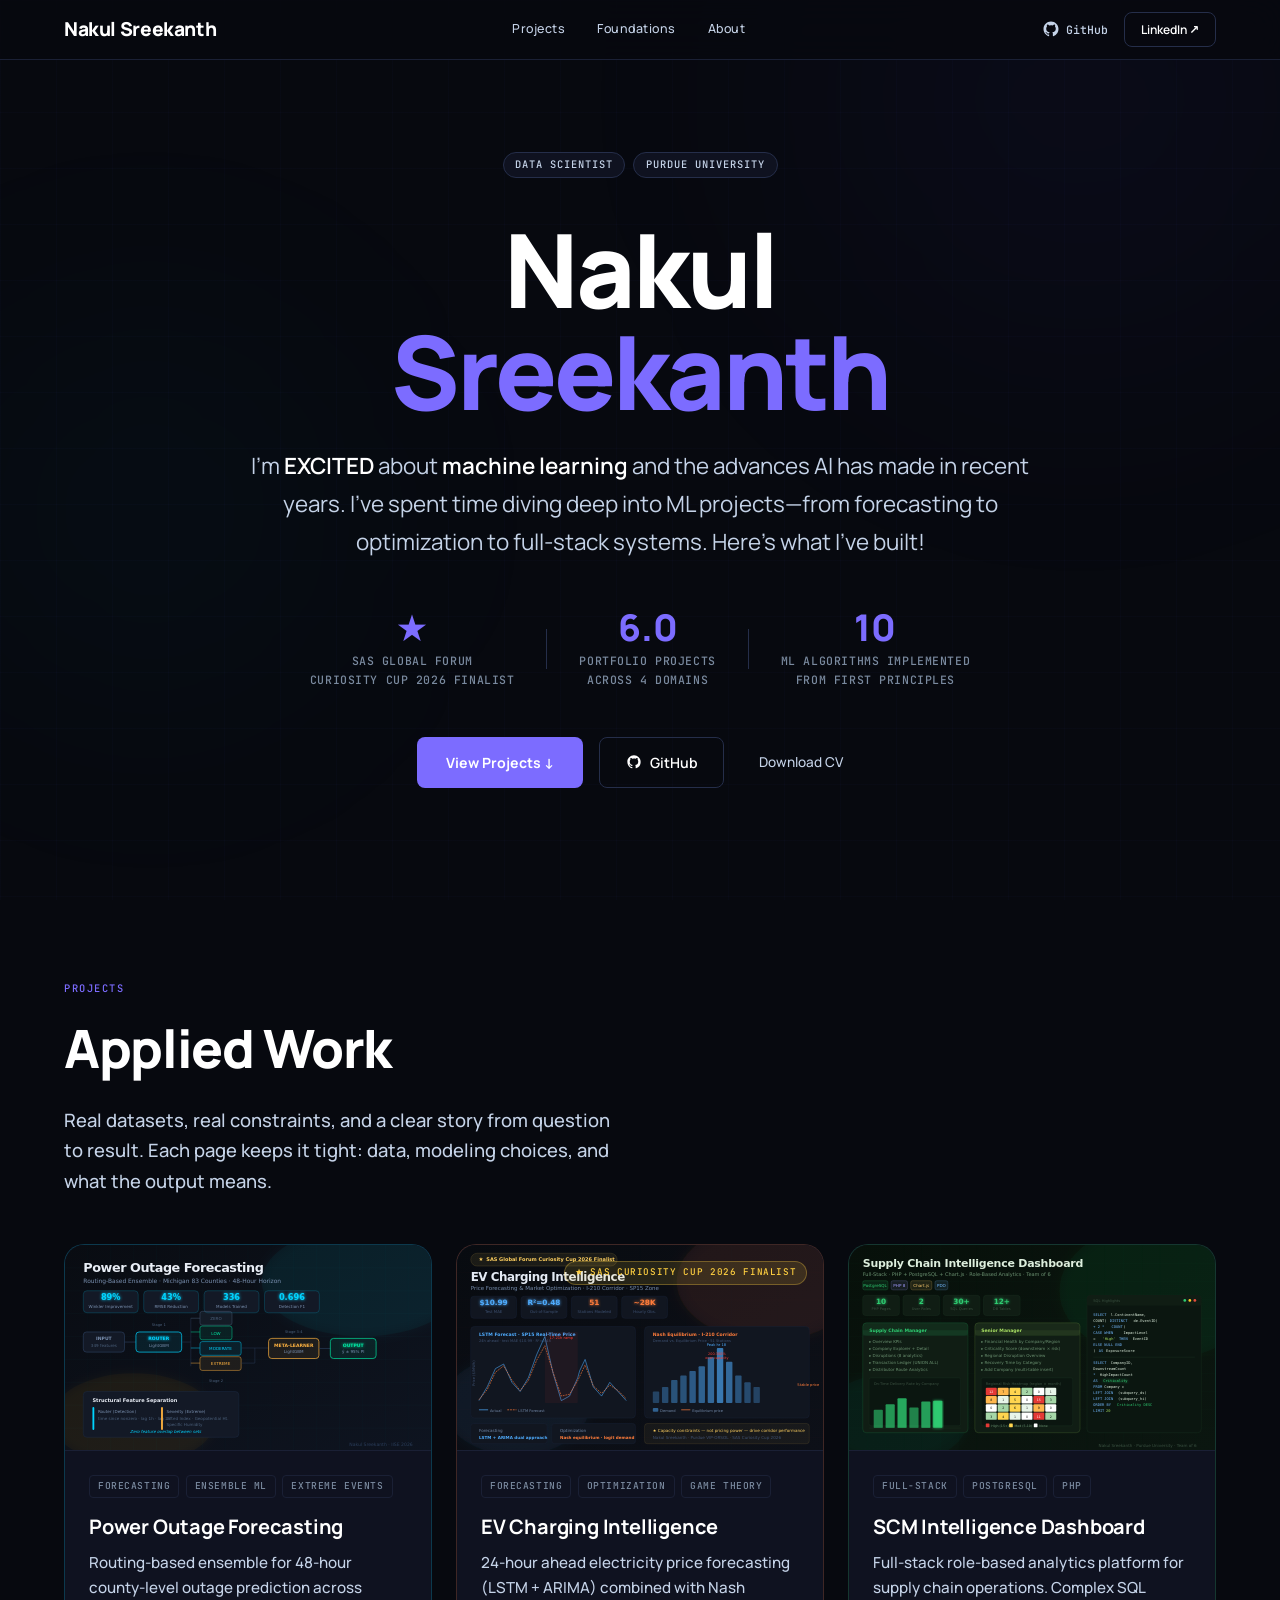
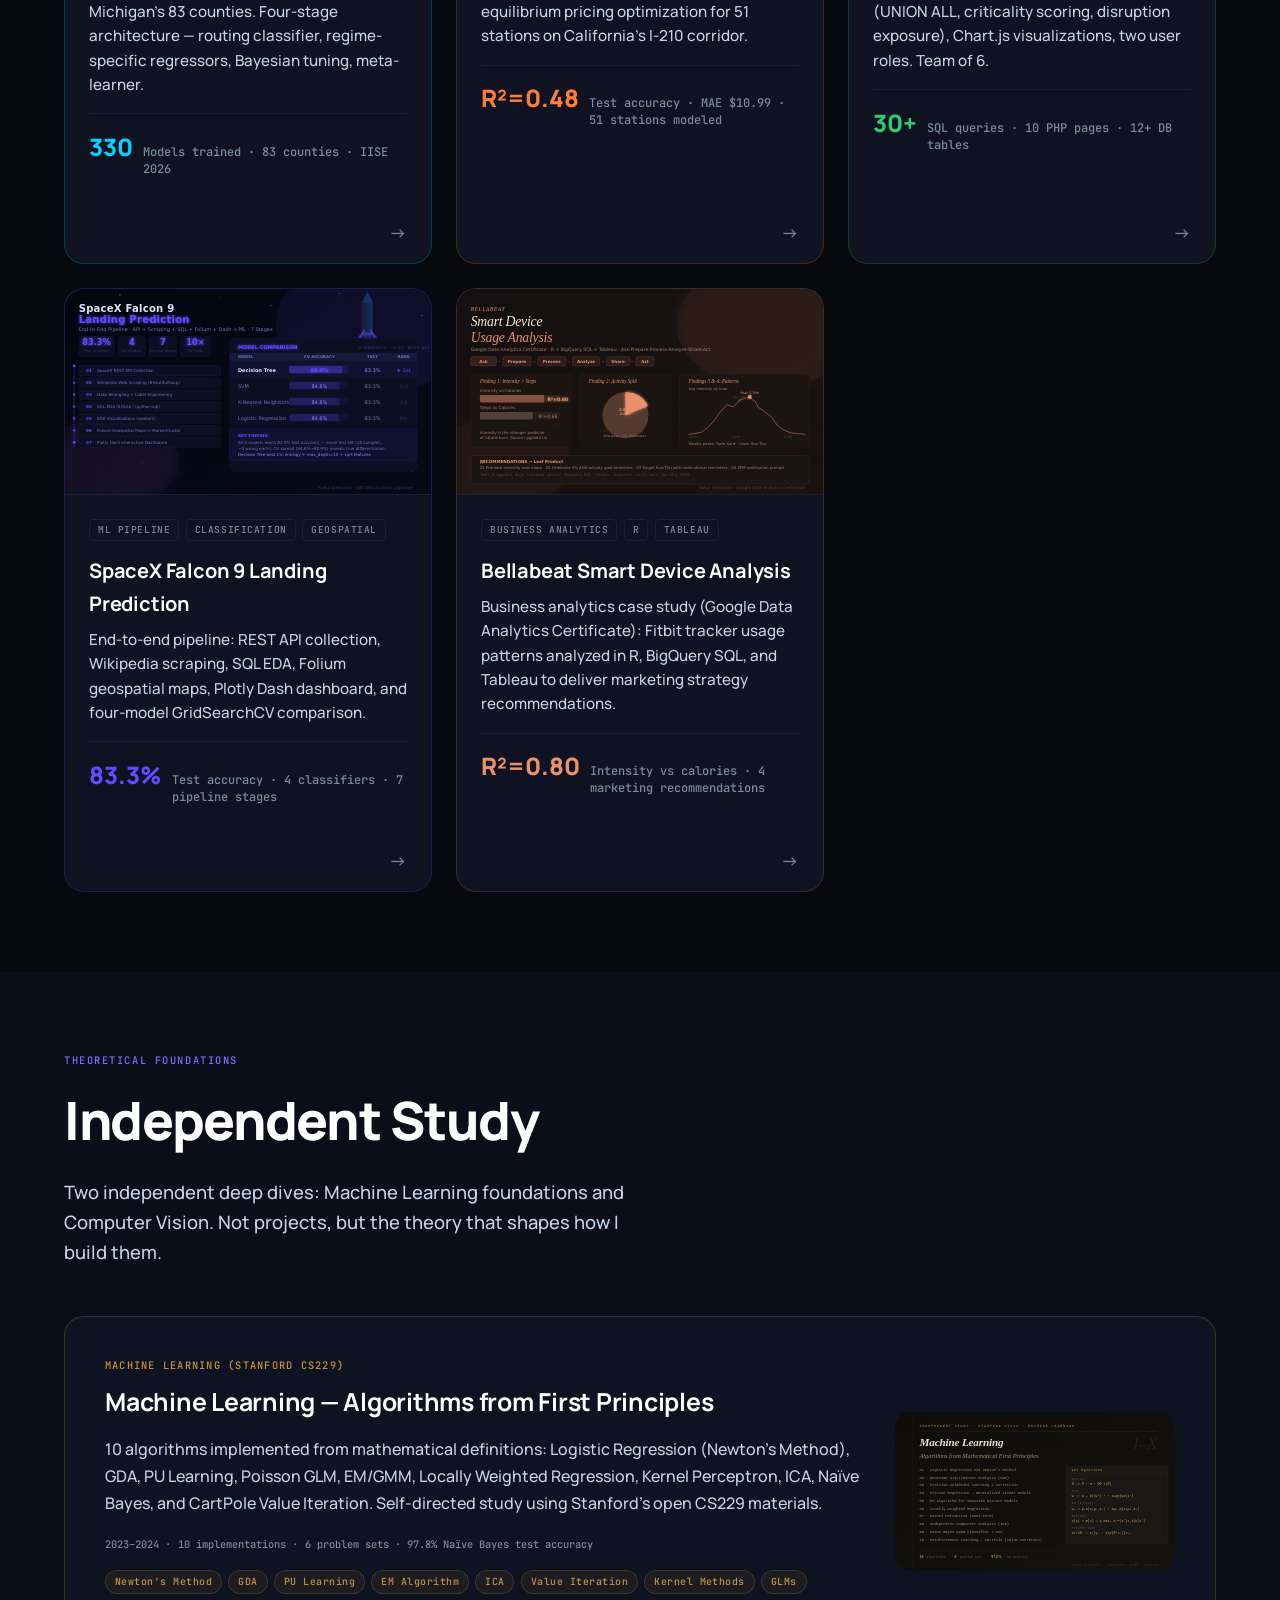
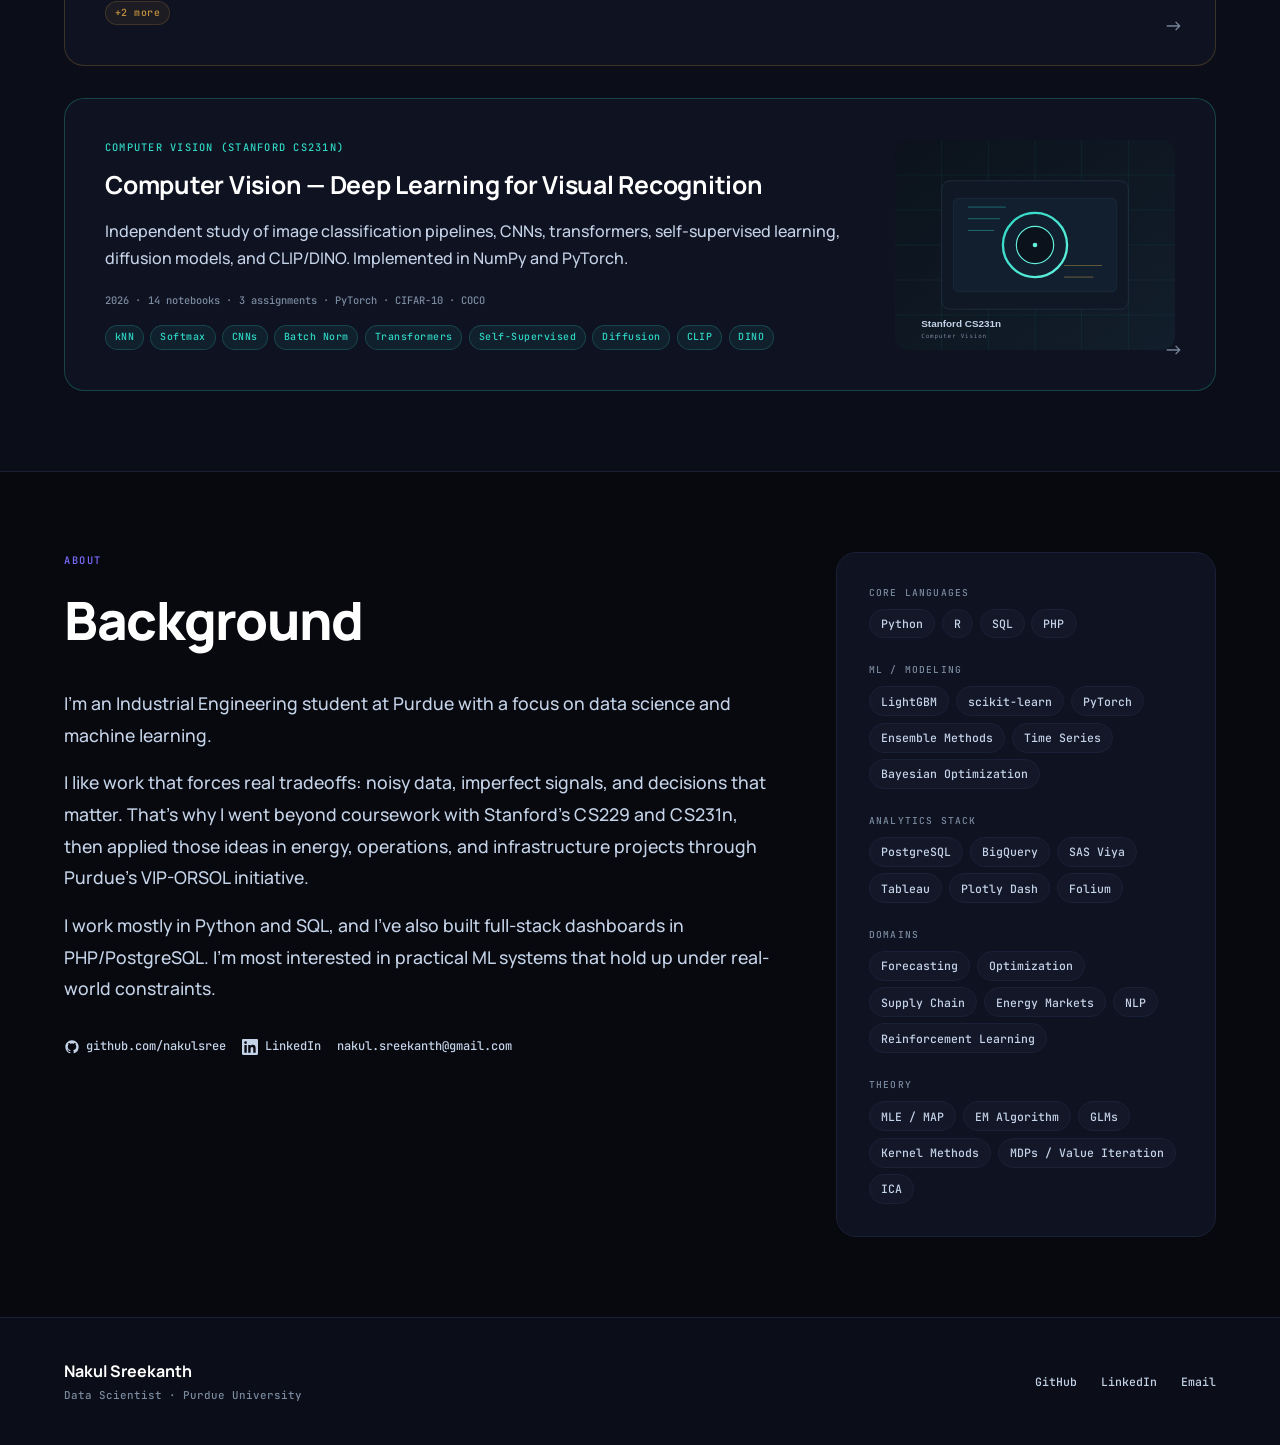
<file: index.html>
<!doctype html>
<html lang="en">
  <head>
    <!-- Google tag (gtag.js) -->
    <script
      async
      src="https://www.googletagmanager.com/gtag/js?id=G-9VL42DFD4Z"
    ></script>
    <script>
      window.dataLayer = window.dataLayer || [];
      function gtag() {
        dataLayer.push(arguments);
      }
      gtag("js", new Date());
      gtag("config", "G-9VL42DFD4Z");
    </script>
    <meta charset="UTF-8" />
    <meta name="viewport" content="width=device-width, initial-scale=1.0" />
    <meta
      name="description"
      content="Nakul Sreekanth — Data Scientist and Industrial Engineering student at Purdue University. Portfolio of ML, forecasting, optimization, and analytics projects across energy markets, supply chain, and smart devices."
    />
    <meta
      name="keywords"
      content="Nakul Sreekanth, data scientist, machine learning, Purdue, portfolio, forecasting, optimization, Python, R, SQL"
    />
    <meta name="author" content="Nakul Sreekanth" />
    <meta
      property="og:title"
      content="Nakul Sreekanth — Data Science Portfolio"
    />
    <meta
      property="og:description"
      content="Data Scientist · Purdue University · Projects in forecasting, optimization, ML, and analytics."
    />
    <meta property="og:type" content="website" />
    <title>Nakul Sreekanth — Data Science Portfolio</title>
    <link rel="stylesheet" href="assets/css/index.css" />
    <link rel="preconnect" href="https://fonts.googleapis.com" />
    <link
      href="https://fonts.googleapis.com/css2?family=Manrope:wght@300;400;500;600;700;800&family=JetBrains+Mono:wght@300;400;500&display=swap"
      rel="stylesheet"
    />
  </head>
  <body>
    <div class="bg-grid" aria-hidden="true"></div>
    <div class="bg-glow g1" aria-hidden="true"></div>
    <div class="bg-glow g2" aria-hidden="true"></div>

    <!-- ── NAV ── -->
    <nav class="nav" role="navigation" aria-label="Main navigation">
      <a href="#" class="nav-logo">Nakul Sreekanth</a>
      <div class="nav-links">
        <a href="#projects">Projects</a>
        <a href="#foundations">Foundations</a>
        <a href="#about">About</a>
      </div>
      <div class="nav-actions">
        <a
          href="https://github.com/nakulsree"
          class="nav-gh"
          target="_blank"
          rel="noopener noreferrer"
          aria-label="GitHub profile"
        >
          <svg width="18" height="18" viewBox="0 0 24 24" fill="currentColor">
            <path
              d="M12 2C6.477 2 2 6.484 2 12.017c0 4.425 2.865 8.18 6.839 9.504.5.092.682-.217.682-.483 0-.237-.008-.868-.013-1.703-2.782.605-3.369-1.343-3.369-1.343-.454-1.158-1.11-1.466-1.11-1.466-.908-.62.069-.608.069-.608 1.003.07 1.531 1.032 1.531 1.032.892 1.53 2.341 1.088 2.91.832.092-.647.35-1.088.636-1.338-2.22-.253-4.555-1.113-4.555-4.951 0-1.093.39-1.988 1.029-2.688-.103-.253-.446-1.272.098-2.65 0 0 .84-.27 2.75 1.026A9.564 9.564 0 0112 6.844c.85.004 1.705.115 2.504.337 1.909-1.296 2.747-1.027 2.747-1.027.546 1.379.202 2.398.1 2.651.64.7 1.028 1.595 1.028 2.688 0 3.848-2.339 4.695-4.566 4.943.359.309.678.92.678 1.855 0 1.338-.012 2.419-.012 2.747 0 .268.18.58.688.482A10.019 10.019 0 0022 12.017C22 6.484 17.522 2 12 2z"
            />
          </svg>
          GitHub
        </a>
        <!-- PLACEHOLDER: Replace with your LinkedIn URL -->
        <a
          href="https://linkedin.com/in/nakulsree"
          class="nav-cta"
          target="_blank"
          rel="noopener noreferrer"
          >LinkedIn ↗</a
        >
      </div>
    </nav>

    <!-- ── HERO ── -->
    <section class="hero" role="banner" aria-label="Introduction">
      <div class="hero-inner">
        <div class="hero-tag-row">
          <span class="hero-tag">Data Scientist</span>
          <span class="hero-tag">Purdue University</span>
          <!-- PLACEHOLDER: Update if graduated: replace "IE Student" with your actual status -->
        </div>

        <h1 class="hero-name">
          <span class="name-first">Nakul</span>
          <span class="name-last">Sreekanth</span>
        </h1>

        <p class="hero-tagline">
          I'm <em>EXCITED</em> about <em>machine learning</em> and the advances
          AI has made in recent years. I've spent time diving deep into ML
          projects—from forecasting to optimization to full-stack systems.
          Here's what I've built!
        </p>

        <div class="hero-highlights">
          <div class="hh-item">
            <div class="hh-val">★</div>
            <div class="hh-label">
              SAS Global Forum<br />Curiosity Cup 2026 Finalist
            </div>
          </div>
          <div class="hh-div" aria-hidden="true"></div>
          <div class="hh-item">
            <div class="hh-val"><span>6</span></div>
            <div class="hh-label">Portfolio projects<br />across 4 domains</div>
          </div>
          <div class="hh-div" aria-hidden="true"></div>
          <div class="hh-item">
            <div class="hh-val">>10</div>
            <div class="hh-label">
              ML algorithms implemented<br />from first principles
            </div>
          </div>
        </div>

        <div class="hero-ctas">
          <a href="#projects" class="btn-primary">View Projects ↓</a>
          <a
            href="https://github.com/nakulsree"
            class="btn-secondary"
            target="_blank"
            rel="noopener noreferrer"
          >
            <svg
              width="16"
              height="16"
              viewBox="0 0 24 24"
              fill="currentColor"
              aria-hidden="true"
            >
              <path
                d="M12 2C6.477 2 2 6.484 2 12.017c0 4.425 2.865 8.18 6.839 9.504.5.092.682-.217.682-.483 0-.237-.008-.868-.013-1.703-2.782.605-3.369-1.343-3.369-1.343-.454-1.158-1.11-1.466-1.11-1.466-.908-.62.069-.608.069-.608 1.003.07 1.531 1.032 1.531 1.032.892 1.53 2.341 1.088 2.91.832.092-.647.35-1.088.636-1.338-2.22-.253-4.555-1.113-4.555-4.951 0-1.093.39-1.988 1.029-2.688-.103-.253-.446-1.272.098-2.65 0 0 .84-.27 2.75 1.026A9.564 9.564 0 0112 6.844c.85.004 1.705.115 2.504.337 1.909-1.296 2.747-1.027 2.747-1.027.546 1.379.202 2.398.1 2.651.64.7 1.028 1.595 1.028 2.688 0 3.848-2.339 4.695-4.566 4.943.359.309.678.92.678 1.855 0 1.338-.012 2.419-.012 2.747 0 .268.18.58.688.482A10.019 10.019 0 0022 12.017C22 6.484 17.522 2 12 2z"
              />
            </svg>
            GitHub
          </a>
          <a
            href="Nakul_Sreekanth_Resume_2026_Portfolio.pdf"
            class="btn-ghost"
            target="_blank"
            >Download CV</a
          >
        </div>
      </div>
    </section>

    <!-- ── PROJECTS ── -->
    <section id="projects" class="section" aria-labelledby="projects-heading">
      <div class="section-inner">
        <div class="section-header">
          <div class="section-label">Projects</div>
          <h2 id="projects-heading">Applied Work</h2>
          <p class="section-desc">
            Real datasets, real constraints, and a clear story from question to
            result. Each page keeps it tight: data, modeling choices, and what
            the output means.
          </p>
        </div>

        <div class="projects-grid">
          <!-- PROJECT 1: Power Outage Forecasting -->
          <a
            href="power-outage-forecasting/power-outage-forecasting.html"
            class="project-card pc-outage"
            aria-label="Power Outage Forecasting project"
          >
            <div class="pc-thumb">
              <img
                src="power-outage-forecasting/assets/images/power-outage-forecasting-thumbnail.svg"
                alt="Power Outage Forecasting — four-stage routing ensemble architecture"
                loading="lazy"
              />
            </div>
            <div class="pc-content">
              <div class="pc-tags">
                <span>Forecasting</span><span>Ensemble ML</span
                ><span>Extreme Events</span>
              </div>
              <h3 class="pc-title">Power Outage Forecasting</h3>
              <p class="pc-desc">
                Routing-based ensemble for 48-hour county-level outage
                prediction across Michigan's 83 counties. Four-stage
                architecture — routing classifier, regime-specific regressors,
                Bayesian tuning, meta-learner.
              </p>
              <div class="pc-metric">
                <span class="pm-val">330</span>
                <span class="pm-label"
                  >Models trained · 83 counties · IISE 2026</span
                >
              </div>
            </div>
            <div class="pc-arrow" aria-hidden="true">→</div>
          </a>

          <!-- PROJECT 2: EV Charging Intelligence -->
          <a
            href="ev-charging-intelligence/ev-charging-intelligence.html"
            class="project-card pc-ev"
            aria-label="EV Charging Intelligence project"
          >
            <div class="pc-award" role="note">
              ★ SAS Curiosity Cup 2026 Finalist
            </div>
            <div class="pc-thumb">
              <img
                src="ev-charging-intelligence/assets/images/ev-charging-intelligence-thumbnail.svg"
                alt="EV Charging Intelligence — LSTM forecasting and Nash equilibrium optimization"
                loading="lazy"
              />
            </div>
            <div class="pc-content">
              <div class="pc-tags">
                <span>Forecasting</span><span>Optimization</span
                ><span>Game Theory</span>
              </div>
              <h3 class="pc-title">EV Charging Intelligence</h3>
              <p class="pc-desc">
                24-hour ahead electricity price forecasting (LSTM + ARIMA)
                combined with Nash equilibrium pricing optimization for 51
                stations on California's I-210 corridor.
              </p>
              <div class="pc-metric">
                <span class="pm-val">R²=0.48</span>
                <span class="pm-label"
                  >Test accuracy · MAE $10.99 · 51 stations modeled</span
                >
              </div>
            </div>
            <div class="pc-arrow" aria-hidden="true">→</div>
          </a>

          <!-- PROJECT 3: SCM Dashboard -->
          <a
            href="scm-dashboard/scm-dashboard.html"
            class="project-card pc-scm"
            aria-label="Supply Chain Management Dashboard project"
          >
            <div class="pc-thumb">
              <img
                src="scm-dashboard/assets/images/scm-dashboard-thumbnail.svg"
                alt="SCM Intelligence Dashboard — role-based supply chain analytics platform"
                loading="lazy"
              />
            </div>
            <div class="pc-content">
              <div class="pc-tags">
                <span>Full-Stack</span><span>PostgreSQL</span><span>PHP</span>
              </div>
              <h3 class="pc-title">SCM Intelligence Dashboard</h3>
              <p class="pc-desc">
                Full-stack role-based analytics platform for supply chain
                operations. Complex SQL (UNION ALL, criticality scoring,
                disruption exposure), Chart.js visualizations, two user roles.
                Team of 6.
              </p>
              <div class="pc-metric">
                <span class="pm-val">30+</span>
                <span class="pm-label"
                  >SQL queries · 10 PHP pages · 12+ DB tables</span
                >
              </div>
            </div>
            <div class="pc-arrow" aria-hidden="true">→</div>
          </a>

          <!-- PROJECT 4: SpaceX Landing -->
          <a
            href="spacex-landing/spacex-landing.html"
            class="project-card pc-spacex"
            aria-label="SpaceX Falcon 9 Landing Prediction project"
          >
            <div class="pc-thumb">
              <img
                src="spacex-landing/assets/images/spacex-landing-thumbnail.svg"
                alt="SpaceX Falcon 9 Landing Prediction — 7-stage ML pipeline"
                loading="lazy"
              />
            </div>
            <div class="pc-content">
              <div class="pc-tags">
                <span>ML Pipeline</span><span>Classification</span
                ><span>Geospatial</span>
              </div>
              <h3 class="pc-title">SpaceX Falcon 9 Landing Prediction</h3>
              <p class="pc-desc">
                End-to-end pipeline: REST API collection, Wikipedia scraping,
                SQL EDA, Folium geospatial maps, Plotly Dash dashboard, and
                four-model GridSearchCV comparison.
              </p>
              <div class="pc-metric">
                <span class="pm-val">83.3%</span>
                <span class="pm-label"
                  >Test accuracy · 4 classifiers · 7 pipeline stages</span
                >
              </div>
            </div>
            <div class="pc-arrow" aria-hidden="true">→</div>
          </a>

          <!-- PROJECT 5: Bellabeat -->
          <a
            href="bellabeat-case-study/bellabeat-case-study.html"
            class="project-card pc-bella"
            aria-label="Bellabeat Smart Device Case Study project"
          >
            <div class="pc-thumb">
              <img
                src="bellabeat-case-study/assets/images/bellabeat-case-study-thumbnail.svg"
                alt="Bellabeat Smart Device Usage Analysis — R, SQL, Tableau case study"
                loading="lazy"
              />
            </div>
            <div class="pc-content">
              <div class="pc-tags">
                <span>Business Analytics</span><span>R</span
                ><span>Tableau</span>
              </div>
              <h3 class="pc-title">Bellabeat Smart Device Analysis</h3>
              <p class="pc-desc">
                Business analytics case study (Google Data Analytics
                Certificate): Fitbit tracker usage patterns analyzed in R,
                BigQuery SQL, and Tableau to deliver marketing strategy
                recommendations.
              </p>
              <div class="pc-metric">
                <span class="pm-val">R²=0.80</span>
                <span class="pm-label"
                  >Intensity vs calories · 4 marketing recommendations</span
                >
              </div>
            </div>
            <div class="pc-arrow" aria-hidden="true">→</div>
          </a>
        </div>
      </div>
    </section>

    <!-- ── FOUNDATIONS ── -->
    <section
      id="foundations"
      class="section section-foundations"
      aria-labelledby="foundations-heading"
    >
      <div class="section-inner">
        <div class="section-header">
          <div class="section-label">Theoretical Foundations</div>
          <h2 id="foundations-heading">Independent Study</h2>
          <p class="section-desc">
            Two independent deep dives: Machine Learning foundations and
            Computer Vision. Not projects, but the theory that shapes how I
            build them.
          </p>
        </div>

        <div class="foundations-grid">
          <a
            href="cs229-independent-study/cs229-independent-study.html"
            class="foundations-card"
            aria-label="Stanford CS229 Independent Study"
          >
            <div class="fc-left">
              <div class="fc-course">Machine Learning (Stanford CS229)</div>
              <h3 class="fc-title">
                Machine Learning — Algorithms from First Principles
              </h3>
              <p class="fc-desc">
                10 algorithms implemented from mathematical definitions:
                Logistic Regression (Newton's Method), GDA, PU Learning, Poisson
                GLM, EM/GMM, Locally Weighted Regression, Kernel Perceptron,
                ICA, Naïve Bayes, and CartPole Value Iteration. Self-directed
                study using Stanford's open CS229 materials.
              </p>
              <div class="fc-meta">
                <span>2023–2024</span>
                <span>·</span>
                <span>10 implementations</span>
                <span>·</span>
                <span>6 problem sets</span>
                <span>·</span>
                <span>97.8% Naïve Bayes test accuracy</span>
              </div>
              <div class="fc-topics">
                <span>Newton's Method</span><span>GDA</span
                ><span>PU Learning</span> <span>EM Algorithm</span
                ><span>ICA</span><span>Value Iteration</span>
                <span>Kernel Methods</span><span>GLMs</span><span>+2 more</span>
              </div>
            </div>
            <div class="fc-right">
              <img
                src="cs229-independent-study/assets/images/cs229-independent-study-thumbnail.svg"
                alt="CS229 study thumbnail showing 10 algorithm list and key equations"
                loading="lazy"
              />
            </div>
            <div class="fc-arrow" aria-hidden="true">→</div>
          </a>

          <a
            href="cs231n-computer-vision/cs231n-computer-vision.html"
            class="foundations-card fc-cv"
            aria-label="Stanford CS231n Computer Vision Independent Study"
          >
            <div class="fc-left">
              <div class="fc-course">Computer Vision (Stanford CS231n)</div>
              <h3 class="fc-title">
                Computer Vision — Deep Learning for Visual Recognition
              </h3>
              <p class="fc-desc">
                Independent study of image classification pipelines, CNNs,
                transformers, self-supervised learning, diffusion models, and
                CLIP/DINO. Implemented in NumPy and PyTorch.
              </p>
              <div class="fc-meta">
                <span>2026</span>
                <span>·</span>
                <span>14 notebooks</span>
                <span>·</span>
                <span>3 assignments</span>
                <span>·</span>
                <span>PyTorch · CIFAR-10 · COCO</span>
              </div>
              <div class="fc-topics">
                <span>kNN</span><span>Softmax</span><span>CNNs</span>
                <span>Batch Norm</span><span>Transformers</span>
                <span>Self-Supervised</span><span>Diffusion</span>
                <span>CLIP</span><span>DINO</span>
              </div>
            </div>
            <div class="fc-right">
              <img
                src="cs231n-computer-vision/assets/images/cs231n-computer-vision-thumbnail.svg"
                alt="CS231n study thumbnail showing a stylized camera lens"
                loading="lazy"
              />
            </div>
            <div class="fc-arrow" aria-hidden="true">→</div>
          </a>
        </div>
      </div>
    </section>

    <!-- ── ABOUT ── -->
    <section
      id="about"
      class="section section-about"
      aria-labelledby="about-heading"
    >
      <div class="section-inner about-layout">
        <div class="about-left">
          <div class="section-label">About</div>
          <h2 id="about-heading">Background</h2>
          <p>
            I'm an Industrial Engineering student at Purdue with a focus on data
            science and machine learning.
          </p>
          <p>
            I like work that forces real tradeoffs: noisy data, imperfect
            signals, and decisions that matter. That's why I went beyond
            coursework with Stanford's CS229 and CS231n, then applied those
            ideas in energy, operations, and infrastructure projects through
            Purdue's VIP-ORSOL initiative.
          </p>
          <p>
            I work mostly in Python and SQL, and I've also built full-stack
            dashboards in PHP/PostgreSQL. I'm most interested in practical ML
            systems that hold up under real-world constraints.
          </p>
          <!-- PLACEHOLDER: Add a personal note or update this bio as appropriate -->

          <div class="about-links">
            <a
              href="https://github.com/nakulsree"
              class="about-link"
              target="_blank"
              rel="noopener noreferrer"
            >
              <svg
                width="16"
                height="16"
                viewBox="0 0 24 24"
                fill="currentColor"
                aria-hidden="true"
              >
                <path
                  d="M12 2C6.477 2 2 6.484 2 12.017c0 4.425 2.865 8.18 6.839 9.504.5.092.682-.217.682-.483 0-.237-.008-.868-.013-1.703-2.782.605-3.369-1.343-3.369-1.343-.454-1.158-1.11-1.466-1.11-1.466-.908-.62.069-.608.069-.608 1.003.07 1.531 1.032 1.531 1.032.892 1.53 2.341 1.088 2.91.832.092-.647.35-1.088.636-1.338-2.22-.253-4.555-1.113-4.555-4.951 0-1.093.39-1.988 1.029-2.688-.103-.253-.446-1.272.098-2.65 0 0 .84-.27 2.75 1.026A9.564 9.564 0 0112 6.844c.85.004 1.705.115 2.504.337 1.909-1.296 2.747-1.027 2.747-1.027.546 1.379.202 2.398.1 2.651.64.7 1.028 1.595 1.028 2.688 0 3.848-2.339 4.695-4.566 4.943.359.309.678.92.678 1.855 0 1.338-.012 2.419-.012 2.747 0 .268.18.58.688.482A10.019 10.019 0 0022 12.017C22 6.484 17.522 2 12 2z"
                />
                f
              </svg>
              github.com/nakulsree
            </a>
            <!-- PLACEHOLDER: Replace with your LinkedIn URL -->
            <a
              href="https://linkedin.com/in/nakulsree"
              class="about-link"
              target="_blank"
              rel="noopener noreferrer"
            >
              <svg
                width="16"
                height="16"
                viewBox="0 0 24 24"
                fill="currentColor"
                aria-hidden="true"
              >
                <path
                  d="M20.447 20.452h-3.554v-5.569c0-1.328-.027-3.037-1.852-3.037-1.853 0-2.136 1.445-2.136 2.939v5.667H9.351V9h3.414v1.561h.046c.477-.9 1.637-1.85 3.37-1.85 3.601 0 4.267 2.37 4.267 5.455v6.286zM5.337 7.433a2.062 2.062 0 01-2.063-2.065 2.064 2.064 0 112.063 2.065zm1.782 13.019H3.555V9h3.564v11.452zM22.225 0H1.771C.792 0 0 .774 0 1.729v20.542C0 23.227.792 24 1.771 24h20.451C23.2 24 24 23.227 24 22.271V1.729C24 .774 23.2 0 22.222 0h.003z"
                />
              </svg>
              LinkedIn
            </a>
            <a href="mailto:nakul.sreekanth@gmail.com" class="about-link"
              >nakul.sreekanth@gmail.com</a
            >
          </div>
        </div>

        <div class="about-right">
          <div class="skills-panel">
            <div class="sp-section">
              <div class="sp-label">Core Languages</div>
              <div class="sp-chips">
                <span>Python</span><span>R</span><span>SQL</span
                ><span>PHP</span>
              </div>
            </div>
            <div class="sp-section">
              <div class="sp-label">ML / Modeling</div>
              <div class="sp-chips">
                <span>LightGBM</span><span>scikit-learn</span
                ><span>PyTorch</span> <span>Ensemble Methods</span
                ><span>Time Series</span>
                <span>Bayesian Optimization</span>
              </div>
            </div>
            <div class="sp-section">
              <div class="sp-label">Analytics Stack</div>
              <div class="sp-chips">
                <span>PostgreSQL</span><span>BigQuery</span
                ><span>SAS Viya</span> <span>Tableau</span
                ><span>Plotly Dash</span><span>Folium</span>
              </div>
            </div>
            <div class="sp-section">
              <div class="sp-label">Domains</div>
              <div class="sp-chips">
                <span>Forecasting</span><span>Optimization</span>
                <span>Supply Chain</span><span>Energy Markets</span>
                <span>NLP</span><span>Reinforcement Learning</span>
              </div>
            </div>
            <div class="sp-section">
              <div class="sp-label">Theory</div>
              <div class="sp-chips">
                <span>MLE / MAP</span><span>EM Algorithm</span> <span>GLMs</span
                ><span>Kernel Methods</span> <span>MDPs / Value Iteration</span
                ><span>ICA</span>
              </div>
            </div>
          </div>
        </div>
      </div>
    </section>

    <!-- ── FOOTER ── -->
    <footer class="footer" role="contentinfo">
      <div class="footer-inner">
        <div class="footer-left">
          <div class="footer-name">Nakul Sreekanth</div>
          <div class="footer-sub">Data Scientist · Purdue University</div>
        </div>
        <div class="footer-links">
          <a
            href="https://github.com/nakulsree"
            target="_blank"
            rel="noopener noreferrer"
            >GitHub</a
          >
          <a
            href="https://linkedin.com/in/nakulsree"
            target="_blank"
            rel="noopener noreferrer"
            >LinkedIn</a
          >
          <a href="mailto:nakul.sreekanth@gmail.com">Email</a>
        </div>
      </div>
    </footer>

    <script src="assets/js/index.js"></script>
  </body>
</html>
</file>
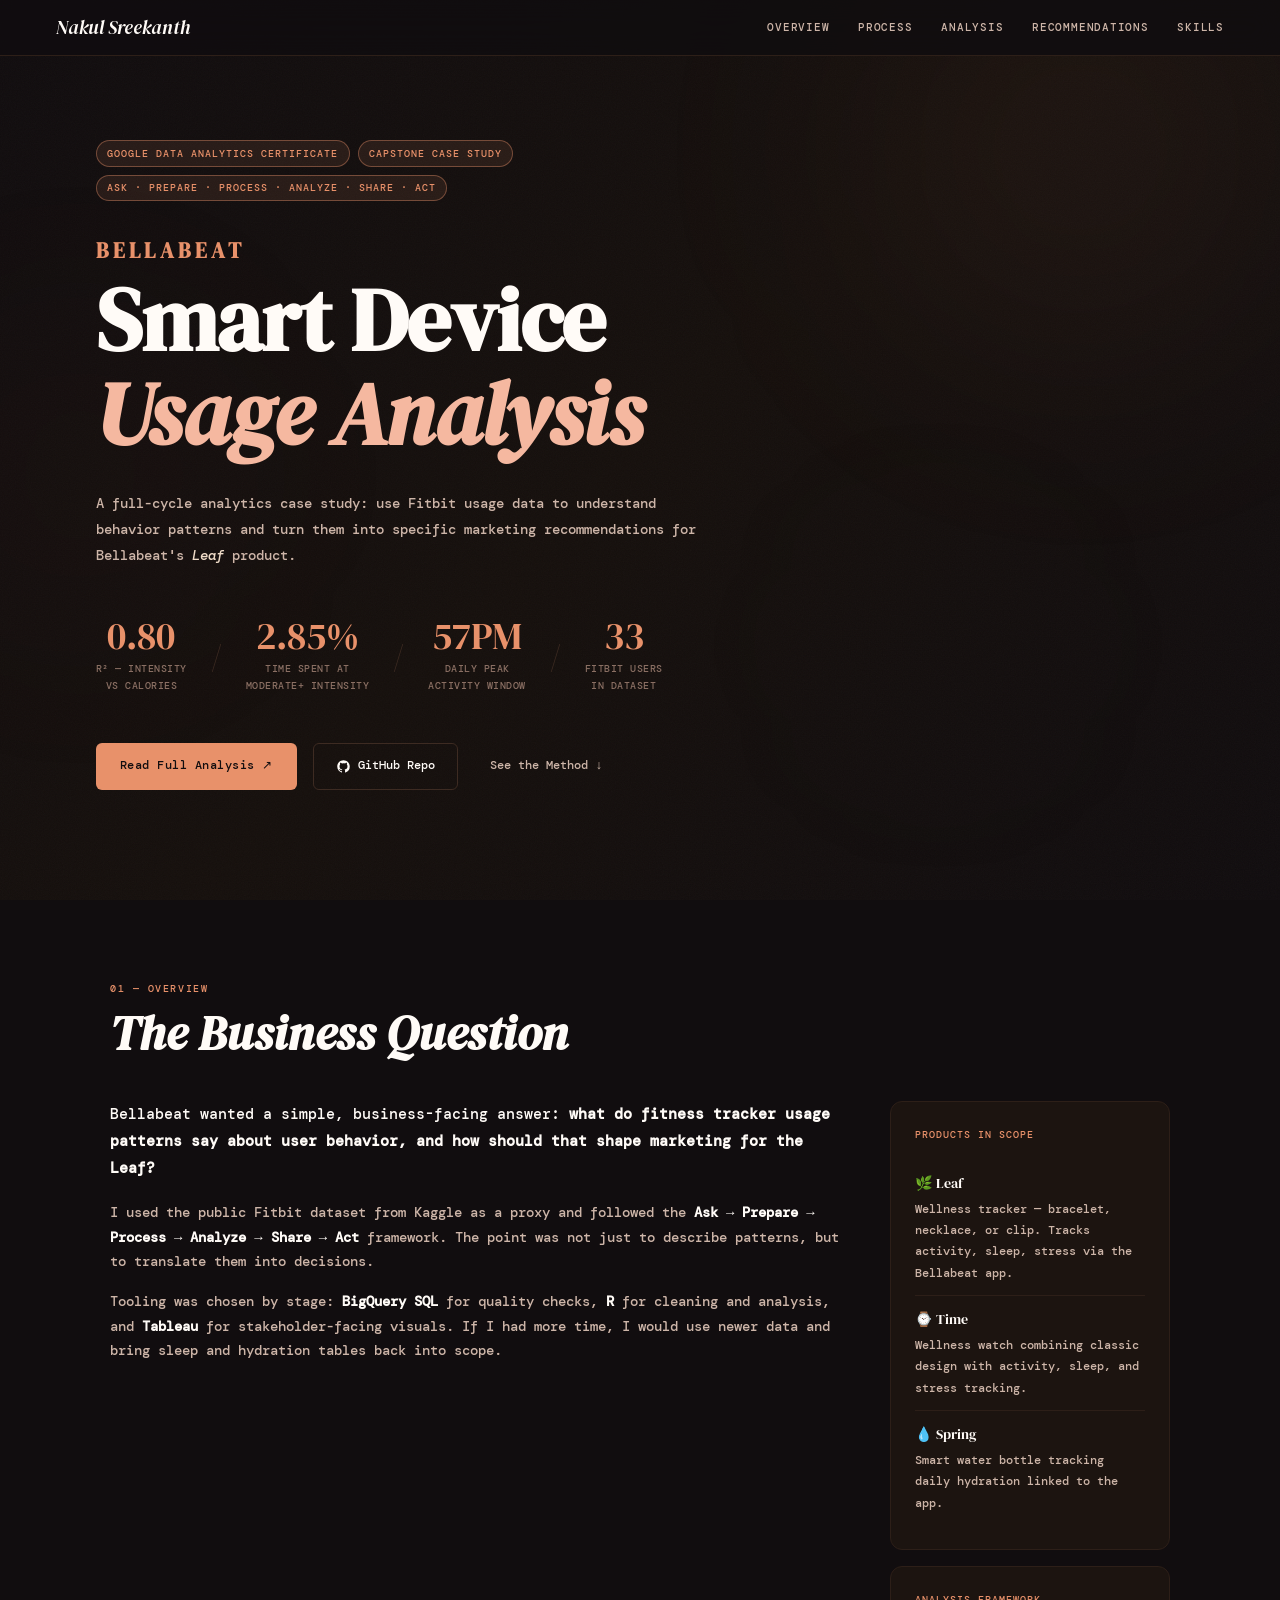
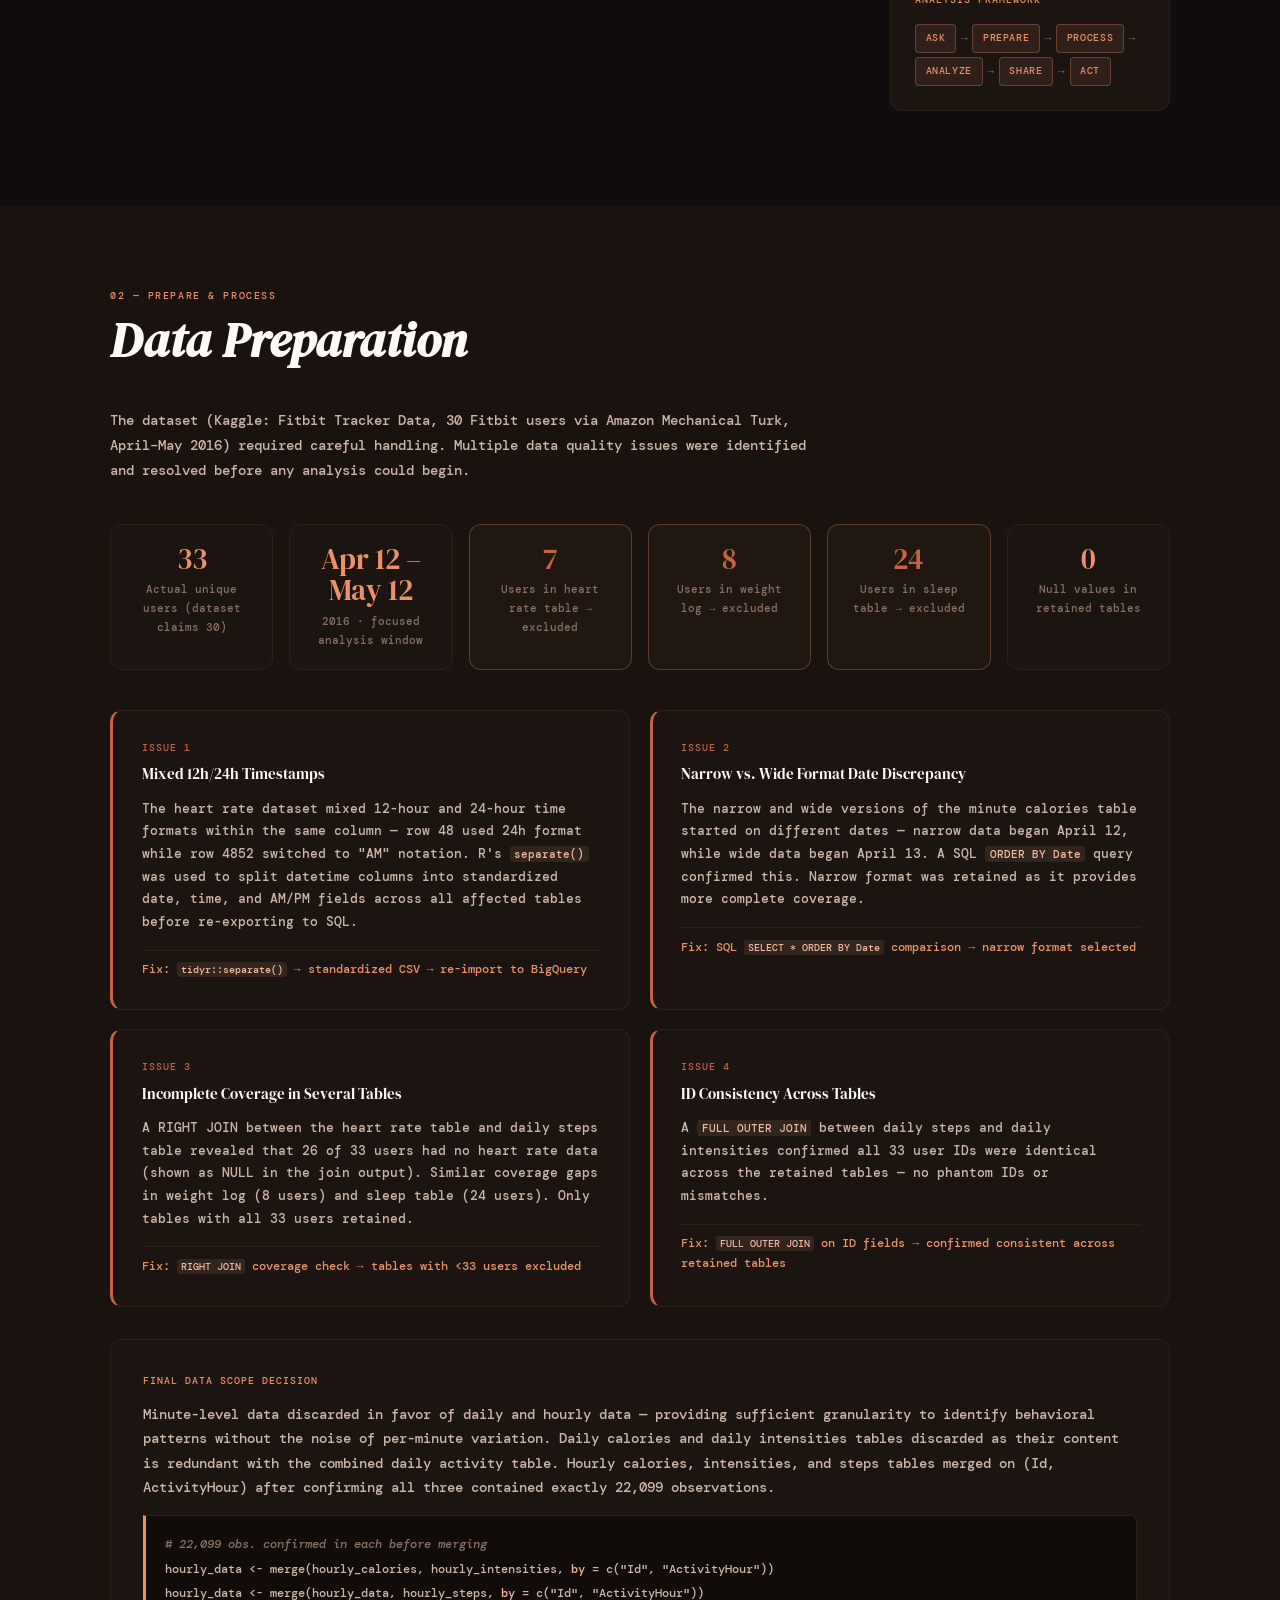
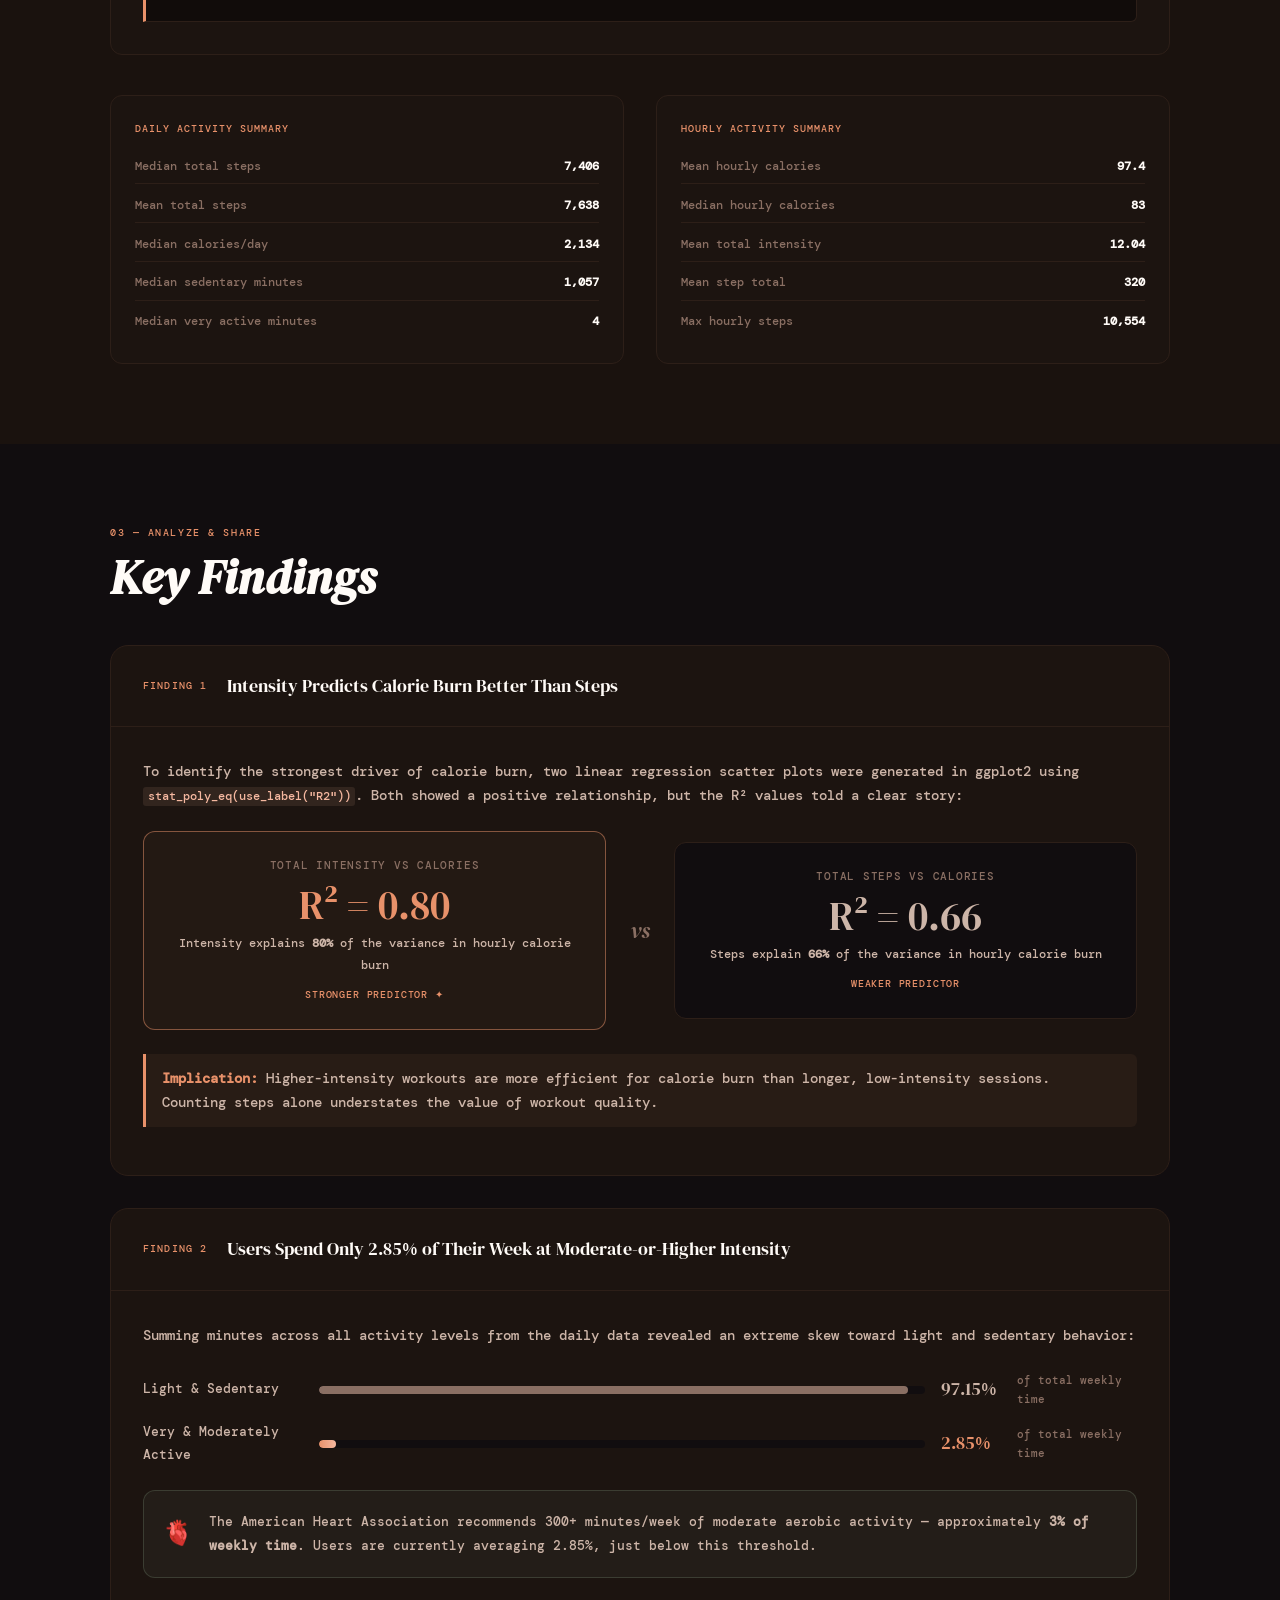
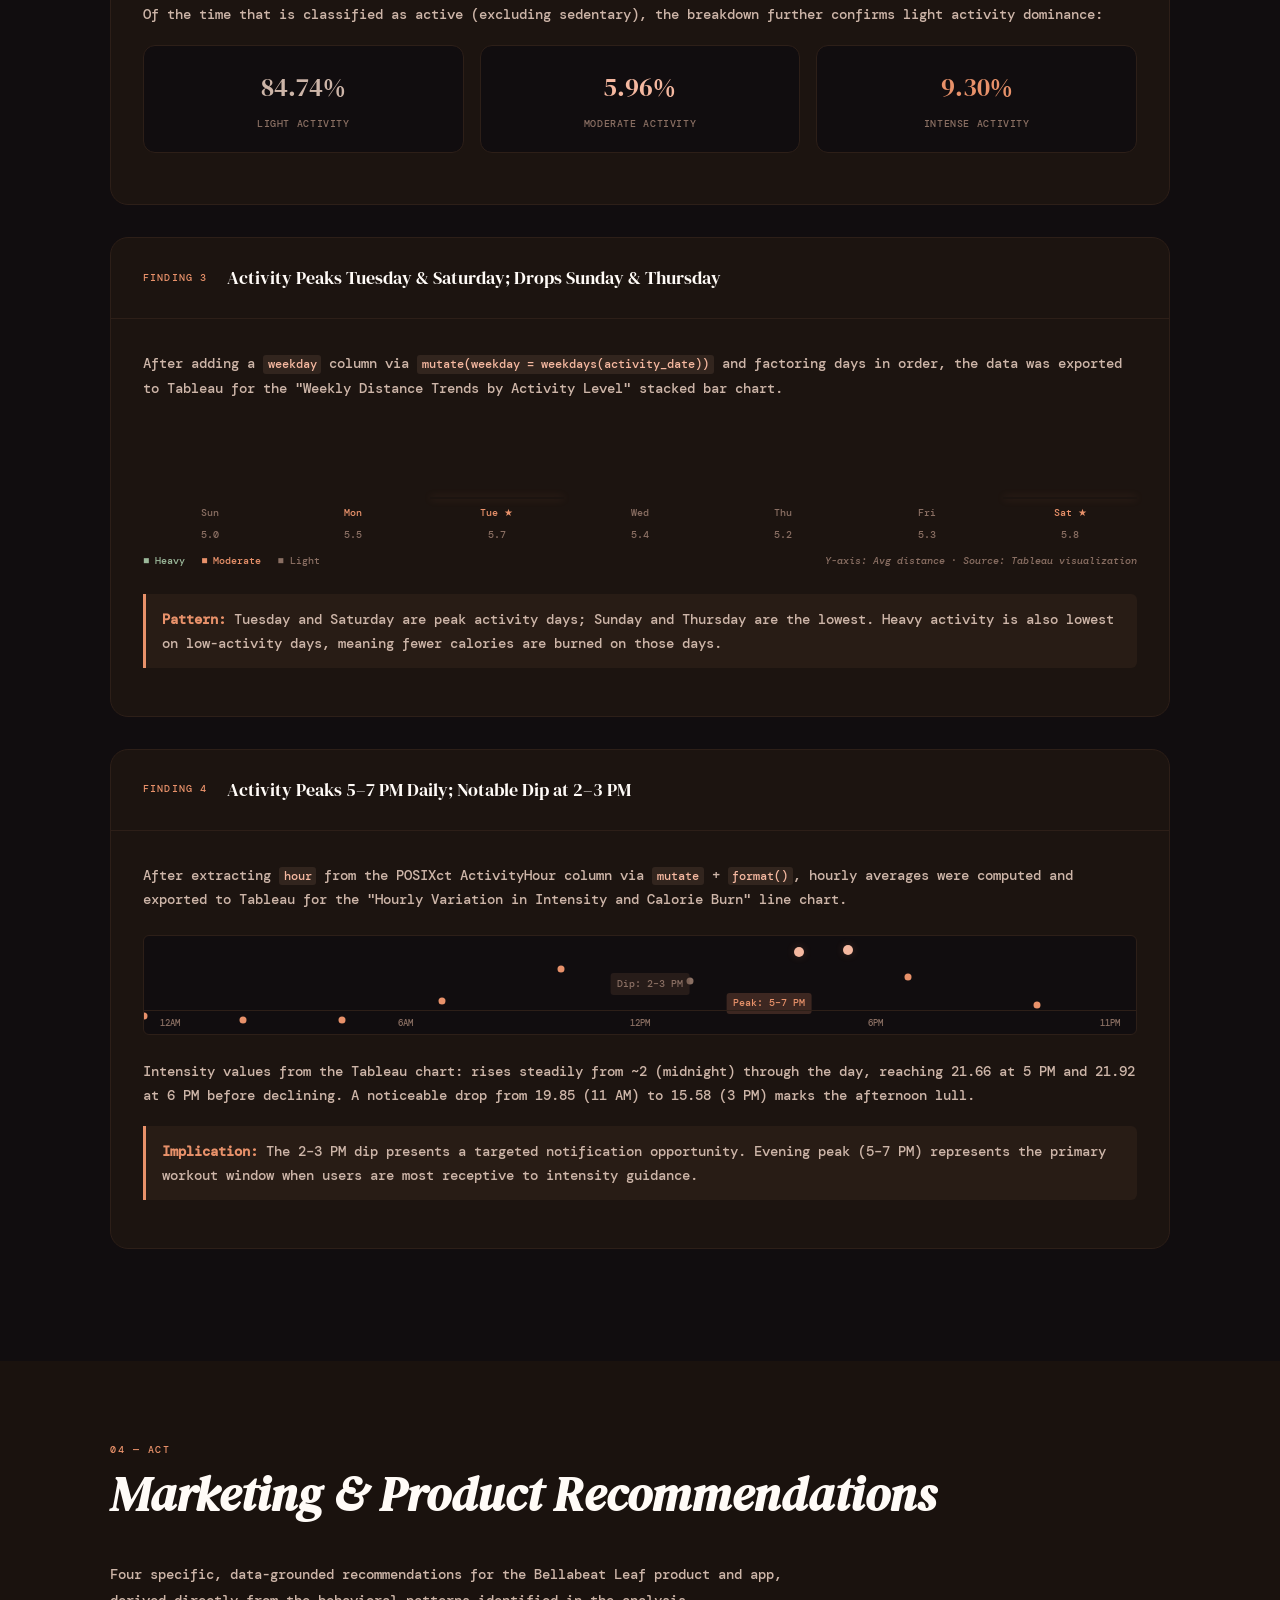
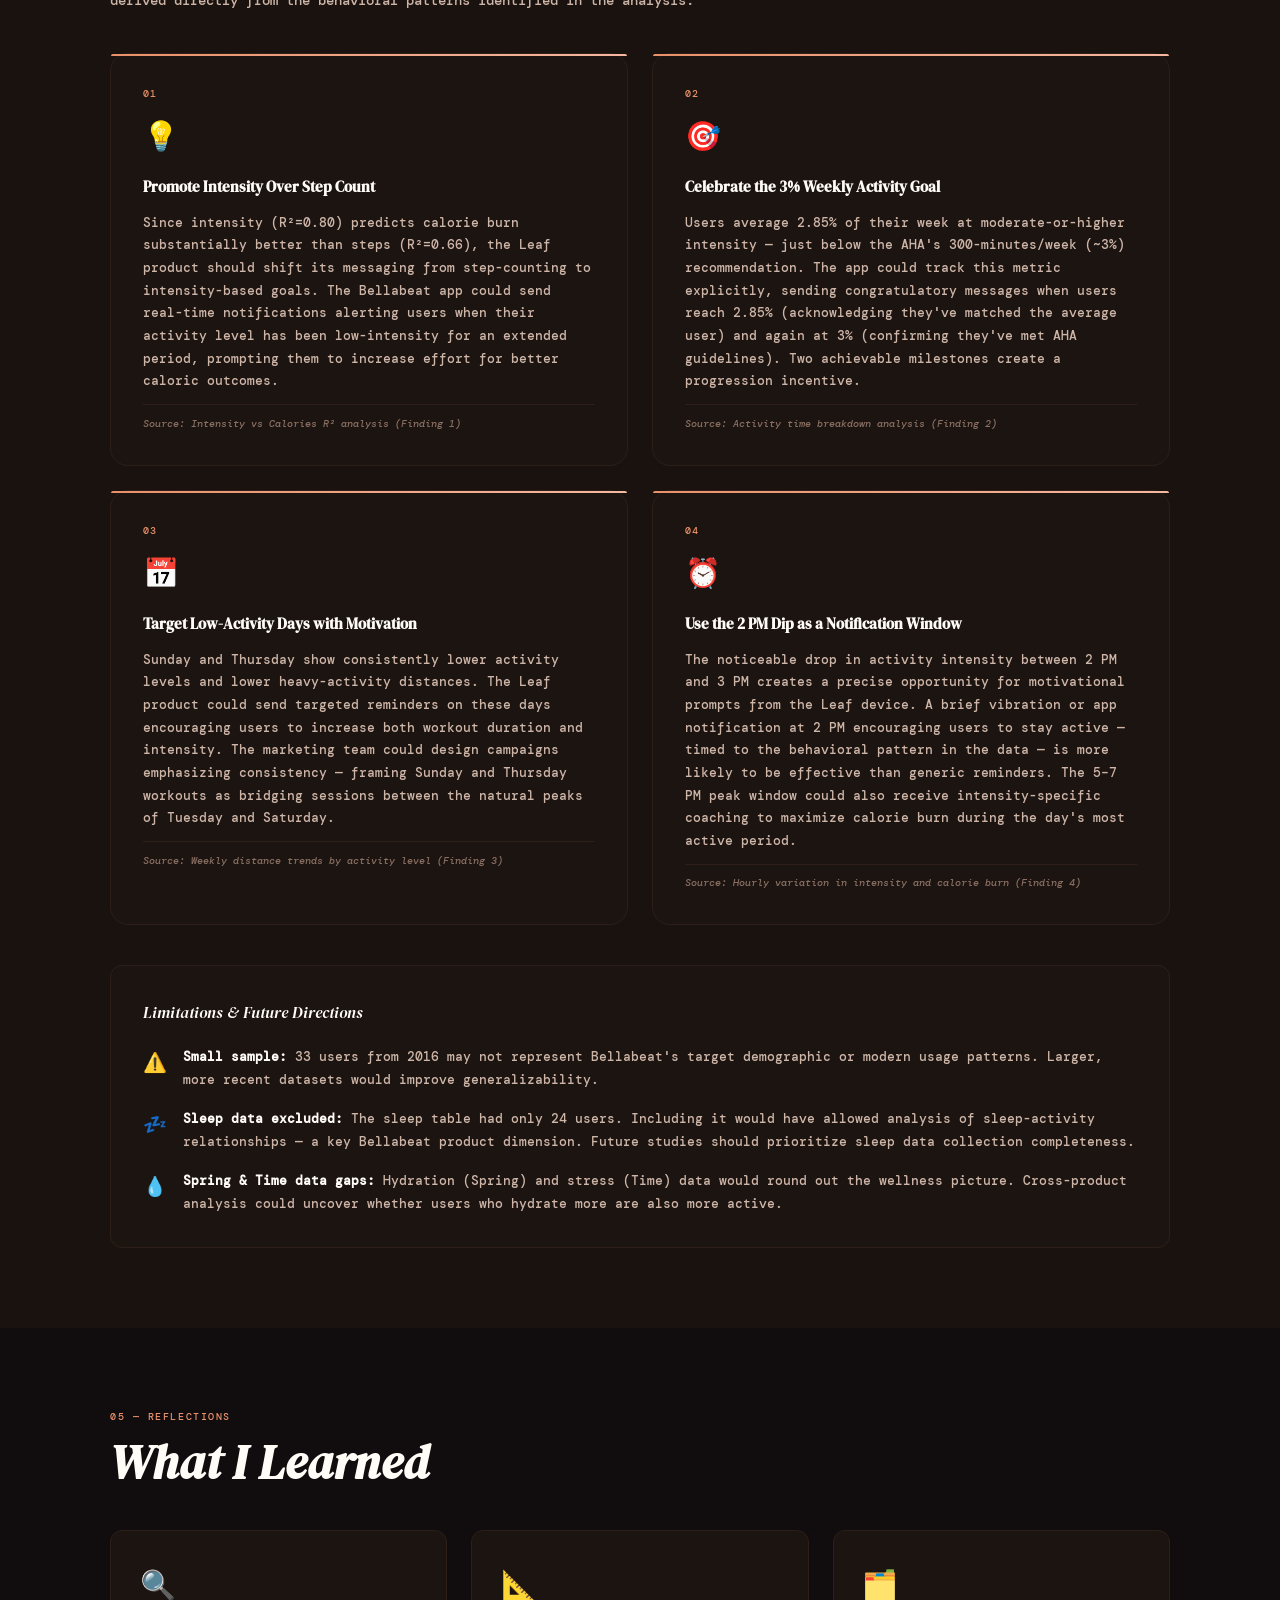
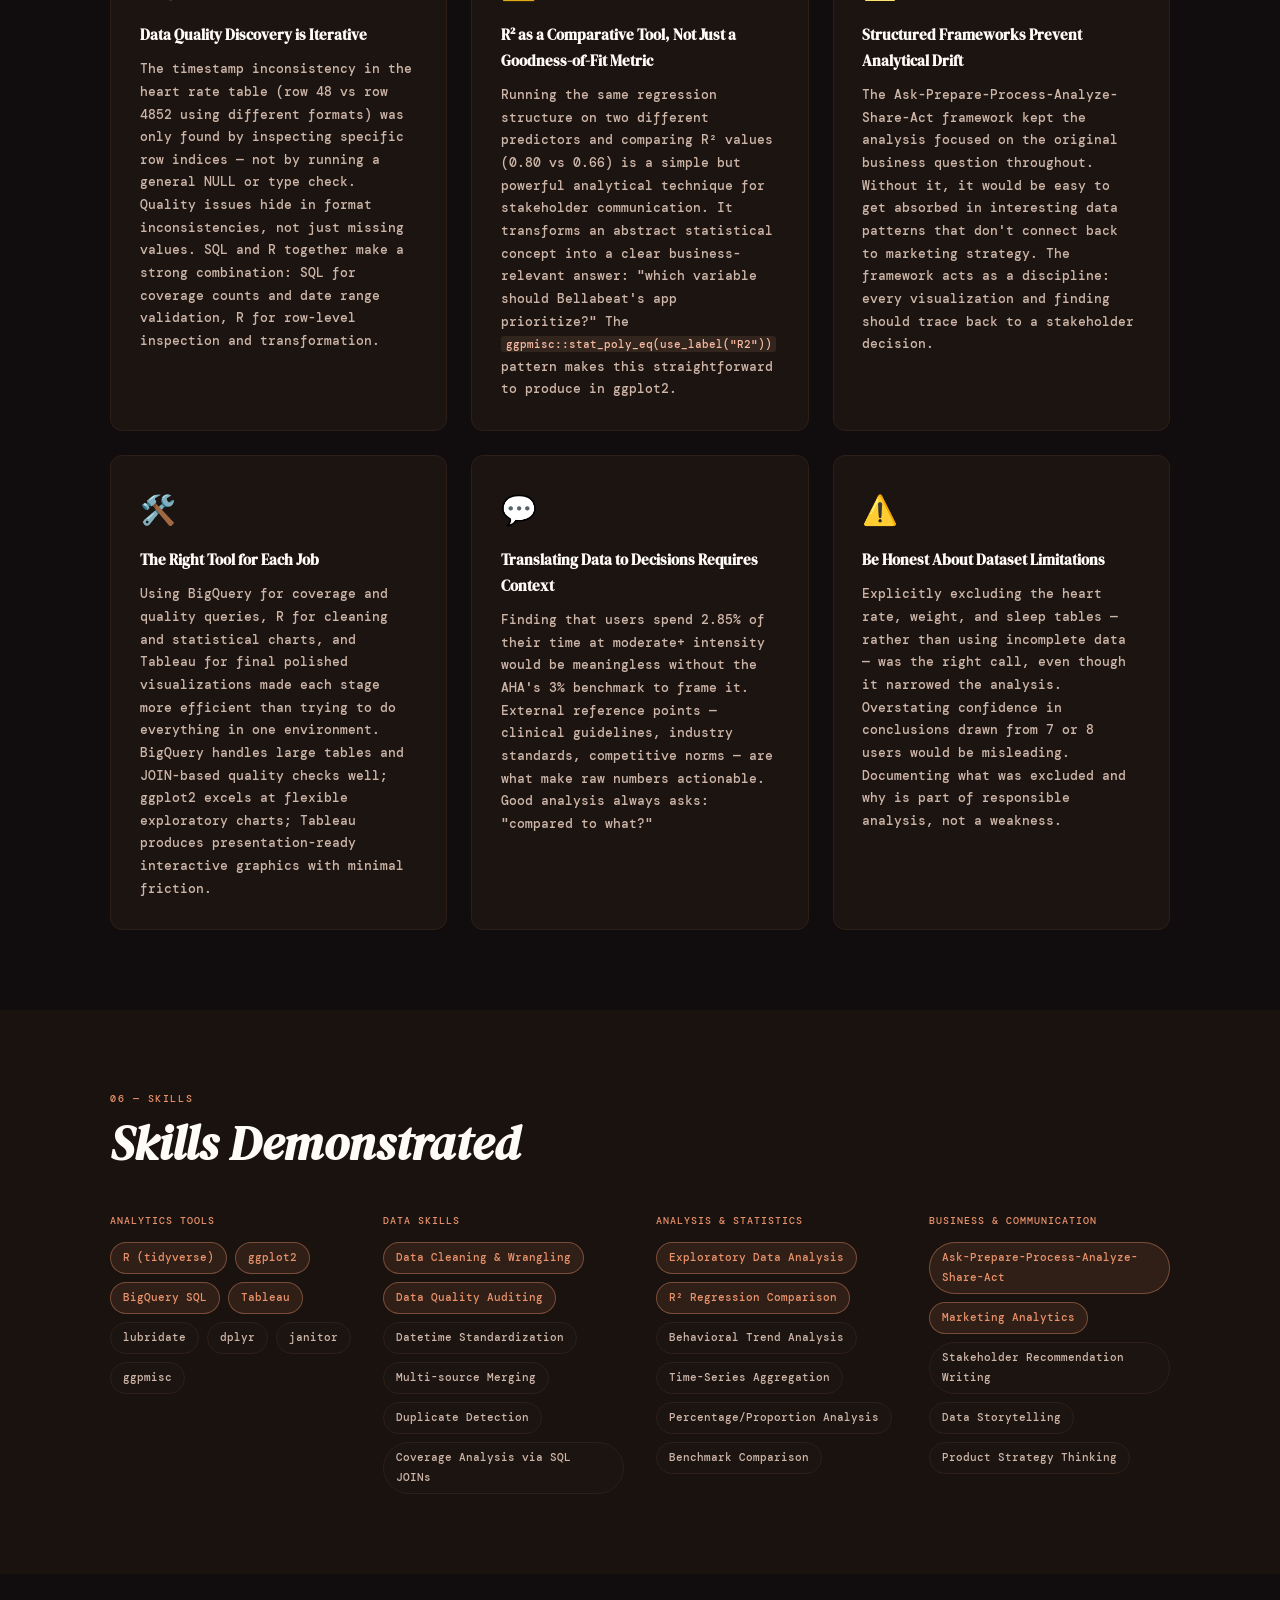
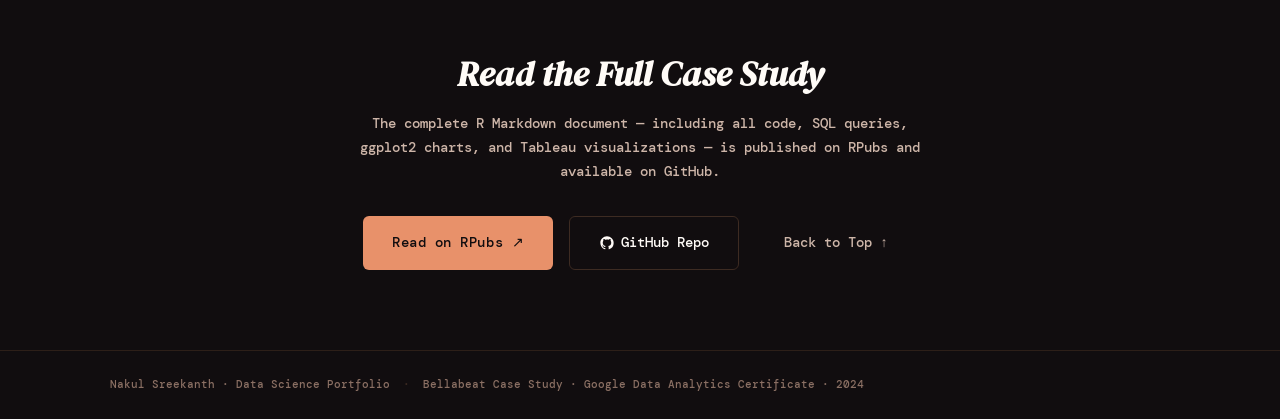
<file: bellabeat-case-study/bellabeat-case-study.html>
<!doctype html>
<html lang="en">
  <head>
    <!-- Google tag (gtag.js) -->
    <script
      async
      src="https://www.googletagmanager.com/gtag/js?id=G-9VL42DFD4Z"
    ></script>
    <script>
      window.dataLayer = window.dataLayer || [];
      function gtag() {
        dataLayer.push(arguments);
      }
      gtag("js", new Date());
      gtag("config", "G-9VL42DFD4Z");
    </script>
    <meta charset="UTF-8" />
    <meta name="viewport" content="width=device-width, initial-scale=1.0" />
    <meta
      name="description"
      content="Bellabeat smart device usage analysis following the Google Data Analytics Ask-Prepare-Process-Analyze-Share-Act framework. R, BigQuery SQL, Tableau, and ggplot2 applied to Fitbit tracker data to deliver marketing recommendations for the Leaf wellness product."
    />
    <meta
      name="keywords"
      content="Bellabeat, data analytics, R, ggplot2, BigQuery, SQL, Tableau, Google Data Analytics, wearable fitness, marketing analytics, case study"
    />
    <meta name="author" content="Nakul Sreekanth" />
    <meta
      property="og:title"
      content="Bellabeat Smart Device Case Study | Nakul Sreekanth"
    />
    <meta
      property="og:description"
      content="Business analytics case study: Fitbit usage data analyzed in R, SQL, and Tableau to deliver data-driven marketing recommendations for Bellabeat's Leaf wellness tracker."
    />
    <meta property="og:type" content="website" />
    <title>Bellabeat Smart Device Case Study — Nakul Sreekanth</title>
    <link rel="stylesheet" href="assets/css/bellabeat-case-study.css" />
    <link rel="preconnect" href="https://fonts.googleapis.com" />
    <link
      href="https://fonts.googleapis.com/css2?family=DM+Serif+Display:ital@0;1&family=DM+Mono:wght@300;400;500&display=swap"
      rel="stylesheet"
    />
  </head>
  <body>
    <div class="canvas-bg" aria-hidden="true"></div>
    <div class="grain" aria-hidden="true"></div>
    <div class="warm-blob b1" aria-hidden="true"></div>
    <div class="warm-blob b2" aria-hidden="true"></div>
    <div class="warm-blob b3" aria-hidden="true"></div>

    <!-- ── NAV ── -->
    <nav class="nav" role="navigation" aria-label="Page navigation">
      <a href="#" class="nav-brand">Nakul Sreekanth</a>
      <div class="nav-links">
        <a href="#overview">Overview</a>
        <a href="#process">Process</a>
        <a href="#analysis">Analysis</a>
        <a href="#recommendations">Recommendations</a>
        <a href="#skills">Skills</a>
      </div>
    </nav>

    <!-- ── HERO ── -->
    <header class="hero" role="banner">
      <div class="hero-eyebrow">
        <span class="eb-tag">Google Data Analytics Certificate</span>
        <span class="eb-tag">Capstone Case Study</span>
        <span class="eb-tag"
          >Ask · Prepare · Process · Analyze · Share · Act</span
        >
      </div>

      <h1 class="hero-title">
        <span class="ht-brand">Bellabeat</span>
        <span class="ht-main">Smart Device</span>
        <span class="ht-main ht-italic">Usage Analysis</span>
      </h1>

      <p class="hero-desc">
        A full-cycle analytics case study: use Fitbit usage data to understand
        behavior patterns and turn them into specific marketing recommendations
        for Bellabeat's <em>Leaf</em> product.
      </p>

      <div class="hero-stats-row">
        <div class="hs-item">
          <div class="hs-val">0.80</div>
          <div class="hs-label">R² — Intensity<br />vs Calories</div>
        </div>
        <div class="hs-sep" aria-hidden="true">/</div>
        <div class="hs-item">
          <div class="hs-val">2.85<span class="hs-unit">%</span></div>
          <div class="hs-label">Time spent at<br />moderate+ intensity</div>
        </div>
        <div class="hs-sep" aria-hidden="true">/</div>
        <div class="hs-item">
          <div class="hs-val">5–7<span class="hs-unit">PM</span></div>
          <div class="hs-label">Daily peak<br />activity window</div>
        </div>
        <div class="hs-sep" aria-hidden="true">/</div>
        <div class="hs-item">
          <div class="hs-val">33</div>
          <div class="hs-label">Fitbit users<br />in dataset</div>
        </div>
      </div>

      <div class="hero-ctas">
        <a
          href="https://rpubs.com/nakulsreekanth/1233761"
          class="cta-primary"
          target="_blank"
          rel="noopener noreferrer"
        >
          Read Full Analysis ↗
        </a>
        <a
          href="https://github.com/nakulsree/Portofolio"
          class="cta-secondary"
          target="_blank"
          rel="noopener noreferrer"
        >
          <svg
            width="15"
            height="15"
            viewBox="0 0 24 24"
            fill="currentColor"
            aria-hidden="true"
          >
            <path
              d="M12 2C6.477 2 2 6.484 2 12.017c0 4.425 2.865 8.18 6.839 9.504.5.092.682-.217.682-.483 0-.237-.008-.868-.013-1.703-2.782.605-3.369-1.343-3.369-1.343-.454-1.158-1.11-1.466-1.11-1.466-.908-.62.069-.608.069-.608 1.003.07 1.531 1.032 1.531 1.032.892 1.53 2.341 1.088 2.91.832.092-.647.35-1.088.636-1.338-2.22-.253-4.555-1.113-4.555-4.951 0-1.093.39-1.988 1.029-2.688-.103-.253-.446-1.272.098-2.65 0 0 .84-.27 2.75 1.026A9.564 9.564 0 0112 6.844c.85.004 1.705.115 2.504.337 1.909-1.296 2.747-1.027 2.747-1.027.546 1.379.202 2.398.1 2.651.64.7 1.028 1.595 1.028 2.688 0 3.848-2.339 4.695-4.566 4.943.359.309.678.92.678 1.855 0 1.338-.012 2.419-.012 2.747 0 .268.18.58.688.482A10.019 10.019 0 0022 12.017C22 6.484 17.522 2 12 2z"
            />
          </svg>
          GitHub Repo
        </a>
        <a href="#process" class="cta-ghost">See the Method ↓</a>
      </div>
    </header>

    <main>
      <!-- ── OVERVIEW ── -->
      <section id="overview" class="section" aria-labelledby="overview-heading">
        <div class="section-inner">
          <div class="section-label">01 — Overview</div>
          <h2 id="overview-heading">The Business Question</h2>

          <div class="overview-layout">
            <div class="ov-main">
              <p class="ov-lead">
                Bellabeat wanted a simple, business-facing answer:
                <strong>
                  what do fitness tracker usage patterns say about user
                  behavior, and how should that shape marketing for the Leaf?
                </strong>
              </p>
              <p>
                I used the public Fitbit dataset from Kaggle as a proxy and
                followed the
                <strong>Ask → Prepare → Process → Analyze → Share → Act</strong>
                framework. The point was not just to describe patterns, but to
                translate them into decisions.
              </p>
              <p>
                Tooling was chosen by stage: <strong>BigQuery SQL</strong> for
                quality checks, <strong>R</strong> for cleaning and analysis,
                and <strong>Tableau</strong> for stakeholder-facing visuals. If
                I had more time, I would use newer data and bring sleep and
                hydration tables back into scope.
              </p>
            </div>

            <div class="ov-aside">
              <div class="product-card">
                <div class="pc-label">Products in Scope</div>
                <div class="pc-item">
                  <div class="pc-name">🌿 Leaf</div>
                  <div class="pc-desc">
                    Wellness tracker — bracelet, necklace, or clip. Tracks
                    activity, sleep, stress via the Bellabeat app.
                  </div>
                </div>
                <div class="pc-item">
                  <div class="pc-name">⌚ Time</div>
                  <div class="pc-desc">
                    Wellness watch combining classic design with activity,
                    sleep, and stress tracking.
                  </div>
                </div>
                <div class="pc-item">
                  <div class="pc-name">💧 Spring</div>
                  <div class="pc-desc">
                    Smart water bottle tracking daily hydration linked to the
                    app.
                  </div>
                </div>
              </div>

              <div class="framework-card">
                <div class="pc-label">Analysis Framework</div>
                <div class="fw-steps">
                  <span class="fw-step active">Ask</span>
                  <span class="fw-arrow" aria-hidden="true">→</span>
                  <span class="fw-step active">Prepare</span>
                  <span class="fw-arrow" aria-hidden="true">→</span>
                  <span class="fw-step active">Process</span>
                  <span class="fw-arrow" aria-hidden="true">→</span>
                  <span class="fw-step active">Analyze</span>
                  <span class="fw-arrow" aria-hidden="true">→</span>
                  <span class="fw-step active">Share</span>
                  <span class="fw-arrow" aria-hidden="true">→</span>
                  <span class="fw-step active">Act</span>
                </div>
              </div>
            </div>
          </div>
        </div>
      </section>

      <!-- ── DATA + PROCESS ── -->
      <section
        id="process"
        class="section section-warm"
        aria-labelledby="process-heading"
      >
        <div class="section-inner">
          <div class="section-label">02 — Prepare & Process</div>
          <h2 id="process-heading">Data Preparation</h2>
          <p class="section-intro">
            The dataset (Kaggle: Fitbit Tracker Data, 30 Fitbit users via Amazon
            Mechanical Turk, April–May 2016) required careful handling. Multiple
            data quality issues were identified and resolved before any analysis
            could begin.
          </p>

          <div class="data-summary">
            <div class="ds-fact">
              <div class="ds-val">33</div>
              <div class="ds-key">Actual unique users (dataset claims 30)</div>
            </div>
            <div class="ds-fact">
              <div class="ds-val">Apr 12 –<br />May 12</div>
              <div class="ds-key">2016 · focused analysis window</div>
            </div>
            <div class="ds-fact ds-fact-warn">
              <div class="ds-val">7</div>
              <div class="ds-key">Users in heart rate table → excluded</div>
            </div>
            <div class="ds-fact ds-fact-warn">
              <div class="ds-val">8</div>
              <div class="ds-key">Users in weight log → excluded</div>
            </div>
            <div class="ds-fact ds-fact-warn">
              <div class="ds-val">24</div>
              <div class="ds-key">Users in sleep table → excluded</div>
            </div>
            <div class="ds-fact">
              <div class="ds-val">0</div>
              <div class="ds-key">Null values in retained tables</div>
            </div>
          </div>

          <!-- Issues discovered -->
          <div class="issues-grid">
            <div class="issue-card">
              <div class="issue-num">Issue 1</div>
              <div class="issue-title">Mixed 12h/24h Timestamps</div>
              <p>
                The heart rate dataset mixed 12-hour and 24-hour time formats
                within the same column — row 48 used 24h format while row 4852
                switched to "AM" notation. R's <code>separate()</code> was used
                to split datetime columns into standardized date, time, and
                AM/PM fields across all affected tables before re-exporting to
                SQL.
              </p>
              <div class="issue-fix">
                Fix: <code>tidyr::separate()</code> → standardized CSV →
                re-import to BigQuery
              </div>
            </div>

            <div class="issue-card">
              <div class="issue-num">Issue 2</div>
              <div class="issue-title">
                Narrow vs. Wide Format Date Discrepancy
              </div>
              <p>
                The narrow and wide versions of the minute calories table
                started on different dates — narrow data began April 12, while
                wide data began April 13. A SQL <code>ORDER BY Date</code> query
                confirmed this. Narrow format was retained as it provides more
                complete coverage.
              </p>
              <div class="issue-fix">
                Fix: SQL <code>SELECT * ORDER BY Date</code> comparison → narrow
                format selected
              </div>
            </div>

            <div class="issue-card">
              <div class="issue-num">Issue 3</div>
              <div class="issue-title">
                Incomplete Coverage in Several Tables
              </div>
              <p>
                A RIGHT JOIN between the heart rate table and daily steps table
                revealed that 26 of 33 users had no heart rate data (shown as
                NULL in the join output). Similar coverage gaps in weight log (8
                users) and sleep table (24 users). Only tables with all 33 users
                retained.
              </p>
              <div class="issue-fix">
                Fix: <code>RIGHT JOIN</code> coverage check → tables with &lt;33
                users excluded
              </div>
            </div>

            <div class="issue-card">
              <div class="issue-num">Issue 4</div>
              <div class="issue-title">ID Consistency Across Tables</div>
              <p>
                A <code>FULL OUTER JOIN</code> between daily steps and daily
                intensities confirmed all 33 user IDs were identical across the
                retained tables — no phantom IDs or mismatches.
              </p>
              <div class="issue-fix">
                Fix: <code>FULL OUTER JOIN</code> on ID fields → confirmed
                consistent across retained tables
              </div>
            </div>
          </div>

          <div class="scope-decision">
            <div class="sd-label">Final Data Scope Decision</div>
            <p>
              Minute-level data discarded in favor of daily and hourly data —
              providing sufficient granularity to identify behavioral patterns
              without the noise of per-minute variation. Daily calories and
              daily intensities tables discarded as their content is redundant
              with the combined daily activity table. Hourly calories,
              intensities, and steps tables merged on (Id, ActivityHour) after
              confirming all three contained exactly 22,099 observations.
            </p>
            <div class="sd-code" role="img" aria-label="Merge operation">
              <span class="c-comment"
                ># 22,099 obs. confirmed in each before merging</span
              ><br />
              hourly_data &lt;- merge(hourly_calories, hourly_intensities,
              <span class="c-kw">by</span> = c("Id", "ActivityHour"))<br />
              hourly_data &lt;- merge(hourly_data, hourly_steps,
              <span class="c-kw">by</span> = c("Id", "ActivityHour"))
            </div>
          </div>

          <!-- Summary stats callout -->
          <div class="stats-strip">
            <div class="ss-group">
              <div class="ss-head">Daily Activity Summary</div>
              <div class="ss-rows">
                <div class="ss-row">
                  <span>Median total steps</span><strong>7,406</strong>
                </div>
                <div class="ss-row">
                  <span>Mean total steps</span><strong>7,638</strong>
                </div>
                <div class="ss-row">
                  <span>Median calories/day</span><strong>2,134</strong>
                </div>
                <div class="ss-row">
                  <span>Median sedentary minutes</span><strong>1,057</strong>
                </div>
                <div class="ss-row">
                  <span>Median very active minutes</span><strong>4</strong>
                </div>
              </div>
            </div>
            <div class="ss-group">
              <div class="ss-head">Hourly Activity Summary</div>
              <div class="ss-rows">
                <div class="ss-row">
                  <span>Mean hourly calories</span><strong>97.4</strong>
                </div>
                <div class="ss-row">
                  <span>Median hourly calories</span><strong>83</strong>
                </div>
                <div class="ss-row">
                  <span>Mean total intensity</span><strong>12.04</strong>
                </div>
                <div class="ss-row">
                  <span>Mean step total</span><strong>320</strong>
                </div>
                <div class="ss-row">
                  <span>Max hourly steps</span><strong>10,554</strong>
                </div>
              </div>
            </div>
          </div>
        </div>
      </section>

      <!-- ── ANALYSIS ── -->
      <section id="analysis" class="section" aria-labelledby="analysis-heading">
        <div class="section-inner">
          <div class="section-label">03 — Analyze &amp; Share</div>
          <h2 id="analysis-heading">Key Findings</h2>

          <!-- Finding 1: Intensity vs Steps -->
          <div class="finding-block">
            <div class="fb-header">
              <div class="fb-num">Finding 1</div>
              <div class="fb-title">
                Intensity Predicts Calorie Burn Better Than Steps
              </div>
            </div>
            <div class="fb-body">
              <p>
                To identify the strongest driver of calorie burn, two linear
                regression scatter plots were generated in ggplot2 using
                <code>stat_poly_eq(use_label("R2"))</code>. Both showed a
                positive relationship, but the R² values told a clear story:
              </p>
              <div class="r2-comparison">
                <div class="r2-card r2-winner">
                  <div class="r2-label">Total Intensity vs Calories</div>
                  <div class="r2-val">R² = 0.80</div>
                  <div class="r2-interp">
                    Intensity explains <strong>80%</strong> of the variance in
                    hourly calorie burn
                  </div>
                  <div class="r2-verdict">Stronger predictor ✦</div>
                </div>
                <div class="r2-mid" aria-hidden="true">vs</div>
                <div class="r2-card">
                  <div class="r2-label">Total Steps vs Calories</div>
                  <div class="r2-val">R² = 0.66</div>
                  <div class="r2-interp">
                    Steps explain <strong>66%</strong> of the variance in hourly
                    calorie burn
                  </div>
                  <div class="r2-verdict">Weaker predictor</div>
                </div>
              </div>
              <p class="fb-implication">
                <strong>Implication:</strong> Higher-intensity workouts are more
                efficient for calorie burn than longer, low-intensity sessions.
                Counting steps alone understates the value of workout quality.
              </p>
            </div>
          </div>

          <!-- Finding 2: Activity breakdown -->
          <div class="finding-block">
            <div class="fb-header">
              <div class="fb-num">Finding 2</div>
              <div class="fb-title">
                Users Spend Only 2.85% of Their Week at Moderate-or-Higher
                Intensity
              </div>
            </div>
            <div class="fb-body">
              <p>
                Summing minutes across all activity levels from the daily data
                revealed an extreme skew toward light and sedentary behavior:
              </p>
              <div class="activity-breakdown">
                <div class="act-row act-sedentary">
                  <div class="act-label">Light &amp; Sedentary</div>
                  <div class="act-bar-wrap">
                    <div class="act-bar" style="--w: 97.15%"></div>
                  </div>
                  <div class="act-pct">97.15%</div>
                  <div class="act-note">of total weekly time</div>
                </div>
                <div class="act-row act-active">
                  <div class="act-label">Very &amp; Moderately Active</div>
                  <div class="act-bar-wrap">
                    <div class="act-bar act-bar-warm" style="--w: 2.85%"></div>
                  </div>
                  <div class="act-pct act-pct-warm">2.85%</div>
                  <div class="act-note">of total weekly time</div>
                </div>
              </div>
              <div class="aha-callout">
                <div class="aha-icon" aria-hidden="true">🫀</div>
                <div class="aha-text">
                  The American Heart Association recommends 300+ minutes/week of
                  moderate aerobic activity — approximately
                  <strong>3% of weekly time</strong>. Users are currently
                  averaging 2.85%, just below this threshold.
                </div>
              </div>
              <p>
                Of the time that is classified as active (excluding sedentary),
                the breakdown further confirms light activity dominance:
              </p>
              <div class="active-minutes-grid">
                <div class="amg-item amg-light">
                  <div class="amg-val">84.74%</div>
                  <div class="amg-label">Light Activity</div>
                </div>
                <div class="amg-item amg-moderate">
                  <div class="amg-val">5.96%</div>
                  <div class="amg-label">Moderate Activity</div>
                </div>
                <div class="amg-item amg-intense">
                  <div class="amg-val">9.30%</div>
                  <div class="amg-label">Intense Activity</div>
                </div>
              </div>
            </div>
          </div>

          <!-- Finding 3: Day of week -->
          <div class="finding-block">
            <div class="fb-header">
              <div class="fb-num">Finding 3</div>
              <div class="fb-title">
                Activity Peaks Tuesday &amp; Saturday; Drops Sunday &amp;
                Thursday
              </div>
            </div>
            <div class="fb-body">
              <p>
                After adding a <code>weekday</code> column via
                <code>mutate(weekday = weekdays(activity_date))</code> and
                factoring days in order, the data was exported to Tableau for
                the "Weekly Distance Trends by Activity Level" stacked bar
                chart.
              </p>
              <div
                class="weekday-chart"
                aria-label="Average distance by day of week - schematic"
              >
                <div class="wc-bars">
                  <div class="wc-col">
                    <div class="wc-bar-container">
                      <div class="wc-seg wc-heavy" style="--h: 43%"></div>
                      <div class="wc-seg wc-mod" style="--h: 29%"></div>
                      <div class="wc-seg wc-light" style="--h: 28%"></div>
                    </div>
                    <div class="wc-day wc-low">Sun</div>
                    <div class="wc-val">5.0</div>
                  </div>
                  <div class="wc-col">
                    <div class="wc-bar-container">
                      <div class="wc-seg wc-heavy" style="--h: 39%"></div>
                      <div class="wc-seg wc-mod" style="--h: 30%"></div>
                      <div class="wc-seg wc-light" style="--h: 31%"></div>
                    </div>
                    <div class="wc-day wc-high">Mon</div>
                    <div class="wc-val">5.5</div>
                  </div>
                  <div class="wc-col wc-peak">
                    <div class="wc-bar-container">
                      <div class="wc-seg wc-heavy" style="--h: 39%"></div>
                      <div class="wc-seg wc-mod" style="--h: 30%"></div>
                      <div class="wc-seg wc-light" style="--h: 31%"></div>
                    </div>
                    <div class="wc-day wc-high">Tue ★</div>
                    <div class="wc-val">5.7</div>
                  </div>
                  <div class="wc-col">
                    <div class="wc-bar-container">
                      <div class="wc-seg wc-heavy" style="--h: 40%"></div>
                      <div class="wc-seg wc-mod" style="--h: 30%"></div>
                      <div class="wc-seg wc-light" style="--h: 30%"></div>
                    </div>
                    <div class="wc-day">Wed</div>
                    <div class="wc-val">5.4</div>
                  </div>
                  <div class="wc-col">
                    <div class="wc-bar-container">
                      <div class="wc-seg wc-heavy" style="--h: 42%"></div>
                      <div class="wc-seg wc-mod" style="--h: 29%"></div>
                      <div class="wc-seg wc-light" style="--h: 29%"></div>
                    </div>
                    <div class="wc-day wc-low">Thu</div>
                    <div class="wc-val">5.2</div>
                  </div>
                  <div class="wc-col">
                    <div class="wc-bar-container">
                      <div class="wc-seg wc-heavy" style="--h: 40%"></div>
                      <div class="wc-seg wc-mod" style="--h: 30%"></div>
                      <div class="wc-seg wc-light" style="--h: 30%"></div>
                    </div>
                    <div class="wc-day">Fri</div>
                    <div class="wc-val">5.3</div>
                  </div>
                  <div class="wc-col wc-peak">
                    <div class="wc-bar-container">
                      <div class="wc-seg wc-heavy" style="--h: 38%"></div>
                      <div class="wc-seg wc-mod" style="--h: 31%"></div>
                      <div class="wc-seg wc-light" style="--h: 31%"></div>
                    </div>
                    <div class="wc-day wc-high">Sat ★</div>
                    <div class="wc-val">5.8</div>
                  </div>
                </div>
                <div class="wc-legend">
                  <span class="wl wl-heavy">■ Heavy</span>
                  <span class="wl wl-mod">■ Moderate</span>
                  <span class="wl wl-light">■ Light</span>
                  <span class="wl-note"
                    >Y-axis: Avg distance · Source: Tableau visualization</span
                  >
                </div>
              </div>
              <p class="fb-implication">
                <strong>Pattern:</strong> Tuesday and Saturday are peak activity
                days; Sunday and Thursday are the lowest. Heavy activity is also
                lowest on low-activity days, meaning fewer calories are burned
                on those days.
              </p>
            </div>
          </div>

          <!-- Finding 4: Hour of day -->
          <div class="finding-block">
            <div class="fb-header">
              <div class="fb-num">Finding 4</div>
              <div class="fb-title">
                Activity Peaks 5–7 PM Daily; Notable Dip at 2–3 PM
              </div>
            </div>
            <div class="fb-body">
              <p>
                After extracting <code>hour</code> from the POSIXct ActivityHour
                column via <code>mutate</code> + <code>format()</code>, hourly
                averages were computed and exported to Tableau for the "Hourly
                Variation in Intensity and Calorie Burn" line chart.
              </p>
              <div
                class="hourly-chart"
                aria-label="Hourly activity intensity pattern - schematic"
              >
                <div class="hc-line">
                  <div
                    class="hc-point"
                    style="--x: 0%; --y: 10%"
                    data-label="12AM"
                  ></div>
                  <div
                    class="hc-point"
                    style="--x: 10%; --y: 5%"
                    data-label="2AM"
                  ></div>
                  <div
                    class="hc-point"
                    style="--x: 20%; --y: 5%"
                    data-label="4AM"
                  ></div>
                  <div
                    class="hc-point"
                    style="--x: 30%; --y: 30%"
                    data-label="7AM"
                  ></div>
                  <div
                    class="hc-point"
                    style="--x: 42%; --y: 70%"
                    data-label="11AM"
                  ></div>
                  <div
                    class="hc-point dip"
                    style="--x: 55%; --y: 55%"
                    data-label="2PM (dip)"
                  ></div>
                  <div
                    class="hc-point peak"
                    style="--x: 66%; --y: 92%"
                    data-label="5PM peak"
                  ></div>
                  <div
                    class="hc-point peak"
                    style="--x: 71%; --y: 95%"
                    data-label="6PM peak"
                  ></div>
                  <div
                    class="hc-point"
                    style="--x: 77%; --y: 60%"
                    data-label="8PM"
                  ></div>
                  <div
                    class="hc-point"
                    style="--x: 90%; --y: 25%"
                    data-label="10PM"
                  ></div>
                </div>
                <div class="hc-labels">
                  <div class="hc-peak-label" style="left: 63%">
                    <span>Peak: 5–7 PM</span>
                  </div>
                  <div class="hc-dip-label" style="left: 51%">
                    <span>Dip: 2–3 PM</span>
                  </div>
                </div>
                <div class="hc-axis">
                  <span>12AM</span><span>6AM</span><span>12PM</span
                  ><span>6PM</span><span>11PM</span>
                </div>
              </div>
              <p>
                Intensity values from the Tableau chart: rises steadily from ~2
                (midnight) through the day, reaching 21.66 at 5 PM and 21.92 at
                6 PM before declining. A noticeable drop from 19.85 (11 AM) to
                15.58 (3 PM) marks the afternoon lull.
              </p>
              <p class="fb-implication">
                <strong>Implication:</strong> The 2–3 PM dip presents a targeted
                notification opportunity. Evening peak (5–7 PM) represents the
                primary workout window when users are most receptive to
                intensity guidance.
              </p>
            </div>
          </div>
        </div>
      </section>

      <!-- ── RECOMMENDATIONS ── -->
      <section
        id="recommendations"
        class="section section-warm"
        aria-labelledby="rec-heading"
      >
        <div class="section-inner">
          <div class="section-label">04 — Act</div>
          <h2 id="rec-heading">Marketing &amp; Product Recommendations</h2>
          <p class="section-intro">
            Four specific, data-grounded recommendations for the Bellabeat Leaf
            product and app, derived directly from the behavioral patterns
            identified in the analysis.
          </p>

          <div class="recs-grid">
            <div class="rec-card rec-1">
              <div class="rec-num">01</div>
              <div class="rec-icon" aria-hidden="true">💡</div>
              <h3>Promote Intensity Over Step Count</h3>
              <p>
                Since intensity (R²=0.80) predicts calorie burn substantially
                better than steps (R²=0.66), the Leaf product should shift its
                messaging from step-counting to intensity-based goals. The
                Bellabeat app could send real-time notifications alerting users
                when their activity level has been low-intensity for an extended
                period, prompting them to increase effort for better caloric
                outcomes.
              </p>
              <div class="rec-source">
                Source: Intensity vs Calories R² analysis (Finding 1)
              </div>
            </div>

            <div class="rec-card rec-2">
              <div class="rec-num">02</div>
              <div class="rec-icon" aria-hidden="true">🎯</div>
              <h3>Celebrate the 3% Weekly Activity Goal</h3>
              <p>
                Users average 2.85% of their week at moderate-or-higher
                intensity — just below the AHA's 300-minutes/week (~3%)
                recommendation. The app could track this metric explicitly,
                sending congratulatory messages when users reach 2.85%
                (acknowledging they've matched the average user) and again at 3%
                (confirming they've met AHA guidelines). Two achievable
                milestones create a progression incentive.
              </p>
              <div class="rec-source">
                Source: Activity time breakdown analysis (Finding 2)
              </div>
            </div>

            <div class="rec-card rec-3">
              <div class="rec-num">03</div>
              <div class="rec-icon" aria-hidden="true">📅</div>
              <h3>Target Low-Activity Days with Motivation</h3>
              <p>
                Sunday and Thursday show consistently lower activity levels and
                lower heavy-activity distances. The Leaf product could send
                targeted reminders on these days encouraging users to increase
                both workout duration and intensity. The marketing team could
                design campaigns emphasizing consistency — framing Sunday and
                Thursday workouts as bridging sessions between the natural peaks
                of Tuesday and Saturday.
              </p>
              <div class="rec-source">
                Source: Weekly distance trends by activity level (Finding 3)
              </div>
            </div>

            <div class="rec-card rec-4">
              <div class="rec-num">04</div>
              <div class="rec-icon" aria-hidden="true">⏰</div>
              <h3>Use the 2 PM Dip as a Notification Window</h3>
              <p>
                The noticeable drop in activity intensity between 2 PM and 3 PM
                creates a precise opportunity for motivational prompts from the
                Leaf device. A brief vibration or app notification at 2 PM
                encouraging users to stay active — timed to the behavioral
                pattern in the data — is more likely to be effective than
                generic reminders. The 5–7 PM peak window could also receive
                intensity-specific coaching to maximize calorie burn during the
                day's most active period.
              </p>
              <div class="rec-source">
                Source: Hourly variation in intensity and calorie burn (Finding
                4)
              </div>
            </div>
          </div>

          <div class="future-work">
            <div class="fw-title">Limitations &amp; Future Directions</div>
            <div class="fw-items">
              <div class="fw-item">
                <span class="fw-icon">⚠️</span>
                <div>
                  <strong>Small sample:</strong> 33 users from 2016 may not
                  represent Bellabeat's target demographic or modern usage
                  patterns. Larger, more recent datasets would improve
                  generalizability.
                </div>
              </div>
              <div class="fw-item">
                <span class="fw-icon">💤</span>
                <div>
                  <strong>Sleep data excluded:</strong> The sleep table had only
                  24 users. Including it would have allowed analysis of
                  sleep-activity relationships — a key Bellabeat product
                  dimension. Future studies should prioritize sleep data
                  collection completeness.
                </div>
              </div>
              <div class="fw-item">
                <span class="fw-icon">💧</span>
                <div>
                  <strong>Spring &amp; Time data gaps:</strong> Hydration
                  (Spring) and stress (Time) data would round out the wellness
                  picture. Cross-product analysis could uncover whether users
                  who hydrate more are also more active.
                </div>
              </div>
            </div>
          </div>
        </div>
      </section>

      <!-- ── WHAT I LEARNED ── -->
      <section id="learned" class="section" aria-labelledby="learned-heading">
        <div class="section-inner">
          <div class="section-label">05 — Reflections</div>
          <h2 id="learned-heading">What I Learned</h2>
          <div class="learned-grid">
            <div class="lc">
              <div class="lc-icon">🔍</div>
              <h3>Data Quality Discovery is Iterative</h3>
              <p>
                The timestamp inconsistency in the heart rate table (row 48 vs
                row 4852 using different formats) was only found by inspecting
                specific row indices — not by running a general NULL or type
                check. Quality issues hide in format inconsistencies, not just
                missing values. SQL and R together make a strong combination:
                SQL for coverage counts and date range validation, R for
                row-level inspection and transformation.
              </p>
            </div>

            <div class="lc">
              <div class="lc-icon">📐</div>
              <h3>
                R² as a Comparative Tool, Not Just a Goodness-of-Fit Metric
              </h3>
              <p>
                Running the same regression structure on two different
                predictors and comparing R² values (0.80 vs 0.66) is a simple
                but powerful analytical technique for stakeholder communication.
                It transforms an abstract statistical concept into a clear
                business-relevant answer: "which variable should Bellabeat's app
                prioritize?" The
                <code>ggpmisc::stat_poly_eq(use_label("R2"))</code> pattern
                makes this straightforward to produce in ggplot2.
              </p>
            </div>

            <div class="lc">
              <div class="lc-icon">🗂️</div>
              <h3>Structured Frameworks Prevent Analytical Drift</h3>
              <p>
                The Ask-Prepare-Process-Analyze-Share-Act framework kept the
                analysis focused on the original business question throughout.
                Without it, it would be easy to get absorbed in interesting data
                patterns that don't connect back to marketing strategy. The
                framework acts as a discipline: every visualization and finding
                should trace back to a stakeholder decision.
              </p>
            </div>

            <div class="lc">
              <div class="lc-icon">🛠️</div>
              <h3>The Right Tool for Each Job</h3>
              <p>
                Using BigQuery for coverage and quality queries, R for cleaning
                and statistical charts, and Tableau for final polished
                visualizations made each stage more efficient than trying to do
                everything in one environment. BigQuery handles large tables and
                JOIN-based quality checks well; ggplot2 excels at flexible
                exploratory charts; Tableau produces presentation-ready
                interactive graphics with minimal friction.
              </p>
            </div>

            <div class="lc">
              <div class="lc-icon">💬</div>
              <h3>Translating Data to Decisions Requires Context</h3>
              <p>
                Finding that users spend 2.85% of their time at moderate+
                intensity would be meaningless without the AHA's 3% benchmark to
                frame it. External reference points — clinical guidelines,
                industry standards, competitive norms — are what make raw
                numbers actionable. Good analysis always asks: "compared to
                what?"
              </p>
            </div>

            <div class="lc">
              <div class="lc-icon">⚠️</div>
              <h3>Be Honest About Dataset Limitations</h3>
              <p>
                Explicitly excluding the heart rate, weight, and sleep tables —
                rather than using incomplete data — was the right call, even
                though it narrowed the analysis. Overstating confidence in
                conclusions drawn from 7 or 8 users would be misleading.
                Documenting what was excluded and why is part of responsible
                analysis, not a weakness.
              </p>
            </div>
          </div>
        </div>
      </section>

      <!-- ── SKILLS ── -->
      <section
        id="skills"
        class="section section-warm"
        aria-labelledby="skills-heading"
      >
        <div class="section-inner">
          <div class="section-label">06 — Skills</div>
          <h2 id="skills-heading">Skills Demonstrated</h2>
          <div class="skills-layout">
            <div class="sg">
              <div class="sg-head">Analytics Tools</div>
              <div class="sg-tags">
                <span class="stag stag-p">R (tidyverse)</span>
                <span class="stag stag-p">ggplot2</span>
                <span class="stag stag-p">BigQuery SQL</span>
                <span class="stag stag-p">Tableau</span>
                <span class="stag stag-s">lubridate</span>
                <span class="stag stag-s">dplyr</span>
                <span class="stag stag-s">janitor</span>
                <span class="stag stag-s">ggpmisc</span>
              </div>
            </div>
            <div class="sg">
              <div class="sg-head">Data Skills</div>
              <div class="sg-tags">
                <span class="stag stag-p">Data Cleaning & Wrangling</span>
                <span class="stag stag-p">Data Quality Auditing</span>
                <span class="stag stag-s">Datetime Standardization</span>
                <span class="stag stag-s">Multi-source Merging</span>
                <span class="stag stag-s">Duplicate Detection</span>
                <span class="stag stag-s">Coverage Analysis via SQL JOINs</span>
              </div>
            </div>
            <div class="sg">
              <div class="sg-head">Analysis & Statistics</div>
              <div class="sg-tags">
                <span class="stag stag-p">Exploratory Data Analysis</span>
                <span class="stag stag-p">R² Regression Comparison</span>
                <span class="stag stag-s">Behavioral Trend Analysis</span>
                <span class="stag stag-s">Time-Series Aggregation</span>
                <span class="stag stag-s">Percentage/Proportion Analysis</span>
                <span class="stag stag-s">Benchmark Comparison</span>
              </div>
            </div>
            <div class="sg">
              <div class="sg-head">Business &amp; Communication</div>
              <div class="sg-tags">
                <span class="stag stag-p"
                  >Ask-Prepare-Process-Analyze-Share-Act</span
                >
                <span class="stag stag-p">Marketing Analytics</span>
                <span class="stag stag-s"
                  >Stakeholder Recommendation Writing</span
                >
                <span class="stag stag-s">Data Storytelling</span>
                <span class="stag stag-s">Product Strategy Thinking</span>
              </div>
            </div>
          </div>
        </div>
      </section>

      <!-- ── CTA ── -->
      <section class="section cta-section" aria-labelledby="cta-heading">
        <div class="section-inner cta-inner">
          <h2 id="cta-heading">Read the Full Case Study</h2>
          <p>
            The complete R Markdown document — including all code, SQL queries,
            ggplot2 charts, and Tableau visualizations — is published on RPubs
            and available on GitHub.
          </p>
          <div class="cta-buttons">
            <a
              href="https://rstudio-pubs-static.s3.amazonaws.com/1233761_e98bc2082db34143862f2f001a9efc58.html"
              class="cta-primary cta-lg"
              target="_blank"
              rel="noopener noreferrer"
              >Read on RPubs ↗</a
            >
            <a
              href="https://github.com/nakulsree/Portofolio"
              class="cta-secondary cta-lg"
              target="_blank"
              rel="noopener noreferrer"
            >
              <svg
                width="16"
                height="16"
                viewBox="0 0 24 24"
                fill="currentColor"
                aria-hidden="true"
              >
                <path
                  d="M12 2C6.477 2 2 6.484 2 12.017c0 4.425 2.865 8.18 6.839 9.504.5.092.682-.217.682-.483 0-.237-.008-.868-.013-1.703-2.782.605-3.369-1.343-3.369-1.343-.454-1.158-1.11-1.466-1.11-1.466-.908-.62.069-.608.069-.608 1.003.07 1.531 1.032 1.531 1.032.892 1.53 2.341 1.088 2.91.832.092-.647.35-1.088.636-1.338-2.22-.253-4.555-1.113-4.555-4.951 0-1.093.39-1.988 1.029-2.688-.103-.253-.446-1.272.098-2.65 0 0 .84-.27 2.75 1.026A9.564 9.564 0 0112 6.844c.85.004 1.705.115 2.504.337 1.909-1.296 2.747-1.027 2.747-1.027.546 1.379.202 2.398.1 2.651.64.7 1.028 1.595 1.028 2.688 0 3.848-2.339 4.695-4.566 4.943.359.309.678.92.678 1.855 0 1.338-.012 2.419-.012 2.747 0 .268.18.58.688.482A10.019 10.019 0 0022 12.017C22 6.484 17.522 2 12 2z"
                />
              </svg>
              GitHub Repo
            </a>
            <a href="#overview" class="cta-ghost cta-lg">Back to Top ↑</a>
          </div>
        </div>
      </section>
    </main>

    <footer class="footer" role="contentinfo">
      <div class="footer-inner">
        <span>Nakul Sreekanth · Data Science Portfolio</span>
        <span class="fsep">·</span>
        <span
          >Bellabeat Case Study · Google Data Analytics Certificate · 2024</span
        >
      </div>
    </footer>

    <script src="assets/js/bellabeat-case-study.js"></script>
  </body>
</html>
</file>
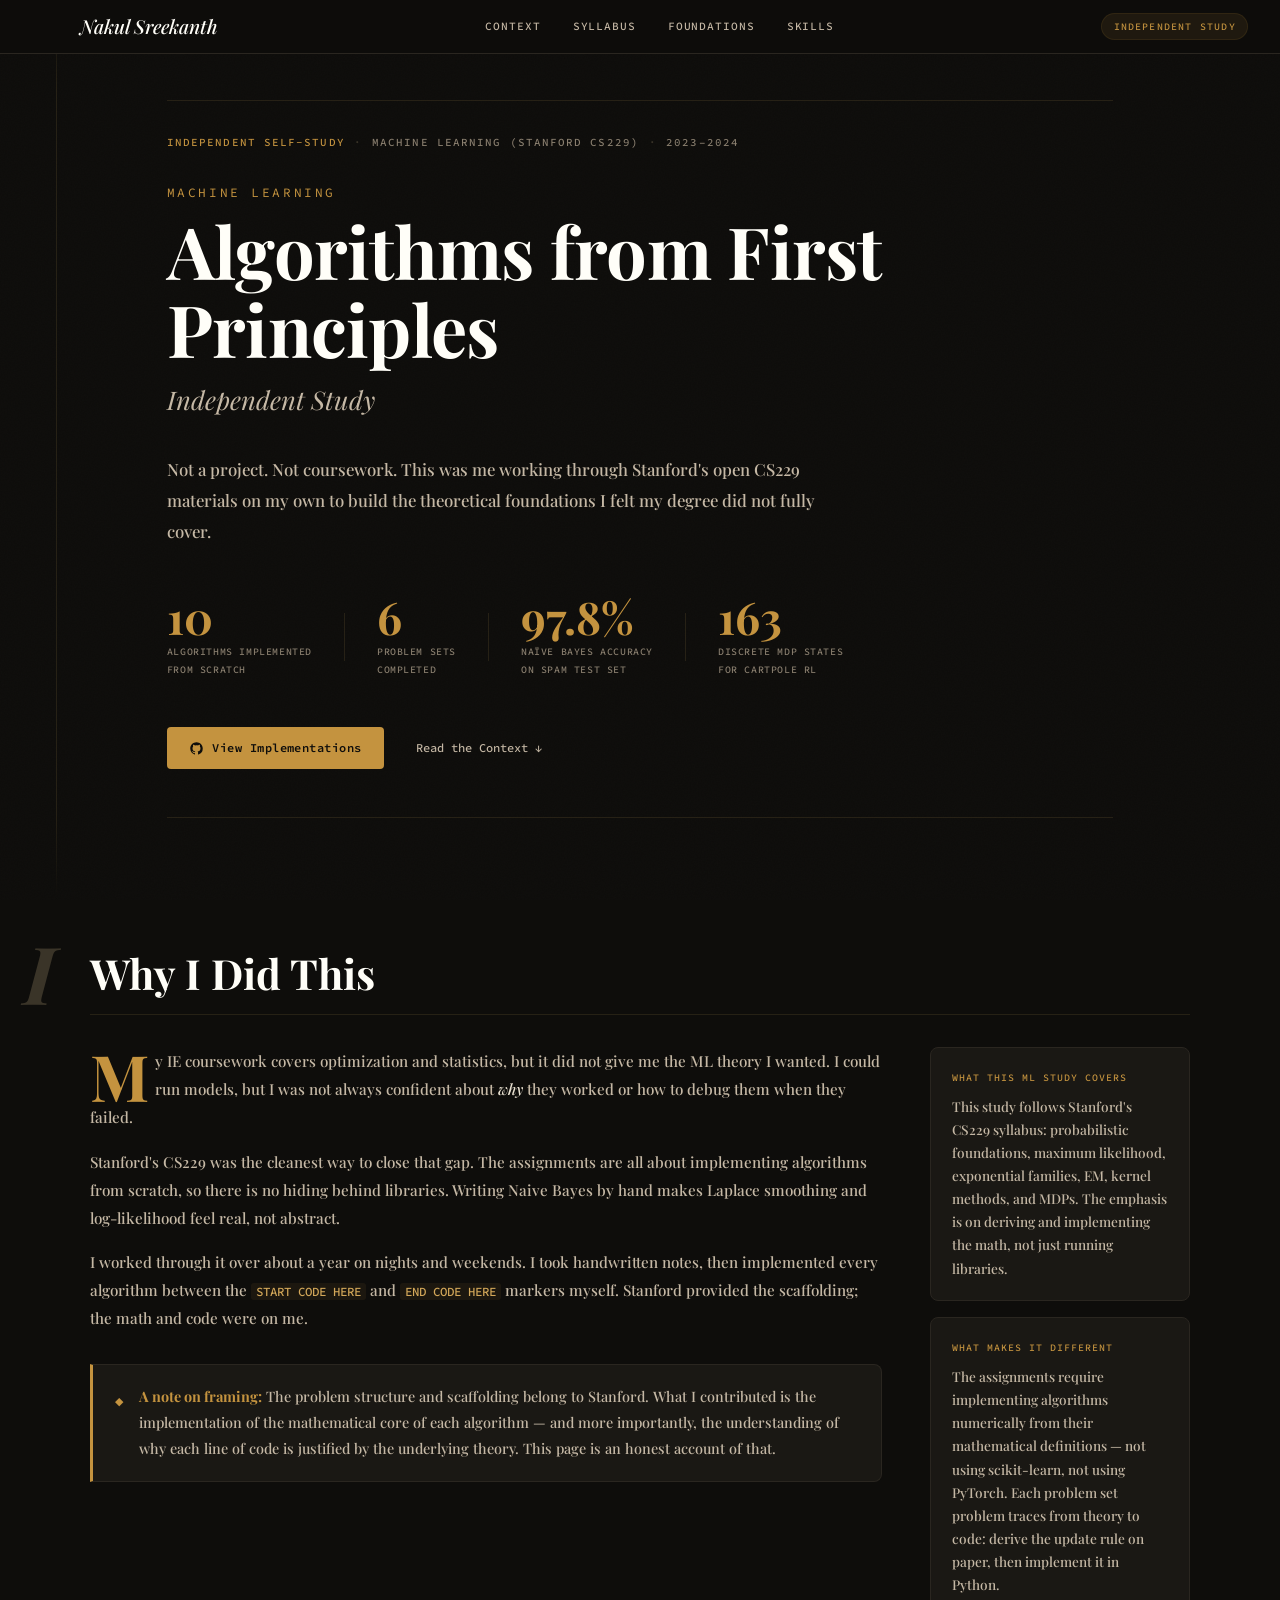
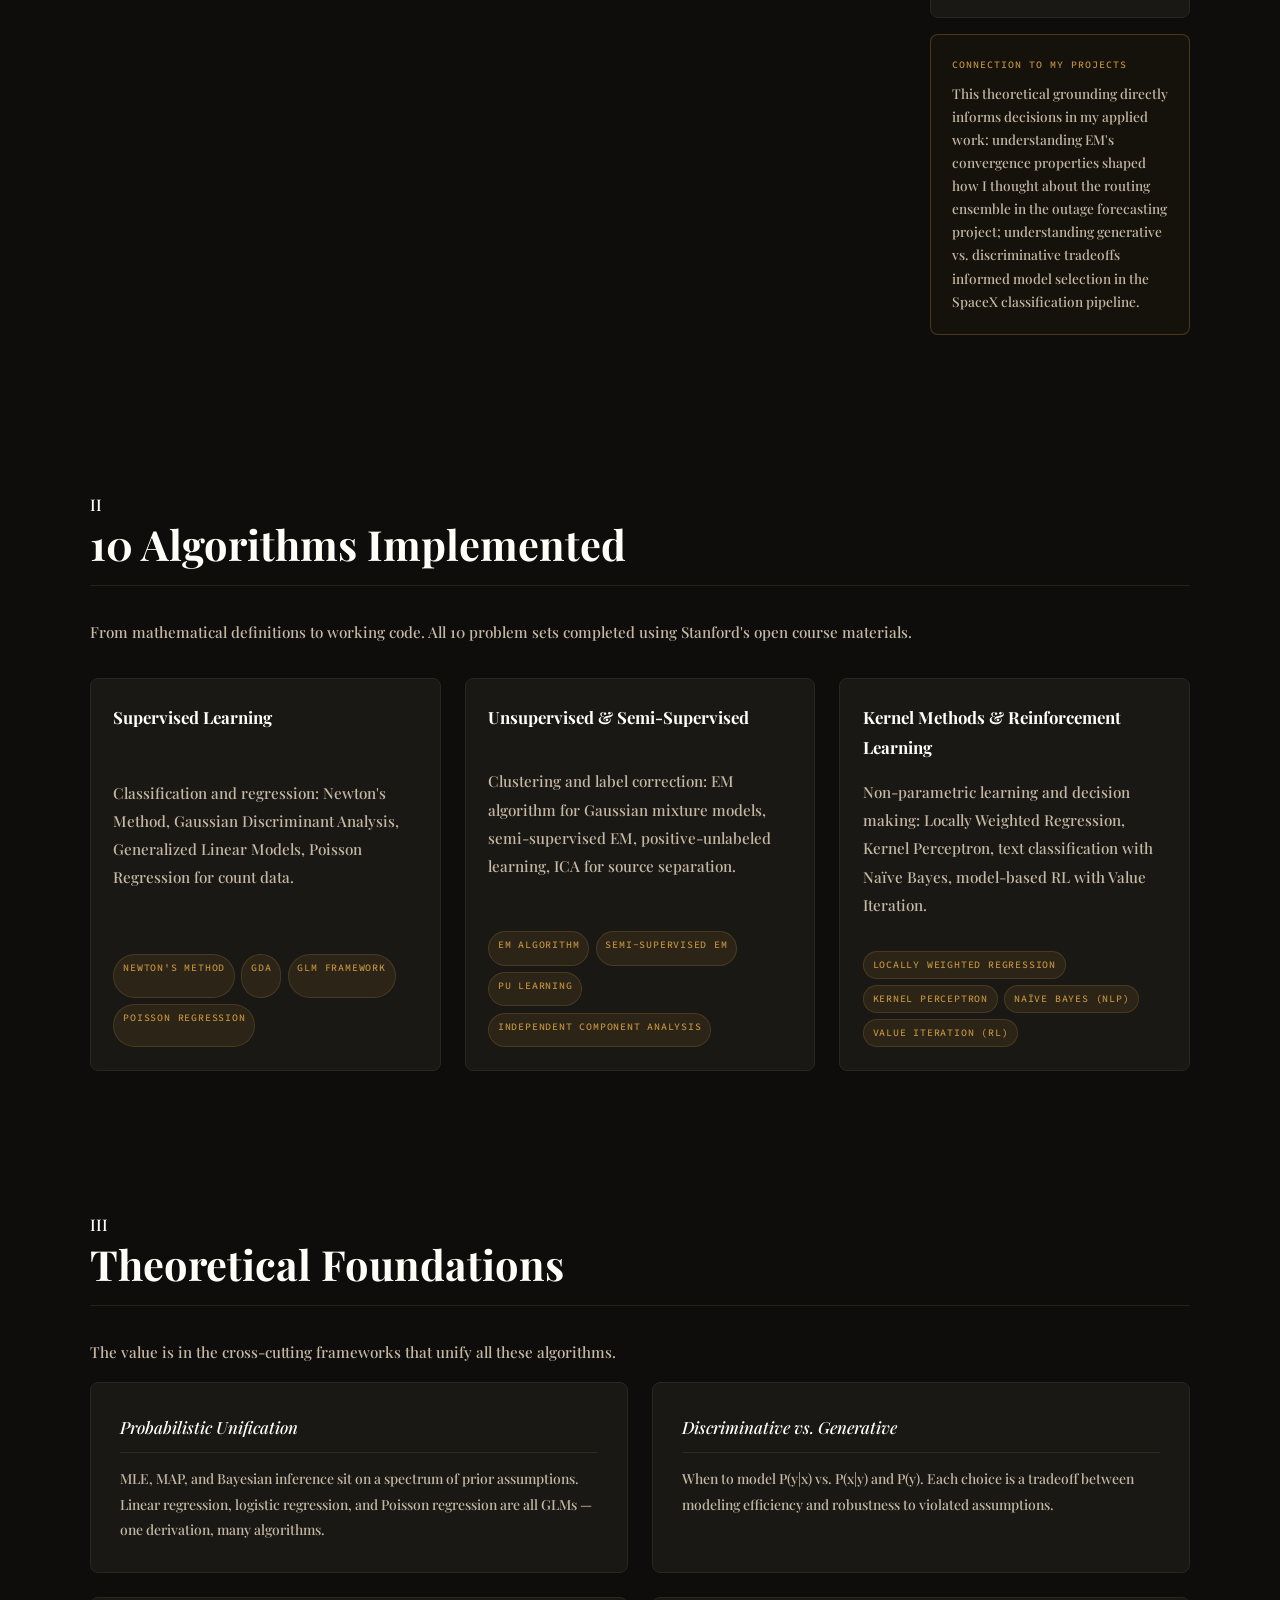
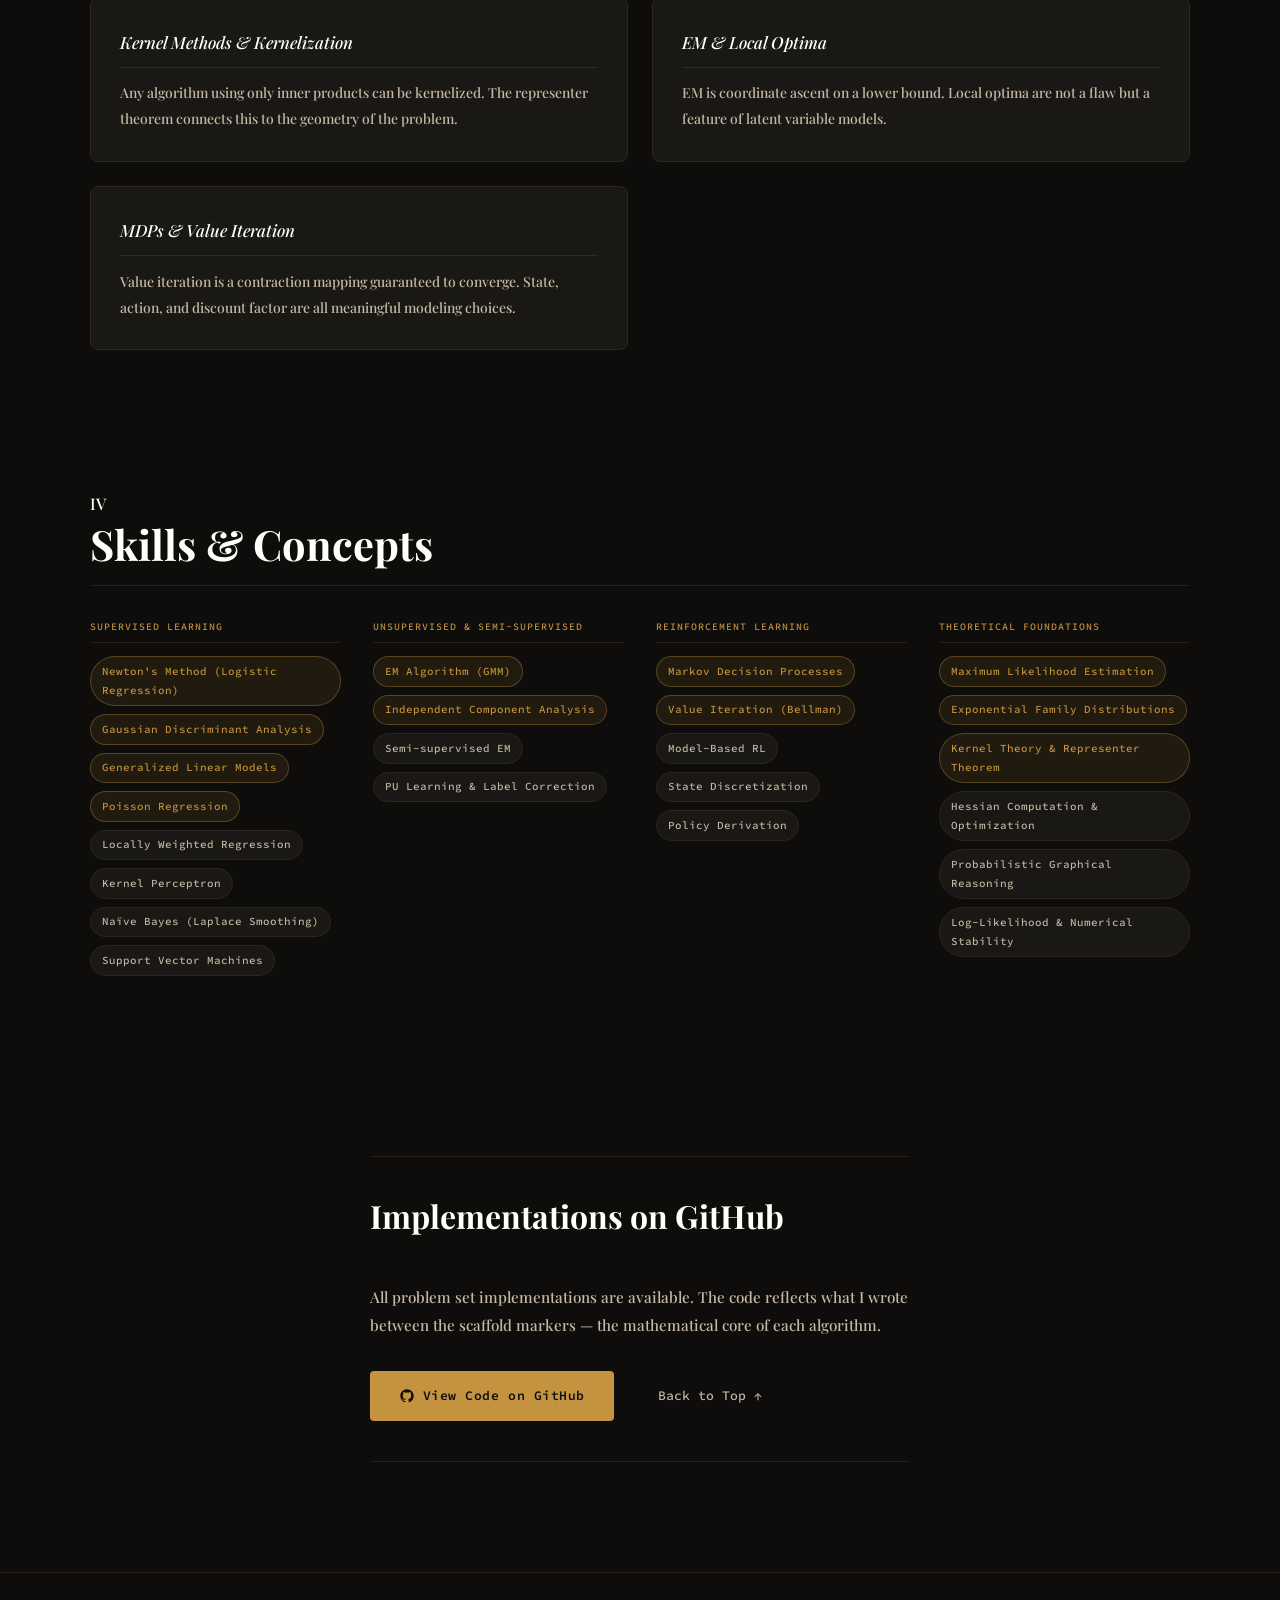
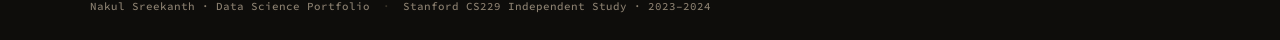
<file: cs229-independent-study/cs229-independent-study.html>
<!doctype html>
<html lang="en">
  <head>
    <!-- Google tag (gtag.js) -->
    <script
      async
      src="https://www.googletagmanager.com/gtag/js?id=G-9VL42DFD4Z"
    ></script>
    <script>
      window.dataLayer = window.dataLayer || [];
      function gtag() {
        dataLayer.push(arguments);
      }
      gtag("js", new Date());
      gtag("config", "G-9VL42DFD4Z");
    </script>
    <meta charset="UTF-8" />
    <meta name="viewport" content="width=device-width, initial-scale=1.0" />
    <meta
      name="description"
      content="Self-directed study of Stanford CS229 Machine Learning — 10 algorithm implementations from scratch including ICA, EM/GMM, Value Iteration, PU Learning, and Naive Bayes. Undertaken independently as an Industrial Engineering undergraduate to build rigorous ML foundations."
    />
    <meta
      name="keywords"
      content="Stanford CS229, machine learning theory, ICA, EM algorithm, Gaussian mixture models, value iteration, reinforcement learning, PU learning, Naive Bayes, SVM, independent study, self-taught"
    />
    <meta name="author" content="Nakul Sreekanth" />
    <meta
      property="og:title"
      content="Stanford CS229 Independent Study | Nakul Sreekanth"
    />
    <meta
      property="og:description"
      content="Self-directed study of Stanford's graduate ML course: 10 algorithm implementations from mathematical first principles, undertaken independently as an IE undergraduate."
    />
    <meta property="og:type" content="website" />
    <title>Stanford CS229 Independent Study — Nakul Sreekanth</title>
    <link rel="stylesheet" href="assets/css/cs229-independent-study.css" />
    <link rel="preconnect" href="https://fonts.googleapis.com" />
    <link
      href="https://fonts.googleapis.com/css2?family=Playfair+Display:ital,wght@0,400;0,500;0,700;1,400;1,700&family=Source+Code+Pro:wght@300;400;500;600&display=swap"
      rel="stylesheet"
    />
  </head>
  <body>
    <div class="page-texture" aria-hidden="true"></div>
    <div class="margin-rule left-rule" aria-hidden="true"></div>

    <!-- ── NAV ── -->
    <nav class="nav" role="navigation" aria-label="Page navigation">
      <a href="#" class="nav-brand">Nakul Sreekanth</a>
      <div class="nav-links">
        <a href="#context">Context</a>
        <a href="#syllabus">Syllabus</a>
        <a href="#foundations">Foundations</a>
        <a href="#skills">Skills</a>
      </div>
      <div class="nav-badge" role="note">Independent Study</div>
    </nav>

    <!-- ── HEADER ── -->
    <header class="page-header" role="banner">
      <div class="header-ruling" aria-hidden="true"></div>

      <div class="header-meta">
        <span class="hm-label">Independent Self-Study</span>
        <span class="hm-sep" aria-hidden="true">·</span>
        <span class="hm-inst">Machine Learning (Stanford CS229)</span>
        <span class="hm-sep" aria-hidden="true">·</span>
        <span class="hm-date">2023–2024</span>
      </div>

      <h1 class="page-title">
        <span class="pt-course">Machine Learning</span>
        <span class="pt-main">Algorithms from First Principles</span>
        <span class="pt-sub">Independent Study</span>
      </h1>

      <p class="page-lede">
        Not a project. Not coursework. This was me working through Stanford's
        open CS229 materials on my own to build the theoretical foundations I
        felt my degree did not fully cover.
      </p>

      <div class="header-scope">
        <div class="hs-item">
          <div class="hs-num">10</div>
          <div class="hs-desc">Algorithms implemented<br />from scratch</div>
        </div>
        <div class="hs-div" aria-hidden="true"></div>
        <div class="hs-item">
          <div class="hs-num">6</div>
          <div class="hs-desc">Problem sets<br />completed</div>
        </div>
        <div class="hs-div" aria-hidden="true"></div>
        <div class="hs-item">
          <div class="hs-num">97.8<span class="hn-unit">%</span></div>
          <div class="hs-desc">Naïve Bayes accuracy<br />on spam test set</div>
        </div>
        <div class="hs-div" aria-hidden="true"></div>
        <div class="hs-item">
          <div class="hs-num">163</div>
          <div class="hs-desc">Discrete MDP states<br />for CartPole RL</div>
        </div>
      </div>

      <div class="header-ctas">
        <a
          href="https://github.com/nakulsree/CS229_MyWork"
          class="btn-primary"
          target="_blank"
          rel="noopener noreferrer"
        >
          <svg
            width="15"
            height="15"
            viewBox="0 0 24 24"
            fill="currentColor"
            aria-hidden="true"
          >
            <path
              d="M12 2C6.477 2 2 6.484 2 12.017c0 4.425 2.865 8.18 6.839 9.504.5.092.682-.217.682-.483 0-.237-.008-.868-.013-1.703-2.782.605-3.369-1.343-3.369-1.343-.454-1.158-1.11-1.466-1.11-1.466-.908-.62.069-.608.069-.608 1.003.07 1.531 1.032 1.531 1.032.892 1.53 2.341 1.088 2.91.832.092-.647.35-1.088.636-1.338-2.22-.253-4.555-1.113-4.555-4.951 0-1.093.39-1.988 1.029-2.688-.103-.253-.446-1.272.098-2.65 0 0 .84-.27 2.75 1.026A9.564 9.564 0 0112 6.844c.85.004 1.705.115 2.504.337 1.909-1.296 2.747-1.027 2.747-1.027.546 1.379.202 2.398.1 2.651.64.7 1.028 1.595 1.028 2.688 0 3.848-2.339 4.695-4.566 4.943.359.309.678.92.678 1.855 0 1.338-.012 2.419-.012 2.747 0 .268.18.58.688.482A10.019 10.019 0 0022 12.017C22 6.484 17.522 2 12 2z"
            />
          </svg>
          View Implementations
        </a>
        <a href="#context" class="btn-ghost">Read the Context ↓</a>
      </div>

      <div class="header-ruling bottom-ruling" aria-hidden="true"></div>
    </header>

    <main>
      <!-- ── CONTEXT ── -->
      <section id="context" class="section" aria-labelledby="context-heading">
        <div class="section-inner">
          <div class="section-number" aria-hidden="true">I</div>
          <h2 id="context-heading">Why I Did This</h2>

          <div class="context-layout">
            <div class="context-text">
              <p class="drop-cap">
                My IE coursework covers optimization and statistics, but it did
                not give me the ML theory I wanted. I could run models, but I
                was not always confident about <em>why</em> they worked or how
                to debug them when they failed.
              </p>

              <p>
                Stanford's CS229 was the cleanest way to close that gap. The
                assignments are all about implementing algorithms from scratch,
                so there is no hiding behind libraries. Writing Naive Bayes by
                hand makes Laplace smoothing and log-likelihood feel real, not
                abstract.
              </p>

              <p>
                I worked through it over about a year on nights and weekends. I
                took handwritten notes, then implemented every algorithm between
                the <code>START CODE HERE</code> and
                <code>END CODE HERE</code> markers myself. Stanford provided the
                scaffolding; the math and code were on me.
              </p>

              <div class="honesty-note" role="note">
                <div class="hn-icon" aria-hidden="true">◆</div>
                <div class="hn-text">
                  <strong>A note on framing:</strong> The problem structure and
                  scaffolding belong to Stanford. What I contributed is the
                  implementation of the mathematical core of each algorithm —
                  and more importantly, the understanding of why each line of
                  code is justified by the underlying theory. This page is an
                  honest account of that.
                </div>
              </div>
            </div>

            <div class="context-aside">
              <div class="aside-block">
                <div class="ab-title">What this ML study covers</div>
                <div class="ab-body">
                  This study follows Stanford's CS229 syllabus: probabilistic
                  foundations, maximum likelihood, exponential families, EM,
                  kernel methods, and MDPs. The emphasis is on deriving and
                  implementing the math, not just running libraries.
                </div>
              </div>
              <div class="aside-block">
                <div class="ab-title">What makes it different</div>
                <div class="ab-body">
                  The assignments require implementing algorithms numerically
                  from their mathematical definitions — not using scikit-learn,
                  not using PyTorch. Each problem set problem traces from theory
                  to code: derive the update rule on paper, then implement it in
                  Python.
                </div>
              </div>
              <div class="aside-block aside-block-connection">
                <div class="ab-title">Connection to my projects</div>
                <div class="ab-body">
                  This theoretical grounding directly informs decisions in my
                  applied work: understanding EM's convergence properties shaped
                  how I thought about the routing ensemble in the outage
                  forecasting project; understanding generative vs.
                  discriminative tradeoffs informed model selection in the
                  SpaceX classification pipeline.
                </div>
              </div>
            </div>
          </div>
        </div>
      </section>

      <!-- ── CURRICULUM ── -->
      <section
        id="curriculum"
        class="section section-alt"
        aria-labelledby="curriculum-heading"
      >
        <div class="section-inner">
          <div class="section-label">II</div>
          <h2 id="curriculum-heading">10 Algorithms Implemented</h2>
          <p class="section-desc">
            From mathematical definitions to working code. All 10 problem sets
            completed using Stanford's open course materials.
          </p>

          <div class="curriculum-grid">
            <article class="cv-card">
              <div class="cv-card-title">Supervised Learning</div>
              <p class="cv-card-desc">
                Classification and regression: Newton's Method, Gaussian
                Discriminant Analysis, Generalized Linear Models, Poisson
                Regression for count data.
              </p>
              <div class="cv-list">
                <span>Newton's Method</span>
                <span>GDA</span>
                <span>GLM Framework</span>
                <span>Poisson Regression</span>
              </div>
            </article>

            <article class="cv-card">
              <div class="cv-card-title">Unsupervised & Semi-Supervised</div>
              <p class="cv-card-desc">
                Clustering and label correction: EM algorithm for Gaussian
                mixture models, semi-supervised EM, positive-unlabeled learning,
                ICA for source separation.
              </p>
              <div class="cv-list">
                <span>EM Algorithm</span>
                <span>Semi-supervised EM</span>
                <span>PU Learning</span>
                <span>Independent Component Analysis</span>
              </div>
            </article>

            <article class="cv-card">
              <div class="cv-card-title">
                Kernel Methods & Reinforcement Learning
              </div>
              <p class="cv-card-desc">
                Non-parametric learning and decision making: Locally Weighted
                Regression, Kernel Perceptron, text classification with Naïve
                Bayes, model-based RL with Value Iteration.
              </p>
              <div class="cv-list">
                <span>Locally Weighted Regression</span>
                <span>Kernel Perceptron</span>
                <span>Naïve Bayes (NLP)</span>
                <span>Value Iteration (RL)</span>
              </div>
            </article>
          </div>
        </div>
      </section>

      <!-- ── FOUNDATIONS ── -->
      <section
        id="foundations"
        class="section"
        aria-labelledby="foundations-heading"
      >
        <div class="section-inner">
          <div class="section-label">III</div>
          <h2 id="foundations-heading">Theoretical Foundations</h2>
          <p class="section-desc">
            The value is in the cross-cutting frameworks that unify all these
            algorithms.
          </p>

          <div class="foundations-grid">
            <div class="fg-card">
              <div class="fg-title">Probabilistic Unification</div>
              <p>
                MLE, MAP, and Bayesian inference sit on a spectrum of prior
                assumptions. Linear regression, logistic regression, and Poisson
                regression are all GLMs — one derivation, many algorithms.
              </p>
            </div>

            <div class="fg-card">
              <div class="fg-title">Discriminative vs. Generative</div>
              <p>
                When to model P(y|x) vs. P(x|y) and P(y). Each choice is a
                tradeoff between modeling efficiency and robustness to violated
                assumptions.
              </p>
            </div>

            <div class="fg-card">
              <div class="fg-title">Kernel Methods & Kernelization</div>
              <p>
                Any algorithm using only inner products can be kernelized. The
                representer theorem connects this to the geometry of the
                problem.
              </p>
            </div>

            <div class="fg-card">
              <div class="fg-title">EM & Local Optima</div>
              <p>
                EM is coordinate ascent on a lower bound. Local optima are not a
                flaw but a feature of latent variable models.
              </p>
            </div>

            <div class="fg-card">
              <div class="fg-title">MDPs & Value Iteration</div>
              <p>
                Value iteration is a contraction mapping guaranteed to converge.
                State, action, and discount factor are all meaningful modeling
                choices.
              </p>
            </div>
          </div>
        </div>
      </section>

      <!-- ── SKILLS ── -->
      <section
        id="skills"
        class="section section-alt"
        aria-labelledby="skills-heading"
      >
        <div class="section-inner">
          <div class="section-label">IV</div>
          <h2 id="skills-heading">Skills & Concepts</h2>
          <div class="skills-layout">
            <div class="sg">
              <div class="sg-head">Supervised Learning</div>
              <div class="sg-tags">
                <span class="stag stag-p"
                  >Newton's Method (Logistic Regression)</span
                >
                <span class="stag stag-p">Gaussian Discriminant Analysis</span>
                <span class="stag stag-p">Generalized Linear Models</span>
                <span class="stag stag-p">Poisson Regression</span>
                <span class="stag stag-s">Locally Weighted Regression</span>
                <span class="stag stag-s">Kernel Perceptron</span>
                <span class="stag stag-s">Naïve Bayes (Laplace Smoothing)</span>
                <span class="stag stag-s">Support Vector Machines</span>
              </div>
            </div>
            <div class="sg">
              <div class="sg-head">Unsupervised & Semi-Supervised</div>
              <div class="sg-tags">
                <span class="stag stag-p">EM Algorithm (GMM)</span>
                <span class="stag stag-p">Independent Component Analysis</span>
                <span class="stag stag-s">Semi-supervised EM</span>
                <span class="stag stag-s">PU Learning & Label Correction</span>
              </div>
            </div>
            <div class="sg">
              <div class="sg-head">Reinforcement Learning</div>
              <div class="sg-tags">
                <span class="stag stag-p">Markov Decision Processes</span>
                <span class="stag stag-p">Value Iteration (Bellman)</span>
                <span class="stag stag-s">Model-Based RL</span>
                <span class="stag stag-s">State Discretization</span>
                <span class="stag stag-s">Policy Derivation</span>
              </div>
            </div>
            <div class="sg">
              <div class="sg-head">Theoretical Foundations</div>
              <div class="sg-tags">
                <span class="stag stag-p">Maximum Likelihood Estimation</span>
                <span class="stag stag-p"
                  >Exponential Family Distributions</span
                >
                <span class="stag stag-p"
                  >Kernel Theory & Representer Theorem</span
                >
                <span class="stag stag-s"
                  >Hessian Computation & Optimization</span
                >
                <span class="stag stag-s"
                  >Probabilistic Graphical Reasoning</span
                >
                <span class="stag stag-s"
                  >Log-Likelihood & Numerical Stability</span
                >
              </div>
            </div>
          </div>
        </div>
      </section>

      <!-- ── CTA ── -->
      <section class="section cta-section" aria-labelledby="cta-heading">
        <div class="section-inner cta-inner">
          <div class="cta-ruling" aria-hidden="true"></div>
          <h2 id="cta-heading">Implementations on GitHub</h2>
          <p>
            All problem set implementations are available. The code reflects
            what I wrote between the scaffold markers — the mathematical core of
            each algorithm.
          </p>
          <div class="cta-buttons">
            <a
              href="https://github.com/nakulsree/Portofolio"
              class="btn-primary btn-lg"
              target="_blank"
              rel="noopener noreferrer"
            >
              <svg
                width="16"
                height="16"
                viewBox="0 0 24 24"
                fill="currentColor"
                aria-hidden="true"
              >
                <path
                  d="M12 2C6.477 2 2 6.484 2 12.017c0 4.425 2.865 8.18 6.839 9.504.5.092.682-.217.682-.483 0-.237-.008-.868-.013-1.703-2.782.605-3.369-1.343-3.369-1.343-.454-1.158-1.11-1.466-1.11-1.466-.908-.62.069-.608.069-.608 1.003.07 1.531 1.032 1.531 1.032.892 1.53 2.341 1.088 2.91.832.092-.647.35-1.088.636-1.338-2.22-.253-4.555-1.113-4.555-4.951 0-1.093.39-1.988 1.029-2.688-.103-.253-.446-1.272.098-2.65 0 0 .84-.27 2.75 1.026A9.564 9.564 0 0112 6.844c.85.004 1.705.115 2.504.337 1.909-1.296 2.747-1.027 2.747-1.027.546 1.379.202 2.398.1 2.651.64.7 1.028 1.595 1.028 2.688 0 3.848-2.339 4.695-4.566 4.943.359.309.678.92.678 1.855 0 1.338-.012 2.419-.012 2.747 0 .268.18.58.688.482A10.019 10.019 0 0022 12.017C22 6.484 17.522 2 12 2z"
                />
              </svg>
              View Code on GitHub
            </a>
            <a href="#context" class="btn-ghost btn-lg">Back to Top ↑</a>
          </div>
          <div class="cta-ruling" aria-hidden="true"></div>
        </div>
      </section>
    </main>

    <footer class="footer" role="contentinfo">
      <div class="footer-inner">
        <span>Nakul Sreekanth · Data Science Portfolio</span>
        <span class="fsep">·</span>
        <span>Stanford CS229 Independent Study · 2023–2024</span>
      </div>
    </footer>

    <script src="assets/js/cs229-independent-study.js"></script>
  </body>
</html>
</file>
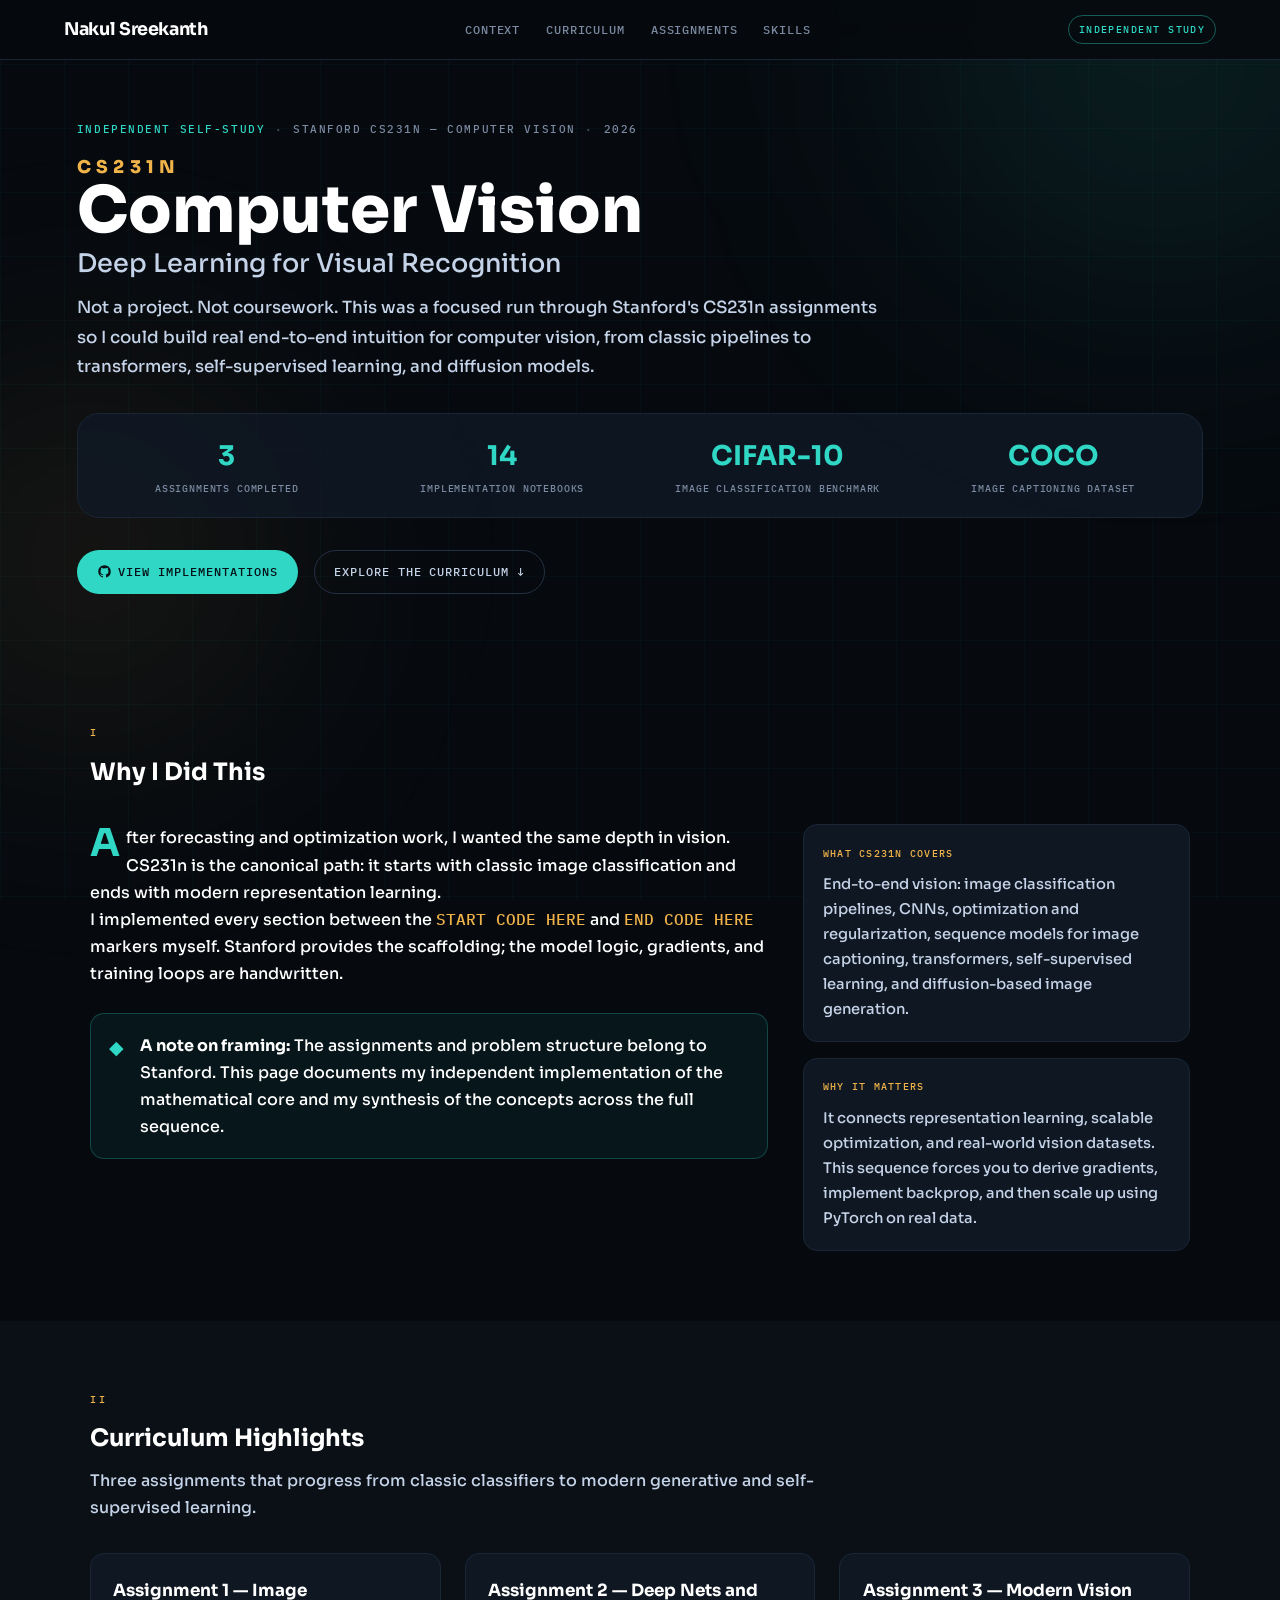
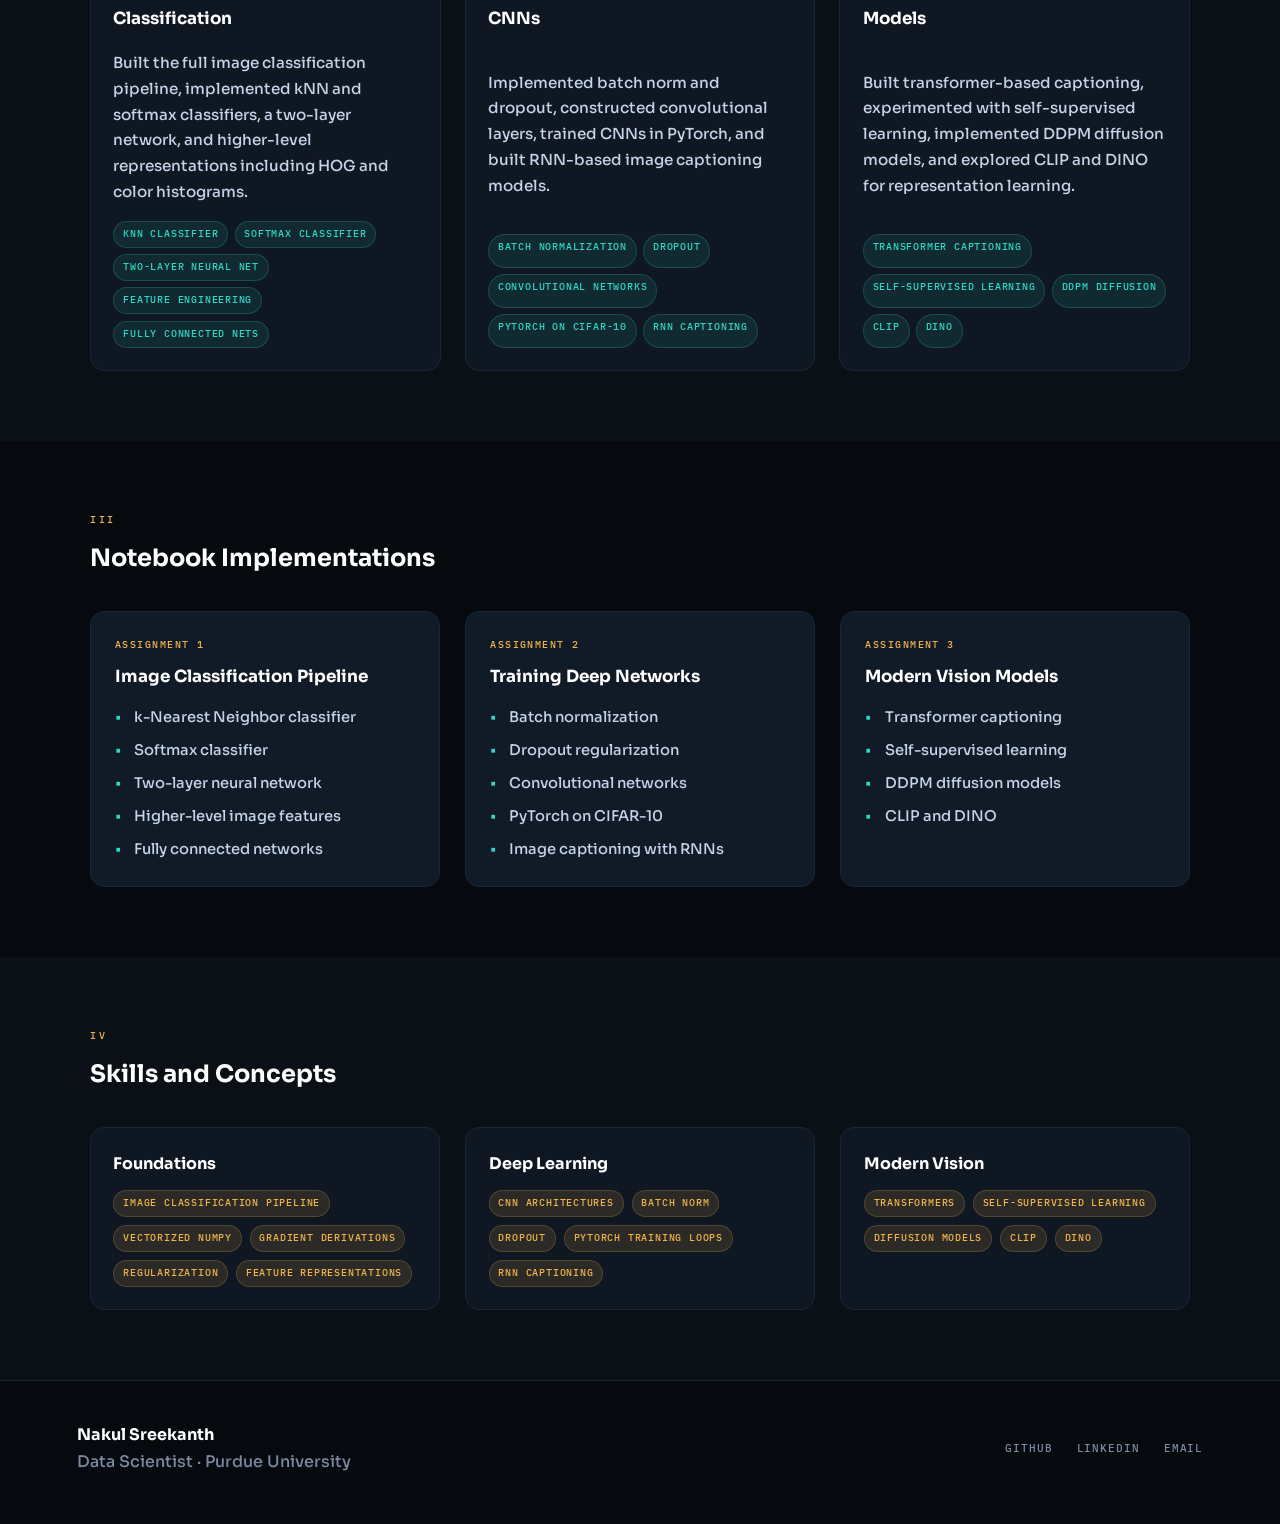
<file: cs231n-computer-vision/cs231n-computer-vision.html>
<!doctype html>
<html lang="en">
  <head>
    <!-- Google tag (gtag.js) -->
    <script
      async
      src="https://www.googletagmanager.com/gtag/js?id=G-9VL42DFD4Z"
    ></script>
    <script>
      window.dataLayer = window.dataLayer || [];
      function gtag() {
        dataLayer.push(arguments);
      }
      gtag("js", new Date());
      gtag("config", "G-9VL42DFD4Z");
    </script>
    <meta charset="UTF-8" />
    <meta name="viewport" content="width=device-width, initial-scale=1.0" />
    <meta
      name="description"
      content="Independent study of Stanford CS231n Computer Vision. Three assignments covering kNN, softmax, CNNs, RNNs, transformers, self-supervised learning, diffusion models, and CLIP/DINO with PyTorch implementations."
    />
    <meta
      name="keywords"
      content="Stanford CS231n, computer vision, CNNs, transformers, diffusion, self-supervised learning, CLIP, DINO, PyTorch, image classification, independent study"
    />
    <meta name="author" content="Nakul Sreekanth" />
    <meta
      property="og:title"
      content="Stanford CS231n Computer Vision | Nakul Sreekanth"
    />
    <meta
      property="og:description"
      content="Independent study of Stanford CS231n: end-to-end vision foundations from kNN and softmax to CNNs, transformers, self-supervised learning, diffusion models, and CLIP/DINO."
    />
    <meta property="og:type" content="website" />
    <title>Stanford CS231n Computer Vision — Nakul Sreekanth</title>
    <link rel="stylesheet" href="assets/css/cs231n-computer-vision.css" />
    <link rel="preconnect" href="https://fonts.googleapis.com" />
    <link
      href="https://fonts.googleapis.com/css2?family=Sora:wght@300;400;500;600;700;800&family=IBM+Plex+Mono:wght@300;400;500;600&display=swap"
      rel="stylesheet"
    />
  </head>
  <body>
    <div class="cv-grid" aria-hidden="true"></div>
    <div class="cv-orb orb-1" aria-hidden="true"></div>
    <div class="cv-orb orb-2" aria-hidden="true"></div>

    <!-- ── NAV ── -->
    <nav class="nav" role="navigation" aria-label="Page navigation">
      <a href="#" class="nav-brand">Nakul Sreekanth</a>
      <div class="nav-links">
        <a href="#context">Context</a>
        <a href="#curriculum">Curriculum</a>
        <a href="#assignments">Assignments</a>
        <a href="#skills">Skills</a>
      </div>
      <div class="nav-badge" role="note">Independent Study</div>
    </nav>

    <!-- ── HEADER ── -->
    <header class="page-header" role="banner">
      <div class="header-meta">
        <span class="hm-label">Independent Self-Study</span>
        <span class="hm-sep" aria-hidden="true">·</span>
        <span class="hm-inst">Stanford CS231n — Computer Vision</span>
        <span class="hm-sep" aria-hidden="true">·</span>
        <span class="hm-date">2026</span>
      </div>

      <h1 class="page-title">
        <span class="pt-course">CS231n</span>
        <span class="pt-main">Computer Vision</span>
        <span class="pt-sub">Deep Learning for Visual Recognition</span>
      </h1>

      <p class="page-lede">
        Not a project. Not coursework. This was a focused run through Stanford's
        CS231n assignments so I could build real end-to-end intuition for
        computer vision, from classic pipelines to transformers, self-supervised
        learning, and diffusion models.
      </p>

      <div class="header-scope">
        <div class="scope-item">
          <div class="scope-num">3</div>
          <div class="scope-desc">Assignments completed</div>
        </div>
        <div class="scope-div" aria-hidden="true"></div>
        <div class="scope-item">
          <div class="scope-num">14</div>
          <div class="scope-desc">Implementation notebooks</div>
        </div>
        <div class="scope-div" aria-hidden="true"></div>
        <div class="scope-item">
          <div class="scope-num">CIFAR-10</div>
          <div class="scope-desc">Image classification benchmark</div>
        </div>
        <div class="scope-div" aria-hidden="true"></div>
        <div class="scope-item">
          <div class="scope-num">COCO</div>
          <div class="scope-desc">Image captioning dataset</div>
        </div>
      </div>

      <div class="header-ctas">
        <a
          href="https://github.com/nakulsree/CS231n_MyWork"
          class="btn-primary"
          target="_blank"
          rel="noopener noreferrer"
        >
          <svg
            width="15"
            height="15"
            viewBox="0 0 24 24"
            fill="currentColor"
            aria-hidden="true"
          >
            <path
              d="M12 2C6.477 2 2 6.484 2 12.017c0 4.425 2.865 8.18 6.839 9.504.5.092.682-.217.682-.483 0-.237-.008-.868-.013-1.703-2.782.605-3.369-1.343-3.369-1.343-.454-1.158-1.11-1.466-1.11-1.466-.908-.62.069-.608.069-.608 1.003.07 1.531 1.032 1.531 1.032.892 1.53 2.341 1.088 2.91.832.092-.647.35-1.088.636-1.338-2.22-.253-4.555-1.113-4.555-4.951 0-1.093.39-1.988 1.029-2.688-.103-.253-.446-1.272.098-2.65 0 0 .84-.27 2.75 1.026A9.564 9.564 0 0112 6.844c.85.004 1.705.115 2.504.337 1.909-1.296 2.747-1.027 2.747-1.027.546 1.379.202 2.398.1 2.651.64.7 1.028 1.595 1.028 2.688 0 3.848-2.339 4.695-4.566 4.943.359.309.678.92.678 1.855 0 1.338-.012 2.419-.012 2.747 0 .268.18.58.688.482A10.019 10.019 0 0022 12.017C22 6.484 17.522 2 12 2z"
            />
          </svg>
          View Implementations
        </a>
        <a href="#curriculum" class="btn-ghost">Explore the Curriculum ↓</a>
      </div>
    </header>

    <main>
      <!-- ── CONTEXT ── -->
      <section id="context" class="section" aria-labelledby="context-heading">
        <div class="section-inner">
          <div class="section-label">I</div>
          <h2 id="context-heading">Why I Did This</h2>

          <div class="context-grid">
            <div class="context-text">
              <p class="drop-cap">
                After forecasting and optimization work, I wanted the same depth
                in vision. CS231n is the canonical path: it starts with classic
                image classification and ends with modern representation
                learning.
              </p>
              <p>
                I implemented every section between the
                <code>START CODE HERE</code> and <code>END CODE HERE</code>
                markers myself. Stanford provides the scaffolding; the model
                logic, gradients, and training loops are handwritten.
              </p>
              <div class="honesty-note" role="note">
                <div class="hn-icon" aria-hidden="true">◆</div>
                <div class="hn-text">
                  <strong>A note on framing:</strong> The assignments and
                  problem structure belong to Stanford. This page documents my
                  independent implementation of the mathematical core and my
                  synthesis of the concepts across the full sequence.
                </div>
              </div>
            </div>

            <div class="context-aside">
              <div class="aside-block">
                <div class="ab-title">What CS231n covers</div>
                <div class="ab-body">
                  End-to-end vision: image classification pipelines, CNNs,
                  optimization and regularization, sequence models for image
                  captioning, transformers, self-supervised learning, and
                  diffusion-based image generation.
                </div>
              </div>
              <div class="aside-block">
                <div class="ab-title">Why it matters</div>
                <div class="ab-body">
                  It connects representation learning, scalable optimization,
                  and real-world vision datasets. This sequence forces you to
                  derive gradients, implement backprop, and then scale up using
                  PyTorch on real data.
                </div>
              </div>
            </div>
          </div>
        </div>
      </section>

      <!-- ── CURRICULUM ── -->
      <section
        id="curriculum"
        class="section section-alt"
        aria-labelledby="curriculum-heading"
      >
        <div class="section-inner">
          <div class="section-label">II</div>
          <h2 id="curriculum-heading">Curriculum Highlights</h2>
          <p class="section-desc">
            Three assignments that progress from classic classifiers to modern
            generative and self-supervised learning.
          </p>

          <div class="curriculum-grid">
            <article class="cv-card">
              <div class="cv-card-title">
                Assignment 1 — Image Classification
              </div>
              <p class="cv-card-desc">
                Built the full image classification pipeline, implemented kNN
                and softmax classifiers, a two-layer network, and higher-level
                representations including HOG and color histograms.
              </p>
              <div class="cv-list">
                <span>kNN classifier</span>
                <span>Softmax classifier</span>
                <span>Two-layer neural net</span>
                <span>Feature engineering</span>
                <span>Fully connected nets</span>
              </div>
            </article>

            <article class="cv-card">
              <div class="cv-card-title">Assignment 2 — Deep Nets and CNNs</div>
              <p class="cv-card-desc">
                Implemented batch norm and dropout, constructed convolutional
                layers, trained CNNs in PyTorch, and built RNN-based image
                captioning models.
              </p>
              <div class="cv-list">
                <span>Batch normalization</span>
                <span>Dropout</span>
                <span>Convolutional networks</span>
                <span>PyTorch on CIFAR-10</span>
                <span>RNN captioning</span>
              </div>
            </article>

            <article class="cv-card">
              <div class="cv-card-title">
                Assignment 3 — Modern Vision Models
              </div>
              <p class="cv-card-desc">
                Built transformer-based captioning, experimented with
                self-supervised learning, implemented DDPM diffusion models, and
                explored CLIP and DINO for representation learning.
              </p>
              <div class="cv-list">
                <span>Transformer captioning</span>
                <span>Self-supervised learning</span>
                <span>DDPM diffusion</span>
                <span>CLIP</span>
                <span>DINO</span>
              </div>
            </article>
          </div>
        </div>
      </section>

      <!-- ── ASSIGNMENTS ── -->
      <section
        id="assignments"
        class="section"
        aria-labelledby="assign-heading"
      >
        <div class="section-inner">
          <div class="section-label">III</div>
          <h2 id="assign-heading">Notebook Implementations</h2>

          <div class="assignment-grid">
            <div class="assignment-block">
              <div class="ab-kicker">Assignment 1</div>
              <h3>Image Classification Pipeline</h3>
              <ul>
                <li>k-Nearest Neighbor classifier</li>
                <li>Softmax classifier</li>
                <li>Two-layer neural network</li>
                <li>Higher-level image features</li>
                <li>Fully connected networks</li>
              </ul>
            </div>

            <div class="assignment-block">
              <div class="ab-kicker">Assignment 2</div>
              <h3>Training Deep Networks</h3>
              <ul>
                <li>Batch normalization</li>
                <li>Dropout regularization</li>
                <li>Convolutional networks</li>
                <li>PyTorch on CIFAR-10</li>
                <li>Image captioning with RNNs</li>
              </ul>
            </div>

            <div class="assignment-block">
              <div class="ab-kicker">Assignment 3</div>
              <h3>Modern Vision Models</h3>
              <ul>
                <li>Transformer captioning</li>
                <li>Self-supervised learning</li>
                <li>DDPM diffusion models</li>
                <li>CLIP and DINO</li>
              </ul>
            </div>
          </div>
        </div>
      </section>

      <!-- ── SKILLS ── -->
      <section
        id="skills"
        class="section section-alt"
        aria-labelledby="skills-heading"
      >
        <div class="section-inner">
          <div class="section-label">IV</div>
          <h2 id="skills-heading">Skills and Concepts</h2>
          <div class="skill-grid">
            <div class="skill-column">
              <div class="skill-title">Foundations</div>
              <div class="skill-chips">
                <span>Image classification pipeline</span>
                <span>Vectorized numpy</span>
                <span>Gradient derivations</span>
                <span>Regularization</span>
                <span>Feature representations</span>
              </div>
            </div>
            <div class="skill-column">
              <div class="skill-title">Deep Learning</div>
              <div class="skill-chips">
                <span>CNN architectures</span>
                <span>Batch norm</span>
                <span>Dropout</span>
                <span>PyTorch training loops</span>
                <span>RNN captioning</span>
              </div>
            </div>
            <div class="skill-column">
              <div class="skill-title">Modern Vision</div>
              <div class="skill-chips">
                <span>Transformers</span>
                <span>Self-supervised learning</span>
                <span>Diffusion models</span>
                <span>CLIP</span>
                <span>DINO</span>
              </div>
            </div>
          </div>
        </div>
      </section>
    </main>

    <footer class="footer" role="contentinfo">
      <div class="footer-inner">
        <div class="footer-left">
          <div class="footer-name">Nakul Sreekanth</div>
          <div class="footer-sub">Data Scientist · Purdue University</div>
        </div>
        <div class="footer-links">
          <a
            href="https://github.com/nakulsree"
            target="_blank"
            rel="noopener noreferrer"
            >GitHub</a
          >
          <a
            href="https://linkedin.com/in/nakulsree"
            target="_blank"
            rel="noopener noreferrer"
            >LinkedIn</a
          >
          <a href="mailto:nakul.sreekanth@gmail.com">Email</a>
        </div>
      </div>
    </footer>

    <script src="assets/js/cs231n-computer-vision.js"></script>
  </body>
</html>
</file>
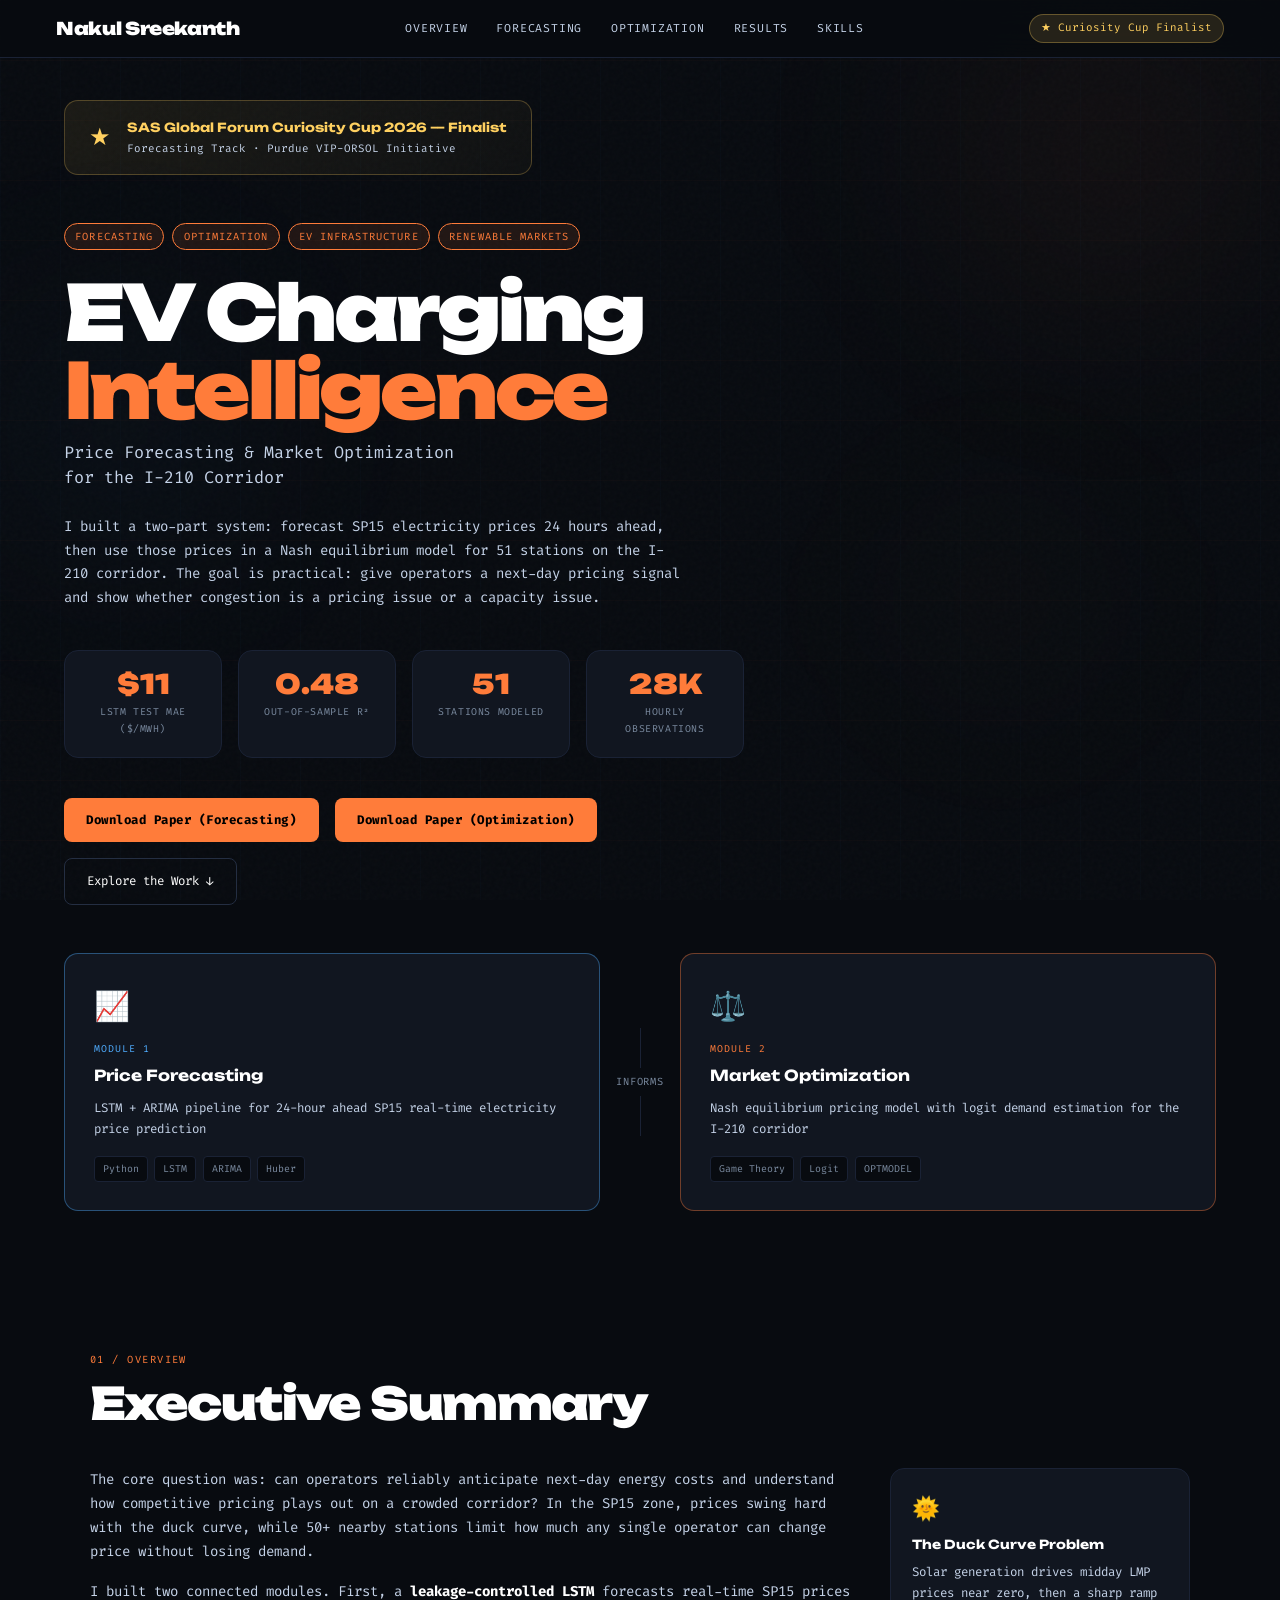
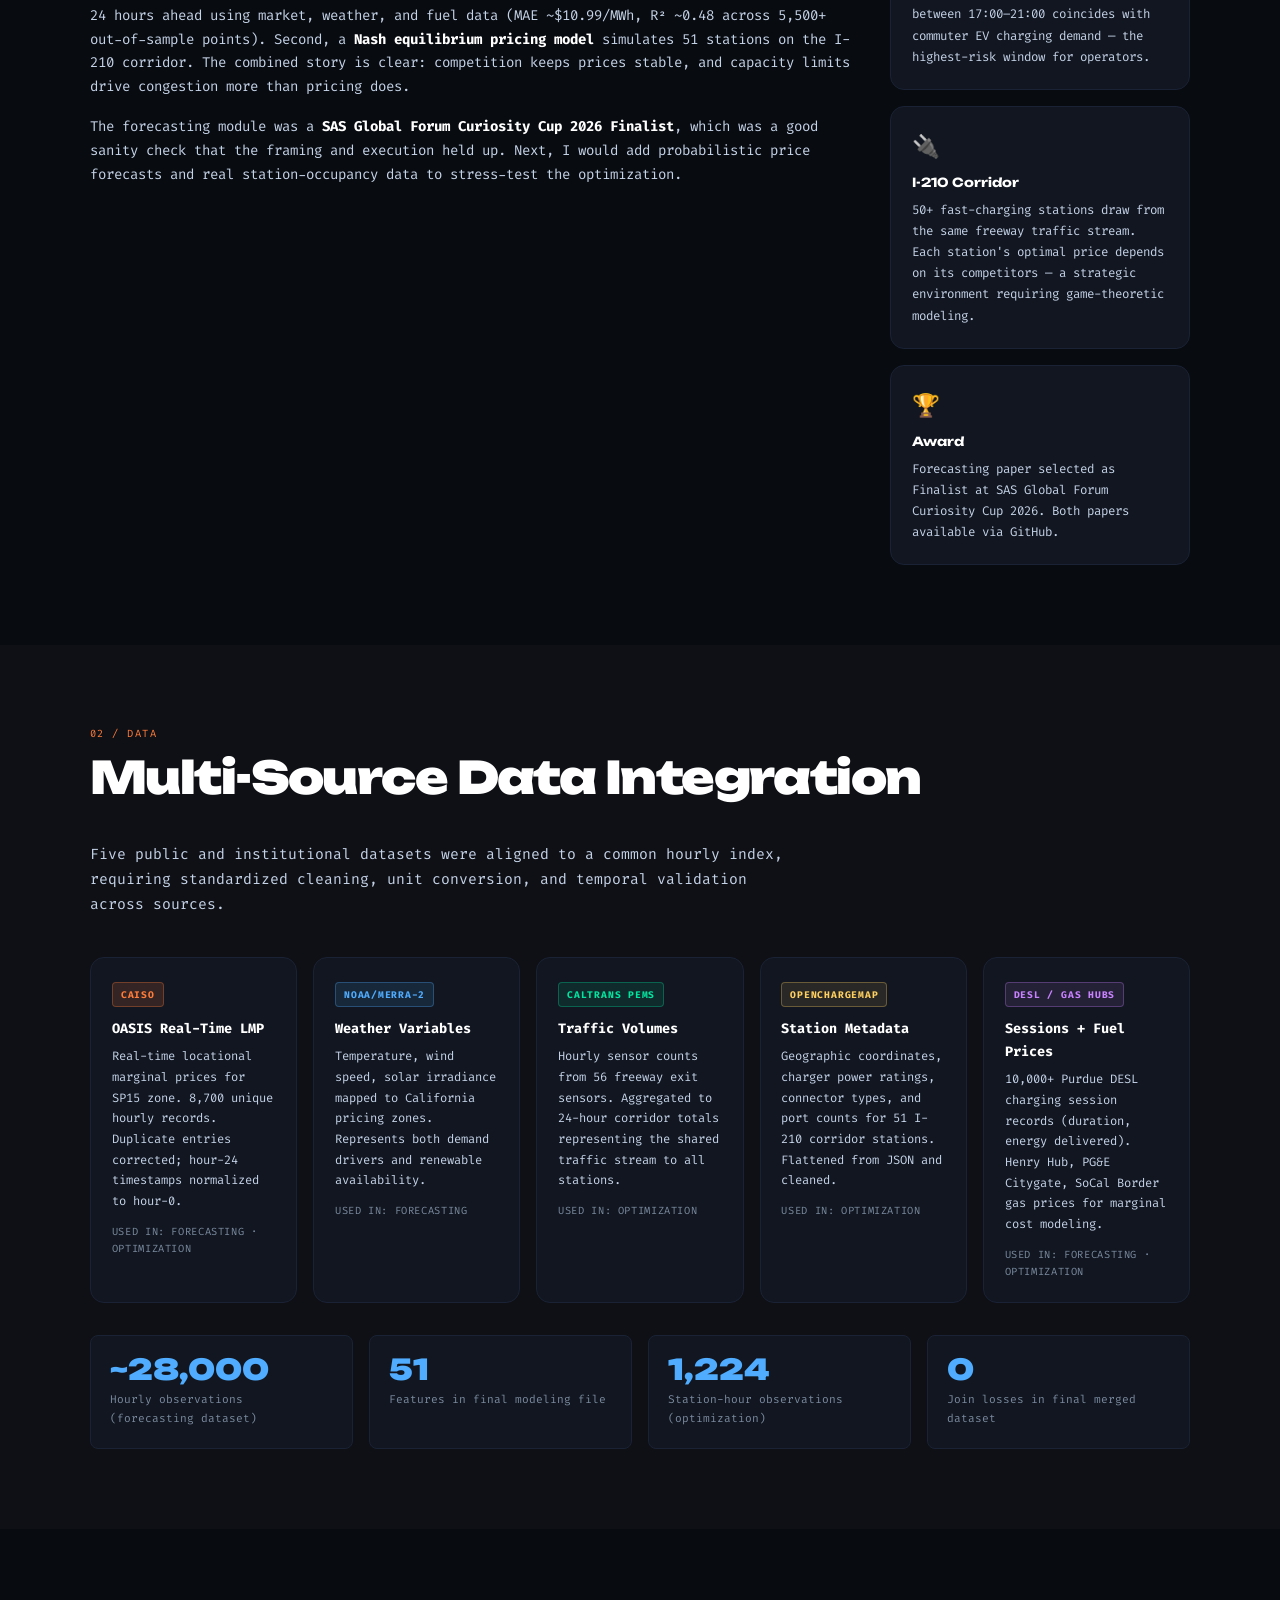
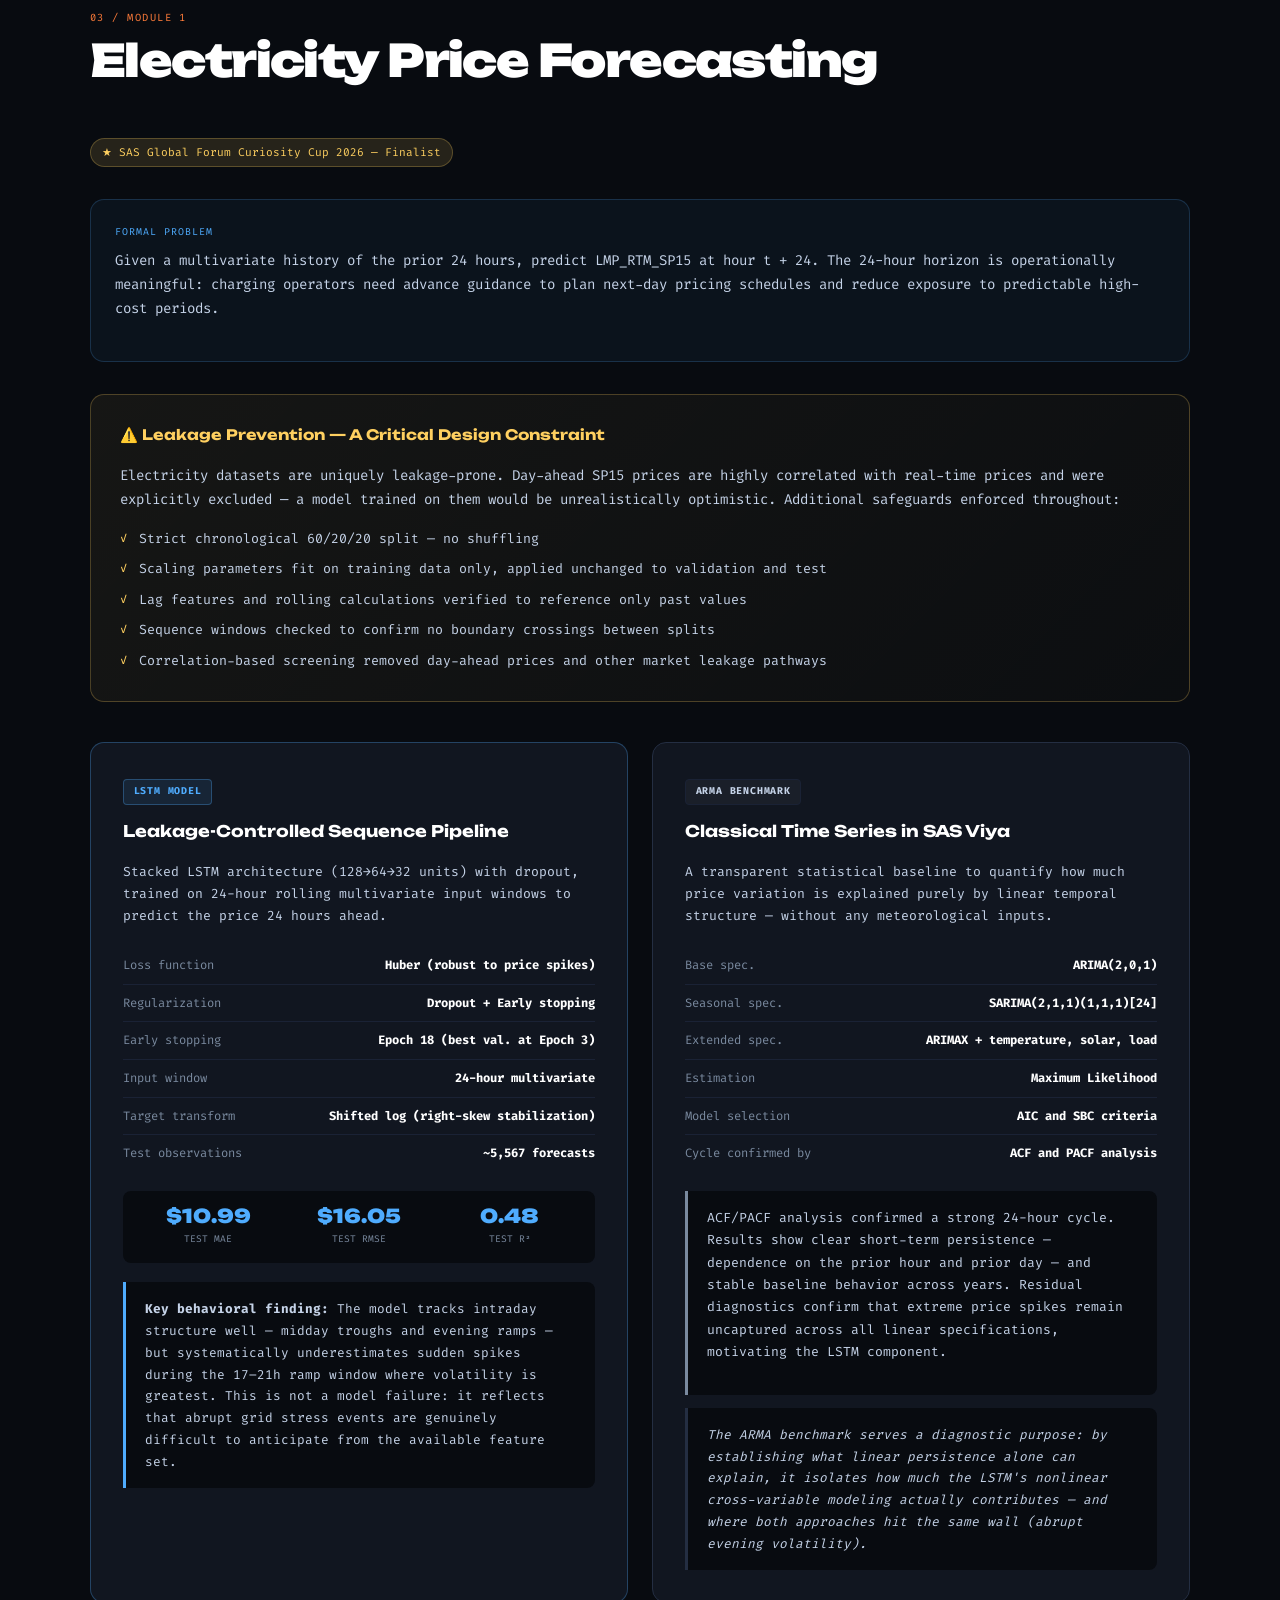
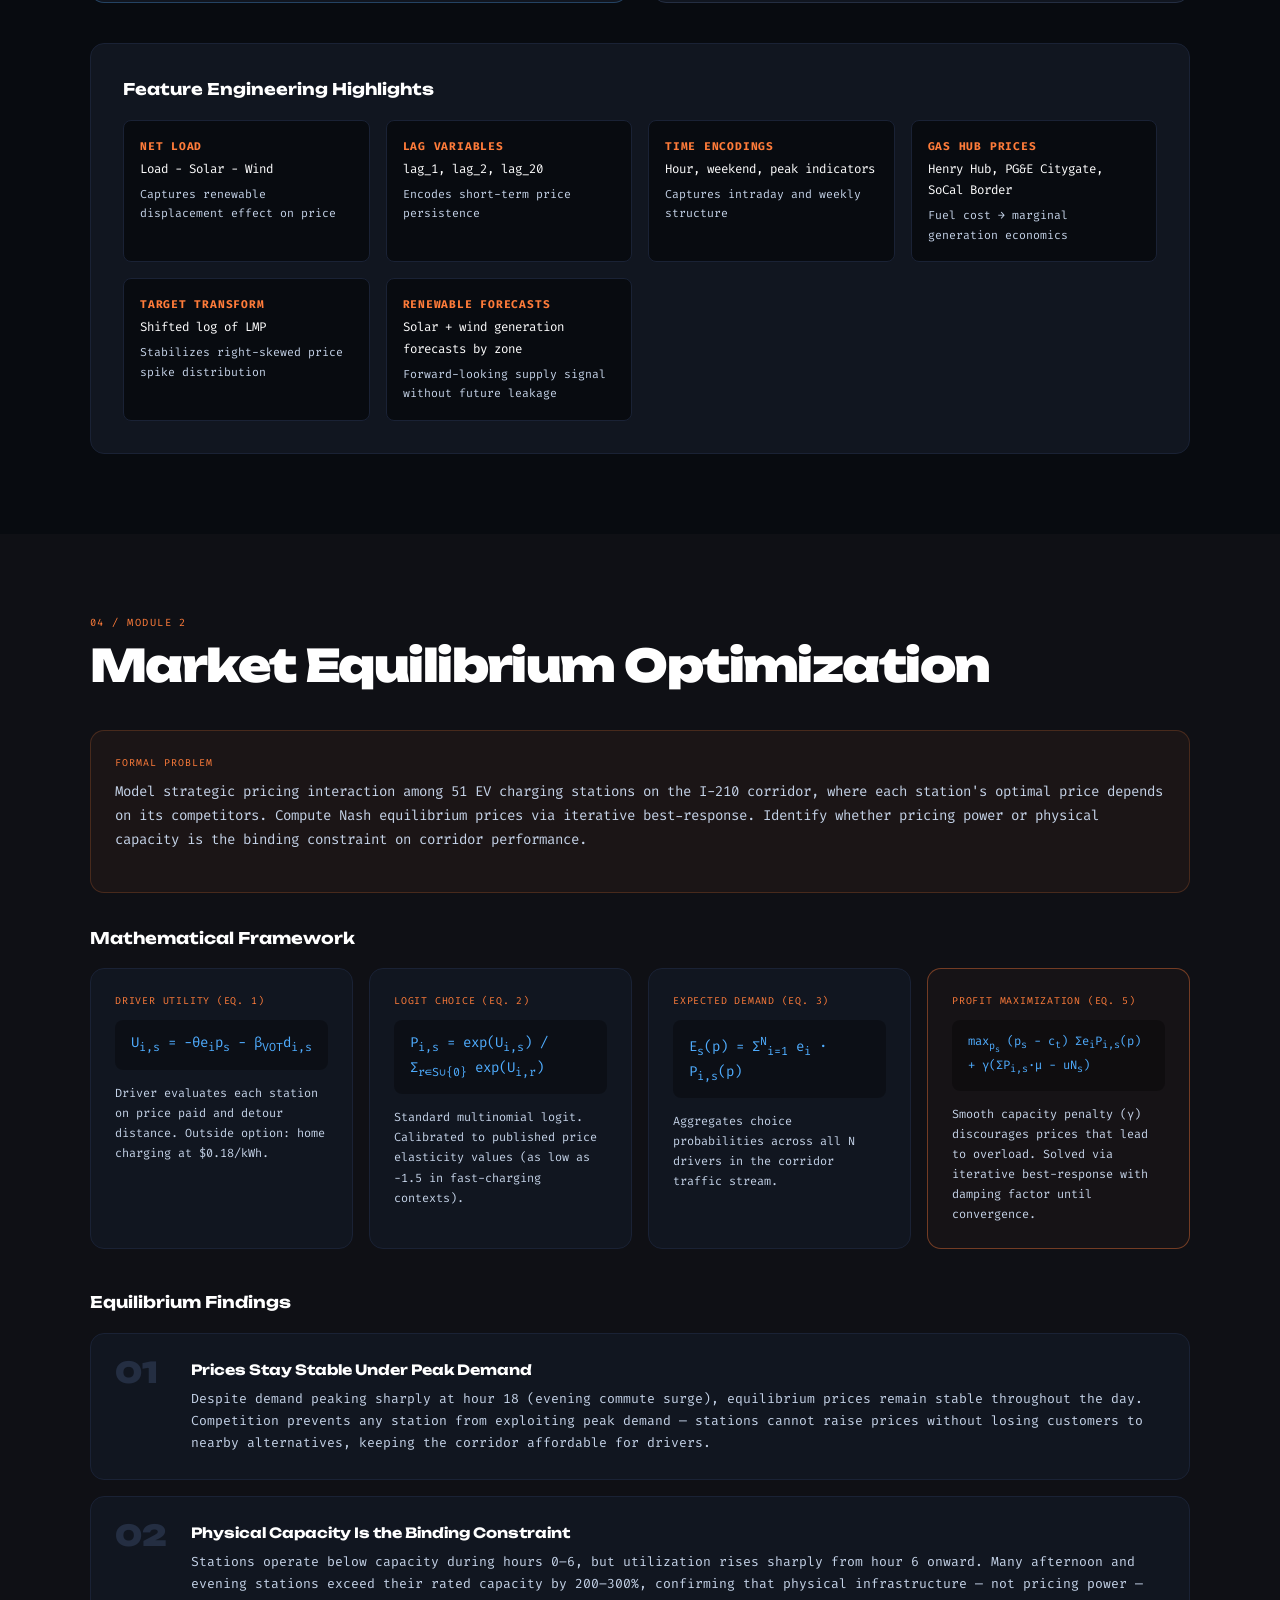
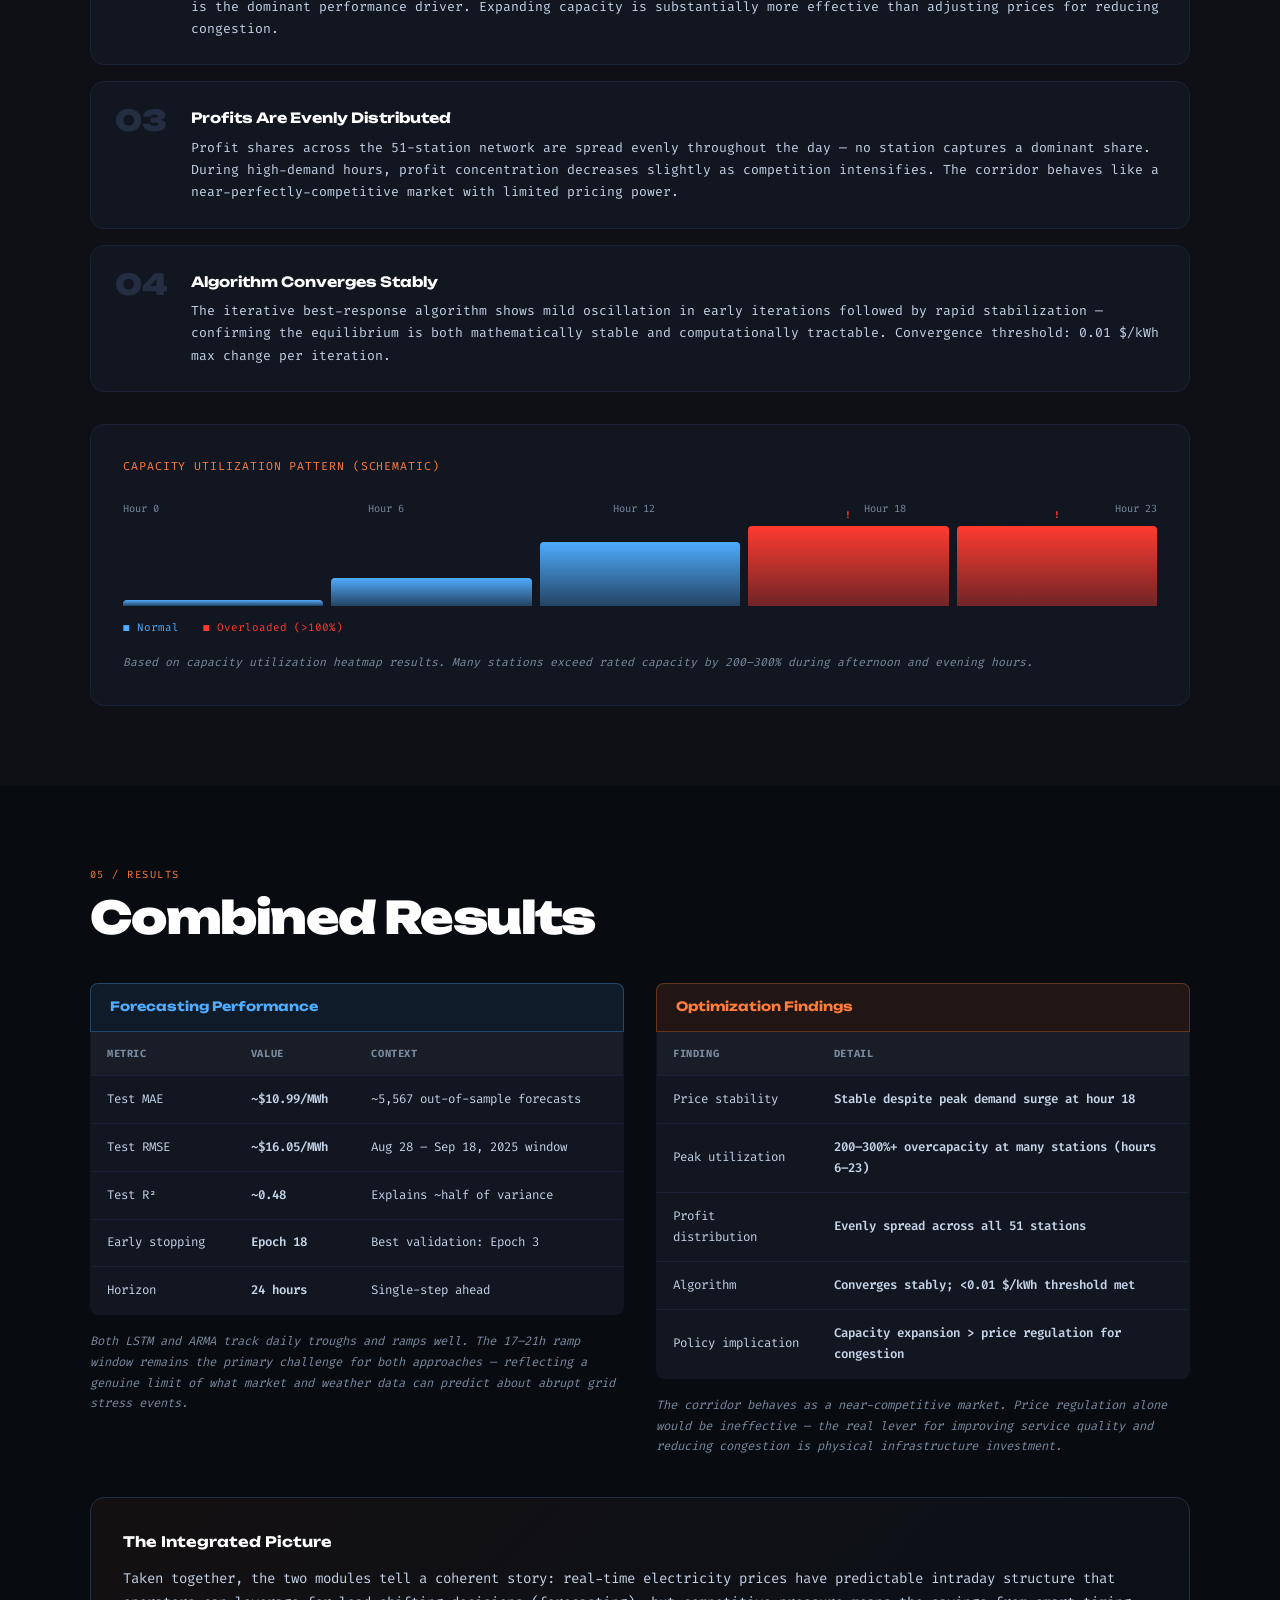
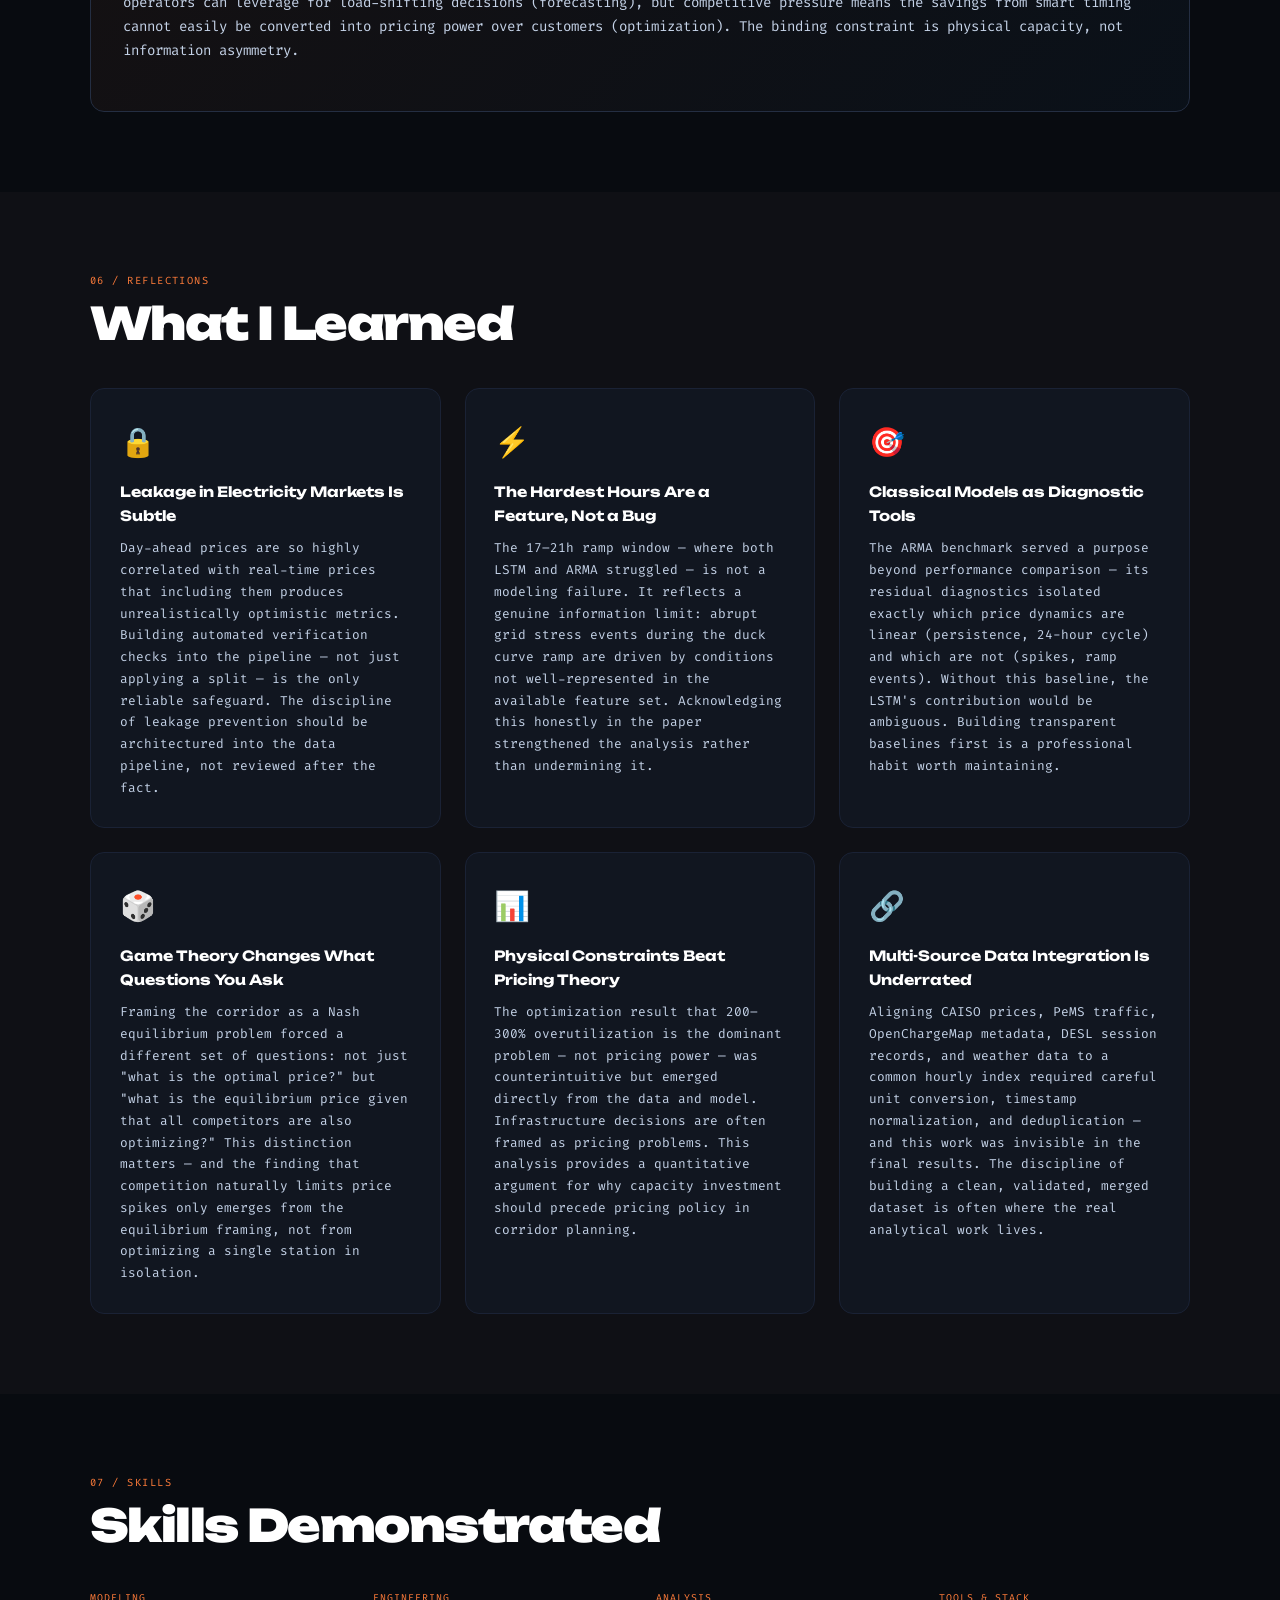
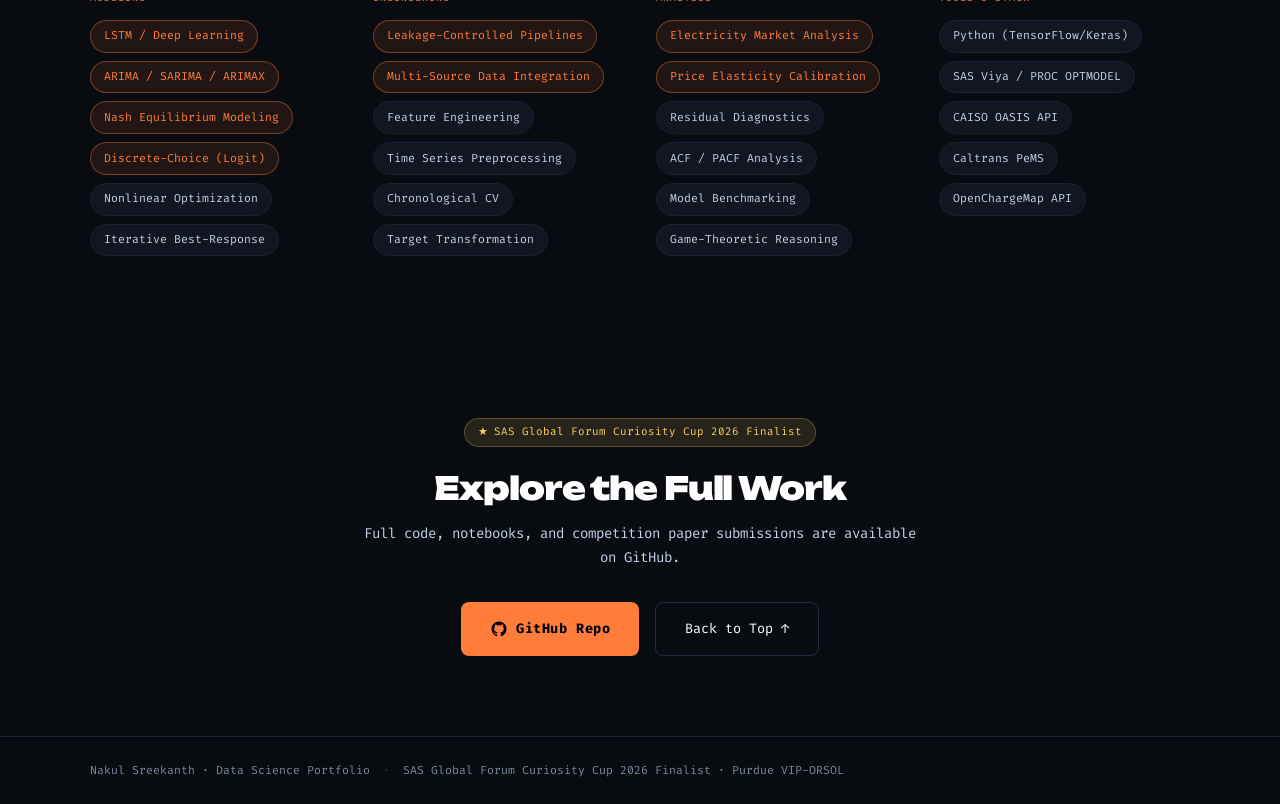
<file: ev-charging-intelligence/ev-charging-intelligence.html>
<!doctype html>
<html lang="en">
  <head>
    <!-- Google tag (gtag.js) -->
    <script
      async
      src="https://www.googletagmanager.com/gtag/js?id=G-9VL42DFD4Z"
    ></script>
    <script>
      window.dataLayer = window.dataLayer || [];
      function gtag() {
        dataLayer.push(arguments);
      }
      gtag("js", new Date());
      gtag("config", "G-9VL42DFD4Z");
    </script>
    <meta charset="UTF-8" />
    <meta name="viewport" content="width=device-width, initial-scale=1.0" />
    <meta
      name="description"
      content="End-to-end EV charging intelligence: 24-hour ahead electricity price forecasting for California's SP15 zone combined with Nash equilibrium market optimization for the I-210 corridor. SAS Global Forum Curiosity Cup 2026 Finalist."
    />
    <meta
      name="keywords"
      content="electricity price forecasting, LSTM, ARIMA, Nash equilibrium, EV charging, discrete choice model, optimization, SP15, California, renewable energy, data science"
    />
    <meta name="author" content="Nakul Sreekanth" />
    <meta
      property="og:title"
      content="EV Charging Intelligence | Nakul Sreekanth"
    />
    <meta
      property="og:description"
      content="Electricity price forecasting + market equilibrium optimization for EV charging corridors. SAS Global Forum Curiosity Cup 2026 Finalist."
    />
    <meta property="og:type" content="website" />
    <title>EV Charging Intelligence — Nakul Sreekanth</title>
    <link rel="stylesheet" href="assets/css/ev-charging-intelligence.css" />
    <link rel="preconnect" href="https://fonts.googleapis.com" />
    <link
      href="https://fonts.googleapis.com/css2?family=Unbounded:wght@400;600;700;900&family=Fira+Code:wght@300;400;500;700&display=swap"
      rel="stylesheet"
    />
  </head>
  <body>
    <div class="noise-overlay" aria-hidden="true"></div>
    <div class="grid-bg" aria-hidden="true"></div>
    <div class="blob blob-1" aria-hidden="true"></div>
    <div class="blob blob-2" aria-hidden="true"></div>
    <div class="blob blob-3" aria-hidden="true"></div>

    <!-- ── NAV ── -->
    <nav class="nav" role="navigation" aria-label="Page navigation">
      <a href="#" class="nav-brand">Nakul Sreekanth</a>
      <div class="nav-links">
        <a href="#overview">Overview</a>
        <a href="#forecasting">Forecasting</a>
        <a href="#optimization">Optimization</a>
        <a href="#results">Results</a>
        <a href="#skills">Skills</a>
      </div>
      <div class="nav-award" aria-label="Award badge">
        <span class="award-star" aria-hidden="true">★</span>
        <span>Curiosity Cup Finalist</span>
      </div>
    </nav>

    <!-- ── HERO ── -->
    <header class="hero" role="banner">
      <div class="hero-award-banner" role="note" aria-label="Competition award">
        <span class="award-star-lg" aria-hidden="true">★</span>
        <div>
          <div class="award-title">
            SAS Global Forum Curiosity Cup 2026 — Finalist
          </div>
          <div class="award-sub">
            Forecasting Track · Purdue VIP-ORSOL Initiative
          </div>
        </div>
      </div>

      <div class="hero-content">
        <div class="hero-tags">
          <span class="htag">Forecasting</span>
          <span class="htag">Optimization</span>
          <span class="htag">EV Infrastructure</span>
          <span class="htag">Renewable Markets</span>
        </div>

        <h1 class="hero-title">
          <span class="ht-line ht-1">EV Charging</span>
          <span class="ht-line ht-2">Intelligence</span>
          <span class="ht-sub"
            >Price Forecasting & Market Optimization<br />for the I-210
            Corridor</span
          >
        </h1>

        <p class="hero-desc">
          I built a two-part system: forecast SP15 electricity prices 24 hours
          ahead, then use those prices in a Nash equilibrium model for 51
          stations on the I-210 corridor. The goal is practical: give operators
          a next-day pricing signal and show whether congestion is a pricing
          issue or a capacity issue.
        </p>

        <div class="hero-kpis">
          <div class="kpi">
            <div class="kpi-val">$10.99</div>
            <div class="kpi-label">LSTM Test MAE ($/MWh)</div>
          </div>
          <div class="kpi">
            <div class="kpi-val">0.48</div>
            <div class="kpi-label">Out-of-Sample R²</div>
          </div>
          <div class="kpi">
            <div class="kpi-val">51</div>
            <div class="kpi-label">Stations Modeled</div>
          </div>
          <div class="kpi">
            <div class="kpi-val">~28K</div>
            <div class="kpi-label">Hourly Observations</div>
          </div>
        </div>

        <div class="hero-ctas">
          <a
            href="SAS Curiosity Cup 2026 - ORSOL_Forecasting.pdf"
            class="cta-primary"
            target="_blank"
            >Download Paper (Forecasting)</a
          >
          <a
            href="SAS Curiosity Cup 2026- ORSOL_Optimization.pdf"
            class="cta-primary"
            target="_blank"
            >Download Paper (Optimization)</a
          >
          <a href="#forecasting" class="cta-secondary">Explore the Work ↓</a>
        </div>
      </div>

      <!-- Dual module visual -->
      <div class="hero-modules" aria-label="Two-module project overview">
        <div class="module-card module-forecast">
          <div class="module-icon" aria-hidden="true">📈</div>
          <div class="module-label">Module 1</div>
          <div class="module-title">Price Forecasting</div>
          <div class="module-desc">
            LSTM + ARIMA pipeline for 24-hour ahead SP15 real-time electricity
            price prediction
          </div>
          <div class="module-stack">
            <span>Python</span><span>LSTM</span><span>ARIMA</span
            ><span>Huber</span>
          </div>
        </div>
        <div class="module-connector" aria-hidden="true">
          <div class="connector-line"></div>
          <div class="connector-label">informs</div>
          <div class="connector-line"></div>
        </div>
        <div class="module-card module-optim">
          <div class="module-icon" aria-hidden="true">⚖️</div>
          <div class="module-label">Module 2</div>
          <div class="module-title">Market Optimization</div>
          <div class="module-desc">
            Nash equilibrium pricing model with logit demand estimation for the
            I-210 corridor
          </div>
          <div class="module-stack">
            <span>Game Theory</span><span>Logit</span><span>OPTMODEL</span>
          </div>
        </div>
      </div>
    </header>

    <main>
      <!-- ── OVERVIEW ── -->
      <section id="overview" class="section" aria-labelledby="overview-heading">
        <div class="section-inner">
          <div class="section-label">01 / Overview</div>
          <h2 id="overview-heading">Executive Summary</h2>
          <div class="overview-grid">
            <div class="overview-text">
              <p>
                The core question was: can operators reliably anticipate
                next-day energy costs and understand how competitive pricing
                plays out on a crowded corridor? In the SP15 zone, prices swing
                hard with the duck curve, while 50+ nearby stations limit how
                much any single operator can change price without losing demand.
              </p>
              <p>
                I built two connected modules. First, a
                <strong>leakage-controlled LSTM</strong> forecasts real-time
                SP15 prices 24 hours ahead using market, weather, and fuel data
                (MAE ~$10.99/MWh, R² ~0.48 across 5,500+ out-of-sample points).
                Second, a <strong>Nash equilibrium pricing model</strong>
                simulates 51 stations on the I-210 corridor. The combined story
                is clear: competition keeps prices stable, and capacity limits
                drive congestion more than pricing does.
              </p>
              <p>
                The forecasting module was a
                <strong>SAS Global Forum Curiosity Cup 2026 Finalist</strong>,
                which was a good sanity check that the framing and execution
                held up. Next, I would add probabilistic price forecasts and
                real station-occupancy data to stress-test the optimization.
              </p>
            </div>
            <div class="overview-context">
              <div class="ctx-card">
                <div class="ctx-icon" aria-hidden="true">🌞</div>
                <div class="ctx-title">The Duck Curve Problem</div>
                <div class="ctx-body">
                  Solar generation drives midday LMP prices near zero, then a
                  sharp ramp between 17:00–21:00 coincides with commuter EV
                  charging demand — the highest-risk window for operators.
                </div>
              </div>
              <div class="ctx-card">
                <div class="ctx-icon" aria-hidden="true">🔌</div>
                <div class="ctx-title">I-210 Corridor</div>
                <div class="ctx-body">
                  50+ fast-charging stations draw from the same freeway traffic
                  stream. Each station's optimal price depends on its
                  competitors — a strategic environment requiring game-theoretic
                  modeling.
                </div>
              </div>
              <div class="ctx-card">
                <div class="ctx-icon" aria-hidden="true">🏆</div>
                <div class="ctx-title">Award</div>
                <div class="ctx-body">
                  Forecasting paper selected as Finalist at SAS Global Forum
                  Curiosity Cup 2026. Both papers available via GitHub.
                </div>
              </div>
            </div>
          </div>
        </div>
      </section>

      <!-- ── DATA ── -->
      <section
        id="data"
        class="section section-warm"
        aria-labelledby="data-heading"
      >
        <div class="section-inner">
          <div class="section-label">02 / Data</div>
          <h2 id="data-heading">Multi-Source Data Integration</h2>
          <p class="section-intro">
            Five public and institutional datasets were aligned to a common
            hourly index, requiring standardized cleaning, unit conversion, and
            temporal validation across sources.
          </p>

          <div class="data-sources">
            <div class="ds-card">
              <div class="ds-badge ds-caiso">CAISO</div>
              <div class="ds-name">OASIS Real-Time LMP</div>
              <div class="ds-desc">
                Real-time locational marginal prices for SP15 zone. 8,700 unique
                hourly records. Duplicate entries corrected; hour-24 timestamps
                normalized to hour-0.
              </div>
              <div class="ds-used">Used in: Forecasting · Optimization</div>
            </div>
            <div class="ds-card">
              <div class="ds-badge ds-noaa">NOAA/MERRA-2</div>
              <div class="ds-name">Weather Variables</div>
              <div class="ds-desc">
                Temperature, wind speed, solar irradiance mapped to California
                pricing zones. Represents both demand drivers and renewable
                availability.
              </div>
              <div class="ds-used">Used in: Forecasting</div>
            </div>
            <div class="ds-card">
              <div class="ds-badge ds-pems">Caltrans PeMS</div>
              <div class="ds-name">Traffic Volumes</div>
              <div class="ds-desc">
                Hourly sensor counts from 56 freeway exit sensors. Aggregated to
                24-hour corridor totals representing the shared traffic stream
                to all stations.
              </div>
              <div class="ds-used">Used in: Optimization</div>
            </div>
            <div class="ds-card">
              <div class="ds-badge ds-ocm">OpenChargeMap</div>
              <div class="ds-name">Station Metadata</div>
              <div class="ds-desc">
                Geographic coordinates, charger power ratings, connector types,
                and port counts for 51 I-210 corridor stations. Flattened from
                JSON and cleaned.
              </div>
              <div class="ds-used">Used in: Optimization</div>
            </div>
            <div class="ds-card">
              <div class="ds-badge ds-desl">DESL / Gas Hubs</div>
              <div class="ds-name">Sessions + Fuel Prices</div>
              <div class="ds-desc">
                10,000+ Purdue DESL charging session records (duration, energy
                delivered). Henry Hub, PG&amp;E Citygate, SoCal Border gas
                prices for marginal cost modeling.
              </div>
              <div class="ds-used">Used in: Forecasting · Optimization</div>
            </div>
          </div>

          <div class="data-summary-row">
            <div class="ds-stat">
              <span class="ds-stat-val">~28,000</span>
              <span class="ds-stat-label"
                >Hourly observations (forecasting dataset)</span
              >
            </div>
            <div class="ds-stat">
              <span class="ds-stat-val">51</span>
              <span class="ds-stat-label">Features in final modeling file</span>
            </div>
            <div class="ds-stat">
              <span class="ds-stat-val">1,224</span>
              <span class="ds-stat-label"
                >Station-hour observations (optimization)</span
              >
            </div>
            <div class="ds-stat">
              <span class="ds-stat-val">0</span>
              <span class="ds-stat-label"
                >Join losses in final merged dataset</span
              >
            </div>
          </div>
        </div>
      </section>

      <!-- ── FORECASTING MODULE ── -->
      <section
        id="forecasting"
        class="section"
        aria-labelledby="forecast-heading"
      >
        <div class="section-inner">
          <div class="module-header module-header-f">
            <div class="section-label">03 / Module 1</div>
            <h2 id="forecast-heading">Electricity Price Forecasting</h2>
            <div class="module-award-note" role="note">
              <span aria-hidden="true">★</span> SAS Global Forum Curiosity Cup
              2026 — Finalist
            </div>
          </div>

          <div class="problem-callout">
            <div class="pc-label">Formal Problem</div>
            <p>
              Given a multivariate history of the prior 24 hours, predict
              LMP_RTM_SP15 at hour t + 24. The 24-hour horizon is operationally
              meaningful: charging operators need advance guidance to plan
              next-day pricing schedules and reduce exposure to predictable
              high-cost periods.
            </p>
          </div>

          <!-- Leakage prevention highlight -->
          <div class="leakage-block">
            <div class="lb-title">
              ⚠️ Leakage Prevention — A Critical Design Constraint
            </div>
            <div class="lb-body">
              <p>
                Electricity datasets are uniquely leakage-prone. Day-ahead SP15
                prices are highly correlated with real-time prices and were
                explicitly excluded — a model trained on them would be
                unrealistically optimistic. Additional safeguards enforced
                throughout:
              </p>
              <ul class="lb-list">
                <li>Strict chronological 60/20/20 split — no shuffling</li>
                <li>
                  Scaling parameters fit on training data only, applied
                  unchanged to validation and test
                </li>
                <li>
                  Lag features and rolling calculations verified to reference
                  only past values
                </li>
                <li>
                  Sequence windows checked to confirm no boundary crossings
                  between splits
                </li>
                <li>
                  Correlation-based screening removed day-ahead prices and other
                  market leakage pathways
                </li>
              </ul>
            </div>
          </div>

          <!-- Two-model approach -->
          <div class="twomodel-grid">
            <div class="model-block model-lstm">
              <div class="model-tag">LSTM Model</div>
              <h3>Leakage-Controlled Sequence Pipeline</h3>
              <p>
                Stacked LSTM architecture (128→64→32 units) with dropout,
                trained on 24-hour rolling multivariate input windows to predict
                the price 24 hours ahead.
              </p>

              <div class="model-details">
                <div class="md-row">
                  <span>Loss function</span
                  ><strong>Huber (robust to price spikes)</strong>
                </div>
                <div class="md-row">
                  <span>Regularization</span
                  ><strong>Dropout + Early stopping</strong>
                </div>
                <div class="md-row">
                  <span>Early stopping</span
                  ><strong>Epoch 18 (best val. at Epoch 3)</strong>
                </div>
                <div class="md-row">
                  <span>Input window</span><strong>24-hour multivariate</strong>
                </div>
                <div class="md-row">
                  <span>Target transform</span
                  ><strong>Shifted log (right-skew stabilization)</strong>
                </div>
                <div class="md-row">
                  <span>Test observations</span
                  ><strong>~5,567 forecasts</strong>
                </div>
              </div>

              <div class="model-metrics">
                <div class="mm-item">
                  <span class="mm-val">$10.99</span>
                  <span class="mm-label">Test MAE</span>
                </div>
                <div class="mm-item">
                  <span class="mm-val">$16.05</span>
                  <span class="mm-label">Test RMSE</span>
                </div>
                <div class="mm-item">
                  <span class="mm-val">0.48</span>
                  <span class="mm-label">Test R²</span>
                </div>
              </div>

              <div class="model-insight">
                <strong>Key behavioral finding:</strong> The model tracks
                intraday structure well — midday troughs and evening ramps — but
                systematically underestimates sudden spikes during the 17–21h
                ramp window where volatility is greatest. This is not a model
                failure: it reflects that abrupt grid stress events are
                genuinely difficult to anticipate from the available feature
                set.
              </div>
            </div>

            <div class="model-block model-arima">
              <div class="model-tag model-tag-arima">ARMA Benchmark</div>
              <h3>Classical Time Series in SAS Viya</h3>
              <p>
                A transparent statistical baseline to quantify how much price
                variation is explained purely by linear temporal structure —
                without any meteorological inputs.
              </p>

              <div class="model-details">
                <div class="md-row">
                  <span>Base spec.</span><strong>ARIMA(2,0,1)</strong>
                </div>
                <div class="md-row">
                  <span>Seasonal spec.</span
                  ><strong>SARIMA(2,1,1)(1,1,1)[24]</strong>
                </div>
                <div class="md-row">
                  <span>Extended spec.</span
                  ><strong>ARIMAX + temperature, solar, load</strong>
                </div>
                <div class="md-row">
                  <span>Estimation</span><strong>Maximum Likelihood</strong>
                </div>
                <div class="md-row">
                  <span>Model selection</span
                  ><strong>AIC and SBC criteria</strong>
                </div>
                <div class="md-row">
                  <span>Cycle confirmed by</span
                  ><strong>ACF and PACF analysis</strong>
                </div>
              </div>

              <div class="arima-finding">
                <p>
                  ACF/PACF analysis confirmed a strong 24-hour cycle. Results
                  show clear short-term persistence — dependence on the prior
                  hour and prior day — and stable baseline behavior across
                  years. Residual diagnostics confirm that extreme price spikes
                  remain uncaptured across all linear specifications, motivating
                  the LSTM component.
                </p>
              </div>

              <div class="arima-note">
                The ARMA benchmark serves a diagnostic purpose: by establishing
                what linear persistence alone can explain, it isolates how much
                the LSTM's nonlinear cross-variable modeling actually
                contributes — and where both approaches hit the same wall
                (abrupt evening volatility).
              </div>
            </div>
          </div>

          <!-- Feature engineering -->
          <div class="feat-eng-block">
            <h3>Feature Engineering Highlights</h3>
            <div class="fe-row-grid">
              <div class="fe-chip">
                <div class="fe-chip-name">Net Load</div>
                <div class="fe-chip-def">Load − Solar − Wind</div>
                <div class="fe-chip-why">
                  Captures renewable displacement effect on price
                </div>
              </div>
              <div class="fe-chip">
                <div class="fe-chip-name">Lag Variables</div>
                <div class="fe-chip-def">lag_1, lag_2, lag_20</div>
                <div class="fe-chip-why">
                  Encodes short-term price persistence
                </div>
              </div>
              <div class="fe-chip">
                <div class="fe-chip-name">Time Encodings</div>
                <div class="fe-chip-def">Hour, weekend, peak indicators</div>
                <div class="fe-chip-why">
                  Captures intraday and weekly structure
                </div>
              </div>
              <div class="fe-chip">
                <div class="fe-chip-name">Gas Hub Prices</div>
                <div class="fe-chip-def">
                  Henry Hub, PG&E Citygate, SoCal Border
                </div>
                <div class="fe-chip-why">
                  Fuel cost → marginal generation economics
                </div>
              </div>
              <div class="fe-chip">
                <div class="fe-chip-name">Target Transform</div>
                <div class="fe-chip-def">Shifted log of LMP</div>
                <div class="fe-chip-why">
                  Stabilizes right-skewed price spike distribution
                </div>
              </div>
              <div class="fe-chip">
                <div class="fe-chip-name">Renewable Forecasts</div>
                <div class="fe-chip-def">
                  Solar + wind generation forecasts by zone
                </div>
                <div class="fe-chip-why">
                  Forward-looking supply signal without future leakage
                </div>
              </div>
            </div>
          </div>
        </div>
      </section>

      <!-- ── OPTIMIZATION MODULE ── -->
      <section
        id="optimization"
        class="section section-warm"
        aria-labelledby="optim-heading"
      >
        <div class="section-inner">
          <div class="section-label">04 / Module 2</div>
          <h2 id="optim-heading">Market Equilibrium Optimization</h2>

          <div class="problem-callout problem-callout-o">
            <div class="pc-label">Formal Problem</div>
            <p>
              Model strategic pricing interaction among 51 EV charging stations
              on the I-210 corridor, where each station's optimal price depends
              on its competitors. Compute Nash equilibrium prices via iterative
              best-response. Identify whether pricing power or physical capacity
              is the binding constraint on corridor performance.
            </p>
          </div>

          <!-- Mathematical framework -->
          <div class="math-framework">
            <h3>Mathematical Framework</h3>
            <div class="math-grid">
              <div class="math-card">
                <div class="math-label">Driver Utility (Eq. 1)</div>
                <div
                  class="math-eq"
                  role="img"
                  aria-label="Utility of station s for driver i equals negative theta times e_i times p_s minus beta_VOT times d_i_s"
                >
                  U<sub>i,s</sub> = −θe<sub>i</sub>p<sub>s</sub> −
                  β<sub>VOT</sub>d<sub>i,s</sub>
                </div>
                <div class="math-note">
                  Driver evaluates each station on price paid and detour
                  distance. Outside option: home charging at $0.18/kWh.
                </div>
              </div>

              <div class="math-card">
                <div class="math-label">Logit Choice (Eq. 2)</div>
                <div
                  class="math-eq"
                  role="img"
                  aria-label="Probability driver i chooses station s equals exp(U_i_s) divided by sum over all stations of exp(U_i_r)"
                >
                  P<sub>i,s</sub> = exp(U<sub>i,s</sub>) / Σ<sub>r∈S∪{0}</sub>
                  exp(U<sub>i,r</sub>)
                </div>
                <div class="math-note">
                  Standard multinomial logit. Calibrated to published price
                  elasticity values (as low as −1.5 in fast-charging contexts).
                </div>
              </div>

              <div class="math-card">
                <div class="math-label">Expected Demand (Eq. 3)</div>
                <div
                  class="math-eq"
                  role="img"
                  aria-label="Expected energy demand at station s equals sum over all drivers of e_i times P_i_s"
                >
                  E<sub>s</sub>(p) = Σ<sup>N</sup><sub>i=1</sub> e<sub>i</sub> ·
                  P<sub>i,s</sub>(p)
                </div>
                <div class="math-note">
                  Aggregates choice probabilities across all N drivers in the
                  corridor traffic stream.
                </div>
              </div>

              <div class="math-card math-card-highlight">
                <div class="math-label">Profit Maximization (Eq. 5)</div>
                <div
                  class="math-eq math-eq-sm"
                  role="img"
                  aria-label="Maximize over price of (p_s minus c_t) times sum of e_i P_i_s plus gamma times capacity penalty term"
                >
                  max<sub>p<sub>s</sub></sub> (p<sub>s</sub> − c<sub>t</sub>)
                  Σe<sub>i</sub>P<sub>i,s</sub>(p) + γ(ΣP<sub>i,s</sub>·μ −
                  uN<sub>s</sub>)
                </div>
                <div class="math-note">
                  Smooth capacity penalty (γ) discourages prices that lead to
                  overload. Solved via iterative best-response with damping
                  factor until convergence.
                </div>
              </div>
            </div>
          </div>

          <!-- Results -->
          <div class="optim-results">
            <h3>Equilibrium Findings</h3>
            <div class="optim-findings">
              <div class="finding-card">
                <div class="finding-num">01</div>
                <div class="finding-body">
                  <div class="finding-title">
                    Prices Stay Stable Under Peak Demand
                  </div>
                  <p>
                    Despite demand peaking sharply at hour 18 (evening commute
                    surge), equilibrium prices remain stable throughout the day.
                    Competition prevents any station from exploiting peak demand
                    — stations cannot raise prices without losing customers to
                    nearby alternatives, keeping the corridor affordable for
                    drivers.
                  </p>
                </div>
              </div>

              <div class="finding-card">
                <div class="finding-num">02</div>
                <div class="finding-body">
                  <div class="finding-title">
                    Physical Capacity Is the Binding Constraint
                  </div>
                  <p>
                    Stations operate below capacity during hours 0–6, but
                    utilization rises sharply from hour 6 onward. Many afternoon
                    and evening stations exceed their rated capacity by
                    200–300%, confirming that physical infrastructure — not
                    pricing power — is the dominant performance driver.
                    Expanding capacity is substantially more effective than
                    adjusting prices for reducing congestion.
                  </p>
                </div>
              </div>

              <div class="finding-card">
                <div class="finding-num">03</div>
                <div class="finding-body">
                  <div class="finding-title">
                    Profits Are Evenly Distributed
                  </div>
                  <p>
                    Profit shares across the 51-station network are spread
                    evenly throughout the day — no station captures a dominant
                    share. During high-demand hours, profit concentration
                    decreases slightly as competition intensifies. The corridor
                    behaves like a near-perfectly-competitive market with
                    limited pricing power.
                  </p>
                </div>
              </div>

              <div class="finding-card">
                <div class="finding-num">04</div>
                <div class="finding-body">
                  <div class="finding-title">Algorithm Converges Stably</div>
                  <p>
                    The iterative best-response algorithm shows mild oscillation
                    in early iterations followed by rapid stabilization —
                    confirming the equilibrium is both mathematically stable and
                    computationally tractable. Convergence threshold: 0.01 $/kWh
                    max change per iteration.
                  </p>
                </div>
              </div>
            </div>
          </div>

          <!-- Utilization visual summary -->
          <div
            class="util-visual"
            aria-label="Capacity utilization summary visualization"
          >
            <div class="uv-header">
              Capacity Utilization Pattern (Schematic)
            </div>
            <div class="uv-grid">
              <div class="uv-labels">
                <span>Hour 0</span><span>Hour 6</span><span>Hour 12</span
                ><span>Hour 18</span><span>Hour 23</span>
              </div>
              <div class="uv-bars">
                <div class="uv-bar" style="--h: 8%" data-label="Low"></div>
                <div class="uv-bar" style="--h: 35%" data-label="Rising"></div>
                <div class="uv-bar" style="--h: 80%" data-label="High"></div>
                <div
                  class="uv-bar uv-bar-over"
                  style="--h: 100%"
                  data-label="200-300%+ overload"
                ></div>
                <div
                  class="uv-bar uv-bar-over"
                  style="--h: 100%"
                  data-label="Sustained overload"
                ></div>
              </div>
              <div class="uv-legend">
                <span class="uvl-ok">■ Normal</span>
                <span class="uvl-over">■ Overloaded (&gt;100%)</span>
              </div>
            </div>
            <div class="uv-note">
              Based on capacity utilization heatmap results. Many stations
              exceed rated capacity by 200–300% during afternoon and evening
              hours.
            </div>
          </div>
        </div>
      </section>

      <!-- ── RESULTS SUMMARY ── -->
      <section id="results" class="section" aria-labelledby="results-heading">
        <div class="section-inner">
          <div class="section-label">05 / Results</div>
          <h2 id="results-heading">Combined Results</h2>

          <div class="results-two-col">
            <div class="results-col">
              <div class="rc-header rc-header-f">Forecasting Performance</div>
              <table
                class="rt"
                aria-label="LSTM forecasting performance metrics"
              >
                <thead>
                  <tr>
                    <th scope="col">Metric</th>
                    <th scope="col">Value</th>
                    <th scope="col">Context</th>
                  </tr>
                </thead>
                <tbody>
                  <tr>
                    <td>Test MAE</td>
                    <td class="rv">~$10.99/MWh</td>
                    <td>~5,567 out-of-sample forecasts</td>
                  </tr>
                  <tr>
                    <td>Test RMSE</td>
                    <td class="rv">~$16.05/MWh</td>
                    <td>Aug 28 – Sep 18, 2025 window</td>
                  </tr>
                  <tr>
                    <td>Test R²</td>
                    <td class="rv">~0.48</td>
                    <td>Explains ~half of variance</td>
                  </tr>
                  <tr>
                    <td>Early stopping</td>
                    <td class="rv">Epoch 18</td>
                    <td>Best validation: Epoch 3</td>
                  </tr>
                  <tr>
                    <td>Horizon</td>
                    <td class="rv">24 hours</td>
                    <td>Single-step ahead</td>
                  </tr>
                </tbody>
              </table>
              <div class="results-note">
                Both LSTM and ARMA track daily troughs and ramps well. The
                17–21h ramp window remains the primary challenge for both
                approaches — reflecting a genuine limit of what market and
                weather data can predict about abrupt grid stress events.
              </div>
            </div>

            <div class="results-col">
              <div class="rc-header rc-header-o">Optimization Findings</div>
              <table class="rt" aria-label="Optimization model key findings">
                <thead>
                  <tr>
                    <th scope="col">Finding</th>
                    <th scope="col">Detail</th>
                  </tr>
                </thead>
                <tbody>
                  <tr>
                    <td>Price stability</td>
                    <td class="rv">
                      Stable despite peak demand surge at hour 18
                    </td>
                  </tr>
                  <tr>
                    <td>Peak utilization</td>
                    <td class="rv">
                      200–300%+ overcapacity at many stations (hours 6–23)
                    </td>
                  </tr>
                  <tr>
                    <td>Profit distribution</td>
                    <td class="rv">Evenly spread across all 51 stations</td>
                  </tr>
                  <tr>
                    <td>Algorithm</td>
                    <td class="rv">
                      Converges stably; &lt;0.01 $/kWh threshold met
                    </td>
                  </tr>
                  <tr>
                    <td>Policy implication</td>
                    <td class="rv">
                      Capacity expansion &gt; price regulation for congestion
                    </td>
                  </tr>
                </tbody>
              </table>
              <div class="results-note">
                The corridor behaves as a near-competitive market. Price
                regulation alone would be ineffective — the real lever for
                improving service quality and reducing congestion is physical
                infrastructure investment.
              </div>
            </div>
          </div>

          <!-- Joint insight -->
          <div class="joint-insight">
            <div class="ji-title">The Integrated Picture</div>
            <p>
              Taken together, the two modules tell a coherent story: real-time
              electricity prices have predictable intraday structure that
              operators can leverage for load-shifting decisions (forecasting),
              but competitive pressure means the savings from smart timing
              cannot easily be converted into pricing power over customers
              (optimization). The binding constraint is physical capacity, not
              information asymmetry.
            </p>
          </div>
        </div>
      </section>

      <!-- ── WHAT I LEARNED ── -->
      <section
        id="learned"
        class="section section-warm"
        aria-labelledby="learned-heading"
      >
        <div class="section-inner">
          <div class="section-label">06 / Reflections</div>
          <h2 id="learned-heading">What I Learned</h2>
          <div class="learned-grid">
            <div class="lc">
              <div class="lc-icon">🔒</div>
              <h3>Leakage in Electricity Markets Is Subtle</h3>
              <p>
                Day-ahead prices are so highly correlated with real-time prices
                that including them produces unrealistically optimistic metrics.
                Building automated verification checks into the pipeline — not
                just applying a split — is the only reliable safeguard. The
                discipline of leakage prevention should be architectured into
                the data pipeline, not reviewed after the fact.
              </p>
            </div>

            <div class="lc">
              <div class="lc-icon">⚡</div>
              <h3>The Hardest Hours Are a Feature, Not a Bug</h3>
              <p>
                The 17–21h ramp window — where both LSTM and ARMA struggled — is
                not a modeling failure. It reflects a genuine information limit:
                abrupt grid stress events during the duck curve ramp are driven
                by conditions not well-represented in the available feature set.
                Acknowledging this honestly in the paper strengthened the
                analysis rather than undermining it.
              </p>
            </div>

            <div class="lc">
              <div class="lc-icon">🎯</div>
              <h3>Classical Models as Diagnostic Tools</h3>
              <p>
                The ARMA benchmark served a purpose beyond performance
                comparison — its residual diagnostics isolated exactly which
                price dynamics are linear (persistence, 24-hour cycle) and which
                are not (spikes, ramp events). Without this baseline, the LSTM's
                contribution would be ambiguous. Building transparent baselines
                first is a professional habit worth maintaining.
              </p>
            </div>

            <div class="lc">
              <div class="lc-icon">🎲</div>
              <h3>Game Theory Changes What Questions You Ask</h3>
              <p>
                Framing the corridor as a Nash equilibrium problem forced a
                different set of questions: not just "what is the optimal
                price?" but "what is the equilibrium price given that all
                competitors are also optimizing?" This distinction matters — and
                the finding that competition naturally limits price spikes only
                emerges from the equilibrium framing, not from optimizing a
                single station in isolation.
              </p>
            </div>

            <div class="lc">
              <div class="lc-icon">📊</div>
              <h3>Physical Constraints Beat Pricing Theory</h3>
              <p>
                The optimization result that 200–300% overutilization is the
                dominant problem — not pricing power — was counterintuitive but
                emerged directly from the data and model. Infrastructure
                decisions are often framed as pricing problems. This analysis
                provides a quantitative argument for why capacity investment
                should precede pricing policy in corridor planning.
              </p>
            </div>

            <div class="lc">
              <div class="lc-icon">🔗</div>
              <h3>Multi-Source Data Integration Is Underrated</h3>
              <p>
                Aligning CAISO prices, PeMS traffic, OpenChargeMap metadata,
                DESL session records, and weather data to a common hourly index
                required careful unit conversion, timestamp normalization, and
                deduplication — and this work was invisible in the final
                results. The discipline of building a clean, validated, merged
                dataset is often where the real analytical work lives.
              </p>
            </div>
          </div>
        </div>
      </section>

      <!-- ── SKILLS ── -->
      <section id="skills" class="section" aria-labelledby="skills-heading">
        <div class="section-inner">
          <div class="section-label">07 / Skills</div>
          <h2 id="skills-heading">Skills Demonstrated</h2>
          <div class="skills-layout">
            <div class="skill-group">
              <div class="sg-label">Modeling</div>
              <div class="sg-tags">
                <span class="stag stag-primary">LSTM / Deep Learning</span>
                <span class="stag stag-primary">ARIMA / SARIMA / ARIMAX</span>
                <span class="stag stag-primary">Nash Equilibrium Modeling</span>
                <span class="stag stag-primary">Discrete-Choice (Logit)</span>
                <span class="stag stag-secondary">Nonlinear Optimization</span>
                <span class="stag stag-secondary">Iterative Best-Response</span>
              </div>
            </div>
            <div class="skill-group">
              <div class="sg-label">Engineering</div>
              <div class="sg-tags">
                <span class="stag stag-primary"
                  >Leakage-Controlled Pipelines</span
                >
                <span class="stag stag-primary"
                  >Multi-Source Data Integration</span
                >
                <span class="stag stag-secondary">Feature Engineering</span>
                <span class="stag stag-secondary"
                  >Time Series Preprocessing</span
                >
                <span class="stag stag-secondary">Chronological CV</span>
                <span class="stag stag-secondary">Target Transformation</span>
              </div>
            </div>
            <div class="skill-group">
              <div class="sg-label">Analysis</div>
              <div class="sg-tags">
                <span class="stag stag-primary"
                  >Electricity Market Analysis</span
                >
                <span class="stag stag-primary"
                  >Price Elasticity Calibration</span
                >
                <span class="stag stag-secondary">Residual Diagnostics</span>
                <span class="stag stag-secondary">ACF / PACF Analysis</span>
                <span class="stag stag-secondary">Model Benchmarking</span>
                <span class="stag stag-secondary"
                  >Game-Theoretic Reasoning</span
                >
              </div>
            </div>
            <div class="skill-group">
              <div class="sg-label">Tools &amp; Stack</div>
              <div class="sg-tags">
                <span class="stag stag-secondary"
                  >Python (TensorFlow/Keras)</span
                >
                <span class="stag stag-secondary"
                  >SAS Viya / PROC OPTMODEL</span
                >
                <span class="stag stag-secondary">CAISO OASIS API</span>
                <span class="stag stag-secondary">Caltrans PeMS</span>
                <span class="stag stag-secondary">OpenChargeMap API</span>
              </div>
            </div>
          </div>
        </div>
      </section>

      <!-- ── CTA ── -->
      <section class="section cta-section" aria-labelledby="cta-heading">
        <div class="section-inner cta-inner">
          <div class="cta-award-badge" role="note">
            <span aria-hidden="true">★</span> SAS Global Forum Curiosity Cup
            2026 Finalist
          </div>
          <h2 id="cta-heading">Explore the Full Work</h2>
          <p>
            Full code, notebooks, and competition paper submissions are
            available on GitHub.
          </p>
          <div class="cta-buttons">
            <a
              href="https://github.com/nakulsree/Portofolio"
              class="cta-primary cta-lg"
              target="_blank"
              rel="noopener noreferrer"
            >
              <svg
                width="18"
                height="18"
                viewBox="0 0 24 24"
                fill="currentColor"
                aria-hidden="true"
              >
                <path
                  d="M12 2C6.477 2 2 6.484 2 12.017c0 4.425 2.865 8.18 6.839 9.504.5.092.682-.217.682-.483 0-.237-.008-.868-.013-1.703-2.782.605-3.369-1.343-3.369-1.343-.454-1.158-1.11-1.466-1.11-1.466-.908-.62.069-.608.069-.608 1.003.07 1.531 1.032 1.531 1.032.892 1.53 2.341 1.088 2.91.832.092-.647.35-1.088.636-1.338-2.22-.253-4.555-1.113-4.555-4.951 0-1.093.39-1.988 1.029-2.688-.103-.253-.446-1.272.098-2.65 0 0 .84-.27 2.75 1.026A9.564 9.564 0 0112 6.844c.85.004 1.705.115 2.504.337 1.909-1.296 2.747-1.027 2.747-1.027.546 1.379.202 2.398.1 2.651.64.7 1.028 1.595 1.028 2.688 0 3.848-2.339 4.695-4.566 4.943.359.309.678.92.678 1.855 0 1.338-.012 2.419-.012 2.747 0 .268.18.58.688.482A10.019 10.019 0 0022 12.017C22 6.484 17.522 2 12 2z"
                />
              </svg>
              GitHub Repo
            </a>
            <a href="#overview" class="cta-secondary cta-lg">Back to Top ↑</a>
          </div>
        </div>
      </section>
    </main>

    <footer class="footer" role="contentinfo">
      <div class="footer-inner">
        <span>Nakul Sreekanth · Data Science Portfolio</span>
        <span class="fsep">·</span>
        <span
          >SAS Global Forum Curiosity Cup 2026 Finalist · Purdue VIP-ORSOL</span
        >
      </div>
    </footer>

    <script src="assets/js/ev-charging-intelligence.js"></script>
  </body>
</html>
</file>
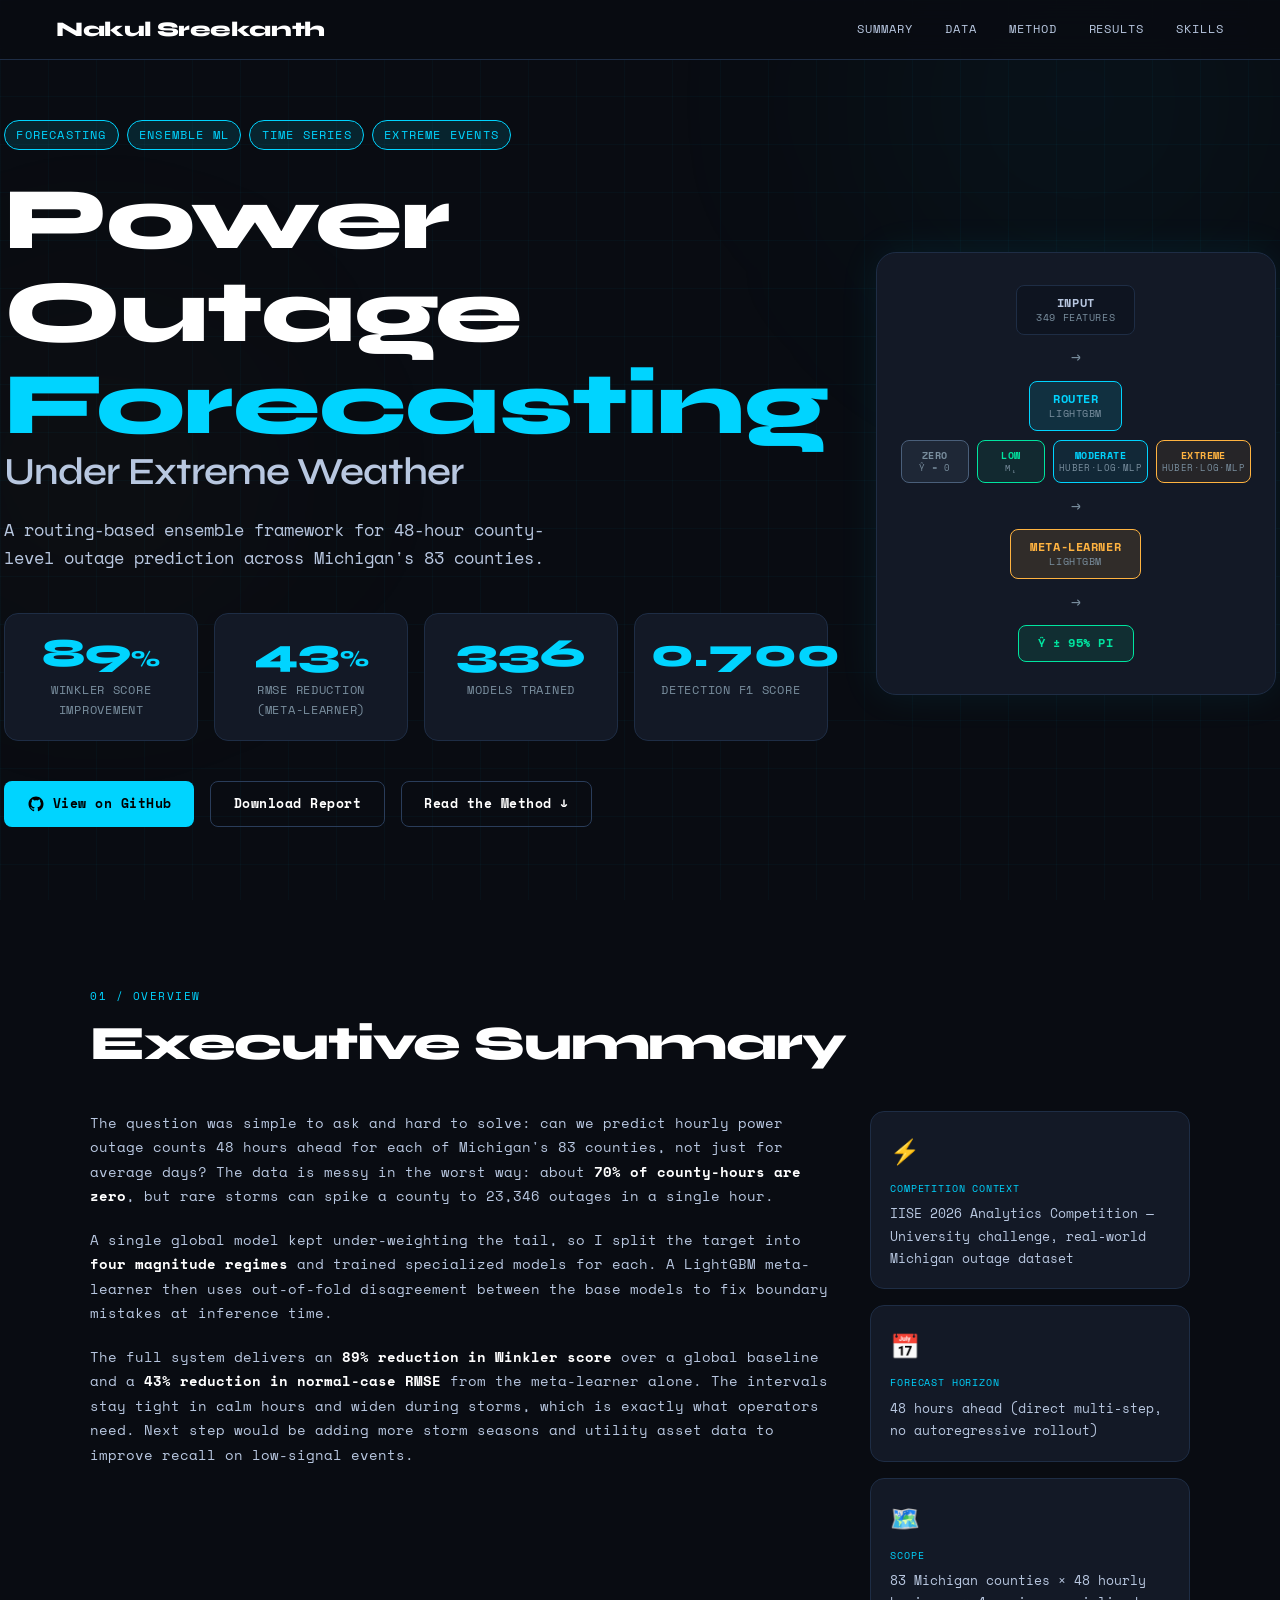
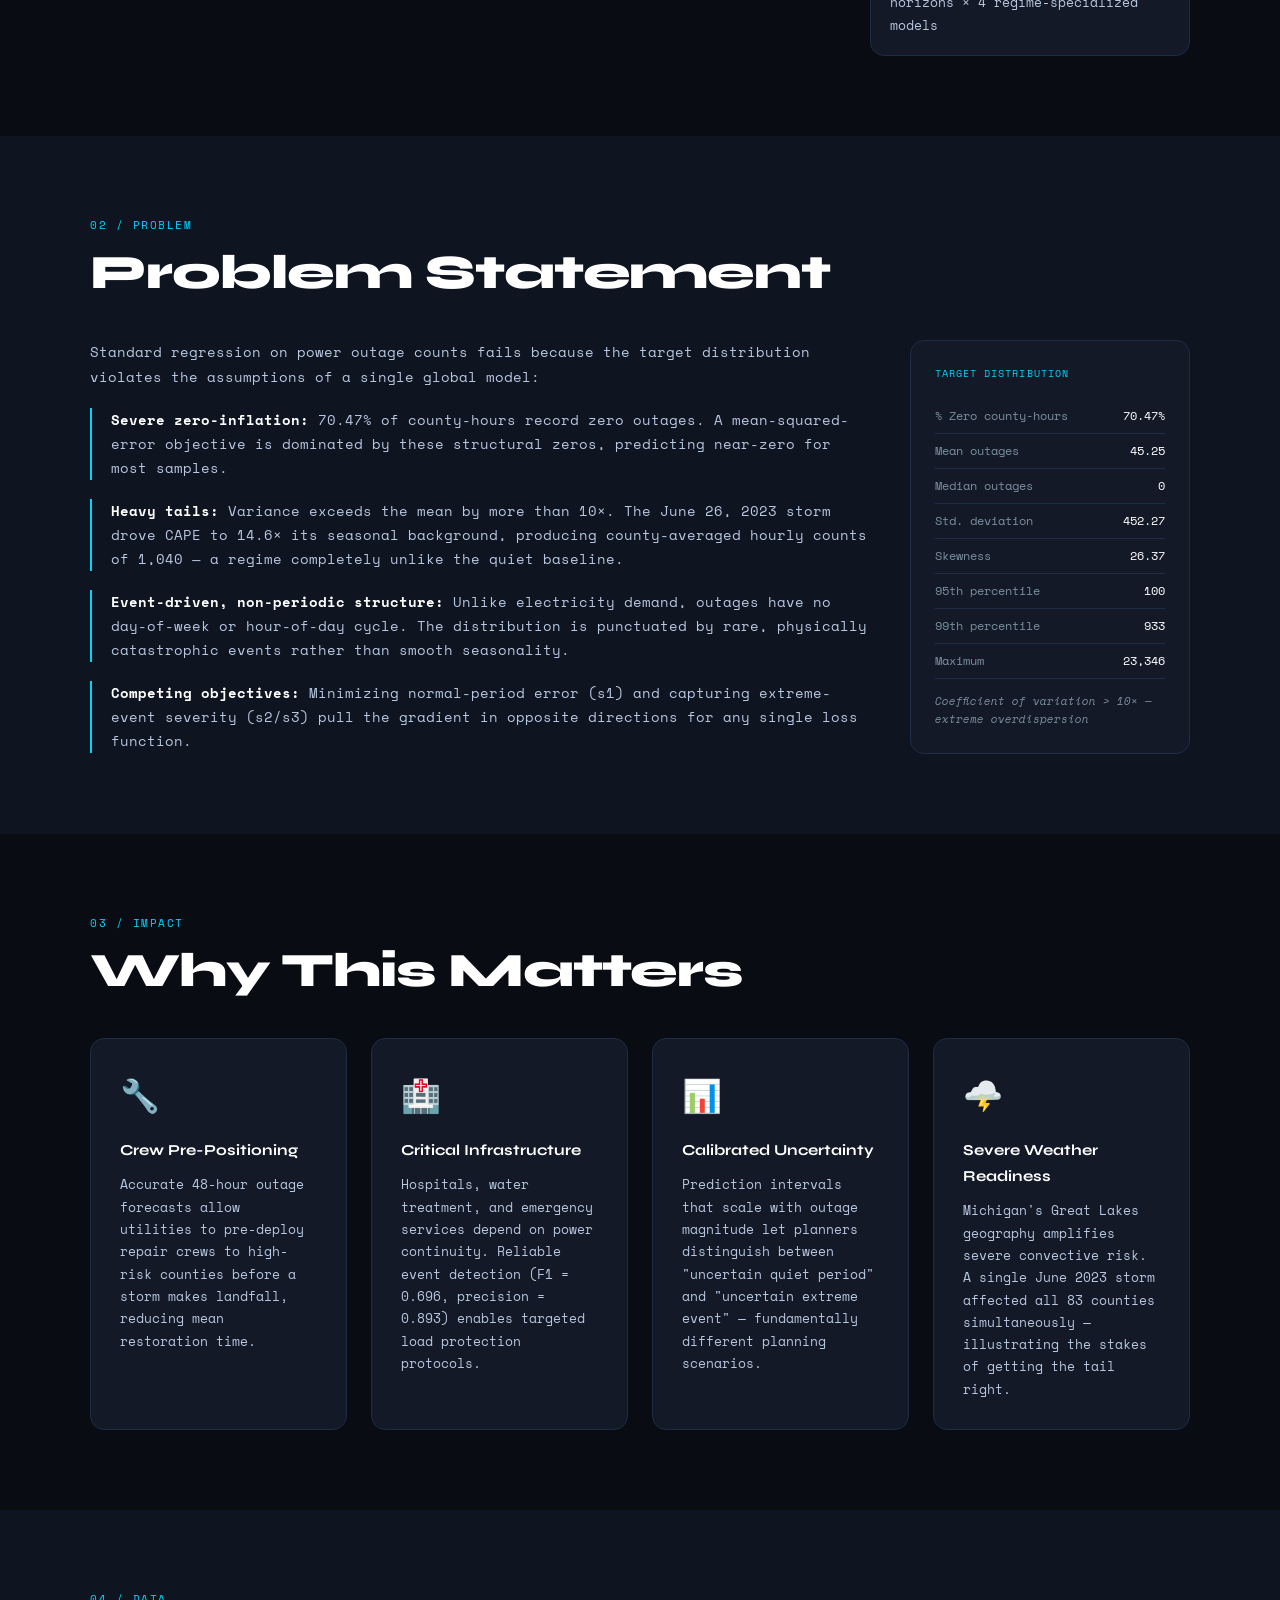
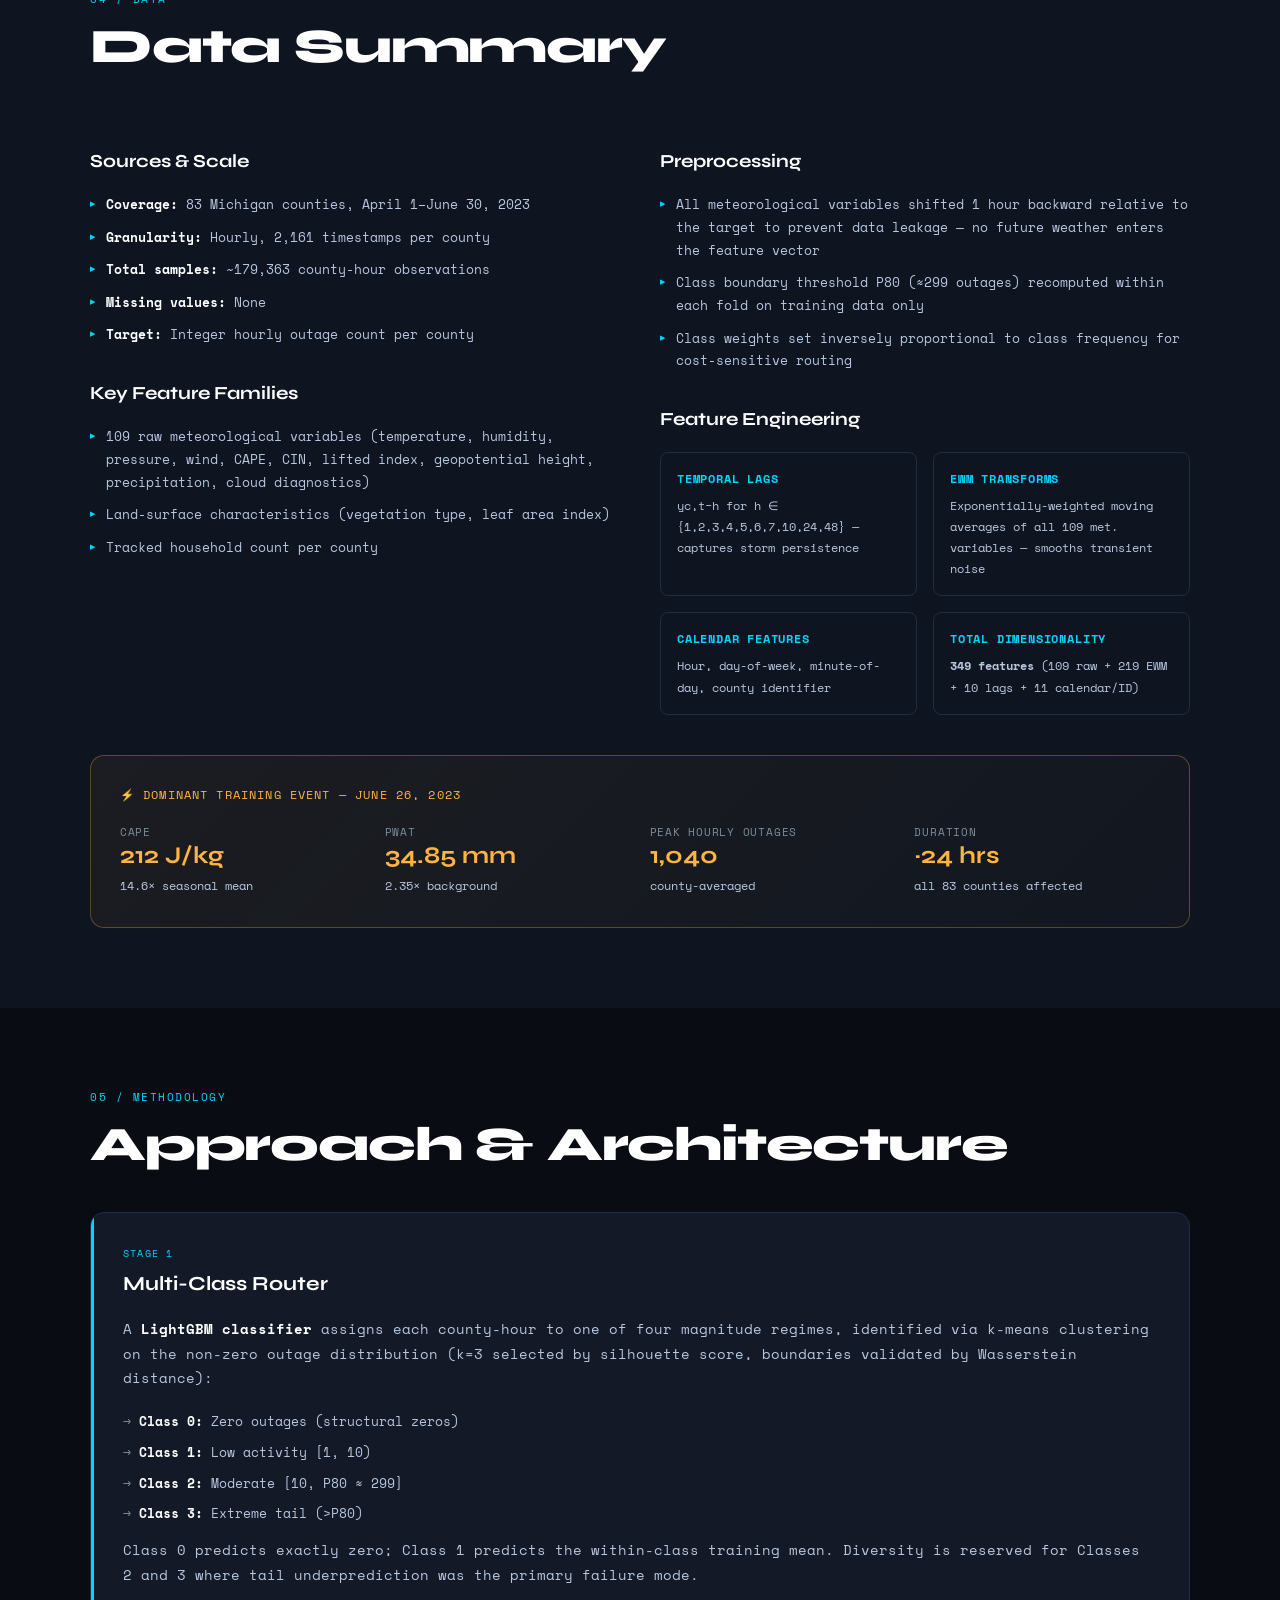
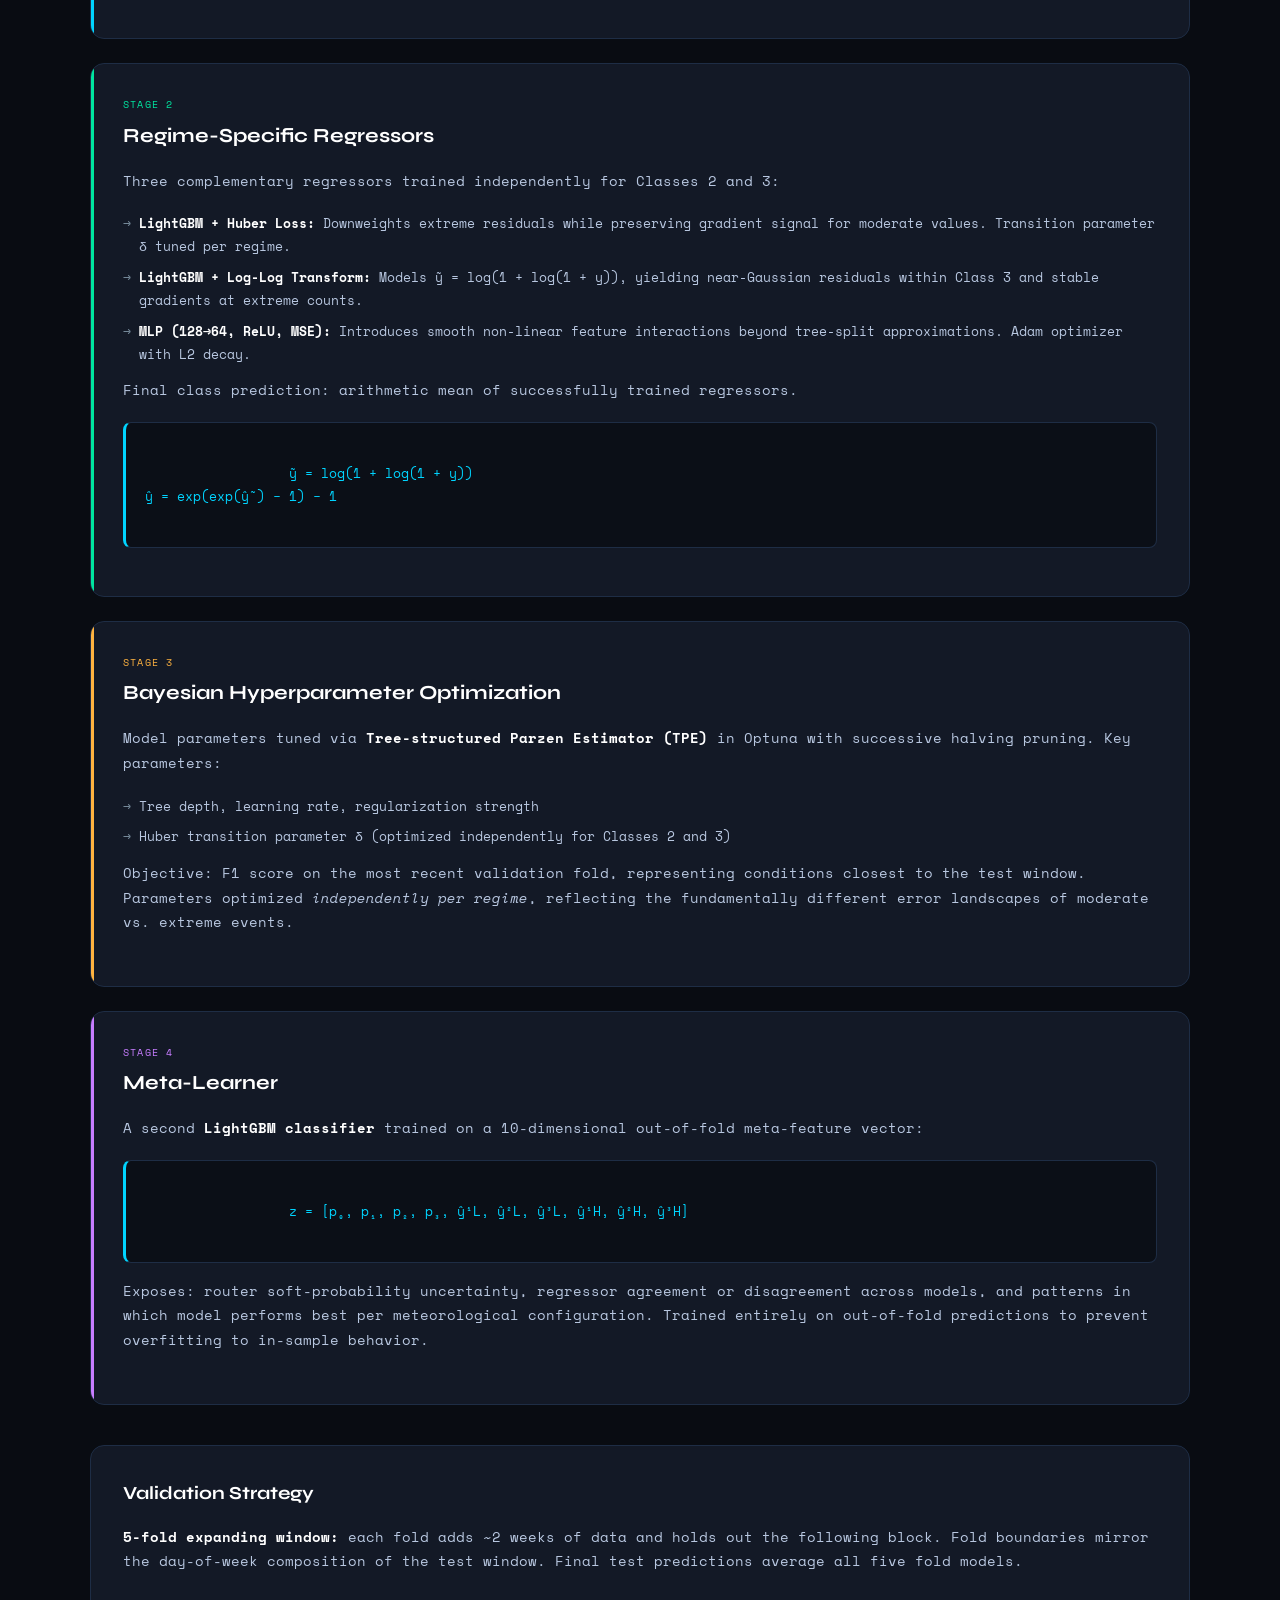
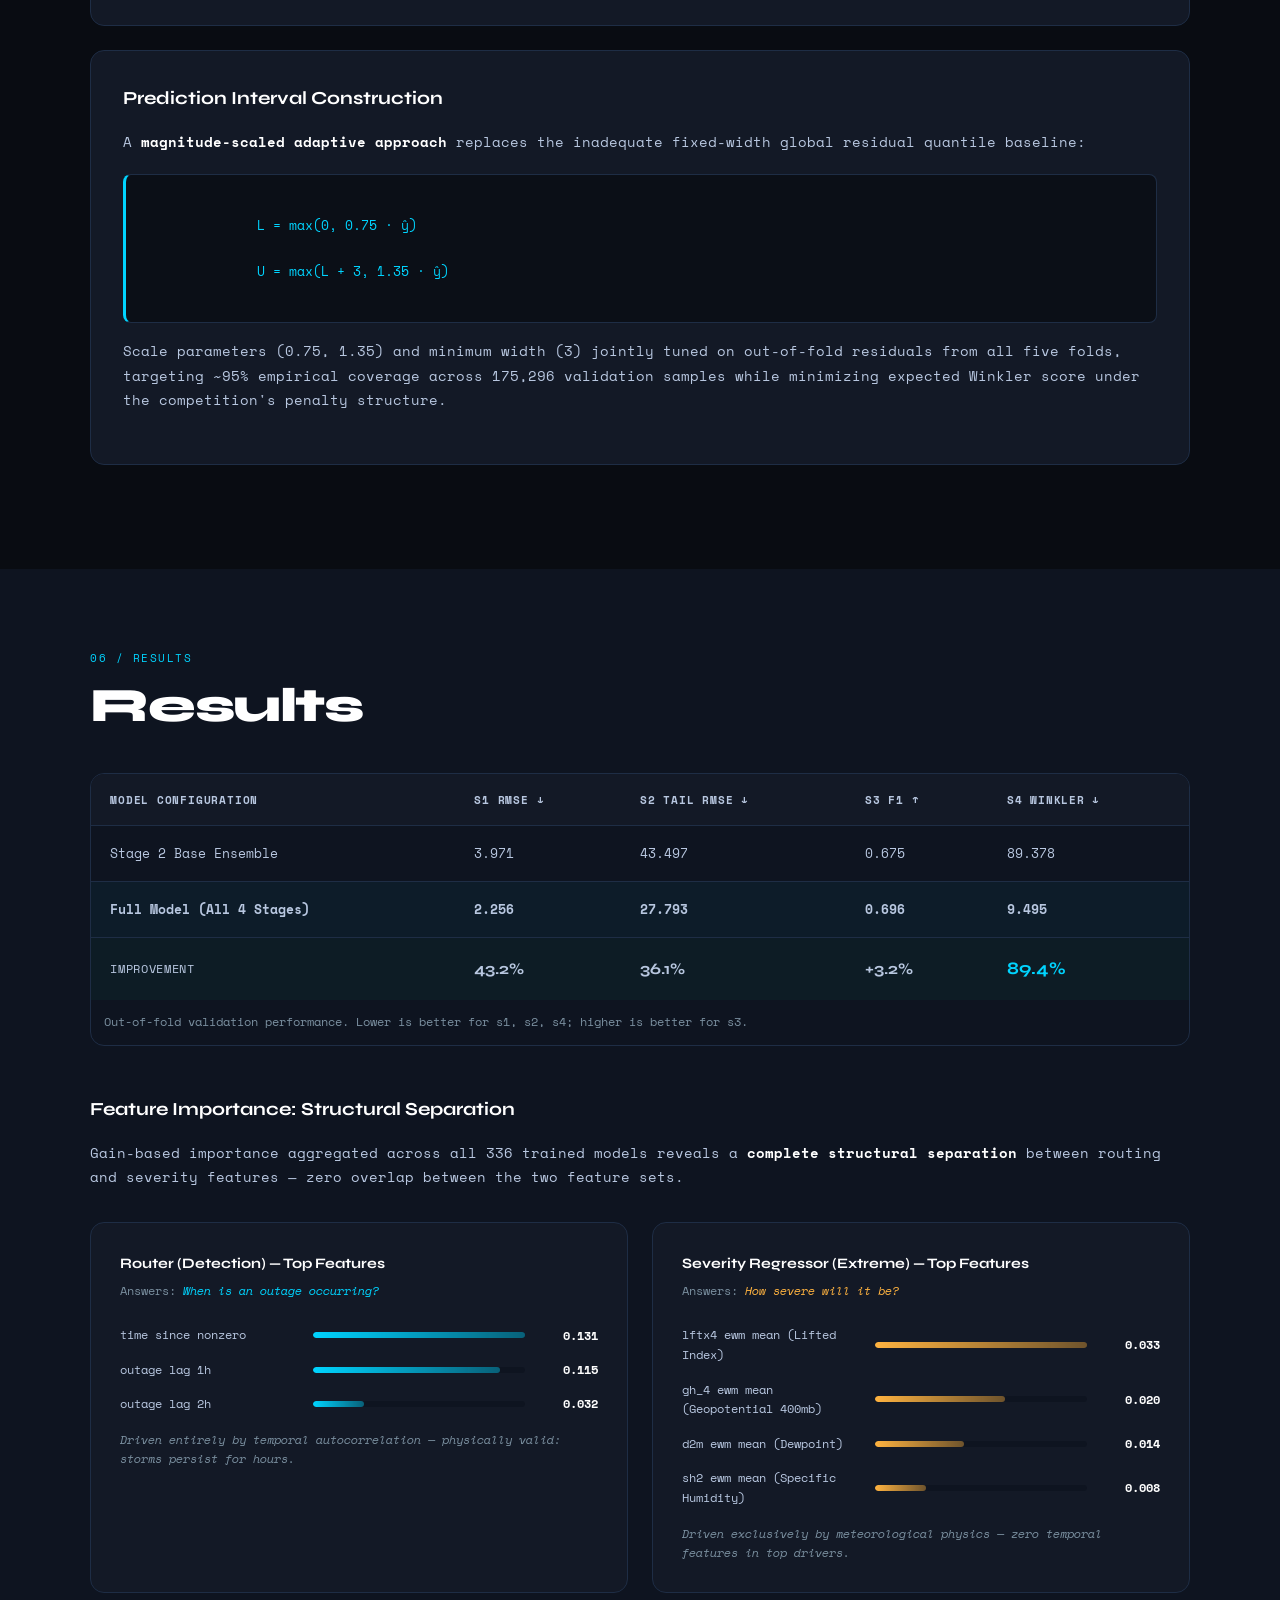
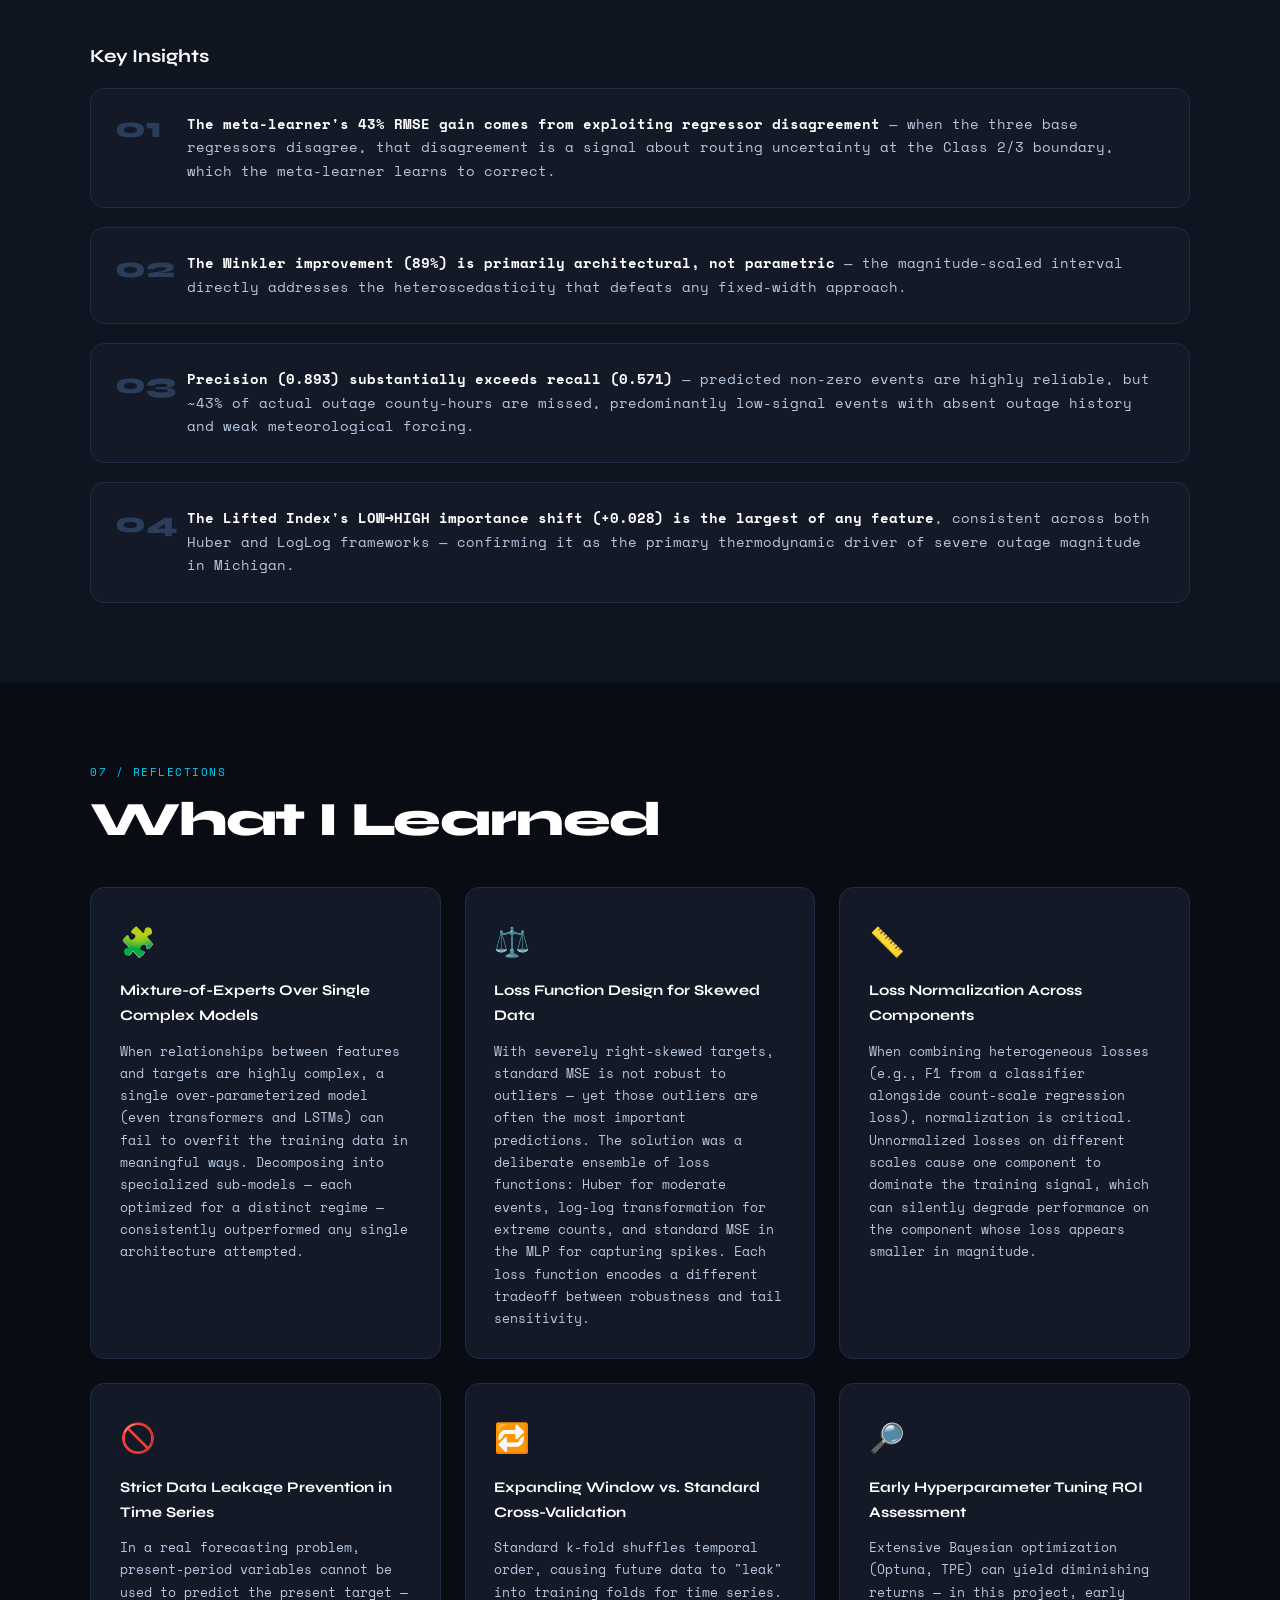
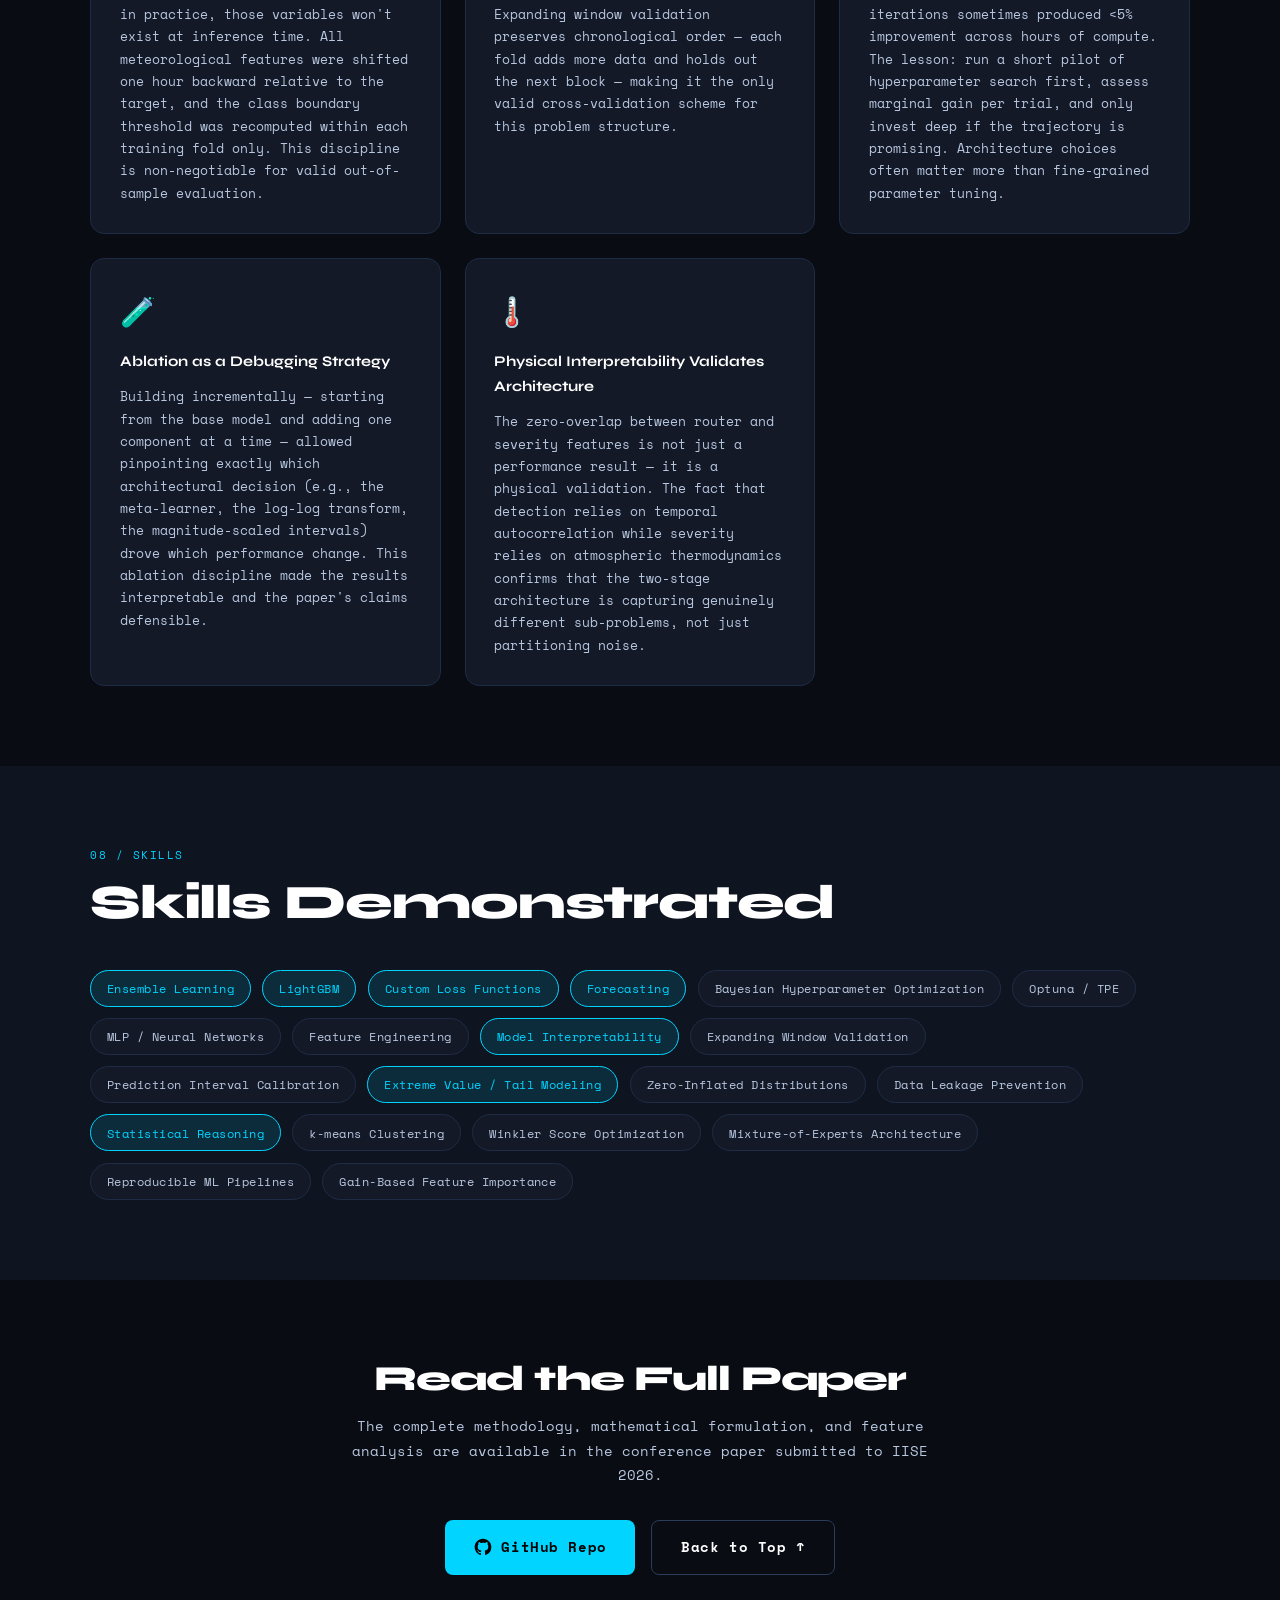
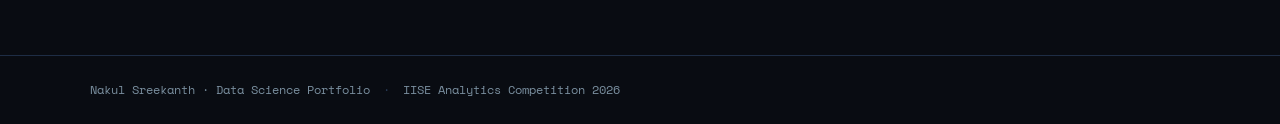
<file: power-outage-forecasting/power-outage-forecasting.html>
<!doctype html>
<html lang="en">
  <head>
    <!-- Google tag (gtag.js) -->
    <script
      async
      src="https://www.googletagmanager.com/gtag/js?id=G-9VL42DFD4Z"
    ></script>
    <script>
      window.dataLayer = window.dataLayer || [];
      function gtag() {
        dataLayer.push(arguments);
      }
      gtag("js", new Date());
      gtag("config", "G-9VL42DFD4Z");
    </script>
    <meta charset="UTF-8" />
    <meta name="viewport" content="width=device-width, initial-scale=1.0" />
    <meta
      name="description"
      content="Routing-based ensemble for county-level power outage forecasting under extreme weather. Four-stage LightGBM + MLP pipeline achieving 89% Winkler score improvement over baseline."
    />
    <meta
      name="keywords"
      content="power outage forecasting, LightGBM, ensemble learning, time series, extreme weather, Michigan, data science, machine learning"
    />
    <meta name="author" content="Nakul Sreekanth" />
    <meta
      property="og:title"
      content="Power Outage Forecasting | Nakul Sreekanth"
    />
    <meta
      property="og:description"
      content="A routing-based ensemble for county-level power outage forecasting under extreme weather conditions in Michigan."
    />
    <meta property="og:type" content="website" />
    <title>Power Outage Forecasting — Nakul Sreekanth</title>
    <link rel="stylesheet" href="assets/css/power-outage-forecasting.css" />
    <link rel="preconnect" href="https://fonts.googleapis.com" />
    <link
      href="https://fonts.googleapis.com/css2?family=Space+Mono:ital,wght@0,400;0,700;1,400&family=Syne:wght@400;600;700;800&display=swap"
      rel="stylesheet"
    />
  </head>
  <body>
    <!-- Grid overlay -->
    <div class="grid-overlay" aria-hidden="true"></div>
    <!-- Ambient glow blobs -->
    <div class="glow glow-1" aria-hidden="true"></div>
    <div class="glow glow-2" aria-hidden="true"></div>

    <!-- ── NAV ── -->
    <nav class="nav" role="navigation" aria-label="Page navigation">
      <a href="#" class="nav-brand">Nakul Sreekanth</a>
      <div class="nav-links">
        <a href="#summary">Summary</a>
        <a href="#data">Data</a>
        <a href="#approach">Method</a>
        <a href="#results">Results</a>
        <a href="#skills">Skills</a>
      </div>
    </nav>

    <!-- ── HERO ── -->
    <header class="hero" role="banner">
      <div class="hero-inner">
        <div class="hero-meta">
          <span class="tag">Forecasting</span>
          <span class="tag">Ensemble ML</span>
          <span class="tag">Time Series</span>
          <span class="tag">Extreme Events</span>
        </div>
        <h1 class="hero-title">
          <span class="hero-title-line line-1">Power Outage</span>
          <span class="hero-title-line line-2">Forecasting</span>
          <span class="hero-title-line line-3 muted"
            >Under Extreme Weather</span
          >
        </h1>
        <p class="hero-sub">
          A routing-based ensemble framework for 48-hour county-level outage
          prediction across Michigan's 83 counties.
        </p>

        <div class="hero-stats">
          <div class="stat-card">
            <span class="stat-val">89<span class="stat-pct">%</span></span>
            <span class="stat-label">Winkler Score Improvement</span>
          </div>
          <div class="stat-card">
            <span class="stat-val">43<span class="stat-pct">%</span></span>
            <span class="stat-label">RMSE Reduction (Meta-Learner)</span>
          </div>
          <div class="stat-card">
            <span class="stat-val">336</span>
            <span class="stat-label">Models Trained</span>
          </div>
          <div class="stat-card">
            <span class="stat-val">0.70</span>
            <span class="stat-label">Detection F1 Score</span>
          </div>
        </div>

        <div class="hero-cta">
          <a
            href="https://github.com/nakulsree/IISEDataCompetition"
            class="btn btn-primary"
            target="_blank"
            rel="noopener noreferrer"
          >
            <svg
              width="18"
              height="18"
              viewBox="0 0 24 24"
              fill="currentColor"
              aria-hidden="true"
            >
              <path
                d="M12 2C6.477 2 2 6.484 2 12.017c0 4.425 2.865 8.18 6.839 9.504.5.092.682-.217.682-.483 0-.237-.008-.868-.013-1.703-2.782.605-3.369-1.343-3.369-1.343-.454-1.158-1.11-1.466-1.11-1.466-.908-.62.069-.608.069-.608 1.003.07 1.531 1.032 1.531 1.032.892 1.53 2.341 1.088 2.91.832.092-.647.35-1.088.636-1.338-2.22-.253-4.555-1.113-4.555-4.951 0-1.093.39-1.988 1.029-2.688-.103-.253-.446-1.272.098-2.65 0 0 .84-.27 2.75 1.026A9.564 9.564 0 0112 6.844c.85.004 1.705.115 2.504.337 1.909-1.296 2.747-1.027 2.747-1.027.546 1.379.202 2.398.1 2.651.64.7 1.028 1.595 1.028 2.688 0 3.848-2.339 4.695-4.566 4.943.359.309.678.92.678 1.855 0 1.338-.012 2.419-.012 2.747 0 .268.18.58.688.482A10.019 10.019 0 0022 12.017C22 6.484 17.522 2 12 2z"
              />
            </svg>
            View on GitHub
          </a>
          <a
            href="IISE_ESD_2026_Report.pdf"
            class="btn btn-secondary"
            target="_blank"
            >Download Report</a
          >
          <a href="#approach" class="btn btn-secondary">Read the Method ↓</a>
        </div>
      </div>

      <!-- Thumbnail chart -->
      <div class="hero-visual" aria-label="Architecture diagram preview">
        <div class="arch-preview">
          <div class="arch-node node-input">
            Input<br /><span>349 features</span>
          </div>
          <div class="arch-arrow">→</div>
          <div class="arch-node node-router">
            Router<br /><span>LightGBM</span>
          </div>
          <div class="arch-branches">
            <div class="arch-branch branch-0">Zero<br /><span>ŷ = 0</span></div>
            <div class="arch-branch branch-1">Low<br /><span>µ₁</span></div>
            <div class="arch-branch branch-2">
              Moderate<br /><span>Huber·Log·MLP</span>
            </div>
            <div class="arch-branch branch-3">
              Extreme<br /><span>Huber·Log·MLP</span>
            </div>
          </div>
          <div class="arch-arrow">→</div>
          <div class="arch-node node-meta">
            Meta-Learner<br /><span>LightGBM</span>
          </div>
          <div class="arch-arrow">→</div>
          <div class="arch-node node-out">ŷ ± 95% PI</div>
        </div>
      </div>
    </header>

    <main>
      <!-- ── EXECUTIVE SUMMARY ── -->
      <section id="summary" class="section" aria-labelledby="summary-heading">
        <div class="section-inner">
          <div class="section-label">01 / Overview</div>
          <h2 id="summary-heading">Executive Summary</h2>
          <div class="summary-grid">
            <div class="summary-text">
              <p>
                The question was simple to ask and hard to solve: can we predict
                hourly power outage counts 48 hours ahead for each of Michigan's
                83 counties, not just for average days? The data is messy in the
                worst way: about <strong>70% of county-hours are zero</strong>,
                but rare storms can spike a county to 23,346 outages in a single
                hour.
              </p>
              <p>
                A single global model kept under-weighting the tail, so I split
                the target into <strong>four magnitude regimes</strong>
                and trained specialized models for each. A LightGBM meta-learner
                then uses out-of-fold disagreement between the base models to
                fix boundary mistakes at inference time.
              </p>
              <p>
                The full system delivers an
                <strong>89% reduction in Winkler score</strong> over a global
                baseline and a
                <strong>43% reduction in normal-case RMSE</strong> from the
                meta-learner alone. The intervals stay tight in calm hours and
                widen during storms, which is exactly what operators need. Next
                step would be adding more storm seasons and utility asset data
                to improve recall on low-signal events.
              </p>
            </div>
            <div class="summary-aside">
              <div class="aside-card">
                <div class="aside-icon">⚡</div>
                <div class="aside-label">Competition Context</div>
                <div class="aside-val">
                  IISE 2026 Analytics Competition — University challenge,
                  real-world Michigan outage dataset
                </div>
              </div>
              <div class="aside-card">
                <div class="aside-icon">📅</div>
                <div class="aside-label">Forecast Horizon</div>
                <div class="aside-val">
                  48 hours ahead (direct multi-step, no autoregressive rollout)
                </div>
              </div>
              <div class="aside-card">
                <div class="aside-icon">🗺️</div>
                <div class="aside-label">Scope</div>
                <div class="aside-val">
                  83 Michigan counties × 48 hourly horizons × 4
                  regime-specialized models
                </div>
              </div>
            </div>
          </div>
        </div>
      </section>

      <!-- ── PROBLEM STATEMENT ── -->
      <section
        id="problem"
        class="section section-alt"
        aria-labelledby="problem-heading"
      >
        <div class="section-inner">
          <div class="section-label">02 / Problem</div>
          <h2 id="problem-heading">Problem Statement</h2>
          <div class="problem-layout">
            <div class="problem-text">
              <p>
                Standard regression on power outage counts fails because the
                target distribution violates the assumptions of a single global
                model:
              </p>
              <ul class="problem-list">
                <li>
                  <strong>Severe zero-inflation:</strong> 70.47% of county-hours
                  record zero outages. A mean-squared-error objective is
                  dominated by these structural zeros, predicting near-zero for
                  most samples.
                </li>
                <li>
                  <strong>Heavy tails:</strong> Variance exceeds the mean by
                  more than 10×. The June 26, 2023 storm drove CAPE to 14.6× its
                  seasonal background, producing county-averaged hourly counts
                  of 1,040 — a regime completely unlike the quiet baseline.
                </li>
                <li>
                  <strong>Event-driven, non-periodic structure:</strong> Unlike
                  electricity demand, outages have no day-of-week or hour-of-day
                  cycle. The distribution is punctuated by rare, physically
                  catastrophic events rather than smooth seasonality.
                </li>
                <li>
                  <strong>Competing objectives:</strong> Minimizing
                  normal-period error (s1) and capturing extreme-event severity
                  (s2/s3) pull the gradient in opposite directions for any
                  single loss function.
                </li>
              </ul>
            </div>
            <div class="stats-panel">
              <div class="dist-header">Target Distribution</div>
              <div class="dist-row">
                <span class="dist-key">% Zero county-hours</span>
                <span class="dist-val accent-text">70.47%</span>
              </div>
              <div class="dist-row">
                <span class="dist-key">Mean outages</span>
                <span class="dist-val">45.25</span>
              </div>
              <div class="dist-row">
                <span class="dist-key">Median outages</span>
                <span class="dist-val">0</span>
              </div>
              <div class="dist-row">
                <span class="dist-key">Std. deviation</span>
                <span class="dist-val">452.27</span>
              </div>
              <div class="dist-row">
                <span class="dist-key">Skewness</span>
                <span class="dist-val accent-text">26.37</span>
              </div>
              <div class="dist-row">
                <span class="dist-key">95th percentile</span>
                <span class="dist-val">100</span>
              </div>
              <div class="dist-row">
                <span class="dist-key">99th percentile</span>
                <span class="dist-val">933</span>
              </div>
              <div class="dist-row">
                <span class="dist-key">Maximum</span>
                <span class="dist-val accent-text">23,346</span>
              </div>
              <div class="dist-note">
                Coefficient of variation &gt; 10× — extreme overdispersion
              </div>
            </div>
          </div>
        </div>
      </section>

      <!-- ── BUSINESS IMPACT ── -->
      <section id="impact" class="section" aria-labelledby="impact-heading">
        <div class="section-inner">
          <div class="section-label">03 / Impact</div>
          <h2 id="impact-heading">Why This Matters</h2>
          <div class="impact-grid">
            <div class="impact-card">
              <div class="impact-icon" aria-hidden="true">🔧</div>
              <h3>Crew Pre-Positioning</h3>
              <p>
                Accurate 48-hour outage forecasts allow utilities to pre-deploy
                repair crews to high-risk counties before a storm makes
                landfall, reducing mean restoration time.
              </p>
            </div>
            <div class="impact-card">
              <div class="impact-icon" aria-hidden="true">🏥</div>
              <h3>Critical Infrastructure</h3>
              <p>
                Hospitals, water treatment, and emergency services depend on
                power continuity. Reliable event detection (F1 = 0.696,
                precision = 0.893) enables targeted load protection protocols.
              </p>
            </div>
            <div class="impact-card">
              <div class="impact-icon" aria-hidden="true">📊</div>
              <h3>Calibrated Uncertainty</h3>
              <p>
                Prediction intervals that scale with outage magnitude let
                planners distinguish between "uncertain quiet period" and
                "uncertain extreme event" — fundamentally different planning
                scenarios.
              </p>
            </div>
            <div class="impact-card">
              <div class="impact-icon" aria-hidden="true">🌩️</div>
              <h3>Severe Weather Readiness</h3>
              <p>
                Michigan's Great Lakes geography amplifies severe convective
                risk. A single June 2023 storm affected all 83 counties
                simultaneously — illustrating the stakes of getting the tail
                right.
              </p>
            </div>
          </div>
        </div>
      </section>

      <!-- ── DATA ── -->
      <section
        id="data"
        class="section section-alt"
        aria-labelledby="data-heading"
      >
        <div class="section-inner">
          <div class="section-label">04 / Data</div>
          <h2 id="data-heading">Data Summary</h2>

          <div class="data-layout">
            <div class="data-col">
              <h3>Sources & Scale</h3>
              <ul class="data-list">
                <li>
                  <strong>Coverage:</strong> 83 Michigan counties, April 1–June
                  30, 2023
                </li>
                <li>
                  <strong>Granularity:</strong> Hourly, 2,161 timestamps per
                  county
                </li>
                <li>
                  <strong>Total samples:</strong> ~179,363 county-hour
                  observations
                </li>
                <li><strong>Missing values:</strong> None</li>
                <li>
                  <strong>Target:</strong> Integer hourly outage count per
                  county
                </li>
              </ul>

              <h3>Key Feature Families</h3>
              <ul class="data-list">
                <li>
                  109 raw meteorological variables (temperature, humidity,
                  pressure, wind, CAPE, CIN, lifted index, geopotential height,
                  precipitation, cloud diagnostics)
                </li>
                <li>
                  Land-surface characteristics (vegetation type, leaf area
                  index)
                </li>
                <li>Tracked household count per county</li>
              </ul>
            </div>

            <div class="data-col">
              <h3>Preprocessing</h3>
              <ul class="data-list">
                <li>
                  All meteorological variables shifted 1 hour backward relative
                  to the target to prevent data leakage — no future weather
                  enters the feature vector
                </li>
                <li>
                  Class boundary threshold P80 (≈299 outages) recomputed within
                  each fold on training data only
                </li>
                <li>
                  Class weights set inversely proportional to class frequency
                  for cost-sensitive routing
                </li>
              </ul>

              <h3>Feature Engineering</h3>
              <div class="fe-grid">
                <div class="fe-item">
                  <div class="fe-name">Temporal Lags</div>
                  <div class="fe-desc">
                    yc,t−h for h ∈ {1,2,3,4,5,6,7,10,24,48} — captures storm
                    persistence
                  </div>
                </div>
                <div class="fe-item">
                  <div class="fe-name">EWM Transforms</div>
                  <div class="fe-desc">
                    Exponentially-weighted moving averages of all 109 met.
                    variables — smooths transient noise
                  </div>
                </div>
                <div class="fe-item">
                  <div class="fe-name">Calendar Features</div>
                  <div class="fe-desc">
                    Hour, day-of-week, minute-of-day, county identifier
                  </div>
                </div>
                <div class="fe-item">
                  <div class="fe-name">Total Dimensionality</div>
                  <div class="fe-desc">
                    <strong>349 features</strong> (109 raw + 219 EWM + 10 lags +
                    11 calendar/ID)
                  </div>
                </div>
              </div>
            </div>
          </div>

          <div class="storm-callout">
            <div class="storm-label">
              ⚡ Dominant Training Event — June 26, 2023
            </div>
            <div class="storm-stats">
              <div class="storm-stat">
                <span>CAPE</span><strong>212 J/kg</strong
                ><em>14.6× seasonal mean</em>
              </div>
              <div class="storm-stat">
                <span>PWAT</span><strong>34.85 mm</strong
                ><em>2.35× background</em>
              </div>
              <div class="storm-stat">
                <span>Peak hourly outages</span><strong>1,040</strong
                ><em>county-averaged</em>
              </div>
              <div class="storm-stat">
                <span>Duration</span><strong>~24 hrs</strong
                ><em>all 83 counties affected</em>
              </div>
            </div>
          </div>
        </div>
      </section>

      <!-- ── APPROACH ── -->
      <section id="approach" class="section" aria-labelledby="approach-heading">
        <div class="section-inner">
          <div class="section-label">05 / Methodology</div>
          <h2 id="approach-heading">Approach & Architecture</h2>

          <div class="stages">
            <div class="stage-card" data-stage="1">
              <div class="stage-num">Stage 1</div>
              <div class="stage-title">Multi-Class Router</div>
              <div class="stage-body">
                <p>
                  A <strong>LightGBM classifier</strong> assigns each
                  county-hour to one of four magnitude regimes, identified via
                  k-means clustering on the non-zero outage distribution (k=3
                  selected by silhouette score, boundaries validated by
                  Wasserstein distance):
                </p>
                <ul>
                  <li>
                    <strong>Class 0:</strong> Zero outages (structural zeros)
                  </li>
                  <li><strong>Class 1:</strong> Low activity [1, 10)</li>
                  <li><strong>Class 2:</strong> Moderate [10, P80 ≈ 299]</li>
                  <li><strong>Class 3:</strong> Extreme tail (&gt;P80)</li>
                </ul>
                <p>
                  Class 0 predicts exactly zero; Class 1 predicts the
                  within-class training mean. Diversity is reserved for Classes
                  2 and 3 where tail underprediction was the primary failure
                  mode.
                </p>
              </div>
            </div>

            <div class="stage-card" data-stage="2">
              <div class="stage-num">Stage 2</div>
              <div class="stage-title">Regime-Specific Regressors</div>
              <div class="stage-body">
                <p>
                  Three complementary regressors trained independently for
                  Classes 2 and 3:
                </p>
                <ul>
                  <li>
                    <strong>LightGBM + Huber Loss:</strong> Downweights extreme
                    residuals while preserving gradient signal for moderate
                    values. Transition parameter δ tuned per regime.
                  </li>
                  <li>
                    <strong>LightGBM + Log-Log Transform:</strong> Models ỹ =
                    log(1 + log(1 + y)), yielding near-Gaussian residuals within
                    Class 3 and stable gradients at extreme counts.
                  </li>
                  <li>
                    <strong>MLP (128→64, ReLU, MSE):</strong> Introduces smooth
                    non-linear feature interactions beyond tree-split
                    approximations. Adam optimizer with L2 decay.
                  </li>
                </ul>
                <p>
                  Final class prediction: arithmetic mean of successfully
                  trained regressors.
                </p>
                <div
                  class="code-block"
                  role="img"
                  aria-label="Log-log transformation formula"
                >
                  ỹ = log(1 + log(1 + y))<br />ŷ = exp(exp(ŷ˜) − 1) − 1
                </div>
              </div>
            </div>

            <div class="stage-card" data-stage="3">
              <div class="stage-num">Stage 3</div>
              <div class="stage-title">
                Bayesian Hyperparameter Optimization
              </div>
              <div class="stage-body">
                <p>
                  Model parameters tuned via
                  <strong>Tree-structured Parzen Estimator (TPE)</strong> in
                  Optuna with successive halving pruning. Key parameters:
                </p>
                <ul>
                  <li>Tree depth, learning rate, regularization strength</li>
                  <li>
                    Huber transition parameter δ (optimized independently for
                    Classes 2 and 3)
                  </li>
                </ul>
                <p>
                  Objective: F1 score on the most recent validation fold,
                  representing conditions closest to the test window. Parameters
                  optimized <em>independently per regime</em>, reflecting the
                  fundamentally different error landscapes of moderate vs.
                  extreme events.
                </p>
              </div>
            </div>

            <div class="stage-card" data-stage="4">
              <div class="stage-num">Stage 4</div>
              <div class="stage-title">Meta-Learner</div>
              <div class="stage-body">
                <p>
                  A second <strong>LightGBM classifier</strong> trained on a
                  10-dimensional out-of-fold meta-feature vector:
                </p>
                <div
                  class="code-block"
                  role="img"
                  aria-label="Meta-feature vector definition"
                >
                  z = [p₀, p₁, p₂, p₃, ŷ¹L, ŷ²L, ŷ³L, ŷ¹H, ŷ²H, ŷ³H]
                </div>
                <p>
                  Exposes: router soft-probability uncertainty, regressor
                  agreement or disagreement across models, and patterns in which
                  model performs best per meteorological configuration. Trained
                  entirely on out-of-fold predictions to prevent overfitting to
                  in-sample behavior.
                </p>
              </div>
            </div>
          </div>

          <div class="validation-block">
            <h3>Validation Strategy</h3>
            <p>
              <strong>5-fold expanding window:</strong> each fold adds ~2 weeks
              of data and holds out the following block. Fold boundaries mirror
              the day-of-week composition of the test window. Final test
              predictions average all five fold models.
            </p>
          </div>

          <div class="pi-block">
            <h3>Prediction Interval Construction</h3>
            <p>
              A <strong>magnitude-scaled adaptive approach</strong> replaces the
              inadequate fixed-width global residual quantile baseline:
            </p>
            <div
              class="code-block"
              role="img"
              aria-label="Prediction interval formula"
            >
              L = max(0, 0.75 · ŷ)<br />
              U = max(L + 3, 1.35 · ŷ)
            </div>
            <p>
              Scale parameters (0.75, 1.35) and minimum width (3) jointly tuned
              on out-of-fold residuals from all five folds, targeting ~95%
              empirical coverage across 175,296 validation samples while
              minimizing expected Winkler score under the competition's penalty
              structure.
            </p>
          </div>
        </div>
      </section>

      <!-- ── RESULTS ── -->
      <section
        id="results"
        class="section section-alt"
        aria-labelledby="results-heading"
      >
        <div class="section-inner">
          <div class="section-label">06 / Results</div>
          <h2 id="results-heading">Results</h2>

          <div class="results-table-wrap">
            <table
              class="results-table"
              aria-label="Out-of-fold validation performance metrics"
            >
              <caption>
                Out-of-fold validation performance. Lower is better for s1, s2,
                s4; higher is better for s3.
              </caption>
              <thead>
                <tr>
                  <th scope="col">Model Configuration</th>
                  <th scope="col">s1 RMSE ↓</th>
                  <th scope="col">s2 Tail RMSE ↓</th>
                  <th scope="col">s3 F1 ↑</th>
                  <th scope="col">s4 Winkler ↓</th>
                </tr>
              </thead>
              <tbody>
                <tr class="row-base">
                  <td>Stage 2 Base Ensemble</td>
                  <td>3.971</td>
                  <td>43.497</td>
                  <td>0.675</td>
                  <td>89.378</td>
                </tr>
                <tr class="row-full">
                  <td><strong>Full Model (All 4 Stages)</strong></td>
                  <td><strong>2.256</strong></td>
                  <td><strong>27.793</strong></td>
                  <td><strong>0.696</strong></td>
                  <td><strong>9.495</strong></td>
                </tr>
                <tr class="row-imp">
                  <td class="imp-label">Improvement</td>
                  <td class="imp-val">43.2%</td>
                  <td class="imp-val">36.1%</td>
                  <td class="imp-val">+3.2%</td>
                  <td class="imp-val highlight">89.4%</td>
                </tr>
              </tbody>
            </table>
          </div>

          <!-- Feature importance visual -->
          <div class="fi-section">
            <h3>Feature Importance: Structural Separation</h3>
            <p class="fi-desc">
              Gain-based importance aggregated across all 336 trained models
              reveals a <strong>complete structural separation</strong> between
              routing and severity features — zero overlap between the two
              feature sets.
            </p>

            <div class="fi-panels">
              <div class="fi-panel">
                <div class="fi-panel-title">
                  Router (Detection) — Top Features
                </div>
                <div class="fi-panel-sub">
                  Answers: <em>When is an outage occurring?</em>
                </div>
                <div class="fi-bars">
                  <div class="fi-row">
                    <span class="fi-name">time since nonzero</span>
                    <div class="fi-bar-wrap">
                      <div
                        class="fi-bar"
                        style="width: 100%"
                        data-val="0.131"
                      ></div>
                    </div>
                    <span class="fi-score">0.131</span>
                  </div>
                  <div class="fi-row">
                    <span class="fi-name">outage lag 1h</span>
                    <div class="fi-bar-wrap">
                      <div
                        class="fi-bar"
                        style="width: 88%"
                        data-val="0.115"
                      ></div>
                    </div>
                    <span class="fi-score">0.115</span>
                  </div>
                  <div class="fi-row">
                    <span class="fi-name">outage lag 2h</span>
                    <div class="fi-bar-wrap">
                      <div
                        class="fi-bar"
                        style="width: 24%"
                        data-val="0.032"
                      ></div>
                    </div>
                    <span class="fi-score">0.032</span>
                  </div>
                </div>
                <div class="fi-note">
                  Driven entirely by temporal autocorrelation — physically
                  valid: storms persist for hours.
                </div>
              </div>

              <div class="fi-panel fi-panel-severity">
                <div class="fi-panel-title">
                  Severity Regressor (Extreme) — Top Features
                </div>
                <div class="fi-panel-sub">
                  Answers: <em>How severe will it be?</em>
                </div>
                <div class="fi-bars">
                  <div class="fi-row">
                    <span class="fi-name">lftx4 ewm mean (Lifted Index)</span>
                    <div class="fi-bar-wrap">
                      <div
                        class="fi-bar fi-bar-sev"
                        style="width: 100%"
                        data-val="0.033"
                      ></div>
                    </div>
                    <span class="fi-score">0.033</span>
                  </div>
                  <div class="fi-row">
                    <span class="fi-name"
                      >gh_4 ewm mean (Geopotential 400mb)</span
                    >
                    <div class="fi-bar-wrap">
                      <div
                        class="fi-bar fi-bar-sev"
                        style="width: 61%"
                        data-val="0.020"
                      ></div>
                    </div>
                    <span class="fi-score">0.020</span>
                  </div>
                  <div class="fi-row">
                    <span class="fi-name">d2m ewm mean (Dewpoint)</span>
                    <div class="fi-bar-wrap">
                      <div
                        class="fi-bar fi-bar-sev"
                        style="width: 42%"
                        data-val="0.014"
                      ></div>
                    </div>
                    <span class="fi-score">0.014</span>
                  </div>
                  <div class="fi-row">
                    <span class="fi-name"
                      >sh2 ewm mean (Specific Humidity)</span
                    >
                    <div class="fi-bar-wrap">
                      <div
                        class="fi-bar fi-bar-sev"
                        style="width: 24%"
                        data-val="0.008"
                      ></div>
                    </div>
                    <span class="fi-score">0.008</span>
                  </div>
                </div>
                <div class="fi-note">
                  Driven exclusively by meteorological physics — zero temporal
                  features in top drivers.
                </div>
              </div>
            </div>
          </div>

          <!-- Key insights -->
          <div class="insights">
            <h3>Key Insights</h3>
            <div class="insight-list">
              <div class="insight-item">
                <div class="insight-num">01</div>
                <div class="insight-text">
                  <strong
                    >The meta-learner's 43% RMSE gain comes from exploiting
                    regressor disagreement</strong
                  >
                  — when the three base regressors disagree, that disagreement
                  is a signal about routing uncertainty at the Class 2/3
                  boundary, which the meta-learner learns to correct.
                </div>
              </div>
              <div class="insight-item">
                <div class="insight-num">02</div>
                <div class="insight-text">
                  <strong
                    >The Winkler improvement (89%) is primarily architectural,
                    not parametric</strong
                  >
                  — the magnitude-scaled interval directly addresses the
                  heteroscedasticity that defeats any fixed-width approach.
                </div>
              </div>
              <div class="insight-item">
                <div class="insight-num">03</div>
                <div class="insight-text">
                  <strong
                    >Precision (0.893) substantially exceeds recall
                    (0.571)</strong
                  >
                  — predicted non-zero events are highly reliable, but ~43% of
                  actual outage county-hours are missed, predominantly
                  low-signal events with absent outage history and weak
                  meteorological forcing.
                </div>
              </div>
              <div class="insight-item">
                <div class="insight-num">04</div>
                <div class="insight-text">
                  <strong
                    >The Lifted Index's LOW→HIGH importance shift (+0.028) is
                    the largest of any feature</strong
                  >, consistent across both Huber and LogLog frameworks —
                  confirming it as the primary thermodynamic driver of severe
                  outage magnitude in Michigan.
                </div>
              </div>
            </div>
          </div>
        </div>
      </section>

      <!-- ── WHAT I LEARNED ── -->
      <section id="learned" class="section" aria-labelledby="learned-heading">
        <div class="section-inner">
          <div class="section-label">07 / Reflections</div>
          <h2 id="learned-heading">What I Learned</h2>
          <div class="learned-grid">
            <div class="learn-card">
              <div class="learn-icon">🧩</div>
              <h3>Mixture-of-Experts Over Single Complex Models</h3>
              <p>
                When relationships between features and targets are highly
                complex, a single over-parameterized model (even transformers
                and LSTMs) can fail to overfit the training data in meaningful
                ways. Decomposing into specialized sub-models — each optimized
                for a distinct regime — consistently outperformed any single
                architecture attempted.
              </p>
            </div>

            <div class="learn-card">
              <div class="learn-icon">⚖️</div>
              <h3>Loss Function Design for Skewed Data</h3>
              <p>
                With severely right-skewed targets, standard MSE is not robust
                to outliers — yet those outliers are often the most important
                predictions. The solution was a deliberate ensemble of loss
                functions: Huber for moderate events, log-log transformation for
                extreme counts, and standard MSE in the MLP for capturing
                spikes. Each loss function encodes a different tradeoff between
                robustness and tail sensitivity.
              </p>
            </div>

            <div class="learn-card">
              <div class="learn-icon">📏</div>
              <h3>Loss Normalization Across Components</h3>
              <p>
                When combining heterogeneous losses (e.g., F1 from a classifier
                alongside count-scale regression loss), normalization is
                critical. Unnormalized losses on different scales cause one
                component to dominate the training signal, which can silently
                degrade performance on the component whose loss appears smaller
                in magnitude.
              </p>
            </div>

            <div class="learn-card">
              <div class="learn-icon">🚫</div>
              <h3>Strict Data Leakage Prevention in Time Series</h3>
              <p>
                In a real forecasting problem, present-period variables cannot
                be used to predict the present target — in practice, those
                variables won't exist at inference time. All meteorological
                features were shifted one hour backward relative to the target,
                and the class boundary threshold was recomputed within each
                training fold only. This discipline is non-negotiable for valid
                out-of-sample evaluation.
              </p>
            </div>

            <div class="learn-card">
              <div class="learn-icon">🔁</div>
              <h3>Expanding Window vs. Standard Cross-Validation</h3>
              <p>
                Standard k-fold shuffles temporal order, causing future data to
                "leak" into training folds for time series. Expanding window
                validation preserves chronological order — each fold adds more
                data and holds out the next block — making it the only valid
                cross-validation scheme for this problem structure.
              </p>
            </div>

            <div class="learn-card">
              <div class="learn-icon">🔎</div>
              <h3>Early Hyperparameter Tuning ROI Assessment</h3>
              <p>
                Extensive Bayesian optimization (Optuna, TPE) can yield
                diminishing returns — in this project, early iterations
                sometimes produced &lt;5% improvement across hours of compute.
                The lesson: run a short pilot of hyperparameter search first,
                assess marginal gain per trial, and only invest deep if the
                trajectory is promising. Architecture choices often matter more
                than fine-grained parameter tuning.
              </p>
            </div>

            <div class="learn-card">
              <div class="learn-icon">🧪</div>
              <h3>Ablation as a Debugging Strategy</h3>
              <p>
                Building incrementally — starting from the base model and adding
                one component at a time — allowed pinpointing exactly which
                architectural decision (e.g., the meta-learner, the log-log
                transform, the magnitude-scaled intervals) drove which
                performance change. This ablation discipline made the results
                interpretable and the paper's claims defensible.
              </p>
            </div>

            <div class="learn-card">
              <div class="learn-icon">🌡️</div>
              <h3>Physical Interpretability Validates Architecture</h3>
              <p>
                The zero-overlap between router and severity features is not
                just a performance result — it is a physical validation. The
                fact that detection relies on temporal autocorrelation while
                severity relies on atmospheric thermodynamics confirms that the
                two-stage architecture is capturing genuinely different
                sub-problems, not just partitioning noise.
              </p>
            </div>
          </div>
        </div>
      </section>

      <!-- ── SKILLS ── -->
      <section
        id="skills"
        class="section section-alt"
        aria-labelledby="skills-heading"
      >
        <div class="section-inner">
          <div class="section-label">08 / Skills</div>
          <h2 id="skills-heading">Skills Demonstrated</h2>
          <div class="skills-cloud">
            <span class="skill-tag skill-core">Ensemble Learning</span>
            <span class="skill-tag skill-core">LightGBM</span>
            <span class="skill-tag skill-core">Custom Loss Functions</span>
            <span class="skill-tag skill-core">Forecasting</span>
            <span class="skill-tag skill-secondary"
              >Bayesian Hyperparameter Optimization</span
            >
            <span class="skill-tag skill-secondary">Optuna / TPE</span>
            <span class="skill-tag skill-secondary">MLP / Neural Networks</span>
            <span class="skill-tag skill-secondary">Feature Engineering</span>
            <span class="skill-tag skill-core">Model Interpretability</span>
            <span class="skill-tag skill-secondary"
              >Expanding Window Validation</span
            >
            <span class="skill-tag skill-secondary"
              >Prediction Interval Calibration</span
            >
            <span class="skill-tag skill-core"
              >Extreme Value / Tail Modeling</span
            >
            <span class="skill-tag skill-secondary"
              >Zero-Inflated Distributions</span
            >
            <span class="skill-tag skill-secondary"
              >Data Leakage Prevention</span
            >
            <span class="skill-tag skill-core">Statistical Reasoning</span>
            <span class="skill-tag skill-secondary">k-means Clustering</span>
            <span class="skill-tag skill-secondary"
              >Winkler Score Optimization</span
            >
            <span class="skill-tag skill-secondary"
              >Mixture-of-Experts Architecture</span
            >
            <span class="skill-tag skill-secondary"
              >Reproducible ML Pipelines</span
            >
            <span class="skill-tag skill-secondary"
              >Gain-Based Feature Importance</span
            >
          </div>
        </div>
      </section>

      <!-- ── CTA ── -->
      <section class="section cta-section" aria-labelledby="cta-heading">
        <div class="section-inner cta-inner">
          <h2 id="cta-heading">Read the Full Paper</h2>
          <p>
            The complete methodology, mathematical formulation, and feature
            analysis are available in the conference paper submitted to IISE
            2026.
          </p>
          <div class="cta-buttons">
            <a
              href="https://github.com/nakulsree/Portofolio"
              class="btn btn-primary btn-lg"
              target="_blank"
              rel="noopener noreferrer"
            >
              <svg
                width="20"
                height="20"
                viewBox="0 0 24 24"
                fill="currentColor"
                aria-hidden="true"
              >
                <path
                  d="M12 2C6.477 2 2 6.484 2 12.017c0 4.425 2.865 8.18 6.839 9.504.5.092.682-.217.682-.483 0-.237-.008-.868-.013-1.703-2.782.605-3.369-1.343-3.369-1.343-.454-1.158-1.11-1.466-1.11-1.466-.908-.62.069-.608.069-.608 1.003.07 1.531 1.032 1.531 1.032.892 1.53 2.341 1.088 2.91.832.092-.647.35-1.088.636-1.338-2.22-.253-4.555-1.113-4.555-4.951 0-1.093.39-1.988 1.029-2.688-.103-.253-.446-1.272.098-2.65 0 0 .84-.27 2.75 1.026A9.564 9.564 0 0112 6.844c.85.004 1.705.115 2.504.337 1.909-1.296 2.747-1.027 2.747-1.027.546 1.379.202 2.398.1 2.651.64.7 1.028 1.595 1.028 2.688 0 3.848-2.339 4.695-4.566 4.943.359.309.678.92.678 1.855 0 1.338-.012 2.419-.012 2.747 0 .268.18.58.688.482A10.019 10.019 0 0022 12.017C22 6.484 17.522 2 12 2z"
                />
              </svg>
              GitHub Repo
            </a>
            <a href="#summary" class="btn btn-secondary btn-lg"
              >Back to Top ↑</a
            >
          </div>
        </div>
      </section>
    </main>

    <footer class="footer" role="contentinfo">
      <div class="footer-inner">
        <span>Nakul Sreekanth · Data Science Portfolio</span>
        <span class="footer-sep">·</span>
        <span>IISE Analytics Competition 2026</span>
      </div>
    </footer>

    <script src="assets/js/power-outage-forecasting.js"></script>
  </body>
</html>
</file>
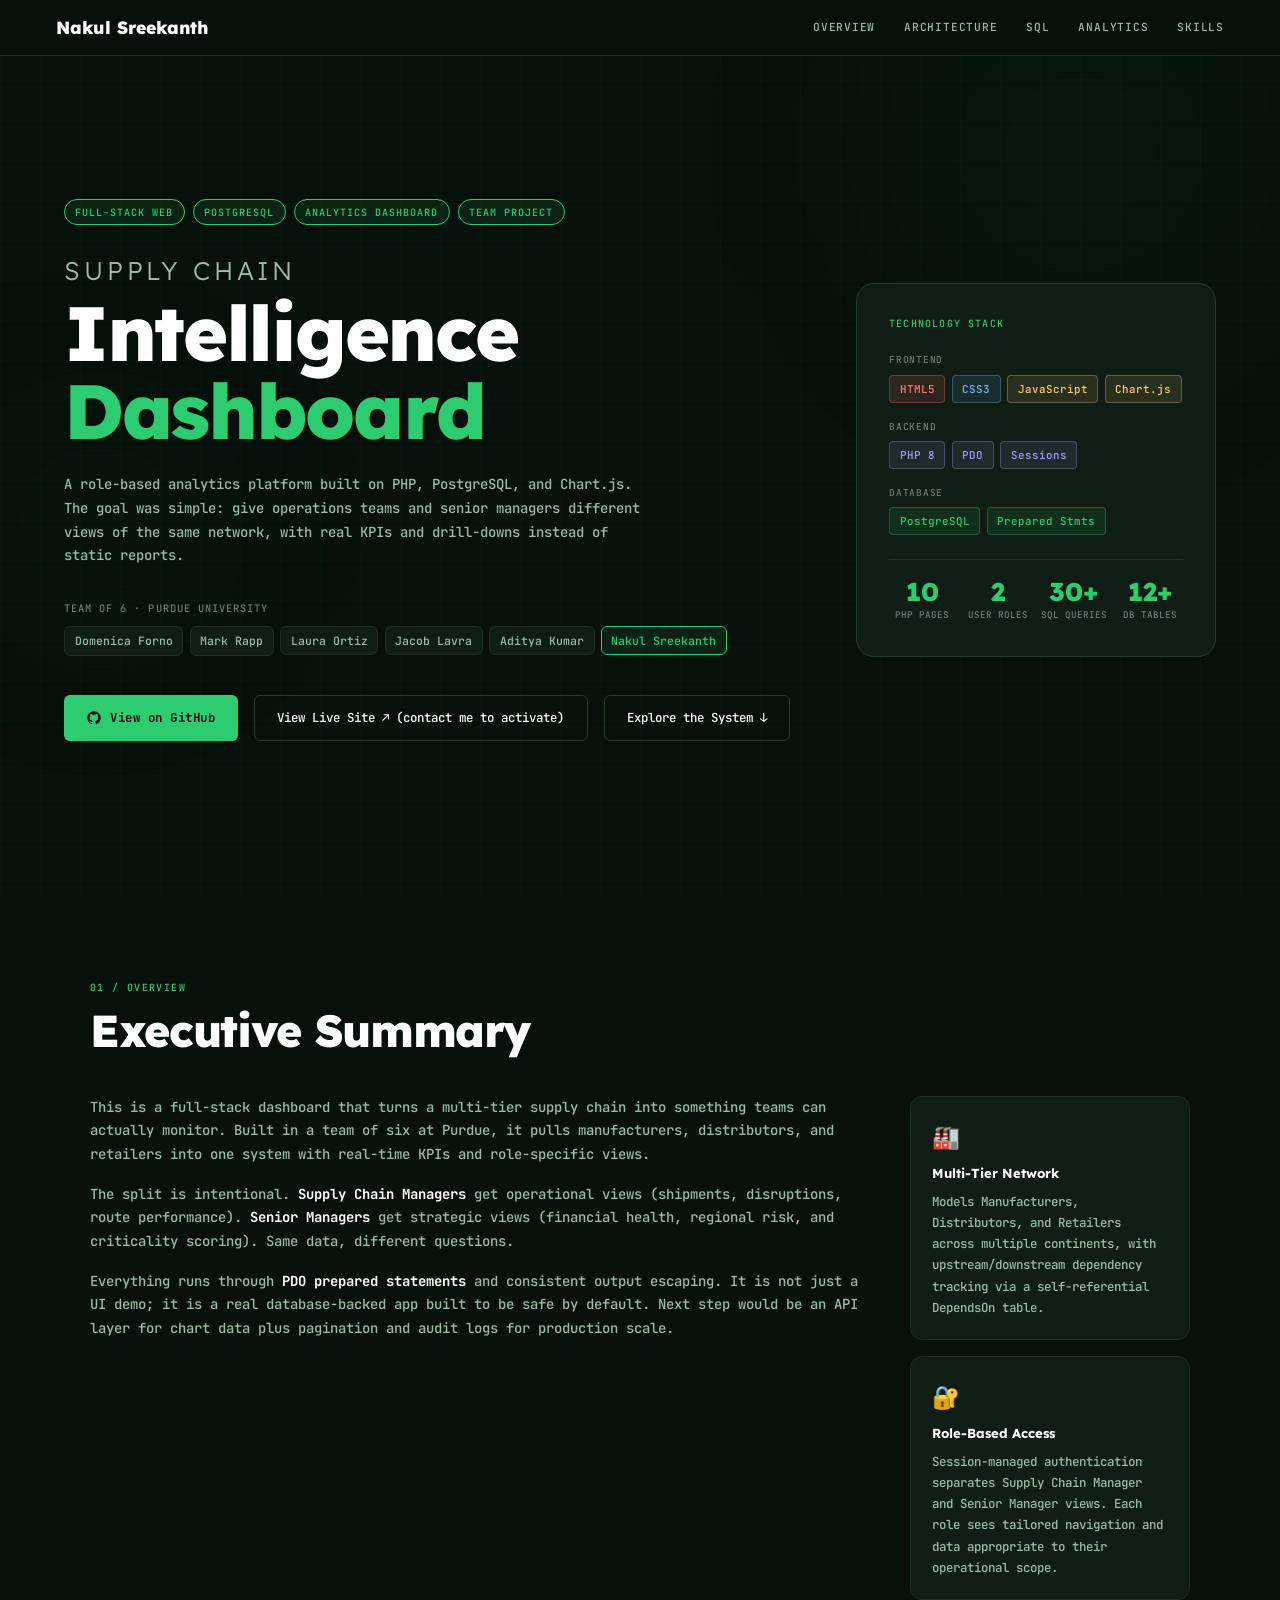
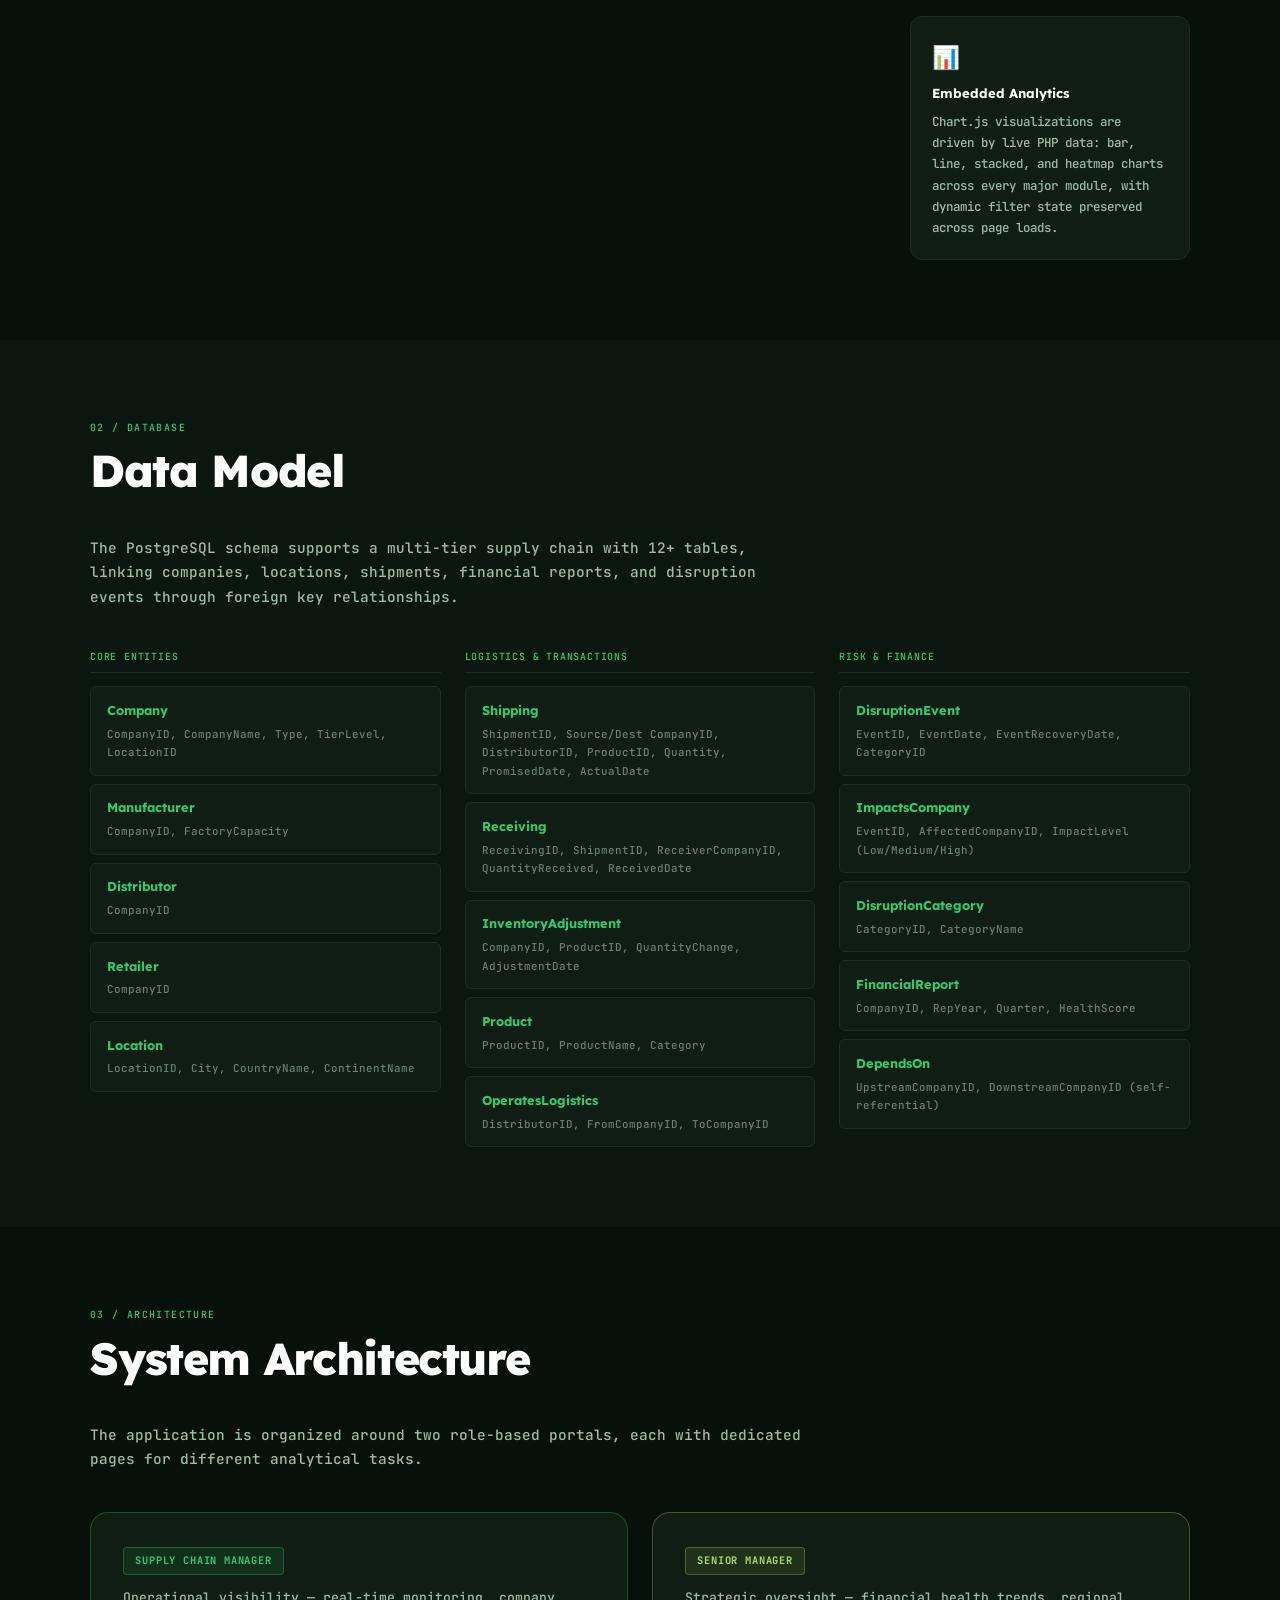
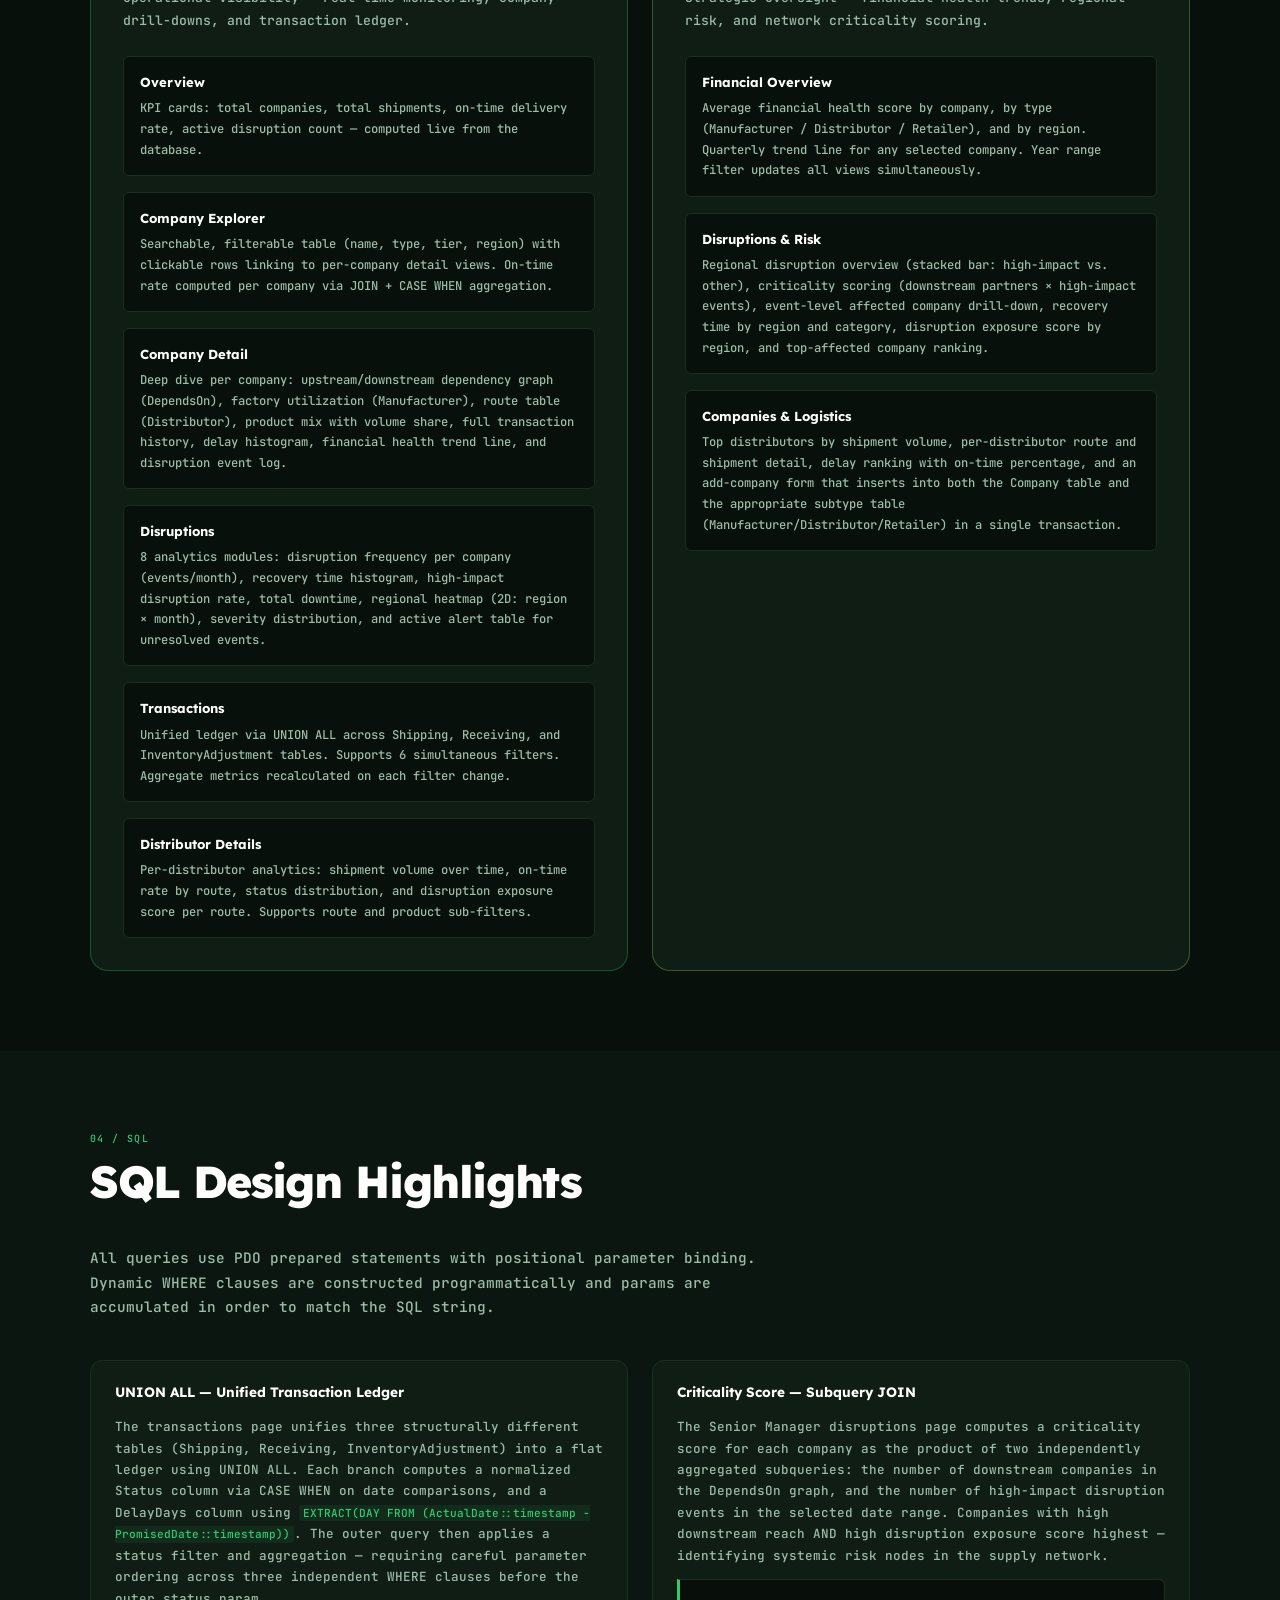
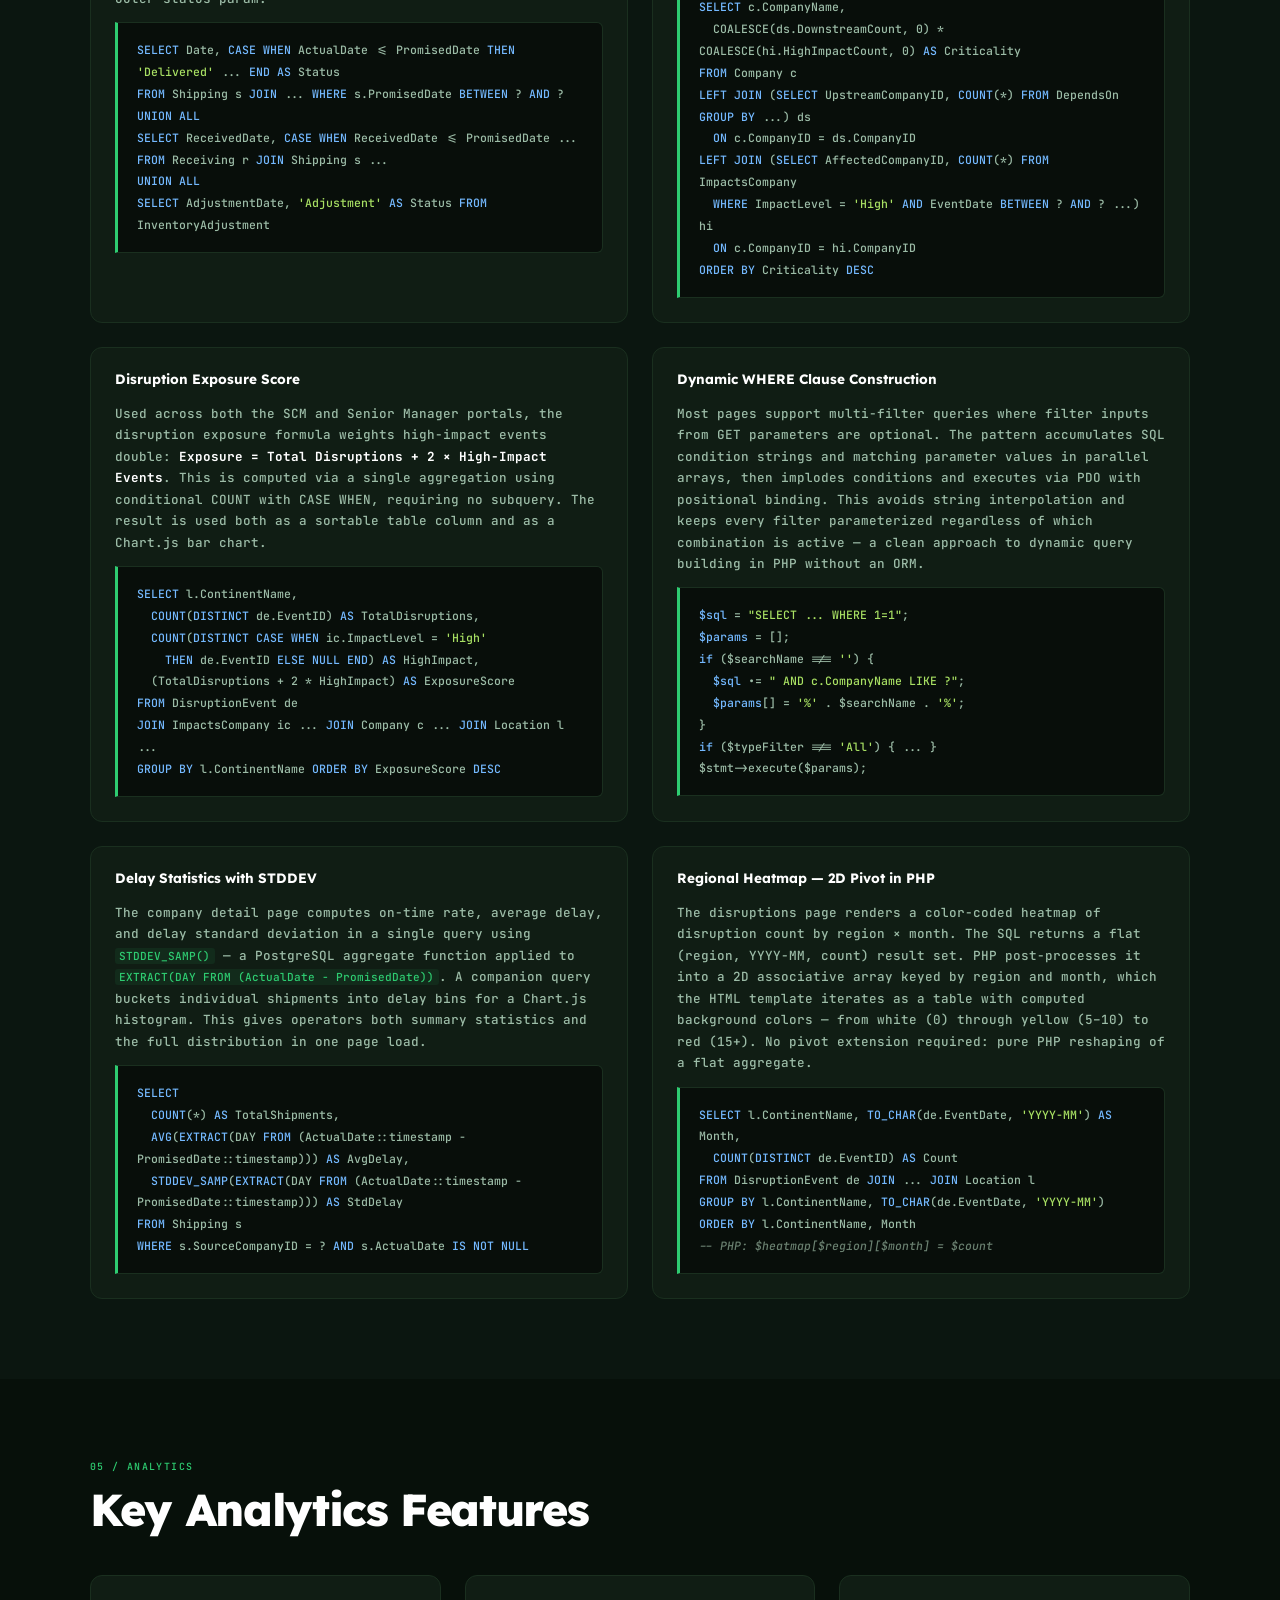
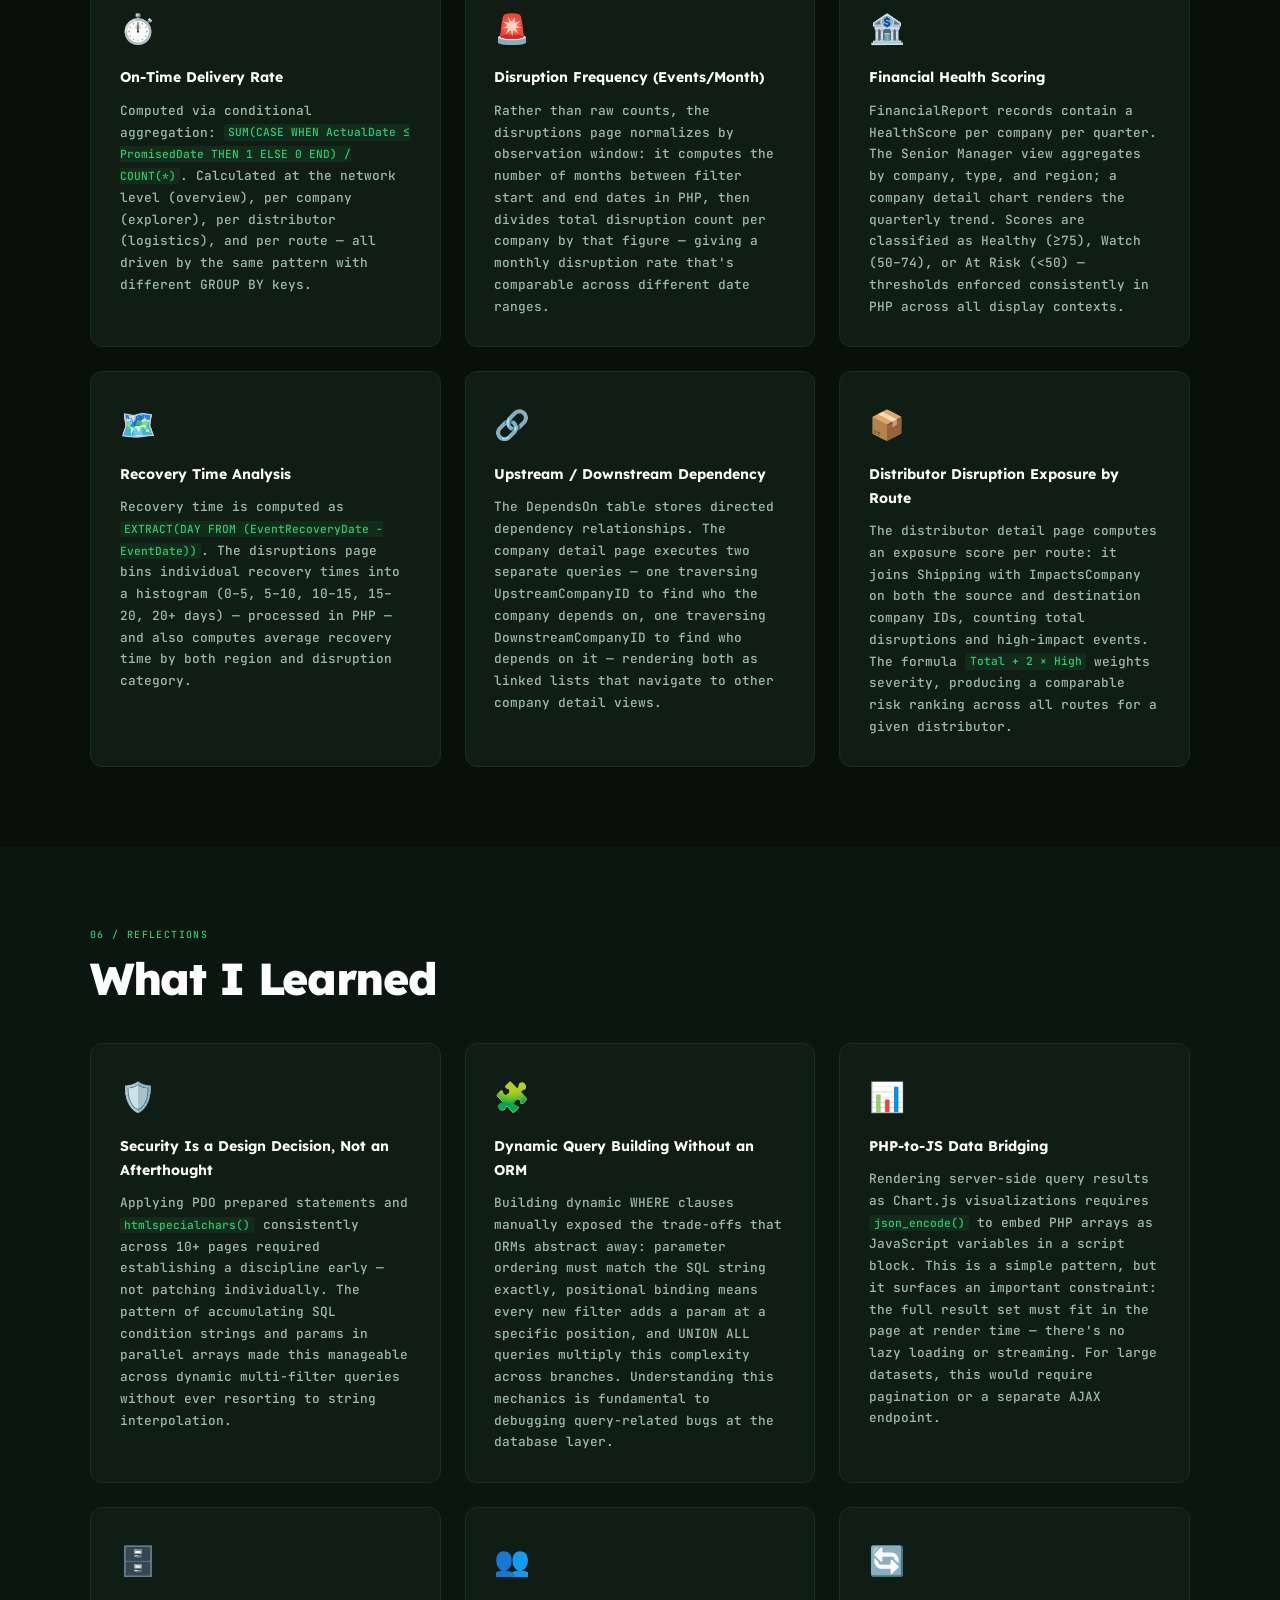
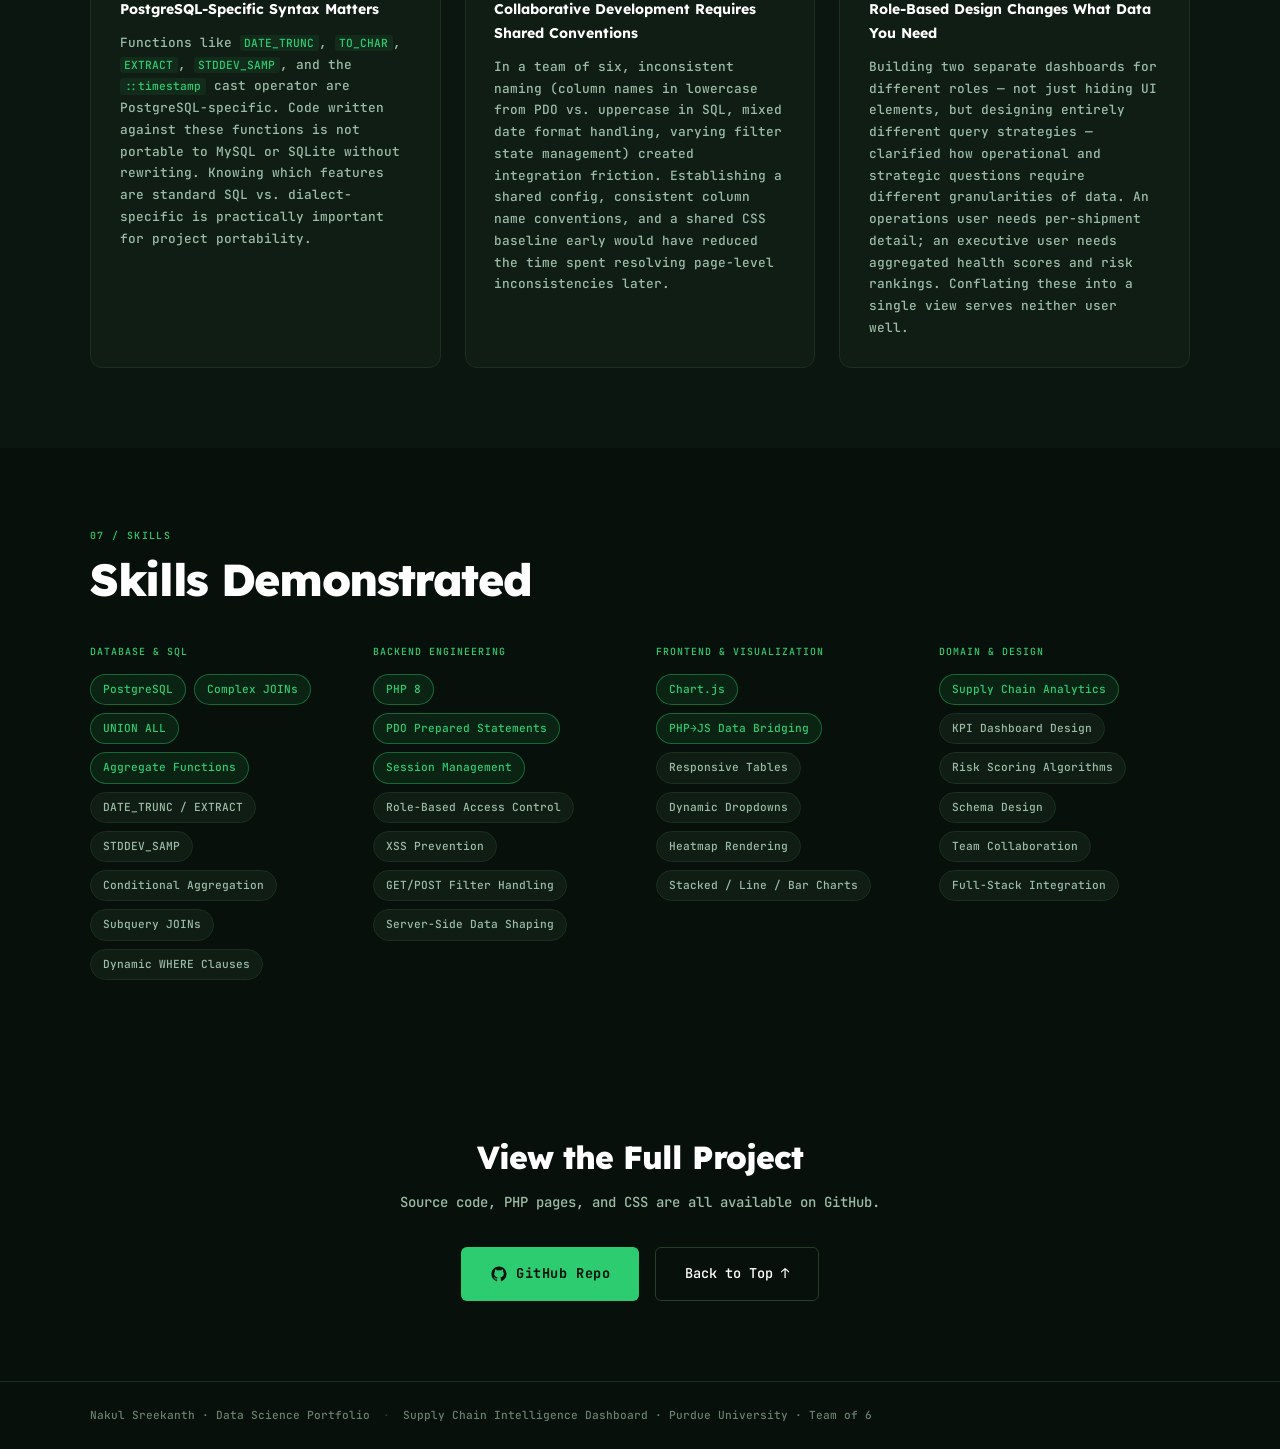
<file: scm-dashboard/scm-dashboard.html>
<!doctype html>
<html lang="en">
  <head>
    <!-- Google tag (gtag.js) -->
    <script
      async
      src="https://www.googletagmanager.com/gtag/js?id=G-9VL42DFD4Z"
    ></script>
    <script>
      window.dataLayer = window.dataLayer || [];
      function gtag() {
        dataLayer.push(arguments);
      }
      gtag("js", new Date());
      gtag("config", "G-9VL42DFD4Z");
    </script>
    <meta charset="UTF-8" />
    <meta name="viewport" content="width=device-width, initial-scale=1.0" />
    <meta
      name="description"
      content="Full-stack Supply Chain Management dashboard built with PHP, PostgreSQL, and Chart.js. Role-based analytical platform featuring complex SQL queries, disruption analytics, and financial health scoring across a multi-tier supply network."
    />
    <meta
      name="keywords"
      content="supply chain management, PHP, PostgreSQL, SQL, full-stack, dashboard, data visualization, Chart.js, role-based access, disruption analytics"
    />
    <meta name="author" content="Nakul Sreekanth" />
    <meta
      property="og:title"
      content="SCM Intelligence Dashboard | Nakul Sreekanth"
    />
    <meta
      property="og:description"
      content="Full-stack supply chain management platform with role-based analytics, complex PostgreSQL queries, and real-time KPI dashboards."
    />
    <meta property="og:type" content="website" />
    <title>SCM Intelligence Dashboard — Nakul Sreekanth</title>
    <link rel="stylesheet" href="assets/css/scm-dashboard.css" />
    <link rel="preconnect" href="https://fonts.googleapis.com" />
    <link
      href="https://fonts.googleapis.com/css2?family=Lexend:wght@300;400;500;600;700;800&family=JetBrains+Mono:wght@300;400;500;700&display=swap"
      rel="stylesheet"
    />
  </head>
  <body>
    <div class="scanlines" aria-hidden="true"></div>
    <div class="grid-bg" aria-hidden="true"></div>
    <div class="ambient a1" aria-hidden="true"></div>
    <div class="ambient a2" aria-hidden="true"></div>

    <!-- ── NAV ── -->
    <nav class="nav" role="navigation" aria-label="Page navigation">
      <a href="#" class="nav-brand">Nakul Sreekanth</a>
      <div class="nav-links">
        <a href="#overview">Overview</a>
        <a href="#architecture">Architecture</a>
        <a href="#sql">SQL</a>
        <a href="#analytics">Analytics</a>
        <a href="#skills">Skills</a>
      </div>
    </nav>

    <!-- ── HERO ── -->
    <header class="hero" role="banner">
      <div class="hero-left">
        <div class="hero-tags">
          <span class="htag">Full-Stack Web</span>
          <span class="htag">PostgreSQL</span>
          <span class="htag">Analytics Dashboard</span>
          <span class="htag">Team Project</span>
        </div>

        <h1 class="hero-title">
          <span class="ht-top">Supply Chain</span>
          <span class="ht-main">Intelligence</span>
          <span class="ht-main ht-accent">Dashboard</span>
        </h1>

        <p class="hero-desc">
          A role-based analytics platform built on PHP, PostgreSQL, and
          Chart.js. The goal was simple: give operations teams and senior
          managers different views of the same network, with real KPIs and
          drill-downs instead of static reports.
        </p>

        <div class="hero-team" aria-label="Team members">
          <div class="team-label">Team of 6 · Purdue University</div>
          <div class="team-members">
            <span>Domenica Forno</span><span>Mark Rapp</span
            ><span>Laura Ortiz</span> <span>Jacob Lavra</span
            ><span>Aditya Kumar</span><span class="me">Nakul Sreekanth</span>
          </div>
        </div>

        <div class="hero-ctas">
          <a
            href="https://github.com/nakulsree/supply-chain-postgresql"
            class="cta-primary"
            target="_blank"
            rel="noopener noreferrer"
          >
            <svg
              width="16"
              height="16"
              viewBox="0 0 24 24"
              fill="currentColor"
              aria-hidden="true"
            >
              <path
                d="M12 2C6.477 2 2 6.484 2 12.017c0 4.425 2.865 8.18 6.839 9.504.5.092.682-.217.682-.483 0-.237-.008-.868-.013-1.703-2.782.605-3.369-1.343-3.369-1.343-.454-1.158-1.11-1.466-1.11-1.466-.908-.62.069-.608.069-.608 1.003.07 1.531 1.032 1.531 1.032.892 1.53 2.341 1.088 2.91.832.092-.647.35-1.088.636-1.338-2.22-.253-4.555-1.113-4.555-4.951 0-1.093.39-1.988 1.029-2.688-.103-.253-.446-1.272.098-2.65 0 0 .84-.27 2.75 1.026A9.564 9.564 0 0112 6.844c.85.004 1.705.115 2.504.337 1.909-1.296 2.747-1.027 2.747-1.027.546 1.379.202 2.398.1 2.651.64.7 1.028 1.595 1.028 2.688 0 3.848-2.339 4.695-4.566 4.943.359.309.678.92.678 1.855 0 1.338-.012 2.419-.012 2.747 0 .268.18.58.688.482A10.019 10.019 0 0022 12.017C22 6.484 17.522 2 12 2z"
              />
            </svg>
            View on GitHub
          </a>
          <a
            href="https://supply-chain-progresql--nakulsreekanth1.replit.app/"
            class="cta-secondary"
            target="_blank"
            rel="noopener noreferrer"
            >View Live Site ↗ (contact me to activate)</a
          >
          <a href="#architecture" class="cta-secondary">Explore the System ↓</a>
        </div>
      </div>

      <!-- Tech stack panel -->
      <div class="hero-right">
        <div class="tech-panel" aria-label="Technology stack">
          <div class="tp-title">Technology Stack</div>
          <div class="tp-layers">
            <div class="tp-layer">
              <div class="tp-layer-label">Frontend</div>
              <div class="tp-chips">
                <span class="chip chip-html">HTML5</span>
                <span class="chip chip-css">CSS3</span>
                <span class="chip chip-js">JavaScript</span>
                <span class="chip chip-js">Chart.js</span>
              </div>
            </div>
            <div class="tp-layer">
              <div class="tp-layer-label">Backend</div>
              <div class="tp-chips">
                <span class="chip chip-php">PHP 8</span>
                <span class="chip chip-php">PDO</span>
                <span class="chip chip-php">Sessions</span>
              </div>
            </div>
            <div class="tp-layer">
              <div class="tp-layer-label">Database</div>
              <div class="tp-chips">
                <span class="chip chip-db">PostgreSQL</span>
                <span class="chip chip-db">Prepared Stmts</span>
              </div>
            </div>
          </div>

          <div class="tp-kpis">
            <div class="tp-kpi">
              <div class="tp-kval">10</div>
              <div class="tp-klabel">PHP pages</div>
            </div>
            <div class="tp-kpi">
              <div class="tp-kval">2</div>
              <div class="tp-klabel">User roles</div>
            </div>
            <div class="tp-kpi">
              <div class="tp-kval">30+</div>
              <div class="tp-klabel">SQL queries</div>
            </div>
            <div class="tp-kpi">
              <div class="tp-kval">12+</div>
              <div class="tp-klabel">DB tables</div>
            </div>
          </div>
        </div>
      </div>
    </header>

    <main>
      <!-- ── OVERVIEW ── -->
      <section id="overview" class="section" aria-labelledby="overview-heading">
        <div class="section-inner">
          <div class="section-label">01 / Overview</div>
          <h2 id="overview-heading">Executive Summary</h2>
          <div class="overview-cols">
            <div class="overview-text">
              <p>
                This is a full-stack dashboard that turns a multi-tier supply
                chain into something teams can actually monitor. Built in a team
                of six at Purdue, it pulls manufacturers, distributors, and
                retailers into one system with real-time KPIs and role-specific
                views.
              </p>
              <p>
                The split is intentional.
                <strong>Supply Chain Managers</strong> get operational views
                (shipments, disruptions, route performance).
                <strong>Senior Managers</strong> get strategic views (financial
                health, regional risk, and criticality scoring). Same data,
                different questions.
              </p>
              <p>
                Everything runs through <strong>PDO prepared statements</strong>
                and consistent output escaping. It is not just a UI demo; it is
                a real database-backed app built to be safe by default. Next
                step would be an API layer for chart data plus pagination and
                audit logs for production scale.
              </p>
            </div>
            <div class="overview-cards">
              <div class="oc-card">
                <div class="oc-icon" aria-hidden="true">🏭</div>
                <div class="oc-title">Multi-Tier Network</div>
                <div class="oc-body">
                  Models Manufacturers, Distributors, and Retailers across
                  multiple continents, with upstream/downstream dependency
                  tracking via a self-referential DependsOn table.
                </div>
              </div>
              <div class="oc-card">
                <div class="oc-icon" aria-hidden="true">🔐</div>
                <div class="oc-title">Role-Based Access</div>
                <div class="oc-body">
                  Session-managed authentication separates Supply Chain Manager
                  and Senior Manager views. Each role sees tailored navigation
                  and data appropriate to their operational scope.
                </div>
              </div>
              <div class="oc-card">
                <div class="oc-icon" aria-hidden="true">📊</div>
                <div class="oc-title">Embedded Analytics</div>
                <div class="oc-body">
                  Chart.js visualizations are driven by live PHP data: bar,
                  line, stacked, and heatmap charts across every major module,
                  with dynamic filter state preserved across page loads.
                </div>
              </div>
            </div>
          </div>
        </div>
      </section>

      <!-- ── DATABASE SCHEMA ── -->
      <section
        id="schema"
        class="section section-alt"
        aria-labelledby="schema-heading"
      >
        <div class="section-inner">
          <div class="section-label">02 / Database</div>
          <h2 id="schema-heading">Data Model</h2>
          <p class="section-intro">
            The PostgreSQL schema supports a multi-tier supply chain with 12+
            tables, linking companies, locations, shipments, financial reports,
            and disruption events through foreign key relationships.
          </p>

          <div class="schema-grid">
            <div class="schema-group">
              <div class="sg-label">Core Entities</div>
              <div class="sg-tables">
                <div class="st-card">
                  <span class="st-name">Company</span
                  ><span class="st-desc"
                    >CompanyID, CompanyName, Type, TierLevel, LocationID</span
                  >
                </div>
                <div class="st-card">
                  <span class="st-name">Manufacturer</span
                  ><span class="st-desc">CompanyID, FactoryCapacity</span>
                </div>
                <div class="st-card">
                  <span class="st-name">Distributor</span
                  ><span class="st-desc">CompanyID</span>
                </div>
                <div class="st-card">
                  <span class="st-name">Retailer</span
                  ><span class="st-desc">CompanyID</span>
                </div>
                <div class="st-card">
                  <span class="st-name">Location</span
                  ><span class="st-desc"
                    >LocationID, City, CountryName, ContinentName</span
                  >
                </div>
              </div>
            </div>
            <div class="schema-group">
              <div class="sg-label">Logistics & Transactions</div>
              <div class="sg-tables">
                <div class="st-card">
                  <span class="st-name">Shipping</span
                  ><span class="st-desc"
                    >ShipmentID, Source/Dest CompanyID, DistributorID,
                    ProductID, Quantity, PromisedDate, ActualDate</span
                  >
                </div>
                <div class="st-card">
                  <span class="st-name">Receiving</span
                  ><span class="st-desc"
                    >ReceivingID, ShipmentID, ReceiverCompanyID,
                    QuantityReceived, ReceivedDate</span
                  >
                </div>
                <div class="st-card">
                  <span class="st-name">InventoryAdjustment</span
                  ><span class="st-desc"
                    >CompanyID, ProductID, QuantityChange, AdjustmentDate</span
                  >
                </div>
                <div class="st-card">
                  <span class="st-name">Product</span
                  ><span class="st-desc">ProductID, ProductName, Category</span>
                </div>
                <div class="st-card">
                  <span class="st-name">OperatesLogistics</span
                  ><span class="st-desc"
                    >DistributorID, FromCompanyID, ToCompanyID</span
                  >
                </div>
              </div>
            </div>
            <div class="schema-group">
              <div class="sg-label">Risk & Finance</div>
              <div class="sg-tables">
                <div class="st-card">
                  <span class="st-name">DisruptionEvent</span
                  ><span class="st-desc"
                    >EventID, EventDate, EventRecoveryDate, CategoryID</span
                  >
                </div>
                <div class="st-card">
                  <span class="st-name">ImpactsCompany</span
                  ><span class="st-desc"
                    >EventID, AffectedCompanyID, ImpactLevel
                    (Low/Medium/High)</span
                  >
                </div>
                <div class="st-card">
                  <span class="st-name">DisruptionCategory</span
                  ><span class="st-desc">CategoryID, CategoryName</span>
                </div>
                <div class="st-card">
                  <span class="st-name">FinancialReport</span
                  ><span class="st-desc"
                    >CompanyID, RepYear, Quarter, HealthScore</span
                  >
                </div>
                <div class="st-card">
                  <span class="st-name">DependsOn</span
                  ><span class="st-desc"
                    >UpstreamCompanyID, DownstreamCompanyID
                    (self-referential)</span
                  >
                </div>
              </div>
            </div>
          </div>
        </div>
      </section>

      <!-- ── ARCHITECTURE ── -->
      <section id="architecture" class="section" aria-labelledby="arch-heading">
        <div class="section-inner">
          <div class="section-label">03 / Architecture</div>
          <h2 id="arch-heading">System Architecture</h2>
          <p class="section-intro">
            The application is organized around two role-based portals, each
            with dedicated pages for different analytical tasks.
          </p>

          <div class="role-split">
            <div class="role-card role-scm">
              <div class="role-badge">Supply Chain Manager</div>
              <div class="role-desc">
                Operational visibility — real-time monitoring, company
                drill-downs, and transaction ledger.
              </div>
              <div class="page-list">
                <div class="pl-item">
                  <div class="pl-name">Overview</div>
                  <div class="pl-desc">
                    KPI cards: total companies, total shipments, on-time
                    delivery rate, active disruption count — computed live from
                    the database.
                  </div>
                </div>
                <div class="pl-item">
                  <div class="pl-name">Company Explorer</div>
                  <div class="pl-desc">
                    Searchable, filterable table (name, type, tier, region) with
                    clickable rows linking to per-company detail views. On-time
                    rate computed per company via JOIN + CASE WHEN aggregation.
                  </div>
                </div>
                <div class="pl-item">
                  <div class="pl-name">Company Detail</div>
                  <div class="pl-desc">
                    Deep dive per company: upstream/downstream dependency graph
                    (DependsOn), factory utilization (Manufacturer), route table
                    (Distributor), product mix with volume share, full
                    transaction history, delay histogram, financial health trend
                    line, and disruption event log.
                  </div>
                </div>
                <div class="pl-item">
                  <div class="pl-name">Disruptions</div>
                  <div class="pl-desc">
                    8 analytics modules: disruption frequency per company
                    (events/month), recovery time histogram, high-impact
                    disruption rate, total downtime, regional heatmap (2D:
                    region × month), severity distribution, and active alert
                    table for unresolved events.
                  </div>
                </div>
                <div class="pl-item">
                  <div class="pl-name">Transactions</div>
                  <div class="pl-desc">
                    Unified ledger via UNION ALL across Shipping, Receiving, and
                    InventoryAdjustment tables. Supports 6 simultaneous filters.
                    Aggregate metrics recalculated on each filter change.
                  </div>
                </div>
                <div class="pl-item">
                  <div class="pl-name">Distributor Details</div>
                  <div class="pl-desc">
                    Per-distributor analytics: shipment volume over time,
                    on-time rate by route, status distribution, and disruption
                    exposure score per route. Supports route and product
                    sub-filters.
                  </div>
                </div>
              </div>
            </div>

            <div class="role-card role-sm">
              <div class="role-badge role-badge-sm">Senior Manager</div>
              <div class="role-desc">
                Strategic oversight — financial health trends, regional risk,
                and network criticality scoring.
              </div>
              <div class="page-list">
                <div class="pl-item">
                  <div class="pl-name">Financial Overview</div>
                  <div class="pl-desc">
                    Average financial health score by company, by type
                    (Manufacturer / Distributor / Retailer), and by region.
                    Quarterly trend line for any selected company. Year range
                    filter updates all views simultaneously.
                  </div>
                </div>
                <div class="pl-item">
                  <div class="pl-name">Disruptions &amp; Risk</div>
                  <div class="pl-desc">
                    Regional disruption overview (stacked bar: high-impact vs.
                    other), criticality scoring (downstream partners ×
                    high-impact events), event-level affected company
                    drill-down, recovery time by region and category, disruption
                    exposure score by region, and top-affected company ranking.
                  </div>
                </div>
                <div class="pl-item">
                  <div class="pl-name">Companies &amp; Logistics</div>
                  <div class="pl-desc">
                    Top distributors by shipment volume, per-distributor route
                    and shipment detail, delay ranking with on-time percentage,
                    and an add-company form that inserts into both the Company
                    table and the appropriate subtype table
                    (Manufacturer/Distributor/Retailer) in a single transaction.
                  </div>
                </div>
              </div>
            </div>
          </div>
        </div>
      </section>

      <!-- ── SQL HIGHLIGHTS ── -->
      <section
        id="sql"
        class="section section-alt"
        aria-labelledby="sql-heading"
      >
        <div class="section-inner">
          <div class="section-label">04 / SQL</div>
          <h2 id="sql-heading">SQL Design Highlights</h2>
          <p class="section-intro">
            All queries use PDO prepared statements with positional parameter
            binding. Dynamic WHERE clauses are constructed programmatically and
            params are accumulated in order to match the SQL string.
          </p>

          <div class="sql-cards">
            <div class="sql-card">
              <div class="sql-card-title">
                UNION ALL — Unified Transaction Ledger
              </div>
              <div class="sql-card-body">
                <p>
                  The transactions page unifies three structurally different
                  tables (Shipping, Receiving, InventoryAdjustment) into a flat
                  ledger using UNION ALL. Each branch computes a normalized
                  Status column via CASE WHEN on date comparisons, and a
                  DelayDays column using
                  <code
                    >EXTRACT(DAY FROM (ActualDate::timestamp -
                    PromisedDate::timestamp))</code
                  >. The outer query then applies a status filter and
                  aggregation — requiring careful parameter ordering across
                  three independent WHERE clauses before the outer status param.
                </p>
                <div
                  class="sql-snippet"
                  role="img"
                  aria-label="Simplified UNION ALL query structure"
                >
                  <span class="sql-kw">SELECT</span> Date,
                  <span class="sql-kw">CASE WHEN</span> ActualDate &lt;=
                  PromisedDate <span class="sql-kw">THEN</span>
                  <span class="sql-str">'Delivered'</span> ...
                  <span class="sql-kw">END AS</span> Status<br />
                  <span class="sql-kw">FROM</span> Shipping s
                  <span class="sql-kw">JOIN</span> ...
                  <span class="sql-kw">WHERE</span> s.PromisedDate
                  <span class="sql-kw">BETWEEN</span> ?
                  <span class="sql-kw">AND</span> ?<br />
                  <span class="sql-kw">UNION ALL</span><br />
                  <span class="sql-kw">SELECT</span> ReceivedDate,
                  <span class="sql-kw">CASE WHEN</span> ReceivedDate &lt;=
                  PromisedDate ...<br />
                  <span class="sql-kw">FROM</span> Receiving r
                  <span class="sql-kw">JOIN</span> Shipping s ...<br />
                  <span class="sql-kw">UNION ALL</span><br />
                  <span class="sql-kw">SELECT</span> AdjustmentDate,
                  <span class="sql-str">'Adjustment'</span>
                  <span class="sql-kw">AS</span> Status
                  <span class="sql-kw">FROM</span> InventoryAdjustment
                </div>
              </div>
            </div>

            <div class="sql-card">
              <div class="sql-card-title">
                Criticality Score — Subquery JOIN
              </div>
              <div class="sql-card-body">
                <p>
                  The Senior Manager disruptions page computes a criticality
                  score for each company as the product of two independently
                  aggregated subqueries: the number of downstream companies in
                  the DependsOn graph, and the number of high-impact disruption
                  events in the selected date range. Companies with high
                  downstream reach AND high disruption exposure score highest —
                  identifying systemic risk nodes in the supply network.
                </p>
                <div
                  class="sql-snippet"
                  role="img"
                  aria-label="Criticality score computation query"
                >
                  <span class="sql-kw">SELECT</span> c.CompanyName,<br />
                  &nbsp;&nbsp;COALESCE(ds.DownstreamCount, 0) *
                  COALESCE(hi.HighImpactCount, 0)
                  <span class="sql-kw">AS</span> Criticality<br />
                  <span class="sql-kw">FROM</span> Company c<br />
                  <span class="sql-kw">LEFT JOIN</span> (<span class="sql-kw"
                    >SELECT</span
                  >
                  UpstreamCompanyID, <span class="sql-kw">COUNT</span>(*)
                  <span class="sql-kw">FROM</span> DependsOn
                  <span class="sql-kw">GROUP BY</span> ...) ds<br />
                  &nbsp;&nbsp;<span class="sql-kw">ON</span> c.CompanyID =
                  ds.CompanyID<br />
                  <span class="sql-kw">LEFT JOIN</span> (<span class="sql-kw"
                    >SELECT</span
                  >
                  AffectedCompanyID, <span class="sql-kw">COUNT</span>(*)
                  <span class="sql-kw">FROM</span> ImpactsCompany<br />
                  &nbsp;&nbsp;<span class="sql-kw">WHERE</span> ImpactLevel =
                  <span class="sql-str">'High'</span>
                  <span class="sql-kw">AND</span> EventDate
                  <span class="sql-kw">BETWEEN</span> ?
                  <span class="sql-kw">AND</span> ? ...) hi<br />
                  &nbsp;&nbsp;<span class="sql-kw">ON</span> c.CompanyID =
                  hi.CompanyID<br />
                  <span class="sql-kw">ORDER BY</span> Criticality
                  <span class="sql-kw">DESC</span>
                </div>
              </div>
            </div>

            <div class="sql-card">
              <div class="sql-card-title">Disruption Exposure Score</div>
              <div class="sql-card-body">
                <p>
                  Used across both the SCM and Senior Manager portals, the
                  disruption exposure formula weights high-impact events double:
                  <strong
                    >Exposure = Total Disruptions + 2 × High-Impact
                    Events</strong
                  >. This is computed via a single aggregation using conditional
                  COUNT with CASE WHEN, requiring no subquery. The result is
                  used both as a sortable table column and as a Chart.js bar
                  chart.
                </p>
                <div
                  class="sql-snippet"
                  role="img"
                  aria-label="Exposure score query"
                >
                  <span class="sql-kw">SELECT</span> l.ContinentName,<br />
                  &nbsp;&nbsp;<span class="sql-kw">COUNT</span>(<span
                    class="sql-kw"
                    >DISTINCT</span
                  >
                  de.EventID)
                  <span class="sql-kw">AS</span> TotalDisruptions,<br />
                  &nbsp;&nbsp;<span class="sql-kw">COUNT</span>(<span
                    class="sql-kw"
                    >DISTINCT CASE WHEN</span
                  >
                  ic.ImpactLevel = <span class="sql-str">'High'</span><br />
                  &nbsp;&nbsp;&nbsp;&nbsp;<span class="sql-kw">THEN</span>
                  de.EventID <span class="sql-kw">ELSE NULL END</span>)
                  <span class="sql-kw">AS</span> HighImpact,<br />
                  &nbsp;&nbsp;(TotalDisruptions + 2 * HighImpact)
                  <span class="sql-kw">AS</span> ExposureScore<br />
                  <span class="sql-kw">FROM</span> DisruptionEvent de<br />
                  <span class="sql-kw">JOIN</span> ImpactsCompany ic ...
                  <span class="sql-kw">JOIN</span> Company c ...
                  <span class="sql-kw">JOIN</span> Location l ...<br />
                  <span class="sql-kw">GROUP BY</span> l.ContinentName
                  <span class="sql-kw">ORDER BY</span> ExposureScore
                  <span class="sql-kw">DESC</span>
                </div>
              </div>
            </div>

            <div class="sql-card">
              <div class="sql-card-title">
                Dynamic WHERE Clause Construction
              </div>
              <div class="sql-card-body">
                <p>
                  Most pages support multi-filter queries where filter inputs
                  from GET parameters are optional. The pattern accumulates SQL
                  condition strings and matching parameter values in parallel
                  arrays, then implodes conditions and executes via PDO with
                  positional binding. This avoids string interpolation and keeps
                  every filter parameterized regardless of which combination is
                  active — a clean approach to dynamic query building in PHP
                  without an ORM.
                </p>
                <div
                  class="sql-snippet"
                  role="img"
                  aria-label="Dynamic WHERE clause pattern"
                >
                  <span class="sql-kw">$sql</span> =
                  <span class="sql-str">"SELECT ... WHERE 1=1"</span>;<br />
                  <span class="sql-kw">$params</span> = [];<br />
                  <span class="sql-kw">if</span> ($searchName !==
                  <span class="sql-str">''</span>) {<br />
                  &nbsp;&nbsp;<span class="sql-kw">$sql</span> .=
                  <span class="sql-str">" AND c.CompanyName LIKE ?"</span
                  >;<br />
                  &nbsp;&nbsp;<span class="sql-kw">$params</span>[] =
                  <span class="sql-str">'%'</span> . $searchName .
                  <span class="sql-str">'%'</span>;<br />
                  }<br />
                  <span class="sql-kw">if</span> ($typeFilter !==
                  <span class="sql-str">'All'</span>) { ... }<br />
                  $stmt-&gt;execute($params);
                </div>
              </div>
            </div>

            <div class="sql-card">
              <div class="sql-card-title">Delay Statistics with STDDEV</div>
              <div class="sql-card-body">
                <p>
                  The company detail page computes on-time rate, average delay,
                  and delay standard deviation in a single query using
                  <code>STDDEV_SAMP()</code> — a PostgreSQL aggregate function
                  applied to
                  <code>EXTRACT(DAY FROM (ActualDate - PromisedDate))</code>. A
                  companion query buckets individual shipments into delay bins
                  for a Chart.js histogram. This gives operators both summary
                  statistics and the full distribution in one page load.
                </p>
                <div
                  class="sql-snippet"
                  role="img"
                  aria-label="Delay statistics query"
                >
                  <span class="sql-kw">SELECT</span><br />
                  &nbsp;&nbsp;<span class="sql-kw">COUNT</span>(*)
                  <span class="sql-kw">AS</span> TotalShipments,<br />
                  &nbsp;&nbsp;<span class="sql-kw">AVG</span>(<span
                    class="sql-kw"
                    >EXTRACT</span
                  >(DAY <span class="sql-kw">FROM</span> (ActualDate::timestamp
                  - PromisedDate::timestamp)))
                  <span class="sql-kw">AS</span> AvgDelay,<br />
                  &nbsp;&nbsp;<span class="sql-kw">STDDEV_SAMP</span>(<span
                    class="sql-kw"
                    >EXTRACT</span
                  >(DAY <span class="sql-kw">FROM</span> (ActualDate::timestamp
                  - PromisedDate::timestamp)))
                  <span class="sql-kw">AS</span> StdDelay<br />
                  <span class="sql-kw">FROM</span> Shipping s<br />
                  <span class="sql-kw">WHERE</span> s.SourceCompanyID = ?
                  <span class="sql-kw">AND</span> s.ActualDate
                  <span class="sql-kw">IS NOT NULL</span>
                </div>
              </div>
            </div>

            <div class="sql-card">
              <div class="sql-card-title">
                Regional Heatmap — 2D Pivot in PHP
              </div>
              <div class="sql-card-body">
                <p>
                  The disruptions page renders a color-coded heatmap of
                  disruption count by region × month. The SQL returns a flat
                  (region, YYYY-MM, count) result set. PHP post-processes it
                  into a 2D associative array keyed by region and month, which
                  the HTML template iterates as a table with computed background
                  colors — from white (0) through yellow (5–10) to red (15+). No
                  pivot extension required: pure PHP reshaping of a flat
                  aggregate.
                </p>
                <div
                  class="sql-snippet"
                  role="img"
                  aria-label="Regional heatmap query"
                >
                  <span class="sql-kw">SELECT</span> l.ContinentName,
                  <span class="sql-kw">TO_CHAR</span>(de.EventDate,
                  <span class="sql-str">'YYYY-MM'</span>)
                  <span class="sql-kw">AS</span> Month,<br />
                  &nbsp;&nbsp;<span class="sql-kw">COUNT</span>(<span
                    class="sql-kw"
                    >DISTINCT</span
                  >
                  de.EventID) <span class="sql-kw">AS</span> Count<br />
                  <span class="sql-kw">FROM</span> DisruptionEvent de
                  <span class="sql-kw">JOIN</span> ...
                  <span class="sql-kw">JOIN</span> Location l<br />
                  <span class="sql-kw">GROUP BY</span> l.ContinentName,
                  <span class="sql-kw">TO_CHAR</span>(de.EventDate,
                  <span class="sql-str">'YYYY-MM'</span>)<br />
                  <span class="sql-kw">ORDER BY</span> l.ContinentName, Month<br />
                  <span class="sql-comment"
                    >-- PHP: $heatmap[$region][$month] = $count</span
                  >
                </div>
              </div>
            </div>
          </div>
        </div>
      </section>

      <!-- ── ANALYTICS FEATURES ── -->
      <section
        id="analytics"
        class="section"
        aria-labelledby="analytics-heading"
      >
        <div class="section-inner">
          <div class="section-label">05 / Analytics</div>
          <h2 id="analytics-heading">Key Analytics Features</h2>

          <div class="analytics-grid">
            <div class="af-card">
              <div class="af-icon" aria-hidden="true">⏱️</div>
              <h3>On-Time Delivery Rate</h3>
              <p>
                Computed via conditional aggregation:
                <code
                  >SUM(CASE WHEN ActualDate ≤ PromisedDate THEN 1 ELSE 0 END) /
                  COUNT(*)</code
                >. Calculated at the network level (overview), per company
                (explorer), per distributor (logistics), and per route — all
                driven by the same pattern with different GROUP BY keys.
              </p>
            </div>

            <div class="af-card">
              <div class="af-icon" aria-hidden="true">🚨</div>
              <h3>Disruption Frequency (Events/Month)</h3>
              <p>
                Rather than raw counts, the disruptions page normalizes by
                observation window: it computes the number of months between
                filter start and end dates in PHP, then divides total disruption
                count per company by that figure — giving a monthly disruption
                rate that's comparable across different date ranges.
              </p>
            </div>

            <div class="af-card">
              <div class="af-icon" aria-hidden="true">🏦</div>
              <h3>Financial Health Scoring</h3>
              <p>
                FinancialReport records contain a HealthScore per company per
                quarter. The Senior Manager view aggregates by company, type,
                and region; a company detail chart renders the quarterly trend.
                Scores are classified as Healthy (≥75), Watch (50–74), or At
                Risk (&lt;50) — thresholds enforced consistently in PHP across
                all display contexts.
              </p>
            </div>

            <div class="af-card">
              <div class="af-icon" aria-hidden="true">🗺️</div>
              <h3>Recovery Time Analysis</h3>
              <p>
                Recovery time is computed as
                <code>EXTRACT(DAY FROM (EventRecoveryDate - EventDate))</code>.
                The disruptions page bins individual recovery times into a
                histogram (0–5, 5–10, 10–15, 15–20, 20+ days) — processed in PHP
                — and also computes average recovery time by both region and
                disruption category.
              </p>
            </div>

            <div class="af-card">
              <div class="af-icon" aria-hidden="true">🔗</div>
              <h3>Upstream / Downstream Dependency</h3>
              <p>
                The DependsOn table stores directed dependency relationships.
                The company detail page executes two separate queries — one
                traversing UpstreamCompanyID to find who the company depends on,
                one traversing DownstreamCompanyID to find who depends on it —
                rendering both as linked lists that navigate to other company
                detail views.
              </p>
            </div>

            <div class="af-card">
              <div class="af-icon" aria-hidden="true">📦</div>
              <h3>Distributor Disruption Exposure by Route</h3>
              <p>
                The distributor detail page computes an exposure score per
                route: it joins Shipping with ImpactsCompany on both the source
                and destination company IDs, counting total disruptions and
                high-impact events. The formula
                <code>Total + 2 × High</code> weights severity, producing a
                comparable risk ranking across all routes for a given
                distributor.
              </p>
            </div>
          </div>
        </div>
      </section>

      <!-- ── WHAT I LEARNED ── -->
      <section
        id="learned"
        class="section section-alt"
        aria-labelledby="learned-heading"
      >
        <div class="section-inner">
          <div class="section-label">06 / Reflections</div>
          <h2 id="learned-heading">What I Learned</h2>
          <div class="learned-grid">
            <div class="lc">
              <div class="lc-icon">🛡️</div>
              <h3>Security Is a Design Decision, Not an Afterthought</h3>
              <p>
                Applying PDO prepared statements and
                <code>htmlspecialchars()</code> consistently across 10+ pages
                required establishing a discipline early — not patching
                individually. The pattern of accumulating SQL condition strings
                and params in parallel arrays made this manageable across
                dynamic multi-filter queries without ever resorting to string
                interpolation.
              </p>
            </div>

            <div class="lc">
              <div class="lc-icon">🧩</div>
              <h3>Dynamic Query Building Without an ORM</h3>
              <p>
                Building dynamic WHERE clauses manually exposed the trade-offs
                that ORMs abstract away: parameter ordering must match the SQL
                string exactly, positional binding means every new filter adds a
                param at a specific position, and UNION ALL queries multiply
                this complexity across branches. Understanding this mechanics is
                fundamental to debugging query-related bugs at the database
                layer.
              </p>
            </div>

            <div class="lc">
              <div class="lc-icon">📊</div>
              <h3>PHP-to-JS Data Bridging</h3>
              <p>
                Rendering server-side query results as Chart.js visualizations
                requires <code>json_encode()</code> to embed PHP arrays as
                JavaScript variables in a script block. This is a simple
                pattern, but it surfaces an important constraint: the full
                result set must fit in the page at render time — there's no lazy
                loading or streaming. For large datasets, this would require
                pagination or a separate AJAX endpoint.
              </p>
            </div>

            <div class="lc">
              <div class="lc-icon">🗄️</div>
              <h3>PostgreSQL-Specific Syntax Matters</h3>
              <p>
                Functions like <code>DATE_TRUNC</code>, <code>TO_CHAR</code>,
                <code>EXTRACT</code>, <code>STDDEV_SAMP</code>, and the
                <code>::timestamp</code> cast operator are PostgreSQL-specific.
                Code written against these functions is not portable to MySQL or
                SQLite without rewriting. Knowing which features are standard
                SQL vs. dialect-specific is practically important for project
                portability.
              </p>
            </div>

            <div class="lc">
              <div class="lc-icon">👥</div>
              <h3>Collaborative Development Requires Shared Conventions</h3>
              <p>
                In a team of six, inconsistent naming (column names in lowercase
                from PDO vs. uppercase in SQL, mixed date format handling,
                varying filter state management) created integration friction.
                Establishing a shared config, consistent column name
                conventions, and a shared CSS baseline early would have reduced
                the time spent resolving page-level inconsistencies later.
              </p>
            </div>

            <div class="lc">
              <div class="lc-icon">🔄</div>
              <h3>Role-Based Design Changes What Data You Need</h3>
              <p>
                Building two separate dashboards for different roles — not just
                hiding UI elements, but designing entirely different query
                strategies — clarified how operational and strategic questions
                require different granularities of data. An operations user
                needs per-shipment detail; an executive user needs aggregated
                health scores and risk rankings. Conflating these into a single
                view serves neither user well.
              </p>
            </div>
          </div>
        </div>
      </section>

      <!-- ── SKILLS ── -->
      <section id="skills" class="section" aria-labelledby="skills-heading">
        <div class="section-inner">
          <div class="section-label">07 / Skills</div>
          <h2 id="skills-heading">Skills Demonstrated</h2>
          <div class="skills-layout">
            <div class="skill-group">
              <div class="sg-head">Database & SQL</div>
              <div class="sg-tags">
                <span class="stag stag-primary">PostgreSQL</span>
                <span class="stag stag-primary">Complex JOINs</span>
                <span class="stag stag-primary">UNION ALL</span>
                <span class="stag stag-primary">Aggregate Functions</span>
                <span class="stag stag-secondary">DATE_TRUNC / EXTRACT</span>
                <span class="stag stag-secondary">STDDEV_SAMP</span>
                <span class="stag stag-secondary">Conditional Aggregation</span>
                <span class="stag stag-secondary">Subquery JOINs</span>
                <span class="stag stag-secondary">Dynamic WHERE Clauses</span>
              </div>
            </div>
            <div class="skill-group">
              <div class="sg-head">Backend Engineering</div>
              <div class="sg-tags">
                <span class="stag stag-primary">PHP 8</span>
                <span class="stag stag-primary">PDO Prepared Statements</span>
                <span class="stag stag-primary">Session Management</span>
                <span class="stag stag-secondary"
                  >Role-Based Access Control</span
                >
                <span class="stag stag-secondary">XSS Prevention</span>
                <span class="stag stag-secondary"
                  >GET/POST Filter Handling</span
                >
                <span class="stag stag-secondary"
                  >Server-Side Data Shaping</span
                >
              </div>
            </div>
            <div class="skill-group">
              <div class="sg-head">Frontend & Visualization</div>
              <div class="sg-tags">
                <span class="stag stag-primary">Chart.js</span>
                <span class="stag stag-primary">PHP→JS Data Bridging</span>
                <span class="stag stag-secondary">Responsive Tables</span>
                <span class="stag stag-secondary">Dynamic Dropdowns</span>
                <span class="stag stag-secondary">Heatmap Rendering</span>
                <span class="stag stag-secondary"
                  >Stacked / Line / Bar Charts</span
                >
              </div>
            </div>
            <div class="skill-group">
              <div class="sg-head">Domain & Design</div>
              <div class="sg-tags">
                <span class="stag stag-primary">Supply Chain Analytics</span>
                <span class="stag stag-secondary">KPI Dashboard Design</span>
                <span class="stag stag-secondary">Risk Scoring Algorithms</span>
                <span class="stag stag-secondary">Schema Design</span>
                <span class="stag stag-secondary">Team Collaboration</span>
                <span class="stag stag-secondary">Full-Stack Integration</span>
              </div>
            </div>
          </div>
        </div>
      </section>

      <!-- ── CTA ── -->
      <section class="section cta-section" aria-labelledby="cta-heading">
        <div class="section-inner cta-inner">
          <h2 id="cta-heading">View the Full Project</h2>
          <p>Source code, PHP pages, and CSS are all available on GitHub.</p>
          <div class="cta-buttons">
            <a
              href="https://github.com/nakulsree/Portofolio"
              class="cta-primary cta-lg"
              target="_blank"
              rel="noopener noreferrer"
            >
              <svg
                width="18"
                height="18"
                viewBox="0 0 24 24"
                fill="currentColor"
                aria-hidden="true"
              >
                <path
                  d="M12 2C6.477 2 2 6.484 2 12.017c0 4.425 2.865 8.18 6.839 9.504.5.092.682-.217.682-.483 0-.237-.008-.868-.013-1.703-2.782.605-3.369-1.343-3.369-1.343-.454-1.158-1.11-1.466-1.11-1.466-.908-.62.069-.608.069-.608 1.003.07 1.531 1.032 1.531 1.032.892 1.53 2.341 1.088 2.91.832.092-.647.35-1.088.636-1.338-2.22-.253-4.555-1.113-4.555-4.951 0-1.093.39-1.988 1.029-2.688-.103-.253-.446-1.272.098-2.65 0 0 .84-.27 2.75 1.026A9.564 9.564 0 0112 6.844c.85.004 1.705.115 2.504.337 1.909-1.296 2.747-1.027 2.747-1.027.546 1.379.202 2.398.1 2.651.64.7 1.028 1.595 1.028 2.688 0 3.848-2.339 4.695-4.566 4.943.359.309.678.92.678 1.855 0 1.338-.012 2.419-.012 2.747 0 .268.18.58.688.482A10.019 10.019 0 0022 12.017C22 6.484 17.522 2 12 2z"
                />
              </svg>
              GitHub Repo
            </a>
            <a href="#overview" class="cta-secondary cta-lg">Back to Top ↑</a>
          </div>
        </div>
      </section>
    </main>

    <footer class="footer" role="contentinfo">
      <div class="footer-inner">
        <span>Nakul Sreekanth · Data Science Portfolio</span>
        <span class="fsep">·</span>
        <span
          >Supply Chain Intelligence Dashboard · Purdue University · Team of
          6</span
        >
      </div>
    </footer>

    <script src="assets/js/scm-dashboard.js"></script>
  </body>
</html>
</file>
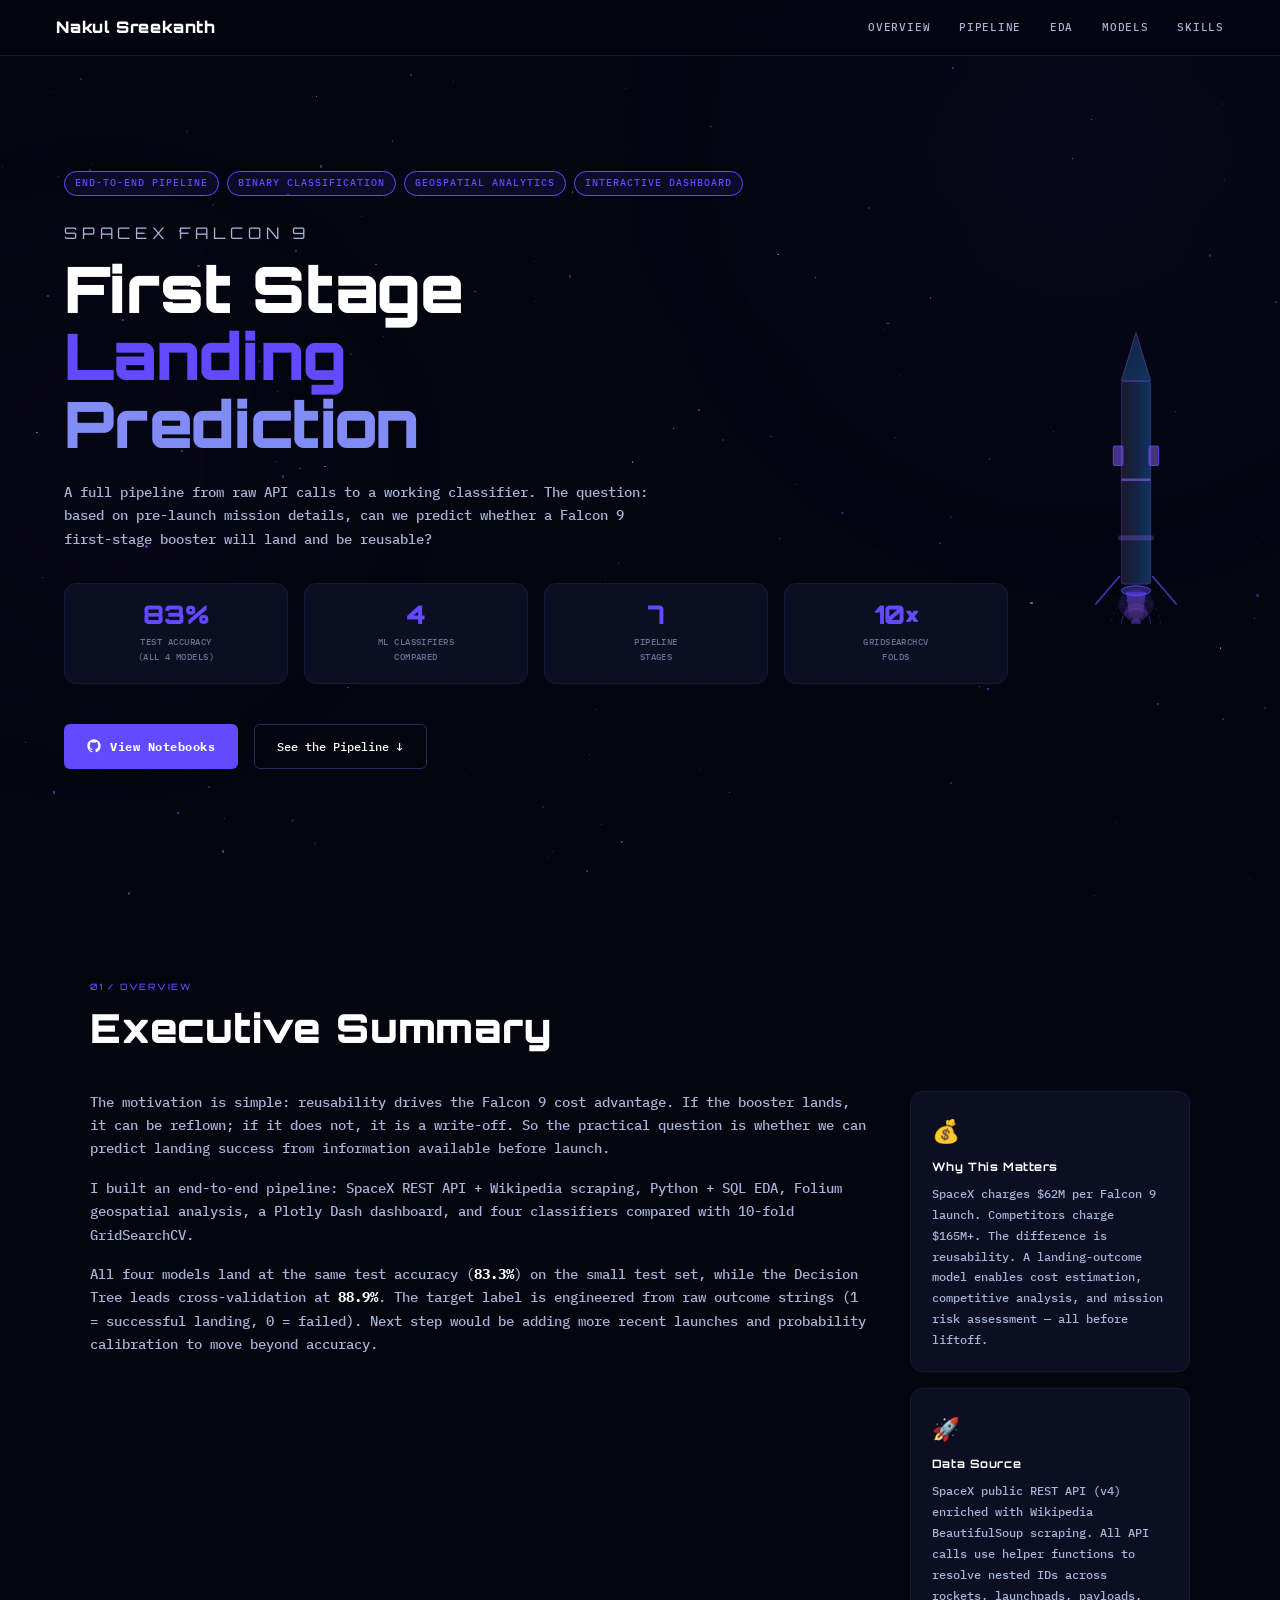
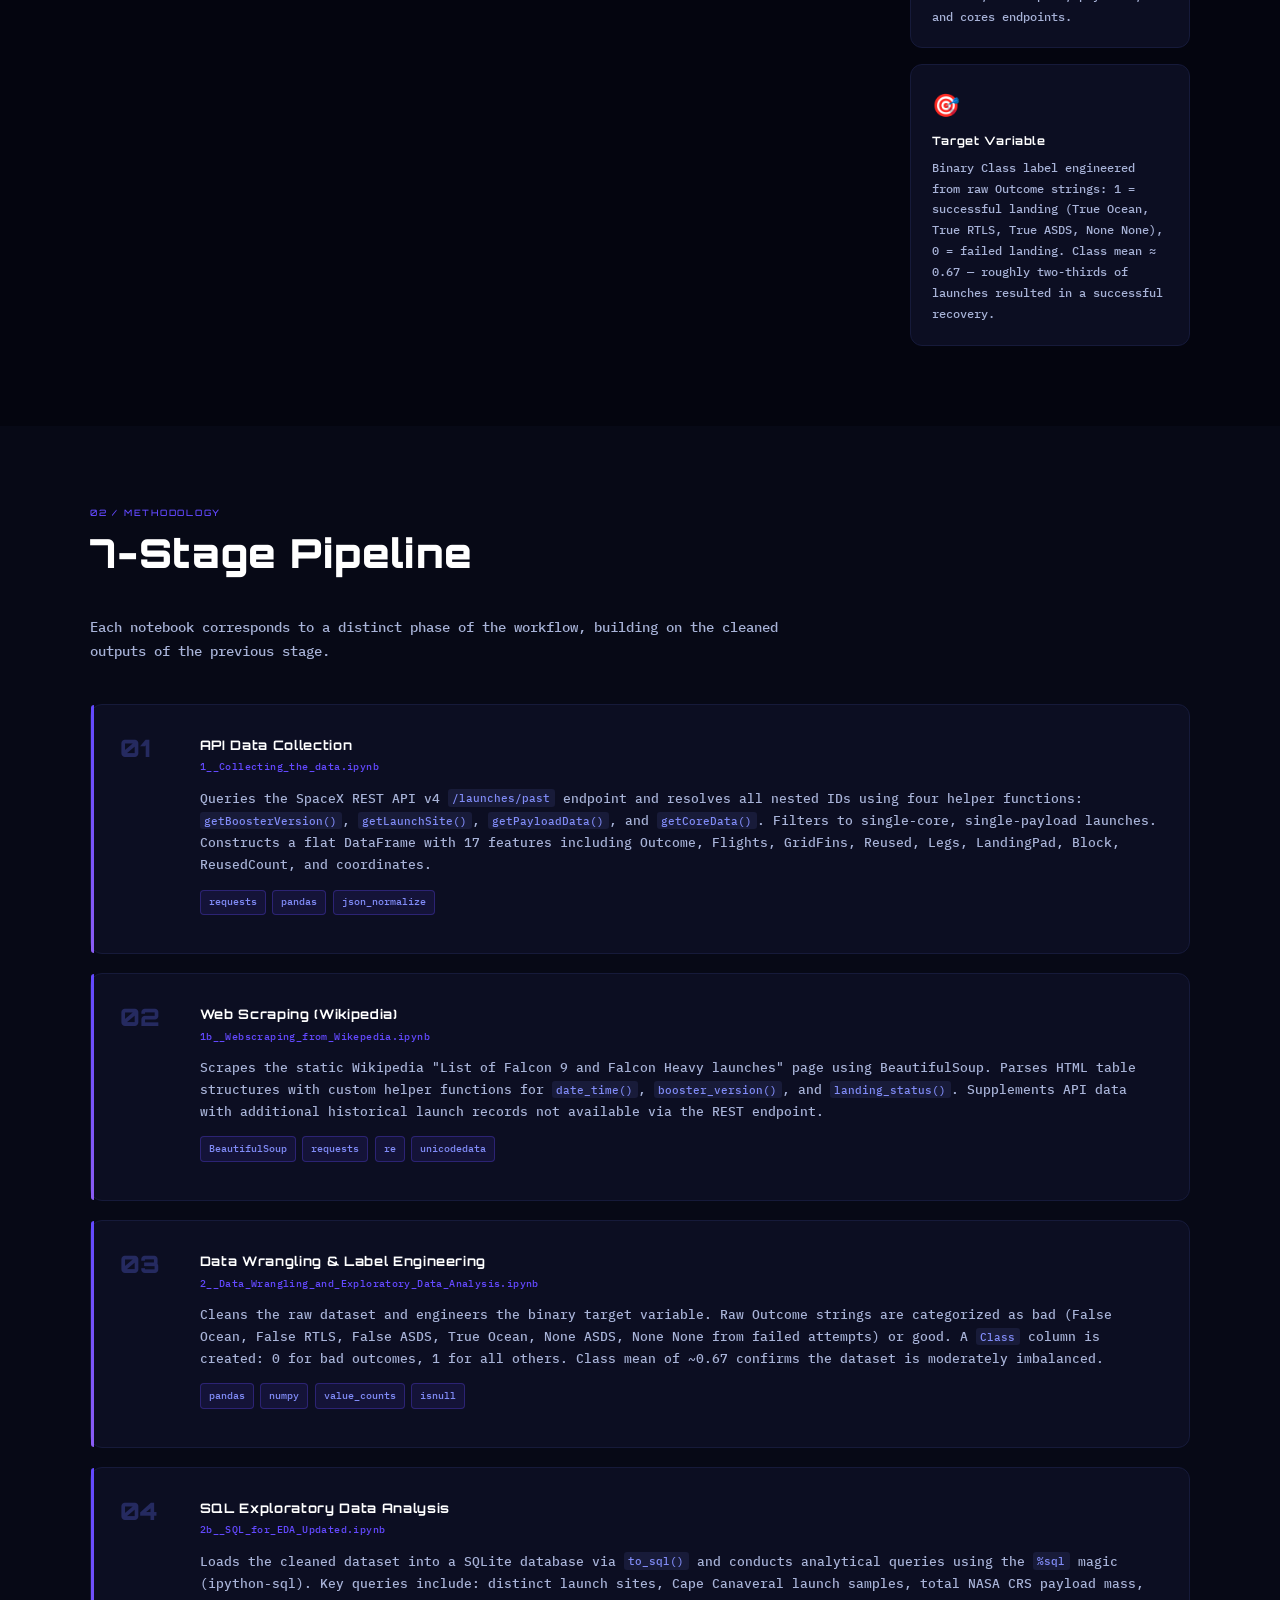
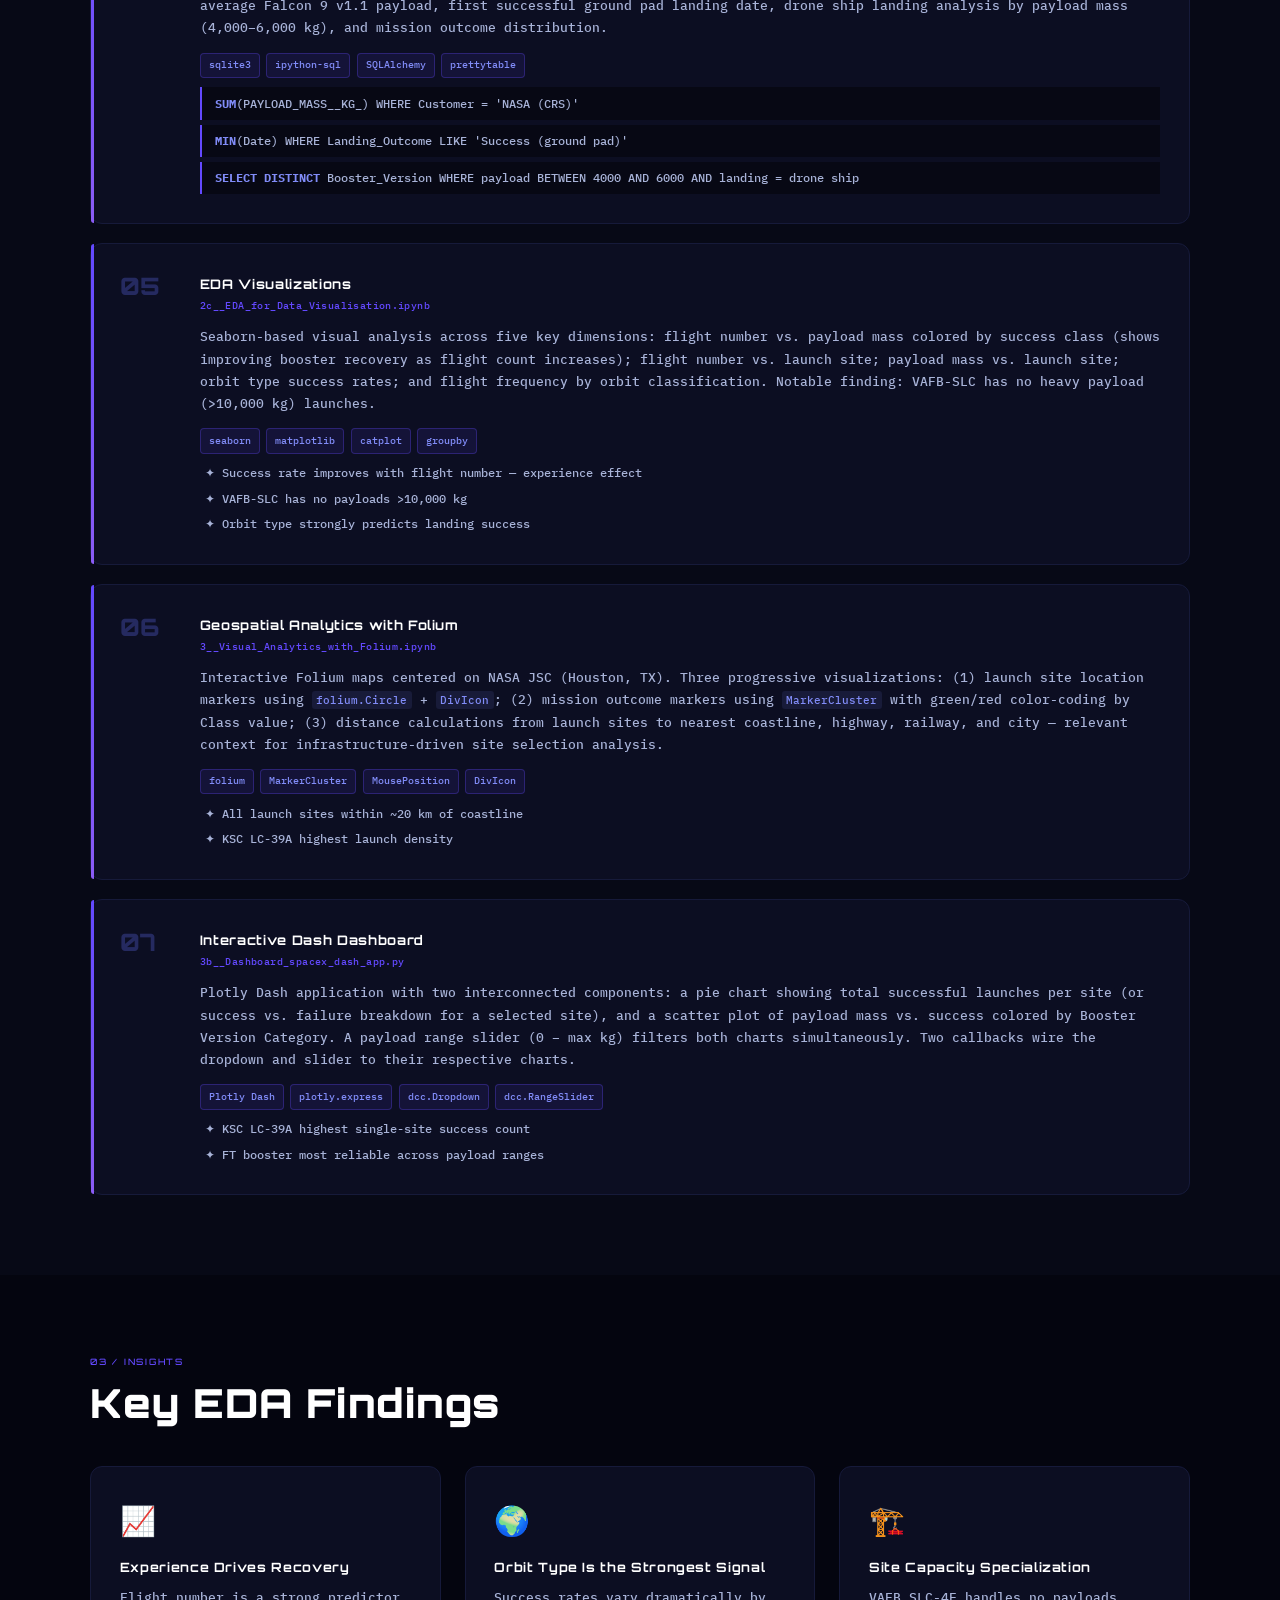
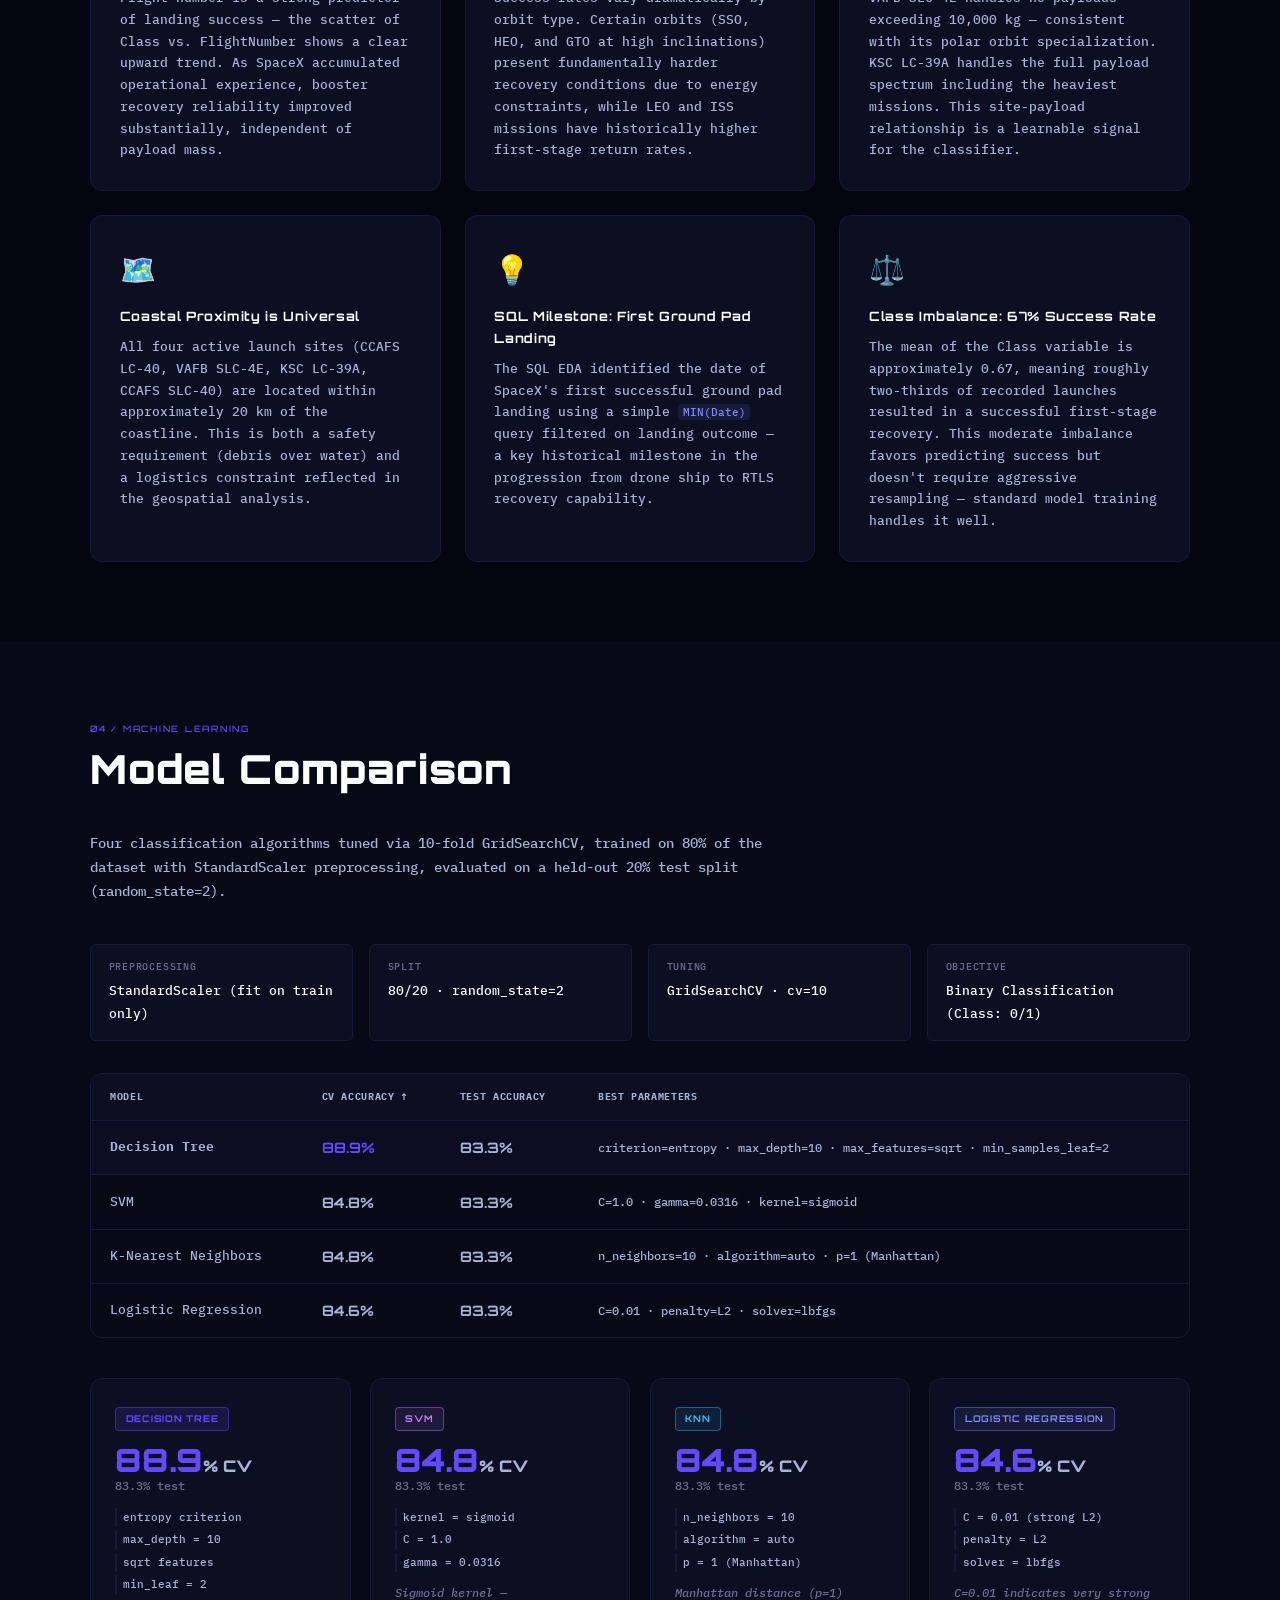
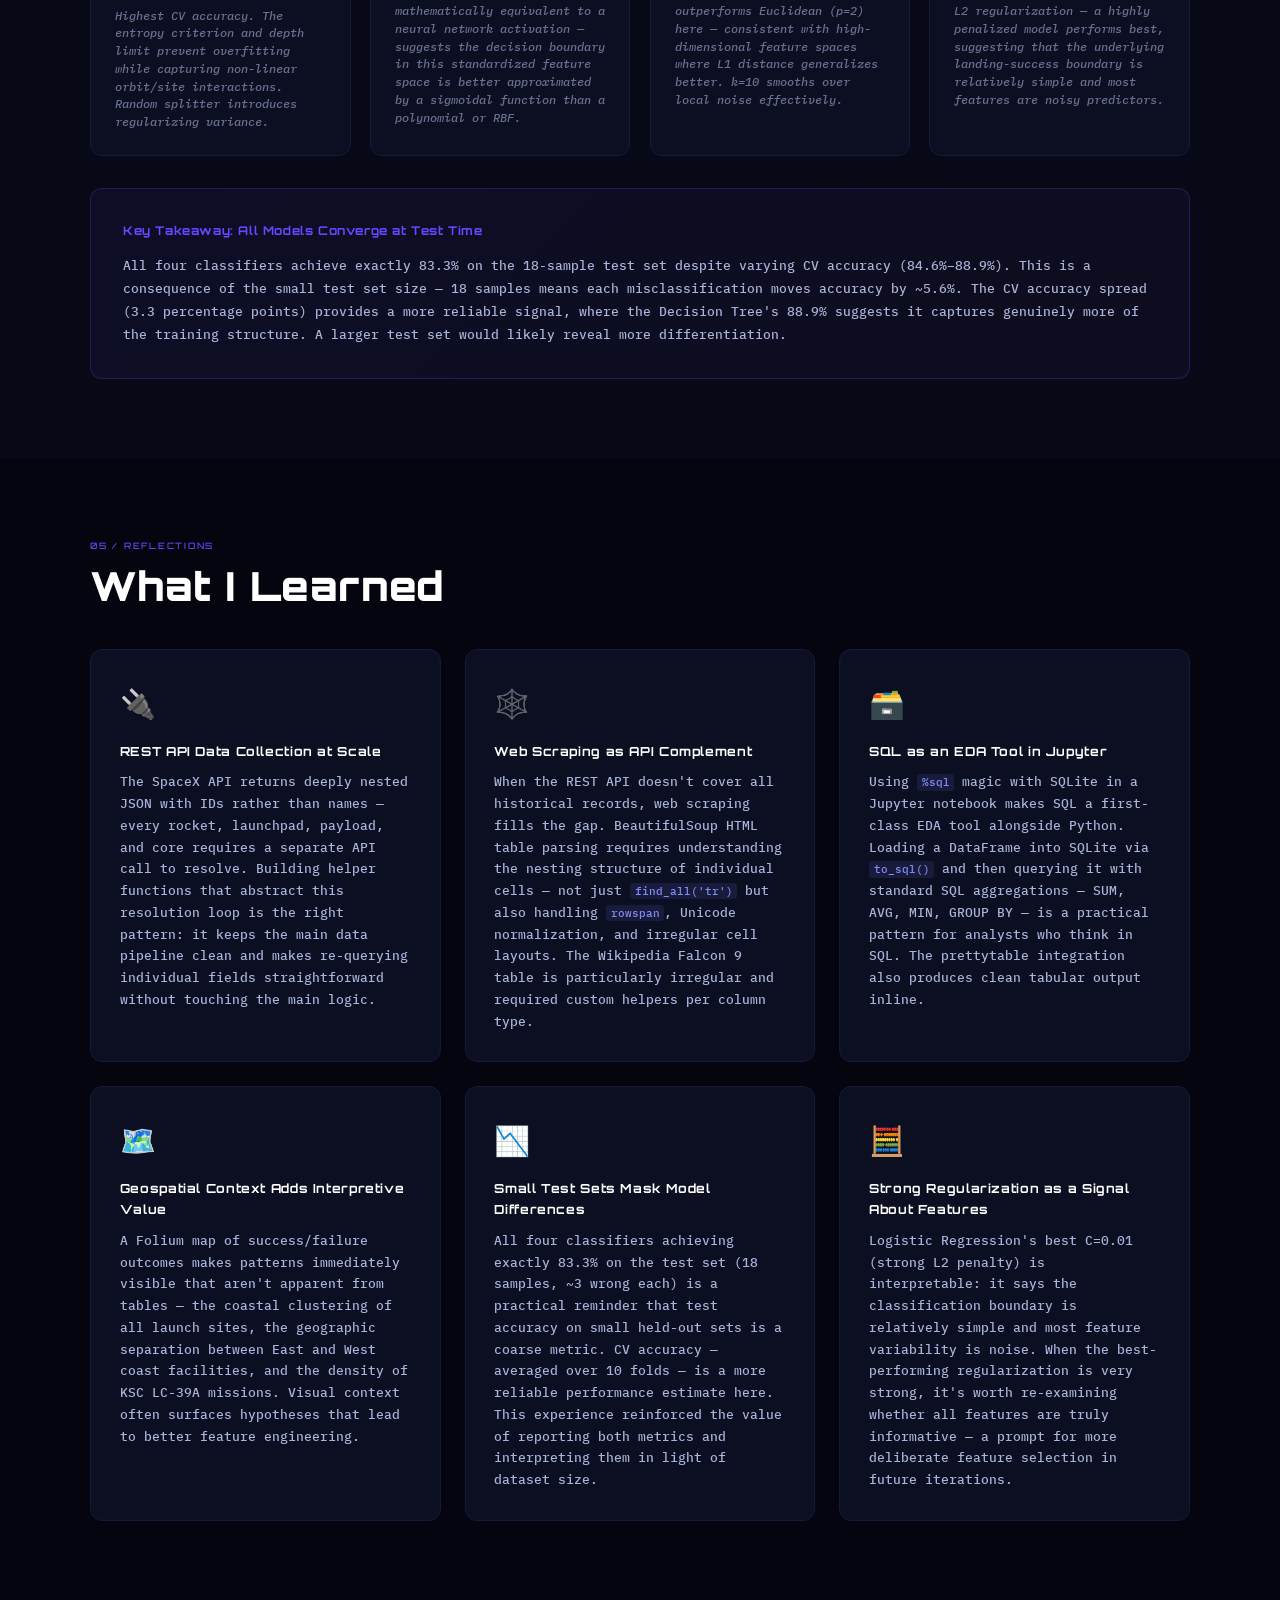
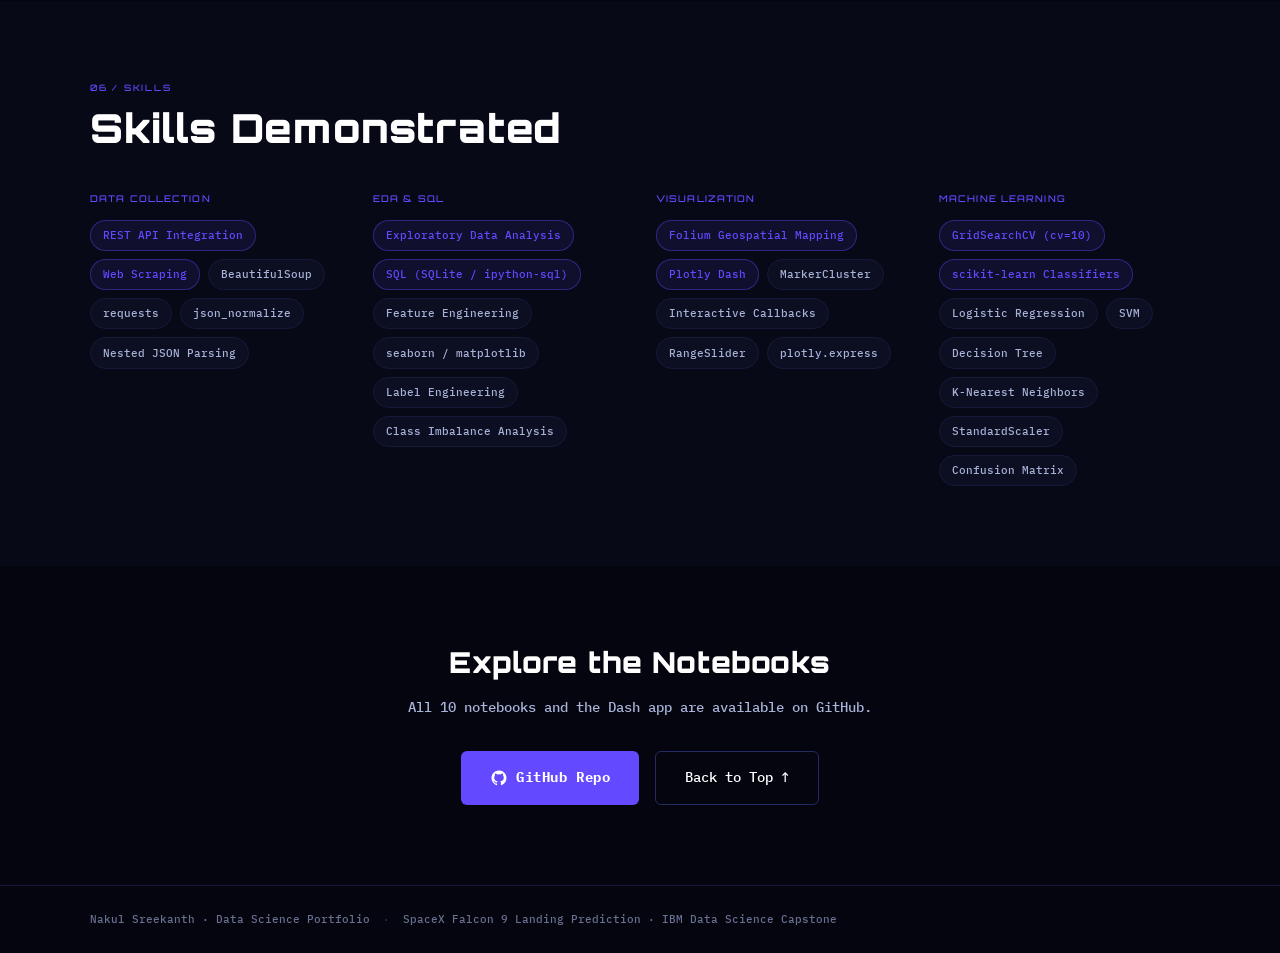
<file: spacex-landing/spacex-landing.html>
<!doctype html>
<html lang="en">
  <head>
    <!-- Google tag (gtag.js) -->
    <script
      async
      src="https://www.googletagmanager.com/gtag/js?id=G-9VL42DFD4Z"
    ></script>
    <script>
      window.dataLayer = window.dataLayer || [];
      function gtag() {
        dataLayer.push(arguments);
      }
      gtag("js", new Date());
      gtag("config", "G-9VL42DFD4Z");
    </script>
    <meta charset="UTF-8" />
    <meta name="viewport" content="width=device-width, initial-scale=1.0" />
    <meta
      name="description"
      content="End-to-end data science pipeline predicting SpaceX Falcon 9 first-stage booster landing outcomes. REST API collection, web scraping, SQL EDA, Folium geospatial mapping, Plotly Dash dashboard, and four-model machine learning comparison achieving 83.3% test accuracy."
    />
    <meta
      name="keywords"
      content="SpaceX, Falcon 9, landing prediction, machine learning, classification, scikit-learn, Folium, Plotly Dash, BeautifulSoup, REST API, data science, Python"
    />
    <meta name="author" content="Nakul Sreekanth" />
    <meta
      property="og:title"
      content="SpaceX Falcon 9 Landing Prediction | Nakul Sreekanth"
    />
    <meta
      property="og:description"
      content="End-to-end ML pipeline predicting Falcon 9 first-stage booster landings: API collection, web scraping, SQL EDA, Folium maps, Dash dashboard, 4-model GridSearchCV comparison."
    />
    <meta property="og:type" content="website" />
    <title>SpaceX Falcon 9 Landing Prediction — Nakul Sreekanth</title>
    <link rel="stylesheet" href="assets/css/spacex-landing.css" />
    <link rel="preconnect" href="https://fonts.googleapis.com" />
    <link
      href="https://fonts.googleapis.com/css2?family=Orbitron:wght@400;600;700;800;900&family=IBM+Plex+Mono:ital,wght@0,300;0,400;0,500;0,700;1,400&display=swap"
      rel="stylesheet"
    />
  </head>
  <body>
    <div class="stars" id="stars" aria-hidden="true"></div>
    <div class="grid-overlay" aria-hidden="true"></div>
    <div class="nebula n1" aria-hidden="true"></div>
    <div class="nebula n2" aria-hidden="true"></div>

    <!-- ── NAV ── -->
    <nav class="nav" role="navigation" aria-label="Page navigation">
      <a href="#" class="nav-brand">Nakul Sreekanth</a>
      <div class="nav-links">
        <a href="#overview">Overview</a>
        <a href="#pipeline">Pipeline</a>
        <a href="#eda">EDA</a>
        <a href="#ml">Models</a>
        <a href="#skills">Skills</a>
      </div>
    </nav>

    <!-- ── HERO ── -->
    <header class="hero" role="banner">
      <div class="hero-inner">
        <div class="hero-tags">
          <span class="htag">End-to-End Pipeline</span>
          <span class="htag">Binary Classification</span>
          <span class="htag">Geospatial Analytics</span>
          <span class="htag">Interactive Dashboard</span>
        </div>

        <h1 class="hero-title">
          <span class="ht-pre">SpaceX Falcon 9</span>
          <span class="ht-main">First Stage</span>
          <span class="ht-main ht-accent">Landing</span>
          <span class="ht-main ht-accent2">Prediction</span>
        </h1>

        <p class="hero-desc">
          A full pipeline from raw API calls to a working classifier. The
          question: based on pre-launch mission details, can we predict whether
          a Falcon 9 first-stage booster will land and be reusable?
        </p>

        <div class="hero-metrics">
          <div class="hm-item">
            <div class="hm-val">83.3<span class="hm-unit">%</span></div>
            <div class="hm-label">Test Accuracy<br />(all 4 models)</div>
          </div>
          <div class="hm-item">
            <div class="hm-val">4</div>
            <div class="hm-label">ML Classifiers<br />Compared</div>
          </div>
          <div class="hm-item">
            <div class="hm-val">7</div>
            <div class="hm-label">Pipeline<br />Stages</div>
          </div>
          <div class="hm-item">
            <div class="hm-val">10<span class="hm-unit">×</span></div>
            <div class="hm-label">GridSearchCV<br />Folds</div>
          </div>
        </div>

        <div class="hero-ctas">
          <a
            href="https://github.com/nakulsree/Collection-of-Labs-Data-Science-IBM"
            class="cta-primary"
            target="_blank"
            rel="noopener noreferrer"
          >
            <svg
              width="16"
              height="16"
              viewBox="0 0 24 24"
              fill="currentColor"
              aria-hidden="true"
            >
              <path
                d="M12 2C6.477 2 2 6.484 2 12.017c0 4.425 2.865 8.18 6.839 9.504.5.092.682-.217.682-.483 0-.237-.008-.868-.013-1.703-2.782.605-3.369-1.343-3.369-1.343-.454-1.158-1.11-1.466-1.11-1.466-.908-.62.069-.608.069-.608 1.003.07 1.531 1.032 1.531 1.032.892 1.53 2.341 1.088 2.91.832.092-.647.35-1.088.636-1.338-2.22-.253-4.555-1.113-4.555-4.951 0-1.093.39-1.988 1.029-2.688-.103-.253-.446-1.272.098-2.65 0 0 .84-.27 2.75 1.026A9.564 9.564 0 0112 6.844c.85.004 1.705.115 2.504.337 1.909-1.296 2.747-1.027 2.747-1.027.546 1.379.202 2.398.1 2.651.64.7 1.028 1.595 1.028 2.688 0 3.848-2.339 4.695-4.566 4.943.359.309.678.92.678 1.855 0 1.338-.012 2.419-.012 2.747 0 .268.18.58.688.482A10.019 10.019 0 0022 12.017C22 6.484 17.522 2 12 2z"
              />
            </svg>
            View Notebooks
          </a>
          <a href="#pipeline" class="cta-secondary">See the Pipeline ↓</a>
        </div>
      </div>

      <!-- Rocket schematic -->
      <div class="hero-rocket" aria-label="Falcon 9 booster landing schematic">
        <svg
          viewBox="0 0 160 380"
          xmlns="http://www.w3.org/2000/svg"
          aria-hidden="true"
        >
          <!-- Engine plume -->
          <ellipse
            cx="80"
            cy="355"
            rx="22"
            ry="18"
            fill="rgba(99,73,255,0.15)"
          />
          <ellipse
            cx="80"
            cy="365"
            rx="14"
            ry="12"
            fill="rgba(139,92,246,0.2)"
          />
          <polygon
            points="68,340 92,340 88,375 72,375"
            fill="url(#plume)"
            opacity="0.7"
          />
          <!-- Legs -->
          <line
            x1="60"
            y1="320"
            x2="30"
            y2="355"
            stroke="#6349ff"
            stroke-width="2"
            opacity="0.7"
          />
          <line
            x1="100"
            y1="320"
            x2="130"
            y2="355"
            stroke="#6349ff"
            stroke-width="2"
            opacity="0.7"
          />
          <!-- Body -->
          <rect
            x="62"
            y="80"
            width="36"
            height="250"
            rx="4"
            fill="url(#bodyGrad)"
            stroke="rgba(139,92,246,0.4)"
            stroke-width="1"
          />
          <!-- Grid fins -->
          <rect
            x="52"
            y="160"
            width="12"
            height="24"
            rx="2"
            fill="rgba(139,92,246,0.5)"
            stroke="#6349ff"
            stroke-width="1"
          />
          <rect
            x="96"
            y="160"
            width="12"
            height="24"
            rx="2"
            fill="rgba(139,92,246,0.5)"
            stroke="#6349ff"
            stroke-width="1"
          />
          <!-- Interstage -->
          <rect
            x="58"
            y="270"
            width="44"
            height="6"
            rx="1"
            fill="rgba(139,92,246,0.3)"
          />
          <!-- Nose cone -->
          <polygon
            points="80,20 62,80 98,80"
            fill="url(#noseGrad)"
            stroke="rgba(139,92,246,0.5)"
            stroke-width="1"
          />
          <!-- SpaceX stripe -->
          <rect
            x="62"
            y="200"
            width="36"
            height="3"
            fill="rgba(139,92,246,0.6)"
          />
          <!-- Engine nozzle -->
          <ellipse
            cx="80"
            cy="338"
            rx="18"
            ry="6"
            fill="rgba(99,73,255,0.4)"
            stroke="#6349ff"
            stroke-width="1"
          />
          <!-- Landing target -->
          <circle
            cx="80"
            cy="378"
            r="30"
            fill="none"
            stroke="rgba(99,73,255,0.3)"
            stroke-width="1"
            stroke-dasharray="4,4"
          />
          <circle
            cx="80"
            cy="378"
            r="18"
            fill="none"
            stroke="rgba(99,73,255,0.5)"
            stroke-width="1"
          />
          <circle cx="80" cy="378" r="6" fill="rgba(99,73,255,0.4)" />
          <defs>
            <linearGradient id="bodyGrad" x1="0%" y1="0%" x2="100%" y2="0%">
              <stop offset="0%" style="stop-color: #1a1a2e" />
              <stop offset="40%" style="stop-color: #16213e" />
              <stop offset="100%" style="stop-color: #0f3460" />
            </linearGradient>
            <linearGradient id="noseGrad" x1="0%" y1="0%" x2="100%" y2="100%">
              <stop offset="0%" style="stop-color: #16213e" />
              <stop offset="100%" style="stop-color: #0f3460" />
            </linearGradient>
            <linearGradient id="plume" x1="0%" y1="0%" x2="0%" y2="100%">
              <stop
                offset="0%"
                style="stop-color: #6349ff; stop-opacity: 0.8"
              />
              <stop
                offset="100%"
                style="stop-color: #c77dff; stop-opacity: 0"
              />
            </linearGradient>
          </defs>
        </svg>
      </div>
    </header>

    <main>
      <!-- ── OVERVIEW ── -->
      <section id="overview" class="section" aria-labelledby="overview-heading">
        <div class="section-inner">
          <div class="section-label">01 / Overview</div>
          <h2 id="overview-heading">Executive Summary</h2>
          <div class="overview-grid">
            <div class="overview-text">
              <p>
                The motivation is simple: reusability drives the Falcon 9 cost
                advantage. If the booster lands, it can be reflown; if it does
                not, it is a write-off. So the practical question is whether we
                can predict landing success from information available before
                launch.
              </p>
              <p>
                I built an end-to-end pipeline: SpaceX REST API + Wikipedia
                scraping, Python + SQL EDA, Folium geospatial analysis, a Plotly
                Dash dashboard, and four classifiers compared with 10-fold
                GridSearchCV.
              </p>
              <p>
                All four models land at the same test accuracy
                (<strong>83.3%</strong>) on the small test set, while the
                Decision Tree leads cross-validation at
                <strong>88.9%</strong>. The target label is engineered from raw
                outcome strings (1 = successful landing, 0 = failed). Next step
                would be adding more recent launches and probability calibration
                to move beyond accuracy.
              </p>
            </div>
            <div class="overview-aside">
              <div class="biz-card">
                <div class="biz-icon" aria-hidden="true">💰</div>
                <div class="biz-title">Why This Matters</div>
                <div class="biz-body">
                  SpaceX charges $62M per Falcon 9 launch. Competitors charge
                  $165M+. The difference is reusability. A landing-outcome model
                  enables cost estimation, competitive analysis, and mission
                  risk assessment — all before liftoff.
                </div>
              </div>
              <div class="biz-card">
                <div class="biz-icon" aria-hidden="true">🚀</div>
                <div class="biz-title">Data Source</div>
                <div class="biz-body">
                  SpaceX public REST API (v4) enriched with Wikipedia
                  BeautifulSoup scraping. All API calls use helper functions to
                  resolve nested IDs across rockets, launchpads, payloads, and
                  cores endpoints.
                </div>
              </div>
              <div class="biz-card">
                <div class="biz-icon" aria-hidden="true">🎯</div>
                <div class="biz-title">Target Variable</div>
                <div class="biz-body">
                  Binary Class label engineered from raw Outcome strings: 1 =
                  successful landing (True Ocean, True RTLS, True ASDS, None
                  None), 0 = failed landing. Class mean ≈ 0.67 — roughly
                  two-thirds of launches resulted in a successful recovery.
                </div>
              </div>
            </div>
          </div>
        </div>
      </section>

      <!-- ── PIPELINE ── -->
      <section
        id="pipeline"
        class="section section-alt"
        aria-labelledby="pipeline-heading"
      >
        <div class="section-inner">
          <div class="section-label">02 / Methodology</div>
          <h2 id="pipeline-heading">7-Stage Pipeline</h2>
          <p class="section-intro">
            Each notebook corresponds to a distinct phase of the workflow,
            building on the cleaned outputs of the previous stage.
          </p>

          <div class="pipeline-steps">
            <div class="ps-step">
              <div class="ps-num">01</div>
              <div class="ps-body">
                <div class="ps-title">API Data Collection</div>
                <div class="ps-notebook">1__Collecting_the_data.ipynb</div>
                <p>
                  Queries the SpaceX REST API v4
                  <code>/launches/past</code> endpoint and resolves all nested
                  IDs using four helper functions:
                  <code>getBoosterVersion()</code>,
                  <code>getLaunchSite()</code>, <code>getPayloadData()</code>,
                  and <code>getCoreData()</code>. Filters to single-core,
                  single-payload launches. Constructs a flat DataFrame with 17
                  features including Outcome, Flights, GridFins, Reused, Legs,
                  LandingPad, Block, ReusedCount, and coordinates.
                </p>
                <div class="ps-tech">
                  <span>requests</span><span>pandas</span
                  ><span>json_normalize</span>
                </div>
              </div>
            </div>

            <div class="ps-step">
              <div class="ps-num">02</div>
              <div class="ps-body">
                <div class="ps-title">Web Scraping (Wikipedia)</div>
                <div class="ps-notebook">
                  1b__Webscraping_from_Wikepedia.ipynb
                </div>
                <p>
                  Scrapes the static Wikipedia "List of Falcon 9 and Falcon
                  Heavy launches" page using BeautifulSoup. Parses HTML table
                  structures with custom helper functions for
                  <code>date_time()</code>, <code>booster_version()</code>, and
                  <code>landing_status()</code>. Supplements API data with
                  additional historical launch records not available via the
                  REST endpoint.
                </p>
                <div class="ps-tech">
                  <span>BeautifulSoup</span><span>requests</span><span>re</span
                  ><span>unicodedata</span>
                </div>
              </div>
            </div>

            <div class="ps-step">
              <div class="ps-num">03</div>
              <div class="ps-body">
                <div class="ps-title">Data Wrangling & Label Engineering</div>
                <div class="ps-notebook">
                  2__Data_Wrangling_and_Exploratory_Data_Analysis.ipynb
                </div>
                <p>
                  Cleans the raw dataset and engineers the binary target
                  variable. Raw Outcome strings are categorized as bad (False
                  Ocean, False RTLS, False ASDS, True Ocean, None ASDS, None
                  None from failed attempts) or good. A
                  <code>Class</code> column is created: 0 for bad outcomes, 1
                  for all others. Class mean of ~0.67 confirms the dataset is
                  moderately imbalanced.
                </p>
                <div class="ps-tech">
                  <span>pandas</span><span>numpy</span><span>value_counts</span
                  ><span>isnull</span>
                </div>
              </div>
            </div>

            <div class="ps-step">
              <div class="ps-num">04</div>
              <div class="ps-body">
                <div class="ps-title">SQL Exploratory Data Analysis</div>
                <div class="ps-notebook">2b__SQL_for_EDA_Updated.ipynb</div>
                <p>
                  Loads the cleaned dataset into a SQLite database via
                  <code>to_sql()</code> and conducts analytical queries using
                  the <code>%sql</code> magic (ipython-sql). Key queries
                  include: distinct launch sites, Cape Canaveral launch samples,
                  total NASA CRS payload mass, average Falcon 9 v1.1 payload,
                  first successful ground pad landing date, drone ship landing
                  analysis by payload mass (4,000–6,000 kg), and mission outcome
                  distribution.
                </p>
                <div class="ps-tech">
                  <span>sqlite3</span><span>ipython-sql</span
                  ><span>SQLAlchemy</span><span>prettytable</span>
                </div>
                <div class="ps-queries">
                  <div class="pq-item">
                    <span class="pq-kw">SUM</span>(PAYLOAD_MASS__KG_) WHERE
                    Customer = 'NASA (CRS)'
                  </div>
                  <div class="pq-item">
                    <span class="pq-kw">MIN</span>(Date) WHERE Landing_Outcome
                    LIKE 'Success (ground pad)'
                  </div>
                  <div class="pq-item">
                    <span class="pq-kw">SELECT DISTINCT</span> Booster_Version
                    WHERE payload BETWEEN 4000 AND 6000 AND landing = drone ship
                  </div>
                </div>
              </div>
            </div>

            <div class="ps-step">
              <div class="ps-num">05</div>
              <div class="ps-body">
                <div class="ps-title">EDA Visualizations</div>
                <div class="ps-notebook">
                  2c__EDA_for_Data_Visualisation.ipynb
                </div>
                <p>
                  Seaborn-based visual analysis across five key dimensions:
                  flight number vs. payload mass colored by success class (shows
                  improving booster recovery as flight count increases); flight
                  number vs. launch site; payload mass vs. launch site; orbit
                  type success rates; and flight frequency by orbit
                  classification. Notable finding: VAFB-SLC has no heavy payload
                  (>10,000 kg) launches.
                </p>
                <div class="ps-tech">
                  <span>seaborn</span><span>matplotlib</span><span>catplot</span
                  ><span>groupby</span>
                </div>
                <div class="ps-findings">
                  <div class="pf-item">
                    ✦ Success rate improves with flight number — experience
                    effect
                  </div>
                  <div class="pf-item">
                    ✦ VAFB-SLC has no payloads &gt;10,000 kg
                  </div>
                  <div class="pf-item">
                    ✦ Orbit type strongly predicts landing success
                  </div>
                </div>
              </div>
            </div>

            <div class="ps-step">
              <div class="ps-num">06</div>
              <div class="ps-body">
                <div class="ps-title">Geospatial Analytics with Folium</div>
                <div class="ps-notebook">
                  3__Visual_Analytics_with_Folium.ipynb
                </div>
                <p>
                  Interactive Folium maps centered on NASA JSC (Houston, TX).
                  Three progressive visualizations: (1) launch site location
                  markers using <code>folium.Circle</code> +
                  <code>DivIcon</code>; (2) mission outcome markers using
                  <code>MarkerCluster</code> with green/red color-coding by
                  Class value; (3) distance calculations from launch sites to
                  nearest coastline, highway, railway, and city — relevant
                  context for infrastructure-driven site selection analysis.
                </p>
                <div class="ps-tech">
                  <span>folium</span><span>MarkerCluster</span
                  ><span>MousePosition</span><span>DivIcon</span>
                </div>
                <div class="ps-findings">
                  <div class="pf-item">
                    ✦ All launch sites within ~20 km of coastline
                  </div>
                  <div class="pf-item">✦ KSC LC-39A highest launch density</div>
                </div>
              </div>
            </div>

            <div class="ps-step">
              <div class="ps-num">07</div>
              <div class="ps-body">
                <div class="ps-title">Interactive Dash Dashboard</div>
                <div class="ps-notebook">3b__Dashboard_spacex_dash_app.py</div>
                <p>
                  Plotly Dash application with two interconnected components: a
                  pie chart showing total successful launches per site (or
                  success vs. failure breakdown for a selected site), and a
                  scatter plot of payload mass vs. success colored by Booster
                  Version Category. A payload range slider (0 – max kg) filters
                  both charts simultaneously. Two callbacks wire the dropdown
                  and slider to their respective charts.
                </p>
                <div class="ps-tech">
                  <span>Plotly Dash</span><span>plotly.express</span
                  ><span>dcc.Dropdown</span><span>dcc.RangeSlider</span>
                </div>
                <div class="ps-findings">
                  <div class="pf-item">
                    ✦ KSC LC-39A highest single-site success count
                  </div>
                  <div class="pf-item">
                    ✦ FT booster most reliable across payload ranges
                  </div>
                </div>
              </div>
            </div>
          </div>
        </div>
      </section>

      <!-- ── EDA HIGHLIGHTS ── -->
      <section id="eda" class="section" aria-labelledby="eda-heading">
        <div class="section-inner">
          <div class="section-label">03 / Insights</div>
          <h2 id="eda-heading">Key EDA Findings</h2>

          <div class="eda-grid">
            <div class="eda-card">
              <div class="eda-icon" aria-hidden="true">📈</div>
              <h3>Experience Drives Recovery</h3>
              <p>
                Flight number is a strong predictor of landing success — the
                scatter of Class vs. FlightNumber shows a clear upward trend. As
                SpaceX accumulated operational experience, booster recovery
                reliability improved substantially, independent of payload mass.
              </p>
            </div>
            <div class="eda-card">
              <div class="eda-icon" aria-hidden="true">🌍</div>
              <h3>Orbit Type Is the Strongest Signal</h3>
              <p>
                Success rates vary dramatically by orbit type. Certain orbits
                (SSO, HEO, and GTO at high inclinations) present fundamentally
                harder recovery conditions due to energy constraints, while LEO
                and ISS missions have historically higher first-stage return
                rates.
              </p>
            </div>
            <div class="eda-card">
              <div class="eda-icon" aria-hidden="true">🏗️</div>
              <h3>Site Capacity Specialization</h3>
              <p>
                VAFB SLC-4E handles no payloads exceeding 10,000 kg — consistent
                with its polar orbit specialization. KSC LC-39A handles the full
                payload spectrum including the heaviest missions. This
                site-payload relationship is a learnable signal for the
                classifier.
              </p>
            </div>
            <div class="eda-card">
              <div class="eda-icon" aria-hidden="true">🗺️</div>
              <h3>Coastal Proximity is Universal</h3>
              <p>
                All four active launch sites (CCAFS LC-40, VAFB SLC-4E, KSC
                LC-39A, CCAFS SLC-40) are located within approximately 20 km of
                the coastline. This is both a safety requirement (debris over
                water) and a logistics constraint reflected in the geospatial
                analysis.
              </p>
            </div>
            <div class="eda-card">
              <div class="eda-icon" aria-hidden="true">💡</div>
              <h3>SQL Milestone: First Ground Pad Landing</h3>
              <p>
                The SQL EDA identified the date of SpaceX's first successful
                ground pad landing using a simple <code>MIN(Date)</code> query
                filtered on landing outcome — a key historical milestone in the
                progression from drone ship to RTLS recovery capability.
              </p>
            </div>
            <div class="eda-card">
              <div class="eda-icon" aria-hidden="true">⚖️</div>
              <h3>Class Imbalance: 67% Success Rate</h3>
              <p>
                The mean of the Class variable is approximately 0.67, meaning
                roughly two-thirds of recorded launches resulted in a successful
                first-stage recovery. This moderate imbalance favors predicting
                success but doesn't require aggressive resampling — standard
                model training handles it well.
              </p>
            </div>
          </div>
        </div>
      </section>

      <!-- ── ML RESULTS ── -->
      <section id="ml" class="section section-alt" aria-labelledby="ml-heading">
        <div class="section-inner">
          <div class="section-label">04 / Machine Learning</div>
          <h2 id="ml-heading">Model Comparison</h2>
          <p class="section-intro">
            Four classification algorithms tuned via 10-fold GridSearchCV,
            trained on 80% of the dataset with StandardScaler preprocessing,
            evaluated on a held-out 20% test split (random_state=2).
          </p>

          <div class="ml-setup">
            <div class="ml-setup-item">
              <div class="mls-label">Preprocessing</div>
              <div class="mls-val">StandardScaler (fit on train only)</div>
            </div>
            <div class="ml-setup-item">
              <div class="mls-label">Split</div>
              <div class="mls-val">80/20 · random_state=2</div>
            </div>
            <div class="ml-setup-item">
              <div class="mls-label">Tuning</div>
              <div class="mls-val">GridSearchCV · cv=10</div>
            </div>
            <div class="ml-setup-item">
              <div class="mls-label">Objective</div>
              <div class="mls-val">Binary Classification (Class: 0/1)</div>
            </div>
          </div>

          <!-- Results table -->
          <div class="ml-table-wrap">
            <table
              class="ml-table"
              aria-label="Machine learning model comparison results"
            >
              <thead>
                <tr>
                  <th scope="col">Model</th>
                  <th scope="col">CV Accuracy ↑</th>
                  <th scope="col">Test Accuracy</th>
                  <th scope="col">Best Parameters</th>
                </tr>
              </thead>
              <tbody>
                <tr class="row-winner">
                  <td><strong>Decision Tree</strong></td>
                  <td class="acc-val acc-high">88.9%</td>
                  <td class="acc-val">83.3%</td>
                  <td class="params">
                    criterion=entropy · max_depth=10 · max_features=sqrt ·
                    min_samples_leaf=2
                  </td>
                </tr>
                <tr>
                  <td>SVM</td>
                  <td class="acc-val">84.8%</td>
                  <td class="acc-val">83.3%</td>
                  <td class="params">C=1.0 · gamma=0.0316 · kernel=sigmoid</td>
                </tr>
                <tr>
                  <td>K-Nearest Neighbors</td>
                  <td class="acc-val">84.8%</td>
                  <td class="acc-val">83.3%</td>
                  <td class="params">
                    n_neighbors=10 · algorithm=auto · p=1 (Manhattan)
                  </td>
                </tr>
                <tr>
                  <td>Logistic Regression</td>
                  <td class="acc-val">84.6%</td>
                  <td class="acc-val">83.3%</td>
                  <td class="params">C=0.01 · penalty=L2 · solver=lbfgs</td>
                </tr>
              </tbody>
            </table>
          </div>

          <!-- Model detail cards -->
          <div class="model-cards">
            <div class="mc">
              <div class="mc-badge mc-dt">Decision Tree</div>
              <div class="mc-cv">88.9<span>% CV</span></div>
              <div class="mc-test">83.3% test</div>
              <div class="mc-params">
                <div>entropy criterion</div>
                <div>max_depth = 10</div>
                <div>sqrt features</div>
                <div>min_leaf = 2</div>
              </div>
              <div class="mc-note">
                Highest CV accuracy. The entropy criterion and depth limit
                prevent overfitting while capturing non-linear orbit/site
                interactions. Random splitter introduces regularizing variance.
              </div>
            </div>

            <div class="mc">
              <div class="mc-badge mc-svm">SVM</div>
              <div class="mc-cv">84.8<span>% CV</span></div>
              <div class="mc-test">83.3% test</div>
              <div class="mc-params">
                <div>kernel = sigmoid</div>
                <div>C = 1.0</div>
                <div>gamma = 0.0316</div>
              </div>
              <div class="mc-note">
                Sigmoid kernel — mathematically equivalent to a neural network
                activation — suggests the decision boundary in this standardized
                feature space is better approximated by a sigmoidal function
                than a polynomial or RBF.
              </div>
            </div>

            <div class="mc">
              <div class="mc-badge mc-knn">KNN</div>
              <div class="mc-cv">84.8<span>% CV</span></div>
              <div class="mc-test">83.3% test</div>
              <div class="mc-params">
                <div>n_neighbors = 10</div>
                <div>algorithm = auto</div>
                <div>p = 1 (Manhattan)</div>
              </div>
              <div class="mc-note">
                Manhattan distance (p=1) outperforms Euclidean (p=2) here —
                consistent with high-dimensional feature spaces where L1
                distance generalizes better. k=10 smooths over local noise
                effectively.
              </div>
            </div>

            <div class="mc">
              <div class="mc-badge mc-lr">Logistic Regression</div>
              <div class="mc-cv">84.6<span>% CV</span></div>
              <div class="mc-test">83.3% test</div>
              <div class="mc-params">
                <div>C = 0.01 (strong L2)</div>
                <div>penalty = L2</div>
                <div>solver = lbfgs</div>
              </div>
              <div class="mc-note">
                C=0.01 indicates very strong L2 regularization — a highly
                penalized model performs best, suggesting that the underlying
                landing-success boundary is relatively simple and most features
                are noisy predictors.
              </div>
            </div>
          </div>

          <div class="ml-insight">
            <div class="ml-insight-title">
              Key Takeaway: All Models Converge at Test Time
            </div>
            <p>
              All four classifiers achieve exactly 83.3% on the 18-sample test
              set despite varying CV accuracy (84.6%–88.9%). This is a
              consequence of the small test set size — 18 samples means each
              misclassification moves accuracy by ~5.6%. The CV accuracy spread
              (3.3 percentage points) provides a more reliable signal, where the
              Decision Tree's 88.9% suggests it captures genuinely more of the
              training structure. A larger test set would likely reveal more
              differentiation.
            </p>
          </div>
        </div>
      </section>

      <!-- ── WHAT I LEARNED ── -->
      <section id="learned" class="section" aria-labelledby="learned-heading">
        <div class="section-inner">
          <div class="section-label">05 / Reflections</div>
          <h2 id="learned-heading">What I Learned</h2>
          <div class="learned-grid">
            <div class="lc">
              <div class="lc-icon">🔌</div>
              <h3>REST API Data Collection at Scale</h3>
              <p>
                The SpaceX API returns deeply nested JSON with IDs rather than
                names — every rocket, launchpad, payload, and core requires a
                separate API call to resolve. Building helper functions that
                abstract this resolution loop is the right pattern: it keeps the
                main data pipeline clean and makes re-querying individual fields
                straightforward without touching the main logic.
              </p>
            </div>

            <div class="lc">
              <div class="lc-icon">🕸️</div>
              <h3>Web Scraping as API Complement</h3>
              <p>
                When the REST API doesn't cover all historical records, web
                scraping fills the gap. BeautifulSoup HTML table parsing
                requires understanding the nesting structure of individual cells
                — not just <code>find_all('tr')</code> but also handling
                <code>rowspan</code>, Unicode normalization, and irregular cell
                layouts. The Wikipedia Falcon 9 table is particularly irregular
                and required custom helpers per column type.
              </p>
            </div>

            <div class="lc">
              <div class="lc-icon">🗃️</div>
              <h3>SQL as an EDA Tool in Jupyter</h3>
              <p>
                Using <code>%sql</code> magic with SQLite in a Jupyter notebook
                makes SQL a first-class EDA tool alongside Python. Loading a
                DataFrame into SQLite via <code>to_sql()</code> and then
                querying it with standard SQL aggregations — SUM, AVG, MIN,
                GROUP BY — is a practical pattern for analysts who think in SQL.
                The prettytable integration also produces clean tabular output
                inline.
              </p>
            </div>

            <div class="lc">
              <div class="lc-icon">🗺️</div>
              <h3>Geospatial Context Adds Interpretive Value</h3>
              <p>
                A Folium map of success/failure outcomes makes patterns
                immediately visible that aren't apparent from tables — the
                coastal clustering of all launch sites, the geographic
                separation between East and West coast facilities, and the
                density of KSC LC-39A missions. Visual context often surfaces
                hypotheses that lead to better feature engineering.
              </p>
            </div>

            <div class="lc">
              <div class="lc-icon">📉</div>
              <h3>Small Test Sets Mask Model Differences</h3>
              <p>
                All four classifiers achieving exactly 83.3% on the test set (18
                samples, ~3 wrong each) is a practical reminder that test
                accuracy on small held-out sets is a coarse metric. CV accuracy
                — averaged over 10 folds — is a more reliable performance
                estimate here. This experience reinforced the value of reporting
                both metrics and interpreting them in light of dataset size.
              </p>
            </div>

            <div class="lc">
              <div class="lc-icon">🧮</div>
              <h3>Strong Regularization as a Signal About Features</h3>
              <p>
                Logistic Regression's best C=0.01 (strong L2 penalty) is
                interpretable: it says the classification boundary is relatively
                simple and most feature variability is noise. When the
                best-performing regularization is very strong, it's worth
                re-examining whether all features are truly informative — a
                prompt for more deliberate feature selection in future
                iterations.
              </p>
            </div>
          </div>
        </div>
      </section>

      <!-- ── SKILLS ── -->
      <section
        id="skills"
        class="section section-alt"
        aria-labelledby="skills-heading"
      >
        <div class="section-inner">
          <div class="section-label">06 / Skills</div>
          <h2 id="skills-heading">Skills Demonstrated</h2>
          <div class="skills-layout">
            <div class="sg">
              <div class="sg-head">Data Collection</div>
              <div class="sg-tags">
                <span class="stag stag-p">REST API Integration</span>
                <span class="stag stag-p">Web Scraping</span>
                <span class="stag stag-s">BeautifulSoup</span>
                <span class="stag stag-s">requests</span>
                <span class="stag stag-s">json_normalize</span>
                <span class="stag stag-s">Nested JSON Parsing</span>
              </div>
            </div>
            <div class="sg">
              <div class="sg-head">EDA & SQL</div>
              <div class="sg-tags">
                <span class="stag stag-p">Exploratory Data Analysis</span>
                <span class="stag stag-p">SQL (SQLite / ipython-sql)</span>
                <span class="stag stag-s">Feature Engineering</span>
                <span class="stag stag-s">seaborn / matplotlib</span>
                <span class="stag stag-s">Label Engineering</span>
                <span class="stag stag-s">Class Imbalance Analysis</span>
              </div>
            </div>
            <div class="sg">
              <div class="sg-head">Visualization</div>
              <div class="sg-tags">
                <span class="stag stag-p">Folium Geospatial Mapping</span>
                <span class="stag stag-p">Plotly Dash</span>
                <span class="stag stag-s">MarkerCluster</span>
                <span class="stag stag-s">Interactive Callbacks</span>
                <span class="stag stag-s">RangeSlider</span>
                <span class="stag stag-s">plotly.express</span>
              </div>
            </div>
            <div class="sg">
              <div class="sg-head">Machine Learning</div>
              <div class="sg-tags">
                <span class="stag stag-p">GridSearchCV (cv=10)</span>
                <span class="stag stag-p">scikit-learn Classifiers</span>
                <span class="stag stag-s">Logistic Regression</span>
                <span class="stag stag-s">SVM</span>
                <span class="stag stag-s">Decision Tree</span>
                <span class="stag stag-s">K-Nearest Neighbors</span>
                <span class="stag stag-s">StandardScaler</span>
                <span class="stag stag-s">Confusion Matrix</span>
              </div>
            </div>
          </div>
        </div>
      </section>

      <!-- ── CTA ── -->
      <section class="section cta-section" aria-labelledby="cta-heading">
        <div class="section-inner cta-inner">
          <h2 id="cta-heading">Explore the Notebooks</h2>
          <p>All 10 notebooks and the Dash app are available on GitHub.</p>
          <div class="cta-buttons">
            <a
              href="https://github.com/nakulsree/Portofolio"
              class="cta-primary cta-lg"
              target="_blank"
              rel="noopener noreferrer"
            >
              <svg
                width="18"
                height="18"
                viewBox="0 0 24 24"
                fill="currentColor"
                aria-hidden="true"
              >
                <path
                  d="M12 2C6.477 2 2 6.484 2 12.017c0 4.425 2.865 8.18 6.839 9.504.5.092.682-.217.682-.483 0-.237-.008-.868-.013-1.703-2.782.605-3.369-1.343-3.369-1.343-.454-1.158-1.11-1.466-1.11-1.466-.908-.62.069-.608.069-.608 1.003.07 1.531 1.032 1.531 1.032.892 1.53 2.341 1.088 2.91.832.092-.647.35-1.088.636-1.338-2.22-.253-4.555-1.113-4.555-4.951 0-1.093.39-1.988 1.029-2.688-.103-.253-.446-1.272.098-2.65 0 0 .84-.27 2.75 1.026A9.564 9.564 0 0112 6.844c.85.004 1.705.115 2.504.337 1.909-1.296 2.747-1.027 2.747-1.027.546 1.379.202 2.398.1 2.651.64.7 1.028 1.595 1.028 2.688 0 3.848-2.339 4.695-4.566 4.943.359.309.678.92.678 1.855 0 1.338-.012 2.419-.012 2.747 0 .268.18.58.688.482A10.019 10.019 0 0022 12.017C22 6.484 17.522 2 12 2z"
                />
              </svg>
              GitHub Repo
            </a>
            <a href="#overview" class="cta-secondary cta-lg">Back to Top ↑</a>
          </div>
        </div>
      </section>
    </main>

    <footer class="footer" role="contentinfo">
      <div class="footer-inner">
        <span>Nakul Sreekanth · Data Science Portfolio</span>
        <span class="fsep">·</span>
        <span
          >SpaceX Falcon 9 Landing Prediction · IBM Data Science Capstone</span
        >
      </div>
    </footer>

    <script src="assets/js/spacex-landing.js"></script>
  </body>
</html>
</file>
<file: assets/css/index.css>
/* ============================================================
   Portfolio Index — CSS
   Dark command-center aesthetic · Manrope + JetBrains Mono
   Each project card uses its own accent color as a border glow
   ============================================================ */

:root {
  --bg: #07090f;
  --bg-2: #0b0e18;
  --bg-card: #0f1220;
  --bg-panel: #131728;
  --border: #1a2035;
  --border-2: #252e4a;

  --text: #ffffff;
  --text-2: #c5d3e8;
  --text-3: #7a8a9f;

  /* Project accent colors */
  --c-outage: #00d4ff;
  --c-ev: #ff7c3a;
  --c-scm: #2ecc71;
  --c-spacex: #6349ff;
  --c-bella: #e8916a;
  --c-cs229: #c4933f;

  --font-head: "Manrope", system-ui, sans-serif;
  --font-mono: "JetBrains Mono", monospace;

  --r: 8px;
  --rl: 14px;
  --rx: 20px;
  --t: 0.22s ease;
}

*,
*::before,
*::after {
  box-sizing: border-box;
  margin: 0;
  padding: 0;
}
html {
  scroll-behavior: smooth;
  font-size: 16px;
}
body {
  background: var(--bg);
  color: var(--text);
  font-family: var(--font-head);
  font-weight: 500;
  line-height: 1.65;
  overflow-x: hidden;
}
em {
  font-style: italic;
  color: var(--text);
}

/* ── Background ── */
.bg-grid {
  position: fixed;
  inset: 0;
  z-index: 0;
  pointer-events: none;
  background-image:
    linear-gradient(rgba(100, 120, 255, 0.025) 1px, transparent 1px),
    linear-gradient(90deg, rgba(100, 120, 255, 0.025) 1px, transparent 1px);
  background-size: 56px 56px;
}
.bg-glow {
  position: fixed;
  border-radius: 50%;
  pointer-events: none;
  z-index: 0;
  filter: blur(120px);
}
.g1 {
  width: 800px;
  height: 800px;
  top: -300px;
  right: -200px;
  background: radial-gradient(circle, rgba(99, 73, 255, 0.06), transparent 70%);
}
.g2 {
  width: 600px;
  height: 600px;
  bottom: 10%;
  left: -150px;
  background: radial-gradient(circle, rgba(0, 212, 255, 0.04), transparent 70%);
}

/* ── Nav ── */
.nav {
  position: fixed;
  top: 0;
  left: 0;
  right: 0;
  z-index: 100;
  display: flex;
  align-items: center;
  justify-content: space-between;
  padding: 0 clamp(1.5rem, 5vw, 4rem);
  height: 60px;
  background: rgba(7, 9, 15, 0.88);
  backdrop-filter: blur(16px);
  border-bottom: 1px solid var(--border);
}
.nav-logo {
  font-family: var(--font-head);
  font-weight: 800;
  font-size: 1.2rem;
  color: var(--text);
  text-decoration: none;
  letter-spacing: -0.02em;
}
.logo-dot {
  color: #7c6cff;
}
.nav-links {
  display: flex;
  gap: 2rem;
}
.nav-links a {
  font-size: 0.78rem;
  font-weight: 500;
  letter-spacing: 0.04em;
  color: var(--text-2);
  text-decoration: none;
  transition: color var(--t);
}
.nav-links a:hover,
.nav-links a.active {
  color: var(--text);
}
.nav-actions {
  display: flex;
  align-items: center;
  gap: 1rem;
}
.nav-gh {
  display: inline-flex;
  align-items: center;
  gap: 0.4rem;
  font-family: var(--font-mono);
  font-size: 0.72rem;
  color: var(--text-2);
  text-decoration: none;
  transition: color var(--t);
}
.nav-gh:hover {
  color: var(--text);
}
.nav-cta {
  display: inline-flex;
  align-items: center;
  padding: 0.4rem 1rem;
  background: transparent;
  color: var(--text);
  border: 1px solid var(--border-2);
  font-size: 0.75rem;
  font-weight: 600;
  text-decoration: none;
  border-radius: var(--r);
  transition: all var(--t);
}
.nav-cta:hover {
  border-color: #7c6cff;
  color: #a899ff;
}

/* ── Hero ── */
.hero {
  position: relative;
  z-index: 1;
  min-height: 100vh;
  display: flex;
  align-items: center;
  justify-content: center;
  padding: 100px clamp(1.5rem, 8vw, 6rem) 60px;
}
.hero-inner {
  max-width: 780px;
  text-align: center;
}

.hero-tag-row {
  display: flex;
  justify-content: center;
  flex-wrap: wrap;
  gap: 0.5rem;
  margin-bottom: 2.5rem;
}
.hero-tag {
  font-family: var(--font-mono);
  font-size: 0.65rem;
  letter-spacing: 0.1em;
  text-transform: uppercase;
  color: var(--text-2);
  border: 1px solid var(--border-2);
  padding: 0.22rem 0.7rem;
  border-radius: 999px;
  background: var(--bg-card);
}

.hero-name {
  font-family: var(--font-head);
  font-weight: 800;
  font-size: clamp(3rem, 8vw, 6.5rem);
  line-height: 1;
  letter-spacing: -0.03em;
  margin-bottom: 1.5rem;
  animation: heroUp 0.8s 0.1s both;
}
.name-first {
  color: var(--text);
  display: block;
}
.name-last {
  color: #7c6cff;
  display: block;
}

.hero-tagline {
  font-size: clamp(1.1rem, 2.2vw, 1.4rem);
  font-weight: 400;
  color: var(--text-2);
  line-height: 1.7;
  margin-bottom: 3rem;
  animation: heroUp 0.8s 0.25s both;
}
.hero-tagline em {
  color: var(--text);
  font-style: normal;
  font-weight: 600;
}
.br-lg {
  display: none;
}
@media (min-width: 700px) {
  .br-lg {
    display: block;
  }
}

@keyframes heroUp {
  from {
    opacity: 0;
    transform: translateY(24px);
  }
  to {
    opacity: 1;
    transform: translateY(0);
  }
}

.hero-highlights {
  display: flex;
  justify-content: center;
  align-items: center;
  gap: 2rem;
  flex-wrap: wrap;
  margin-bottom: 3rem;
  animation: heroUp 0.8s 0.4s both;
}
.hh-item {
  text-align: center;
}
.hh-val {
  font-family: var(--font-head);
  font-size: 2.3rem;
  font-weight: 800;
  color: #7c6cff;
  line-height: 1;
}
.hh-val[data-suffix="+"]::after {
  content: "+";
  font-family: var(--font-mono);
  font-weight: 600;
}
.hh-label {
  font-family: var(--font-mono);
  font-size: 0.72rem;
  text-transform: uppercase;
  letter-spacing: 0.05em;
  color: var(--text-3);
  margin-top: 0.3rem;
}
.hh-div {
  width: 1px;
  height: 40px;
  background: var(--border-2);
  flex-shrink: 0;
}

.hero-ctas {
  display: flex;
  justify-content: center;
  gap: 1rem;
  flex-wrap: wrap;
  animation: heroUp 0.8s 0.55s both;
}
.btn-primary {
  display: inline-flex;
  align-items: center;
  gap: 0.5rem;
  padding: 0.82rem 1.8rem;
  background: #7c6cff;
  color: #fff;
  font-family: var(--font-head);
  font-size: 0.88rem;
  font-weight: 700;
  text-decoration: none;
  border-radius: var(--r);
  transition: all var(--t);
  letter-spacing: 0.01em;
}
.btn-primary:hover {
  background: #9988ff;
  box-shadow: 0 0 28px rgba(124, 108, 255, 0.35);
}
.btn-secondary {
  display: inline-flex;
  align-items: center;
  gap: 0.5rem;
  padding: 0.82rem 1.6rem;
  background: transparent;
  color: var(--text);
  border: 1px solid var(--border-2);
  font-family: var(--font-head);
  font-size: 0.88rem;
  font-weight: 600;
  text-decoration: none;
  border-radius: var(--r);
  transition: all var(--t);
}
.btn-secondary:hover {
  border-color: #7c6cff;
  color: #a899ff;
}
.btn-ghost {
  display: inline-flex;
  align-items: center;
  padding: 0.82rem 1.2rem;
  font-size: 0.85rem;
  color: var(--text-2);
  text-decoration: none;
  transition: color var(--t);
}
.btn-ghost:hover {
  color: var(--text);
}

/* ── Sections ── */
.section {
  position: relative;
  z-index: 1;
  padding: 5rem clamp(1.5rem, 6vw, 4rem);
}
.section-inner {
  max-width: 1160px;
  margin: 0 auto;
}
.section-header {
  margin-bottom: 3rem;
}
.section-label {
  font-family: var(--font-mono);
  font-size: 0.65rem;
  letter-spacing: 0.15em;
  text-transform: uppercase;
  color: #7c6cff;
  margin-bottom: 0.5rem;
}
h2 {
  font-family: var(--font-head);
  font-weight: 800;
  font-size: clamp(2.2rem, 4.5vw, 3.3rem);
  letter-spacing: -0.025em;
  margin-bottom: 0.8rem;
}
.section-desc {
  font-size: 1.15rem;
  color: var(--text-2);
  max-width: 560px;
}

/* ── Projects grid ── */
.projects-grid {
  display: grid;
  grid-template-columns: repeat(auto-fill, minmax(320px, 1fr));
  gap: 1.5rem;
}

.project-card {
  display: flex;
  flex-direction: column;
  background: var(--bg-card);
  border-radius: var(--rx);
  text-decoration: none;
  color: inherit;
  position: relative;
  overflow: hidden;
  transition:
    transform var(--t),
    box-shadow var(--t);
  border: 1px solid var(--border);
}
.project-card:hover {
  transform: translateY(-5px);
}

/* Accent glow per project */
.pc-outage {
  border-color: rgba(0, 212, 255, 0.2);
}
.pc-outage:hover {
  box-shadow: 0 12px 40px rgba(0, 212, 255, 0.12);
  border-color: rgba(0, 212, 255, 0.4);
}
.pc-ev {
  border-color: rgba(255, 124, 58, 0.2);
}
.pc-ev:hover {
  box-shadow: 0 12px 40px rgba(255, 124, 58, 0.12);
  border-color: rgba(255, 124, 58, 0.4);
}
.pc-scm {
  border-color: rgba(46, 204, 113, 0.2);
}
.pc-scm:hover {
  box-shadow: 0 12px 40px rgba(46, 204, 113, 0.12);
  border-color: rgba(46, 204, 113, 0.4);
}
.pc-spacex {
  border-color: rgba(99, 73, 255, 0.2);
}
.pc-spacex:hover {
  box-shadow: 0 12px 40px rgba(99, 73, 255, 0.12);
  border-color: rgba(99, 73, 255, 0.4);
}
.pc-bella {
  border-color: rgba(232, 145, 106, 0.2);
}
.pc-bella:hover {
  box-shadow: 0 12px 40px rgba(232, 145, 106, 0.12);
  border-color: rgba(232, 145, 106, 0.4);
}

/* Award badge */
.pc-award {
  position: absolute;
  top: 1rem;
  right: 1rem;
  z-index: 2;
  font-family: var(--font-mono);
  font-size: 0.58rem;
  font-weight: 500;
  letter-spacing: 0.07em;
  text-transform: uppercase;
  background: rgba(255, 208, 64, 0.12);
  color: #ffd040;
  border: 1px solid rgba(255, 208, 64, 0.3);
  padding: 0.2rem 0.6rem;
  border-radius: 999px;
}

.pc-thumb {
  width: 100%;
  aspect-ratio: 16/9;
  overflow: hidden;
  background: var(--bg-panel);
  border-bottom: 1px solid var(--border);
}
.pc-thumb img {
  width: 100%;
  height: 100%;
  object-fit: cover;
  display: block;
  transition: transform 0.4s ease;
}
.project-card:hover .pc-thumb img {
  transform: scale(1.03);
}

.pc-content {
  flex: 1;
  padding: 1.5rem;
}
.pc-tags {
  display: flex;
  flex-wrap: wrap;
  gap: 0.4rem;
  margin-bottom: 0.8rem;
}
.pc-tags span {
  font-family: var(--font-mono);
  font-size: 0.6rem;
  letter-spacing: 0.06em;
  text-transform: uppercase;
  color: var(--text-3);
  border: 1px solid var(--border);
  padding: 0.15rem 0.5rem;
  border-radius: 4px;
}
.pc-title {
  font-family: var(--font-head);
  font-size: 1.25rem;
  font-weight: 700;
  margin-bottom: 0.5rem;
  letter-spacing: -0.01em;
  color: var(--text);
}
.pc-desc {
  font-size: 0.95rem;
  color: var(--text-2);
  line-height: 1.6;
  margin-bottom: 1rem;
}
.pc-metric {
  display: flex;
  align-items: baseline;
  gap: 0.6rem;
  padding-top: 0.8rem;
  border-top: 1px solid var(--border);
}
.pm-val {
  font-family: var(--font-head);
  font-size: 1.5rem;
  font-weight: 800;
  flex-shrink: 0;
}
.pc-outage .pm-val {
  color: var(--c-outage);
}
.pc-ev .pm-val {
  color: var(--c-ev);
}
.pc-scm .pm-val {
  color: var(--c-scm);
}
.pc-spacex .pm-val {
  color: var(--c-spacex);
}
.pc-bella .pm-val {
  color: var(--c-bella);
}

.pm-label {
  font-family: var(--font-mono);
  font-size: 0.75rem;
  color: var(--text-3);
  line-height: 1.4;
}

.pc-arrow {
  padding: 1rem 1.5rem;
  text-align: right;
  font-size: 1.1rem;
  color: var(--text-3);
  transition:
    color var(--t),
    transform var(--t);
}
.project-card:hover .pc-arrow {
  color: var(--text-2);
  transform: translateX(4px);
}

/* ── Foundations ── */
.section-foundations {
  background: var(--bg-2);
}

.foundations-grid {
  display: grid;
  gap: 2rem;
}

.foundations-card {
  --fc-accent: #c4933f;
  --fc-accent-soft: rgba(196, 147, 63, 0.25);
  --fc-accent-strong: rgba(196, 147, 63, 0.5);
  --fc-accent-glow: rgba(196, 147, 63, 0.08);
  --fc-accent-chip: rgba(196, 147, 63, 0.08);
  --fc-accent-border: rgba(196, 147, 63, 0.2);
  display: grid;
  gap: 2rem;
  align-items: center;
  background: var(--bg-card);
  border: 1px solid var(--fc-accent-soft);
  border-radius: var(--rx);
  padding: 2.5rem;
  text-decoration: none;
  color: inherit;
  position: relative;
  transition: all var(--t);
}
.foundations-card.fc-cv {
  --fc-accent: #2fd7c4;
  --fc-accent-soft: rgba(47, 215, 196, 0.25);
  --fc-accent-strong: rgba(47, 215, 196, 0.5);
  --fc-accent-glow: rgba(47, 215, 196, 0.08);
  --fc-accent-chip: rgba(47, 215, 196, 0.08);
  --fc-accent-border: rgba(47, 215, 196, 0.2);
}
@media (min-width: 800px) {
  .foundations-card {
    grid-template-columns: 1fr 280px;
  }
}
.foundations-card:hover {
  border-color: var(--fc-accent-strong);
  transform: translateY(-3px);
  box-shadow: 0 12px 40px var(--fc-accent-glow);
}

.fc-course {
  font-family: var(--font-mono);
  font-size: 0.65rem;
  letter-spacing: 0.12em;
  text-transform: uppercase;
  color: var(--fc-accent);
  margin-bottom: 0.5rem;
}
.fc-title {
  font-family: var(--font-head);
  font-size: 1.55rem;
  font-weight: 700;
  letter-spacing: -0.01em;
  margin-bottom: 0.8rem;
  color: var(--text);
}
.fc-desc {
  font-size: 1rem;
  color: var(--text-2);
  line-height: 1.7;
  margin-bottom: 1.2rem;
}
.fc-meta {
  font-family: var(--font-mono);
  font-size: 0.65rem;
  color: var(--text-3);
  display: flex;
  flex-wrap: wrap;
  gap: 0.4rem;
  margin-bottom: 1rem;
}
.fc-topics {
  display: flex;
  flex-wrap: wrap;
  gap: 0.4rem;
}
.fc-topics span {
  font-family: var(--font-mono);
  font-size: 0.62rem;
  letter-spacing: 0.05em;
  padding: 0.2rem 0.55rem;
  background: var(--fc-accent-chip);
  border: 1px solid var(--fc-accent-border);
  color: var(--fc-accent);
  border-radius: 999px;
}
.fc-right {
  border-radius: var(--rl);
  overflow: hidden;
}
.fc-right img {
  width: 100%;
  height: auto;
  display: block;
}
.fc-arrow {
  position: absolute;
  bottom: 1.5rem;
  right: 2rem;
  font-size: 1.2rem;
  color: var(--text-3);
  transition:
    color var(--t),
    transform var(--t);
}
.foundations-card:hover .fc-arrow {
  color: var(--fc-accent);
  transform: translateX(4px);
}

/* ── About ── */
.section-about {
  border-top: 1px solid var(--border);
}
.about-layout {
  display: grid;
  gap: 4rem;
  align-items: start;
}
@media (min-width: 860px) {
  .about-layout {
    grid-template-columns: 1fr 380px;
  }
}
.about-left p {
  font-size: 1.1rem;
  color: var(--text-2);
  margin-bottom: 1rem;
  line-height: 1.8;
}
.about-left h2 {
  margin-bottom: 1.5rem;
}
.about-links {
  display: flex;
  flex-wrap: wrap;
  gap: 1rem;
  margin-top: 2rem;
}
.about-link {
  display: inline-flex;
  align-items: center;
  gap: 0.4rem;
  font-family: var(--font-mono);
  font-size: 0.75rem;
  color: var(--text-2);
  text-decoration: none;
  transition: color var(--t);
}
.about-link:hover {
  color: var(--text);
}

.skills-panel {
  background: var(--bg-card);
  border: 1px solid var(--border);
  border-radius: var(--rx);
  padding: 2rem;
  display: flex;
  flex-direction: column;
  gap: 1.5rem;
}

.sp-label {
  font-family: var(--font-mono);
  font-size: 0.6rem;
  letter-spacing: 0.12em;
  text-transform: uppercase;
  color: var(--text-3);
  margin-bottom: 0.5rem;
}
.sp-chips {
  display: flex;
  flex-wrap: wrap;
  gap: 0.4rem;
}
.sp-chips span {
  font-family: var(--font-mono);
  font-size: 0.72rem;
  padding: 0.28rem 0.7rem;
  background: var(--bg-panel);
  border: 1px solid var(--border);
  color: var(--text-2);
  border-radius: 999px;
  transition: all var(--t);
  cursor: default;
}
.sp-chips span:hover {
  border-color: var(--border-2);
  color: var(--text);
}

/* ── Footer ── */
.footer {
  background: var(--bg-2);
  border-top: 1px solid var(--border);
  padding: 2.5rem clamp(1.5rem, 6vw, 4rem);
}
.footer-inner {
  max-width: 1160px;
  margin: 0 auto;
  display: flex;
  align-items: center;
  justify-content: space-between;
  flex-wrap: wrap;
  gap: 1.5rem;
}
.footer-name {
  font-family: var(--font-head);
  font-weight: 700;
  font-size: 1rem;
  margin-bottom: 0.2rem;
}
.footer-sub {
  font-family: var(--font-mono);
  font-size: 0.68rem;
  color: var(--text-3);
}
.footer-links {
  display: flex;
  gap: 1.5rem;
}
.footer-links a {
  font-family: var(--font-mono);
  font-size: 0.72rem;
  color: var(--text-2);
  text-decoration: none;
  transition: color var(--t);
}
.footer-links a:hover {
  color: var(--text);
}
.footer-note {
  font-family: var(--font-mono);
  font-size: 0.62rem;
  color: var(--text-3);
}

/* ── Scrollbar ── */
::-webkit-scrollbar {
  width: 5px;
}
::-webkit-scrollbar-track {
  background: var(--bg);
}
::-webkit-scrollbar-thumb {
  background: var(--border-2);
  border-radius: 99px;
}
::-webkit-scrollbar-thumb:hover {
  background: #7c6cff;
}
::selection {
  background: #7c6cff;
  color: #fff;
}

/* ── Responsive ── */
@media (max-width: 640px) {
  .nav-links {
    display: none;
  }
  .hh-div {
    display: none;
  }
  .hero-highlights {
    gap: 1.5rem;
  }
}
</file>
<file: bellabeat-case-study/assets/css/bellabeat-case-study.css>
/* ============================================================
   Bellabeat Case Study — Portfolio CSS
   Dark mode · Warm editorial aesthetic
   DM Serif Display + DM Mono · Rose/blush palette
   Completely distinct from all previous projects
   ============================================================ */

:root {
  --bg: #110d0f;
  --bg-2: #16100d;
  --bg-card: #1c1410;
  --bg-warm: #1a120e;
  --border: #2d1f18;
  --border-2: #3d2b22;

  --text: #fffbf7;
  --text-2: #cdb5a8;
  --text-3: #8a6f63;

  --rose: #e8916a;
  --rose-dim: rgba(232, 145, 106, 0.1);
  --rose-glow: rgba(232, 145, 106, 0.2);
  --blush: #f5b8a0;
  --cream: #f0dcc8;
  --sage: #9bb89a;
  --sage-dim: rgba(155, 184, 154, 0.12);
  --terracotta: #c4624a;

  --font-head: "DM Serif Display", serif;
  --font-mono: "DM Mono", monospace;

  --r: 6px;
  --rl: 12px;
  --rx: 18px;
  --t: 0.22s ease;
}

*,
*::before,
*::after {
  box-sizing: border-box;
  margin: 0;
  padding: 0;
}
html {
  scroll-behavior: smooth;
}
body {
  background: var(--bg);
  color: var(--text);
  font-family: var(--font-mono);
  font-weight: 500;
  line-height: 1.75;
  overflow-x: hidden;
}
code {
  font-family: var(--font-mono);
  font-size: 0.85em;
  color: var(--blush);
  background: rgba(245, 184, 160, 0.1);
  padding: 0.1em 0.4em;
  border-radius: 3px;
}
em {
  font-style: italic;
  color: var(--cream);
}

/* ── Background ── */
.canvas-bg {
  position: fixed;
  inset: 0;
  z-index: 0;
  pointer-events: none;
  background: linear-gradient(135deg, #110d0f 0%, #16100d 50%, #110d0f 100%);
}
.grain {
  position: fixed;
  inset: 0;
  z-index: 0;
  pointer-events: none;
  opacity: 0.03;
  background-image: url("data:image/svg+xml,%3Csvg xmlns='http://www.w3.org/2000/svg' width='300' height='300'%3E%3Cfilter id='n'%3E%3CfeTurbulence type='fractalNoise' baseFrequency='0.85' numOctaves='4'/%3E%3C/filter%3E%3Crect width='100%25' height='100%25' filter='url(%23n)'/%3E%3C/svg%3E");
}
.warm-blob {
  position: fixed;
  border-radius: 50%;
  pointer-events: none;
  z-index: 0;
  filter: blur(120px);
}
.b1 {
  width: 600px;
  height: 600px;
  top: -150px;
  right: -100px;
  background: radial-gradient(
    circle,
    rgba(232, 145, 106, 0.07),
    transparent 70%
  );
}
.b2 {
  width: 400px;
  height: 400px;
  bottom: 25%;
  left: -120px;
  background: radial-gradient(circle, rgba(196, 98, 74, 0.05), transparent 70%);
}
.b3 {
  width: 300px;
  height: 300px;
  top: 55%;
  right: 15%;
  background: radial-gradient(
    circle,
    rgba(155, 184, 154, 0.04),
    transparent 70%
  );
}

/* ── Nav ── */
.nav {
  position: fixed;
  top: 0;
  left: 0;
  right: 0;
  z-index: 100;
  display: flex;
  align-items: center;
  justify-content: space-between;
  padding: 0 clamp(1.5rem, 5vw, 3.5rem);
  height: 56px;
  background: rgba(17, 13, 15, 0.88);
  backdrop-filter: blur(14px);
  border-bottom: 1px solid var(--border);
}
.nav-brand {
  font-family: var(--font-head);
  font-style: italic;
  font-size: 1.2rem;
  color: var(--text);
  text-decoration: none;
}
.dot {
  color: var(--rose);
  font-style: normal;
}
.nav-links {
  display: flex;
  gap: 1.8rem;
}
.nav-links a {
  font-size: 0.68rem;
  letter-spacing: 0.07em;
  text-transform: uppercase;
  color: var(--text-2);
  text-decoration: none;
  transition: color var(--t);
}
.nav-links a:hover,
.nav-links a.active {
  color: var(--rose);
}

/* ── Hero ── */
.hero {
  position: relative;
  z-index: 1;
  padding: 110px clamp(1.5rem, 8vw, 6rem) 80px;
  min-height: 100vh;
  display: flex;
  flex-direction: column;
  justify-content: center;
  max-width: 860px;
}

.hero-eyebrow {
  display: flex;
  flex-wrap: wrap;
  gap: 0.5rem;
  margin-bottom: 2rem;
}
.eb-tag {
  font-size: 0.62rem;
  letter-spacing: 0.1em;
  text-transform: uppercase;
  color: var(--rose);
  border: 1px solid rgba(232, 145, 106, 0.4);
  padding: 0.22rem 0.65rem;
  border-radius: 999px;
  background: var(--rose-dim);
}

.hero-title {
  margin-bottom: 2rem;
}
.ht-brand {
  display: block;
  font-family: var(--font-head);
  font-size: clamp(1rem, 2vw, 1.3rem);
  color: var(--rose);
  letter-spacing: 0.2em;
  text-transform: uppercase;
  font-style: normal;
  margin-bottom: 0.3rem;
  animation: fadeUp 0.7s 0.1s both;
}
.ht-main {
  display: block;
  font-family: var(--font-head);
  font-style: normal;
  font-size: clamp(3rem, 7vw, 5.5rem);
  color: var(--text);
  line-height: 1.05;
  letter-spacing: -0.01em;
  animation: fadeUp 0.7s 0.2s both;
}
.ht-italic {
  font-style: italic;
  color: var(--blush);
  animation-delay: 0.3s !important;
}

.hero-desc {
  font-family: var(--font-mono);
  font-size: 0.9rem;
  color: var(--text-2);
  max-width: 620px;
  margin-bottom: 3rem;
  line-height: 1.8;
  animation: fadeUp 0.7s 0.4s both;
}

.hero-stats-row {
  display: flex;
  align-items: center;
  gap: 1.5rem;
  flex-wrap: wrap;
  margin-bottom: 3rem;
  animation: fadeUp 0.7s 0.5s both;
}
.hs-item {
  text-align: center;
}
.hs-val {
  font-family: var(--font-head);
  font-size: 2.4rem;
  color: var(--rose);
  line-height: 1;
}
.hs-unit {
  font-size: 1.2rem;
}
.hs-label {
  font-size: 0.62rem;
  color: var(--text-3);
  text-transform: uppercase;
  letter-spacing: 0.05em;
  margin-top: 0.3rem;
}
.hs-sep {
  font-family: var(--font-head);
  font-size: 2rem;
  color: var(--border-2);
}

.hero-ctas {
  display: flex;
  gap: 1rem;
  flex-wrap: wrap;
  animation: fadeUp 0.7s 0.6s both;
}

@keyframes fadeUp {
  from {
    opacity: 0;
    transform: translateY(18px);
  }
  to {
    opacity: 1;
    transform: translateY(0);
  }
}

/* ── Buttons ── */
.cta-primary {
  display: inline-flex;
  align-items: center;
  padding: 0.72rem 1.5rem;
  background: var(--rose);
  color: #110d0f;
  font-family: var(--font-mono);
  font-size: 0.78rem;
  font-weight: 500;
  letter-spacing: 0.04em;
  text-decoration: none;
  border-radius: var(--r);
  transition: all var(--t);
}
.cta-primary:hover {
  background: var(--blush);
  box-shadow: 0 0 24px var(--rose-glow);
}
.cta-secondary {
  display: inline-flex;
  align-items: center;
  gap: 0.4rem;
  padding: 0.72rem 1.4rem;
  background: transparent;
  color: var(--text);
  border: 1px solid var(--border-2);
  font-family: var(--font-mono);
  font-size: 0.78rem;
  text-decoration: none;
  border-radius: var(--r);
  transition: all var(--t);
}
.cta-secondary:hover {
  border-color: var(--rose);
  color: var(--rose);
}
.cta-ghost {
  display: inline-flex;
  align-items: center;
  padding: 0.72rem 1rem;
  background: transparent;
  color: var(--text-2);
  font-family: var(--font-mono);
  font-size: 0.78rem;
  text-decoration: none;
  transition: color var(--t);
}
.cta-ghost:hover {
  color: var(--rose);
}
.cta-lg {
  padding: 0.9rem 1.8rem;
  font-size: 0.85rem;
}

/* ── Sections ── */
.section {
  position: relative;
  z-index: 1;
  padding: 5rem clamp(1.5rem, 6vw, 4rem);
}
.section-warm {
  background: var(--bg-warm);
}
.section-inner {
  max-width: 1060px;
  margin: 0 auto;
}
.section-label {
  font-family: var(--font-mono);
  font-size: 0.65rem;
  letter-spacing: 0.15em;
  text-transform: uppercase;
  color: var(--rose);
  margin-bottom: 0.5rem;
}
h2 {
  font-family: var(--font-head);
  font-style: italic;
  font-size: clamp(2rem, 4vw, 3rem);
  margin-bottom: 2.5rem;
  line-height: 1.15;
  color: var(--text);
}
h3 {
  font-family: var(--font-head);
  font-size: 1.1rem;
  font-style: normal;
  margin-bottom: 0.7rem;
  margin-top: 1.5rem;
  color: var(--text);
}
p {
  font-size: 0.87rem;
  color: var(--text-2);
  margin-bottom: 1rem;
}
p strong {
  color: var(--text);
}
.section-intro {
  font-size: 0.9rem;
  max-width: 700px;
  margin-bottom: 2.5rem;
}

/* ── Overview ── */
.overview-layout {
  display: grid;
  gap: 2.5rem;
}
@media (min-width: 800px) {
  .overview-layout {
    grid-template-columns: 1fr 280px;
  }
}
.ov-lead {
  font-size: 0.95rem;
  color: var(--text);
  margin-bottom: 1.2rem;
}

.product-card,
.framework-card {
  background: var(--bg-card);
  border: 1px solid var(--border);
  border-radius: var(--rl);
  padding: 1.5rem;
  margin-bottom: 1rem;
}
.pc-label {
  font-size: 0.62rem;
  text-transform: uppercase;
  letter-spacing: 0.1em;
  color: var(--rose);
  margin-bottom: 1rem;
}
.pc-item {
  padding: 0.7rem 0;
  border-bottom: 1px solid var(--border);
}
.pc-item:last-child {
  border-bottom: none;
}
.pc-name {
  font-family: var(--font-head);
  font-size: 0.88rem;
  margin-bottom: 0.2rem;
}
.pc-desc {
  font-size: 0.76rem;
  color: var(--text-2);
}

.fw-steps {
  display: flex;
  flex-wrap: wrap;
  gap: 0.3rem;
  align-items: center;
}
.fw-step {
  font-size: 0.65rem;
  text-transform: uppercase;
  letter-spacing: 0.06em;
  padding: 0.25rem 0.6rem;
  background: var(--rose-dim);
  border: 1px solid rgba(232, 145, 106, 0.3);
  color: var(--rose);
  border-radius: 4px;
}
.fw-arrow {
  font-size: 0.7rem;
  color: var(--text-3);
}

/* ── Data summary ── */
.data-summary {
  display: grid;
  grid-template-columns: repeat(auto-fit, minmax(150px, 1fr));
  gap: 1rem;
  margin-bottom: 2.5rem;
}
.ds-fact {
  background: var(--bg-card);
  border: 1px solid var(--border);
  border-radius: var(--rl);
  padding: 1.2rem;
  text-align: center;
}
.ds-fact-warn {
  border-color: rgba(232, 145, 106, 0.3);
  background: rgba(232, 145, 106, 0.04);
}
.ds-val {
  font-family: var(--font-head);
  font-size: 1.8rem;
  color: var(--rose);
  line-height: 1.1;
}
.ds-fact-warn .ds-val {
  color: var(--terracotta);
}
.ds-key {
  font-size: 0.68rem;
  color: var(--text-3);
  margin-top: 0.3rem;
}

/* ── Issues grid ── */
.issues-grid {
  display: grid;
  gap: 1.2rem;
  margin-bottom: 2rem;
}
@media (min-width: 700px) {
  .issues-grid {
    grid-template-columns: 1fr 1fr;
  }
}
.issue-card {
  background: var(--bg-card);
  border: 1px solid var(--border);
  border-radius: var(--rl);
  padding: 1.8rem;
  border-left: 3px solid var(--terracotta);
  transition: border-color var(--t);
}
.issue-card:hover {
  border-color: var(--rose);
}
.issue-num {
  font-size: 0.6rem;
  text-transform: uppercase;
  letter-spacing: 0.1em;
  color: var(--terracotta);
  margin-bottom: 0.3rem;
}
.issue-title {
  font-family: var(--font-head);
  font-size: 0.95rem;
  margin-bottom: 0.6rem;
}
.issue-card p {
  font-size: 0.81rem;
}
.issue-fix {
  font-size: 0.72rem;
  color: var(--rose);
  margin-top: 0.8rem;
  font-family: var(--font-mono);
  border-top: 1px solid var(--border);
  padding-top: 0.6rem;
}

.scope-decision {
  background: var(--bg-card);
  border: 1px solid var(--border);
  border-radius: var(--rl);
  padding: 2rem;
  margin-bottom: 2.5rem;
}
.sd-label {
  font-size: 0.62rem;
  text-transform: uppercase;
  letter-spacing: 0.1em;
  color: var(--rose);
  margin-bottom: 0.8rem;
}
.sd-code {
  font-family: var(--font-mono);
  font-size: 0.76rem;
  color: var(--text-2);
  background: rgba(0, 0, 0, 0.4);
  border: 1px solid var(--border);
  border-left: 3px solid var(--rose);
  padding: 1rem 1.2rem;
  border-radius: 0 var(--r) var(--r) 0;
  margin-top: 1rem;
  line-height: 2;
}
.c-comment {
  color: var(--text-3);
  font-style: italic;
}
.c-kw {
  color: var(--blush);
}

.stats-strip {
  display: grid;
  gap: 2rem;
}
@media (min-width: 700px) {
  .stats-strip {
    grid-template-columns: 1fr 1fr;
  }
}
.ss-group {
  background: var(--bg-card);
  border: 1px solid var(--border);
  border-radius: var(--rl);
  padding: 1.5rem;
}
.ss-head {
  font-size: 0.62rem;
  text-transform: uppercase;
  letter-spacing: 0.1em;
  color: var(--rose);
  margin-bottom: 0.8rem;
}
.ss-rows {
  display: flex;
  flex-direction: column;
  gap: 0.3rem;
}
.ss-row {
  display: flex;
  justify-content: space-between;
  font-size: 0.78rem;
  padding: 0.35rem 0;
  border-bottom: 1px solid var(--border);
}
.ss-row:last-child {
  border-bottom: none;
}
.ss-row span {
  color: var(--text-3);
}
.ss-row strong {
  color: var(--text);
}

/* ── Findings ── */
.finding-block {
  background: var(--bg-card);
  border: 1px solid var(--border);
  border-radius: var(--rx);
  margin-bottom: 2rem;
  transition: border-color var(--t);
}
.finding-block:hover {
  border-color: var(--border-2);
}
.fb-header {
  display: flex;
  align-items: center;
  gap: 1.2rem;
  padding: 1.5rem 2rem;
  border-bottom: 1px solid var(--border);
}
.fb-num {
  font-size: 0.6rem;
  text-transform: uppercase;
  letter-spacing: 0.12em;
  color: var(--rose);
  white-space: nowrap;
}
.fb-title {
  font-family: var(--font-head);
  font-size: 1.15rem;
}
.fb-body {
  padding: 2rem;
}
.fb-body p {
  font-size: 0.86rem;
}
.fb-implication {
  background: rgba(232, 145, 106, 0.06);
  border-left: 3px solid var(--rose);
  padding: 0.8rem 1rem;
  border-radius: 0 var(--r) var(--r) 0;
  margin-top: 1.2rem;
}
.fb-implication strong {
  color: var(--rose);
}

/* R² comparison */
.r2-comparison {
  display: grid;
  gap: 1rem;
  margin: 1.5rem 0;
  align-items: center;
}
@media (min-width: 600px) {
  .r2-comparison {
    grid-template-columns: 1fr auto 1fr;
  }
}
.r2-card {
  background: var(--bg);
  border: 1px solid var(--border);
  border-radius: var(--rl);
  padding: 1.5rem;
  text-align: center;
}
.r2-winner {
  border-color: rgba(232, 145, 106, 0.5);
  background: rgba(232, 145, 106, 0.04);
}
.r2-label {
  font-size: 0.68rem;
  text-transform: uppercase;
  letter-spacing: 0.07em;
  color: var(--text-3);
  margin-bottom: 0.6rem;
}
.r2-val {
  font-family: var(--font-head);
  font-size: 2.5rem;
  color: var(--rose);
  line-height: 1;
  margin-bottom: 0.5rem;
}
.r2-winner .r2-val {
  color: var(--rose);
}
.r2-card:not(.r2-winner) .r2-val {
  color: var(--text-2);
}
.r2-interp {
  font-size: 0.78rem;
  color: var(--text-2);
  margin-bottom: 0.6rem;
}
.r2-verdict {
  font-size: 0.65rem;
  text-transform: uppercase;
  letter-spacing: 0.08em;
  color: var(--rose);
}
.r2-mid {
  font-family: var(--font-head);
  font-style: italic;
  font-size: 1.4rem;
  color: var(--text-3);
  text-align: center;
  padding: 0.5rem;
}

/* Activity breakdown */
.activity-breakdown {
  margin: 1.5rem 0;
  display: flex;
  flex-direction: column;
  gap: 0.8rem;
}
.act-row {
  display: grid;
  grid-template-columns: 160px 1fr 60px 120px;
  gap: 1rem;
  align-items: center;
  font-size: 0.8rem;
}
.act-label {
  color: var(--text-2);
}
.act-bar-wrap {
  background: var(--bg);
  border-radius: 99px;
  height: 8px;
  overflow: hidden;
}
.act-bar {
  height: 100%;
  border-radius: 99px;
  background: var(--text-3);
  transition: width 1s ease;
}
.act-bar-warm {
  background: linear-gradient(90deg, var(--rose), var(--blush));
}
.act-pct {
  font-family: var(--font-head);
  font-size: 1.1rem;
  color: var(--text-2);
}
.act-pct-warm {
  color: var(--rose);
}
.act-note {
  font-size: 0.68rem;
  color: var(--text-3);
}

.aha-callout {
  display: flex;
  gap: 1rem;
  align-items: flex-start;
  background: rgba(155, 184, 154, 0.06);
  border: 1px solid rgba(155, 184, 154, 0.2);
  border-radius: var(--rl);
  padding: 1.2rem;
  margin: 1.5rem 0;
  font-size: 0.84rem;
  color: var(--text-2);
}
.aha-icon {
  font-size: 1.5rem;
  flex-shrink: 0;
  margin-top: 0.1rem;
}

.active-minutes-grid {
  display: grid;
  grid-template-columns: repeat(3, 1fr);
  gap: 1rem;
  margin: 1.2rem 0;
}
.amg-item {
  background: var(--bg);
  border: 1px solid var(--border);
  border-radius: var(--rl);
  padding: 1.2rem;
  text-align: center;
}
.amg-val {
  font-family: var(--font-head);
  font-size: 1.6rem;
  margin-bottom: 0.3rem;
}
.amg-label {
  font-size: 0.65rem;
  text-transform: uppercase;
  letter-spacing: 0.06em;
  color: var(--text-3);
}
.amg-light {
}
.amg-light .amg-val {
  color: var(--text-2);
}
.amg-moderate .amg-val {
  color: var(--blush);
}
.amg-intense .amg-val {
  color: var(--rose);
}

/* Weekday chart */
.weekday-chart {
  margin: 1.5rem 0;
}
.wc-bars {
  display: flex;
  gap: 0.6rem;
  align-items: flex-end;
  height: 120px;
  margin-bottom: 0.5rem;
}
.wc-col {
  flex: 1;
  display: flex;
  flex-direction: column;
  align-items: center;
  gap: 0.3rem;
}
.wc-bar-container {
  flex: 1;
  width: 100%;
  display: flex;
  flex-direction: column-reverse;
  gap: 1px;
}
.wc-seg {
  width: 100%;
  border-radius: 2px;
}
.wc-heavy {
  background: var(--sage);
  flex: 0 0 var(--h);
}
.wc-mod {
  background: var(--rose);
  opacity: 0.7;
  flex: 0 0 var(--h);
}
.wc-light {
  background: var(--text-3);
  flex: 0 0 var(--h);
}
.wc-day {
  font-size: 0.65rem;
  color: var(--text-3);
  text-align: center;
}
.wc-day.wc-high {
  color: var(--rose);
  font-weight: 500;
}
.wc-day.wc-low {
  color: var(--text-3);
}
.wc-val {
  font-size: 0.6rem;
  color: var(--text-3);
}
.wc-peak .wc-bar-container {
  box-shadow: 0 0 8px rgba(232, 145, 106, 0.2);
}
.wc-legend {
  display: flex;
  flex-wrap: wrap;
  gap: 1rem;
  font-size: 0.65rem;
  margin-top: 0.5rem;
}
.wl {
  display: inline-flex;
  align-items: center;
  gap: 0.3rem;
}
.wl-heavy {
  color: var(--sage);
}
.wl-mod {
  color: var(--rose);
}
.wl-light {
  color: var(--text-3);
}
.wl-note {
  color: var(--text-3);
  font-style: italic;
  margin-left: auto;
}

/* Hourly chart schematic */
.hourly-chart {
  position: relative;
  height: 100px;
  margin: 1.5rem 0;
  background: var(--bg);
  border: 1px solid var(--border);
  border-radius: var(--r);
  padding: 0 1rem 1.8rem;
  overflow: hidden;
}
.hc-line {
  position: absolute;
  inset: 0;
}
.hc-point {
  position: absolute;
  left: var(--x);
  bottom: calc(var(--y) * 0.8 + 10%);
  width: 7px;
  height: 7px;
  border-radius: 50%;
  background: var(--rose);
  transform: translate(-50%, 50%);
  transition: transform var(--t);
}
.hc-point.peak {
  background: var(--blush);
  width: 10px;
  height: 10px;
  box-shadow: 0 0 8px var(--rose-glow);
}
.hc-point.dip {
  background: var(--text-3);
}
.hc-labels {
  position: absolute;
  inset: 0;
  pointer-events: none;
}
.hc-peak-label,
.hc-dip-label {
  position: absolute;
  font-size: 0.6rem;
  white-space: nowrap;
  padding: 0.15rem 0.4rem;
  border-radius: 3px;
  transform: translateX(-50%);
}
.hc-peak-label {
  bottom: 20%;
  background: rgba(232, 145, 106, 0.2);
  color: var(--rose);
}
.hc-dip-label {
  bottom: 40%;
  background: rgba(90, 63, 51, 0.3);
  color: var(--text-3);
}
.hc-axis {
  position: absolute;
  bottom: 0;
  left: 0;
  right: 0;
  display: flex;
  justify-content: space-between;
  font-size: 0.58rem;
  color: var(--text-3);
  padding: 0.2rem 1rem;
  border-top: 1px solid var(--border);
}

/* ── Recommendations ── */
.recs-grid {
  display: grid;
  gap: 1.5rem;
  margin-bottom: 2.5rem;
}
@media (min-width: 700px) {
  .recs-grid {
    grid-template-columns: 1fr 1fr;
  }
}
.rec-card {
  background: var(--bg-card);
  border: 1px solid var(--border);
  border-radius: var(--rx);
  padding: 2rem;
  transition:
    border-color var(--t),
    transform var(--t);
  position: relative;
}
.rec-card:hover {
  border-color: var(--border-2);
  transform: translateY(-3px);
}
.rec-card::before {
  content: "";
  position: absolute;
  top: 0;
  left: 0;
  right: 0;
  height: 2px;
  border-radius: var(--rx) var(--rx) 0 0;
  background: linear-gradient(90deg, var(--rose), var(--blush));
}
.rec-num {
  font-size: 0.6rem;
  text-transform: uppercase;
  letter-spacing: 0.12em;
  color: var(--rose);
  margin-bottom: 0.5rem;
}
.rec-icon {
  font-size: 1.8rem;
  display: block;
  margin-bottom: 0.8rem;
}
.rec-card h3 {
  margin-top: 0;
  font-size: 0.95rem;
  margin-bottom: 0.7rem;
}
.rec-card p {
  font-size: 0.81rem;
  margin-bottom: 0.7rem;
}
.rec-source {
  font-size: 0.65rem;
  color: var(--text-3);
  border-top: 1px solid var(--border);
  padding-top: 0.6rem;
  margin-top: 0.5rem;
  font-style: italic;
}

.future-work {
  background: var(--bg-card);
  border: 1px solid var(--border);
  border-radius: var(--rl);
  padding: 2rem;
}
.fw-title {
  font-family: var(--font-head);
  font-style: italic;
  font-size: 1rem;
  margin-bottom: 1.2rem;
}
.fw-items {
  display: flex;
  flex-direction: column;
  gap: 1rem;
}
.fw-item {
  display: flex;
  gap: 1rem;
  align-items: flex-start;
  font-size: 0.82rem;
  color: var(--text-2);
}
.fw-icon {
  font-size: 1.2rem;
  flex-shrink: 0;
}
.fw-item strong {
  color: var(--text);
}

/* ── Learned ── */
.learned-grid {
  display: grid;
  grid-template-columns: repeat(auto-fit, minmax(280px, 1fr));
  gap: 1.5rem;
}
.lc {
  background: var(--bg-card);
  border: 1px solid var(--border);
  border-radius: var(--rl);
  padding: 1.8rem;
  transition:
    border-color var(--t),
    transform var(--t);
}
.lc:hover {
  border-color: var(--border-2);
  transform: translateY(-3px);
}
.lc-icon {
  font-size: 1.8rem;
  display: block;
  margin-bottom: 0.8rem;
}
.lc h3 {
  font-size: 0.92rem;
  margin-top: 0;
  margin-bottom: 0.6rem;
  font-style: normal;
}
.lc p {
  font-size: 0.81rem;
  margin: 0;
}

/* ── Skills ── */
.skills-layout {
  display: grid;
  grid-template-columns: repeat(auto-fit, minmax(220px, 1fr));
  gap: 2rem;
}
.sg-head {
  font-size: 0.62rem;
  text-transform: uppercase;
  letter-spacing: 0.1em;
  color: var(--rose);
  margin-bottom: 0.8rem;
}
.sg-tags {
  display: flex;
  flex-wrap: wrap;
  gap: 0.5rem;
}
.stag {
  font-size: 0.71rem;
  padding: 0.32rem 0.75rem;
  border-radius: 999px;
  font-family: var(--font-mono);
  cursor: default;
  transition: all var(--t);
}
.stag-p {
  background: var(--rose-dim);
  border: 1px solid rgba(232, 145, 106, 0.4);
  color: var(--rose);
}
.stag-p:hover {
  background: var(--rose);
  color: #110d0f;
}
.stag-s {
  background: var(--bg-card);
  border: 1px solid var(--border);
  color: var(--text-2);
}
.stag-s:hover {
  border-color: var(--border-2);
  color: var(--text);
}

/* ── CTA ── */
.cta-section {
  text-align: center;
}
.cta-inner {
  max-width: 560px;
  margin: 0 auto;
}
.cta-inner h2 {
  font-size: 2.2rem;
  margin-bottom: 1rem;
}
.cta-inner p {
  margin-bottom: 2rem;
}
.cta-buttons {
  display: flex;
  gap: 1rem;
  justify-content: center;
  flex-wrap: wrap;
}

/* ── Footer ── */
.footer {
  position: relative;
  z-index: 1;
  border-top: 1px solid var(--border);
  padding: 1.5rem clamp(1.5rem, 6vw, 4rem);
  background: var(--bg);
}
.footer-inner {
  max-width: 1060px;
  margin: 0 auto;
  display: flex;
  align-items: center;
  gap: 0.8rem;
  font-size: 0.7rem;
  color: var(--text-3);
}
.fsep {
  color: var(--border-2);
}

/* ── Scrollbar ── */
::-webkit-scrollbar {
  width: 5px;
}
::-webkit-scrollbar-track {
  background: var(--bg);
}
::-webkit-scrollbar-thumb {
  background: var(--border-2);
  border-radius: 99px;
}
::-webkit-scrollbar-thumb:hover {
  background: var(--rose);
}
::selection {
  background: var(--rose);
  color: #110d0f;
}

/* ── Responsive ── */
@media (max-width: 600px) {
  .nav-links {
    display: none;
  }
  .hero {
    padding-bottom: 50px;
  }
  .hero-stats-row {
    gap: 1rem;
  }
  .hs-sep {
    display: none;
  }
  .act-row {
    grid-template-columns: 1fr 1fr;
    grid-template-rows: auto auto;
  }
  .act-bar-wrap {
    grid-column: 1 / -1;
  }
  .active-minutes-grid {
    grid-template-columns: 1fr;
  }
  .r2-comparison {
    grid-template-columns: 1fr;
  }
  .r2-mid {
    transform: rotate(90deg);
  }
}
</file>
<file: cs229-independent-study/assets/css/cs229-independent-study.css>
/* ============================================================
   CS229 Independent Study — Portfolio CSS
   Scholarly / academic aesthetic — NOT a project page
   Playfair Display + Source Code Pro
   Deep ink (#0d0d0d) on dark parchment (#100f0d)
   Gold ruling lines · Left margin rule · Typeset feeling
   ============================================================ */

:root {
  --bg: #0e0d0b;
  --bg-2: #13120f;
  --bg-card: #1a1814;
  --bg-code: #0a0908;
  --border: #2a2620;
  --border-2: #3a3428;
  --ruling: rgba(180, 148, 80, 0.15);

  --text: #fffef8;
  --text-2: #c5b8a5;
  --text-3: #8a7f6f;
  --drop: #c4933f;

  --gold: #c4933f;
  --gold-dim: rgba(196, 147, 63, 0.1);
  --gold-glow: rgba(196, 147, 63, 0.18);
  --amber: #d4a85a;
  --cream: #e8e0d0;

  --font-head: "Playfair Display", Georgia, serif;
  --font-code: "Source Code Pro", "Courier New", monospace;

  --margin-w: 3.5rem;
  --r: 4px;
  --rl: 8px;
  --t: 0.2s ease;
}

*,
*::before,
*::after {
  box-sizing: border-box;
  margin: 0;
  padding: 0;
}
html {
  scroll-behavior: smooth;
}
body {
  background: var(--bg);
  color: var(--text);
  font-family: var(--font-head);
  font-weight: 500;
  line-height: 1.8;
  overflow-x: hidden;
}
em {
  font-style: italic;
  color: var(--cream);
}
code {
  font-family: var(--font-code);
  font-size: 0.82em;
  color: var(--amber);
  background: rgba(196, 147, 63, 0.08);
  padding: 0.1em 0.4em;
  border-radius: 3px;
}
strong {
  color: var(--cream);
}

/* ── Background texture ── */
.page-texture {
  position: fixed;
  inset: 0;
  z-index: 0;
  pointer-events: none;
  opacity: 0.018;
  background-image: url("data:image/svg+xml,%3Csvg xmlns='http://www.w3.org/2000/svg' width='400' height='400'%3E%3Cfilter id='n'%3E%3CfeTurbulence type='fractalNoise' baseFrequency='0.7' numOctaves='4'/%3E%3C/filter%3E%3Crect width='100%25' height='100%25' filter='url(%23n)'/%3E%3C/svg%3E");
}

/* ── Left margin rule — like ruled paper ── */
.margin-rule {
  position: fixed;
  top: 0;
  bottom: 0;
  width: 1px;
  z-index: 0;
  pointer-events: none;
}
.left-rule {
  left: var(--margin-w);
  background: linear-gradient(
    180deg,
    transparent 0%,
    var(--ruling) 10%,
    var(--ruling) 90%,
    transparent 100%
  );
}

/* ── Nav ── */
.nav {
  position: fixed;
  top: 0;
  left: 0;
  right: 0;
  z-index: 100;
  display: flex;
  align-items: center;
  justify-content: space-between;
  padding: 0 2rem 0 calc(var(--margin-w) + 1.5rem);
  height: 54px;
  background: rgba(14, 13, 11, 0.9);
  backdrop-filter: blur(12px);
  border-bottom: 1px solid var(--border);
}
.nav-brand {
  font-family: var(--font-head);
  font-style: italic;
  font-size: 1.2rem;
  color: var(--text);
  text-decoration: none;
}
.dot {
  font-style: normal;
  color: var(--gold);
}
.nav-links {
  display: flex;
  gap: 2rem;
}
.nav-links a {
  font-family: var(--font-code);
  font-size: 0.7rem;
  letter-spacing: 0.08em;
  text-transform: uppercase;
  color: var(--text-2);
  text-decoration: none;
  transition: color var(--t);
}
.nav-links a:hover,
.nav-links a.active {
  color: var(--gold);
}
.nav-badge {
  font-family: var(--font-code);
  font-size: 0.62rem;
  letter-spacing: 0.12em;
  text-transform: uppercase;
  color: var(--gold);
  border: 1px solid var(--gold-dim);
  padding: 0.2rem 0.7rem;
  border-radius: 999px;
  background: var(--gold-dim);
}

/* ── Header ── */
.page-header {
  position: relative;
  z-index: 1;
  padding: 100px clamp(1.5rem, 6vw, 6rem) 60px;
  max-width: 1100px;
  margin: 0 auto;
}
.header-ruling {
  height: 1px;
  background: var(--ruling);
  margin-bottom: 2rem;
  margin-left: 0;
}
.bottom-ruling {
  margin-top: 3rem;
  margin-bottom: 0;
}

.header-meta {
  font-family: var(--font-code);
  font-size: 0.68rem;
  letter-spacing: 0.1em;
  text-transform: uppercase;
  color: var(--text-3);
  margin-bottom: 1.8rem;
  display: flex;
  flex-wrap: wrap;
  gap: 0.6rem;
  align-items: center;
  animation: fadeIn 0.8s 0.1s both;
}
.hm-label {
  color: var(--gold);
}
.hm-sep {
  color: var(--border-2);
}

.page-title {
  margin-bottom: 2rem;
}
.pt-course {
  display: block;
  font-family: var(--font-code);
  font-weight: 400;
  font-size: 0.8rem;
  letter-spacing: 0.2em;
  text-transform: uppercase;
  color: var(--gold);
  margin-bottom: 0.5rem;
  animation: fadeIn 0.7s 0.2s both;
}
.pt-main {
  display: block;
  font-family: var(--font-head);
  font-weight: 700;
  font-size: clamp(2.8rem, 6vw, 4.5rem);
  color: var(--text);
  line-height: 1.08;
  letter-spacing: -0.01em;
  animation: fadeIn 0.7s 0.3s both;
}
.pt-sub {
  display: block;
  font-family: var(--font-head);
  font-style: italic;
  font-weight: 400;
  font-size: clamp(1.1rem, 2.5vw, 1.6rem);
  color: var(--text-2);
  margin-top: 0.5rem;
  animation: fadeIn 0.7s 0.4s both;
}

.page-lede {
  font-family: var(--font-head);
  font-size: 1.05rem;
  color: var(--text-2);
  line-height: 1.85;
  max-width: 660px;
  margin-bottom: 3rem;
  animation: fadeIn 0.7s 0.5s both;
}

.header-scope {
  display: flex;
  align-items: center;
  gap: 2rem;
  flex-wrap: wrap;
  margin-bottom: 3rem;
  animation: fadeIn 0.7s 0.6s both;
}
.hs-item {
  text-align: left;
}
.hs-num {
  font-family: var(--font-head);
  font-size: 2.8rem;
  font-weight: 700;
  color: var(--gold);
  line-height: 1;
}
.hn-unit {
  font-size: 1.5rem;
}
.hs-desc {
  font-family: var(--font-code);
  font-size: 0.62rem;
  color: var(--text-3);
  text-transform: uppercase;
  letter-spacing: 0.06em;
  margin-top: 0.2rem;
}
.hs-div {
  width: 1px;
  height: 48px;
  background: var(--ruling);
  flex-shrink: 0;
}

.header-ctas {
  display: flex;
  gap: 1rem;
  flex-wrap: wrap;
  animation: fadeIn 0.7s 0.7s both;
}

@keyframes fadeIn {
  from {
    opacity: 0;
    transform: translateY(14px);
  }
  to {
    opacity: 1;
    transform: translateY(0);
  }
}

/* ── Buttons ── */
.btn-primary {
  display: inline-flex;
  align-items: center;
  gap: 0.5rem;
  padding: 0.65rem 1.4rem;
  background: var(--gold);
  color: #0e0d0b;
  font-family: var(--font-code);
  font-size: 0.75rem;
  font-weight: 600;
  letter-spacing: 0.04em;
  text-decoration: none;
  border-radius: var(--r);
  transition: all var(--t);
}
.btn-primary:hover {
  background: var(--amber);
  box-shadow: 0 0 20px var(--gold-glow);
}
.btn-ghost {
  display: inline-flex;
  align-items: center;
  padding: 0.65rem 1rem;
  font-family: var(--font-code);
  font-size: 0.75rem;
  color: var(--text-2);
  text-decoration: none;
  transition: color var(--t);
}
.btn-ghost:hover {
  color: var(--gold);
}
.btn-lg {
  padding: 0.8rem 1.8rem;
  font-size: 0.82rem;
}

/* ── Sections ── */
.section {
  position: relative;
  z-index: 1;
  padding: 70px clamp(1.5rem, 6vw, 6rem);
}
.section-ruled {
  border-top: 1px solid var(--ruling);
}
.section-inner {
  max-width: 1100px;
  margin: 0 auto;
}

.section-number {
  font-family: var(--font-head);
  font-style: italic;
  font-size: 5rem;
  font-weight: 700;
  color: var(--border-2);
  line-height: 1;
  position: absolute;
  left: calc(var(--margin-w) - 2rem);
  margin-top: -1rem;
  pointer-events: none;
  user-select: none;
}

h2 {
  font-family: var(--font-head);
  font-weight: 700;
  font-size: clamp(1.8rem, 3.5vw, 2.6rem);
  margin-bottom: 2rem;
  line-height: 1.2;
  border-bottom: 1px solid var(--ruling);
  padding-bottom: 1rem;
}
h3 {
  font-family: var(--font-head);
  font-style: italic;
  font-weight: 400;
  font-size: 1.2rem;
  margin-bottom: 0.6rem;
  margin-top: 1.5rem;
  color: var(--text);
}
p {
  font-size: 0.95rem;
  color: var(--text-2);
  margin-bottom: 1rem;
  line-height: 1.85;
}
p strong {
  color: var(--text);
}
.section-intro {
  font-size: 1rem;
  max-width: 680px;
  margin-bottom: 3rem;
  color: var(--text-2);
}

/* ── Context section ── */
.context-layout {
  display: grid;
  gap: 3rem;
}
@media (min-width: 860px) {
  .context-layout {
    grid-template-columns: 1fr 260px;
  }
}

.drop-cap::first-letter {
  float: left;
  font-family: var(--font-head);
  font-weight: 700;
  font-size: 4rem;
  line-height: 0.75;
  color: var(--gold);
  margin-right: 0.1em;
  margin-top: 0.08em;
}

.honesty-note {
  display: flex;
  gap: 1rem;
  background: var(--bg-card);
  border: 1px solid var(--border);
  border-left: 3px solid var(--gold);
  border-radius: 0 var(--rl) var(--rl) 0;
  padding: 1.2rem 1.4rem;
  margin-top: 2rem;
  font-family: var(--font-head);
  font-size: 0.9rem;
  color: var(--text-2);
}
.hn-icon {
  color: var(--gold);
  font-size: 0.7rem;
  flex-shrink: 0;
  padding-top: 0.4rem;
}
.honesty-note strong {
  color: var(--gold);
}

.aside-block {
  background: var(--bg-card);
  border: 1px solid var(--border);
  border-radius: var(--rl);
  padding: 1.3rem;
  margin-bottom: 1rem;
}
.aside-block-connection {
  border-color: rgba(196, 147, 63, 0.3);
  background: rgba(196, 147, 63, 0.04);
}
.ab-title {
  font-family: var(--font-code);
  font-size: 0.62rem;
  text-transform: uppercase;
  letter-spacing: 0.1em;
  color: var(--gold);
  margin-bottom: 0.5rem;
}
.ab-body {
  font-family: var(--font-head);
  font-size: 0.85rem;
  color: var(--text-2);
  line-height: 1.7;
}

/* ── Topic entries ── */
.topic-entry {
  border-top: 1px solid var(--ruling);
  padding: 2.5rem 0;
  transition: all var(--t);
}
.topic-entry:last-child {
  border-bottom: 1px solid var(--ruling);
}

.te-header {
  display: flex;
  align-items: baseline;
  gap: 1.2rem;
  flex-wrap: wrap;
  margin-bottom: 1.5rem;
}
.te-num {
  font-family: var(--font-code);
  font-size: 0.68rem;
  color: var(--gold);
  letter-spacing: 0.1em;
  flex-shrink: 0;
  width: 28px;
}
.te-title {
  font-family: var(--font-head);
  font-style: italic;
  font-size: 1.3rem;
  color: var(--text);
  flex: 1;
}
.te-tags {
  display: flex;
  gap: 0.4rem;
  flex-wrap: wrap;
}
.te-tags span {
  font-family: var(--font-code);
  font-size: 0.6rem;
  text-transform: uppercase;
  letter-spacing: 0.07em;
  color: var(--text-3);
  border: 1px solid var(--border);
  padding: 0.18rem 0.5rem;
  border-radius: 999px;
}

.te-body p {
  font-family: var(--font-head);
  font-size: 0.93rem;
  margin-bottom: 1rem;
}

.te-equation {
  font-family: var(--font-code);
  font-size: 0.82rem;
  color: var(--amber);
  background: var(--bg-code);
  border: 1px solid var(--border);
  border-left: 3px solid var(--gold);
  padding: 0.9rem 1.2rem;
  border-radius: 0 var(--r) var(--r) 0;
  margin: 1rem 0;
  line-height: 1.9;
  overflow-x: auto;
}

.te-code {
  font-family: var(--font-code);
  font-size: 0.78rem;
  color: var(--text-2);
  line-height: 1.95;
  background: var(--bg-code);
  border: 1px solid var(--border);
  padding: 1rem 1.3rem;
  border-radius: var(--r);
  margin: 1rem 0;
  overflow-x: auto;
}
.c-comment {
  color: var(--text-3);
  font-style: italic;
}

.te-insight {
  font-family: var(--font-head);
  font-size: 0.88rem;
  font-style: italic;
  color: var(--text-2);
  border-top: 1px dotted var(--border);
  padding-top: 0.8rem;
  margin-top: 0.8rem;
  line-height: 1.75;
}
.te-insight strong {
  font-style: normal;
}

/* ── Foundations grid ── */
.foundations-grid {
  display: grid;
  gap: 1.5rem;
}
@media (min-width: 700px) {
  .foundations-grid {
    grid-template-columns: 1fr 1fr;
  }
}
.fg-card {
  background: var(--bg-card);
  border: 1px solid var(--border);
  border-radius: var(--rl);
  padding: 1.8rem;
  transition: border-color var(--t);
}
.fg-card:hover {
  border-color: var(--border-2);
}
.fg-title {
  font-family: var(--font-head);
  font-style: italic;
  font-size: 1.05rem;
  color: var(--text);
  margin-bottom: 0.8rem;
  padding-bottom: 0.6rem;
  border-bottom: 1px solid var(--ruling);
}
.fg-card p {
  font-size: 0.87rem;
  margin: 0;
}

/* ── Curriculum ── */
.curriculum-grid {
  margin-top: 2rem;
  display: grid;
  gap: 1.5rem;
}
@media (min-width: 900px) {
  .curriculum-grid {
    grid-template-columns: repeat(3, 1fr);
  }
}
.cv-card {
  border: 1px solid var(--border);
  border-radius: var(--rl);
  padding: 1.4rem;
  background: var(--bg-card);
  display: grid;
  gap: 1rem;
  min-height: 260px;
  transition: transform var(--t), border-color var(--t), box-shadow var(--t);
}
.cv-card:hover {
  transform: translateY(-3px);
  border-color: rgba(196, 147, 63, 0.4);
  box-shadow: 0 20px 40px rgba(196, 147, 63, 0.08);
}
.cv-card-title {
  font-weight: 700;
  font-size: 1.05rem;
}
.cv-card-desc {
  color: var(--text-2);
  font-size: 0.95rem;
}
.cv-list {
  display: flex;
  flex-wrap: wrap;
  gap: 0.4rem;
}
.cv-list span {
  font-family: var(--font-code);
  font-size: 0.62rem;
  text-transform: uppercase;
  letter-spacing: 0.08em;
  padding: 0.25rem 0.55rem;
  border-radius: 999px;
  background: rgba(196, 147, 63, 0.1);
  border: 1px solid rgba(196, 147, 63, 0.2);
  color: var(--gold);
}

/* ── Skills ── */
.skills-layout {
  display: grid;
  grid-template-columns: repeat(auto-fit, minmax(220px, 1fr));
  gap: 2rem;
}
.sg-head {
  font-family: var(--font-code);
  font-size: 0.62rem;
  text-transform: uppercase;
  letter-spacing: 0.1em;
  color: var(--gold);
  margin-bottom: 0.8rem;
  padding-bottom: 0.4rem;
  border-bottom: 1px solid var(--ruling);
}
.sg-tags {
  display: flex;
  flex-wrap: wrap;
  gap: 0.5rem;
}
.stag {
  font-family: var(--font-code);
  font-size: 0.68rem;
  padding: 0.28rem 0.7rem;
  border-radius: 999px;
  cursor: default;
  transition: all var(--t);
}
.stag-p {
  background: var(--gold-dim);
  border: 1px solid rgba(196, 147, 63, 0.35);
  color: var(--gold);
}
.stag-p:hover {
  background: var(--gold);
  color: #0e0d0b;
}
.stag-s {
  background: var(--bg-card);
  border: 1px solid var(--border);
  color: var(--text-2);
}
.stag-s:hover {
  border-color: var(--border-2);
  color: var(--text);
}

/* ── CTA ── */
.cta-section {
}
.cta-inner {
  max-width: 540px;
}
.cta-ruling {
  height: 1px;
  background: var(--ruling);
  margin: 2.5rem 0;
}
.cta-inner h2 {
  font-size: 2rem;
  border-bottom: none;
}
.cta-inner p {
  margin-bottom: 2rem;
}
.cta-buttons {
  display: flex;
  gap: 1rem;
  flex-wrap: wrap;
}

/* ── Footer ── */
.footer {
  position: relative;
  z-index: 1;
  border-top: 1px solid var(--ruling);
  padding: 1.5rem 2rem;
}
.footer-inner {
  max-width: 1100px;
  margin: 0 auto;
  display: flex;
  align-items: center;
  gap: 0.8rem;
  font-family: var(--font-code);
  font-size: 0.68rem;
  color: var(--text-3);
}
.fsep {
  color: var(--border-2);
}

/* ── Scrollbar ── */
::-webkit-scrollbar {
  width: 4px;
}
::-webkit-scrollbar-track {
  background: var(--bg);
}
::-webkit-scrollbar-thumb {
  background: var(--border-2);
  border-radius: 99px;
}
::-webkit-scrollbar-thumb:hover {
  background: var(--gold);
}
::selection {
  background: var(--gold);
  color: #0e0d0b;
}

/* ── Responsive ── */
@media (max-width: 640px) {
  :root {
    --margin-w: 0rem;
  }
  .nav {
    padding: 0 1rem;
  }
  .page-header,
  .section {
    padding-left: 1.5rem;
    padding-right: 1.5rem;
  }
  .left-rule {
    display: none;
  }
  .nav-links {
    display: none;
  }
  .section-number {
    display: none;
  }
  .header-scope {
    gap: 1.2rem;
  }
  .hs-div {
    display: none;
  }
  .drop-cap::first-letter {
    font-size: 3rem;
  }
}
</file>
<file: cs231n-computer-vision/assets/css/cs231n-computer-vision.css>
/* ============================================================
   CS231n Computer Vision — Portfolio CSS
   Optical lab aesthetic · Sora + IBM Plex Mono
   ============================================================ */

:root {
  --bg: #060a0f;
  --bg-2: #0a1016;
  --bg-panel: #0f1722;
  --bg-card: #111b28;
  --border: #1a2636;
  --border-2: #243044;

  --text: #ffffff;
  --text-2: #c5d3e8;
  --text-3: #7b8aa1;

  --accent: #2fd7c4;
  --accent-2: #f0b34a;
  --accent-dim: rgba(47, 215, 196, 0.12);
  --accent-glow: rgba(47, 215, 196, 0.24);

  --font-head: "Sora", sans-serif;
  --font-mono: "IBM Plex Mono", monospace;

  --r: 8px;
  --rl: 14px;
  --rx: 22px;
  --t: 0.22s ease;
}

*,
*::before,
*::after {
  box-sizing: border-box;
  margin: 0;
  padding: 0;
}
html {
  scroll-behavior: smooth;
  font-size: 16px;
}
body {
  background: var(--bg);
  color: var(--text);
  font-family: var(--font-head);
  font-weight: 500;
  line-height: 1.7;
  overflow-x: hidden;
}
code {
  font-family: var(--font-mono);
  color: var(--accent-2);
}

/* ── Background ── */
.cv-grid {
  position: fixed;
  inset: 0;
  z-index: 0;
  pointer-events: none;
  background-image:
    linear-gradient(rgba(47, 215, 196, 0.035) 1px, transparent 1px),
    linear-gradient(90deg, rgba(47, 215, 196, 0.035) 1px, transparent 1px);
  background-size: 64px 64px;
}
.cv-orb {
  position: fixed;
  border-radius: 50%;
  pointer-events: none;
  z-index: 0;
  filter: blur(120px);
}
.orb-1 {
  width: 720px;
  height: 720px;
  top: -320px;
  right: -240px;
  background: radial-gradient(circle, rgba(47, 215, 196, 0.14), transparent 70%);
}
.orb-2 {
  width: 540px;
  height: 540px;
  bottom: 8%;
  left: -180px;
  background: radial-gradient(circle, rgba(240, 179, 74, 0.12), transparent 70%);
}

/* ── Nav ── */
.nav {
  position: fixed;
  top: 0;
  left: 0;
  right: 0;
  z-index: 100;
  display: flex;
  align-items: center;
  justify-content: space-between;
  padding: 0 clamp(1.5rem, 5vw, 4rem);
  height: 60px;
  background: rgba(6, 10, 15, 0.86);
  backdrop-filter: blur(16px);
  border-bottom: 1px solid var(--border);
}
.nav-brand {
  font-family: var(--font-head);
  font-weight: 700;
  font-size: 1.1rem;
  color: var(--text);
  text-decoration: none;
  letter-spacing: -0.02em;
}
.nav-links {
  display: none;
  gap: 1.6rem;
}
.nav-links a {
  font-family: var(--font-mono);
  font-size: 0.72rem;
  letter-spacing: 0.08em;
  text-transform: uppercase;
  color: var(--text-3);
  text-decoration: none;
  transition: color var(--t);
}
.nav-links a:hover {
  color: var(--text);
}
.nav-badge {
  font-family: var(--font-mono);
  font-size: 0.65rem;
  text-transform: uppercase;
  letter-spacing: 0.14em;
  color: var(--accent);
  border: 1px solid rgba(47, 215, 196, 0.4);
  padding: 0.3rem 0.6rem;
  border-radius: 999px;
}
@media (min-width: 880px) {
  .nav-links {
    display: flex;
  }
}

/* ── Header ── */
.page-header {
  position: relative;
  z-index: 1;
  padding: 120px clamp(1.5rem, 6vw, 6rem) 60px;
}
.header-meta {
  display: flex;
  flex-wrap: wrap;
  gap: 0.6rem;
  align-items: center;
  font-family: var(--font-mono);
  font-size: 0.7rem;
  color: var(--text-3);
  text-transform: uppercase;
  letter-spacing: 0.14em;
}
.hm-label {
  color: var(--accent);
}
.hm-sep {
  opacity: 0.6;
}
.page-title {
  font-family: var(--font-head);
  font-weight: 800;
  font-size: clamp(2.4rem, 5vw, 4.2rem);
  margin: 1.2rem 0 1rem;
  line-height: 1.05;
}
.pt-course {
  display: block;
  font-size: 1.1rem;
  text-transform: uppercase;
  letter-spacing: 0.3em;
  color: var(--accent-2);
}
.pt-main {
  display: block;
}
.pt-sub {
  display: block;
  font-size: clamp(1.1rem, 2vw, 1.6rem);
  font-weight: 500;
  color: var(--text-2);
  margin-top: 0.4rem;
}
.page-lede {
  max-width: 820px;
  color: var(--text-2);
  font-size: 1.05rem;
  line-height: 1.75;
}
.header-scope {
  margin-top: 2rem;
  display: grid;
  gap: 1rem;
  background: rgba(17, 27, 40, 0.7);
  border: 1px solid var(--border);
  border-radius: var(--rx);
  padding: 1.2rem;
}
@media (min-width: 780px) {
  .header-scope {
    grid-template-columns: repeat(4, 1fr);
  }
}
.scope-item {
  text-align: center;
}
.scope-num {
  font-size: 1.7rem;
  font-weight: 700;
  color: var(--accent);
}
.scope-desc {
  font-family: var(--font-mono);
  font-size: 0.65rem;
  letter-spacing: 0.08em;
  text-transform: uppercase;
  color: var(--text-3);
}
.scope-div {
  height: 1px;
  background: var(--border);
}
@media (min-width: 780px) {
  .scope-div {
    display: none;
  }
}

.header-ctas {
  display: flex;
  flex-wrap: wrap;
  gap: 1rem;
  margin-top: 2rem;
}
.btn-primary,
.btn-ghost {
  display: inline-flex;
  align-items: center;
  gap: 0.4rem;
  text-decoration: none;
  border-radius: 999px;
  font-family: var(--font-mono);
  font-size: 0.75rem;
  letter-spacing: 0.08em;
  text-transform: uppercase;
  padding: 0.7rem 1.2rem;
  transition: all var(--t);
}
.btn-primary {
  background: var(--accent);
  color: #071017;
  border: 1px solid transparent;
}
.btn-primary:hover {
  transform: translateY(-2px);
  box-shadow: 0 14px 32px rgba(47, 215, 196, 0.18);
}
.btn-ghost {
  color: var(--text-2);
  border: 1px solid var(--border-2);
}
.btn-ghost:hover {
  border-color: var(--accent);
  color: var(--text);
}

/* ── Sections ── */
.section {
  position: relative;
  z-index: 1;
  padding: 70px clamp(1.5rem, 6vw, 6rem);
}
.section-alt {
  background: var(--bg-2);
}
.section-inner {
  max-width: 1100px;
  margin: 0 auto;
}
.section-label {
  font-family: var(--font-mono);
  letter-spacing: 0.25em;
  text-transform: uppercase;
  font-size: 0.65rem;
  color: var(--accent-2);
  margin-bottom: 0.6rem;
}
.section-desc {
  color: var(--text-2);
  max-width: 760px;
  margin-top: 0.5rem;
}

/* ── Context ── */
.context-grid {
  display: grid;
  gap: 2.2rem;
  margin-top: 2rem;
}
@media (min-width: 880px) {
  .context-grid {
    grid-template-columns: 1.4fr 0.8fr;
  }
}
.drop-cap::first-letter {
  float: left;
  font-size: 2.4rem;
  line-height: 1;
  font-weight: 700;
  margin-right: 0.4rem;
  color: var(--accent);
}
.honesty-note {
  margin-top: 1.6rem;
  display: grid;
  grid-template-columns: auto 1fr;
  gap: 1rem;
  padding: 1.1rem;
  border: 1px solid rgba(47, 215, 196, 0.25);
  border-radius: var(--rl);
  background: rgba(47, 215, 196, 0.06);
}
.hn-icon {
  color: var(--accent);
  font-size: 1.2rem;
}
.hn-text strong {
  color: var(--text);
}
.context-aside {
  display: grid;
  gap: 1rem;
}
.aside-block {
  border: 1px solid var(--border);
  border-radius: var(--rl);
  padding: 1.2rem;
  background: var(--bg-panel);
}
.ab-title {
  font-family: var(--font-mono);
  text-transform: uppercase;
  letter-spacing: 0.12em;
  font-size: 0.65rem;
  color: var(--accent-2);
  margin-bottom: 0.6rem;
}
.ab-body {
  color: var(--text-2);
  font-size: 0.92rem;
  line-height: 1.7;
}

/* ── Curriculum ── */
.curriculum-grid {
  margin-top: 2rem;
  display: grid;
  gap: 1.5rem;
}
@media (min-width: 900px) {
  .curriculum-grid {
    grid-template-columns: repeat(3, 1fr);
  }
}
.cv-card {
  border: 1px solid var(--border);
  border-radius: var(--rl);
  padding: 1.4rem;
  background: var(--bg-panel);
  display: grid;
  gap: 1rem;
  min-height: 260px;
  transition: transform var(--t), border-color var(--t), box-shadow var(--t);
}
.cv-card:hover {
  transform: translateY(-3px);
  border-color: rgba(47, 215, 196, 0.4);
  box-shadow: 0 20px 40px rgba(47, 215, 196, 0.08);
}
.cv-card-title {
  font-weight: 700;
  font-size: 1.05rem;
}
.cv-card-desc {
  color: var(--text-2);
  font-size: 0.95rem;
}
.cv-list {
  display: flex;
  flex-wrap: wrap;
  gap: 0.4rem;
}
.cv-list span {
  font-family: var(--font-mono);
  font-size: 0.62rem;
  text-transform: uppercase;
  letter-spacing: 0.08em;
  padding: 0.25rem 0.55rem;
  border-radius: 999px;
  background: rgba(47, 215, 196, 0.1);
  border: 1px solid rgba(47, 215, 196, 0.2);
  color: var(--accent);
}

/* ── Assignments ── */
.assignment-grid {
  margin-top: 2rem;
  display: grid;
  gap: 1.6rem;
}
@media (min-width: 880px) {
  .assignment-grid {
    grid-template-columns: repeat(3, 1fr);
  }
}
.assignment-block {
  border: 1px solid var(--border);
  border-radius: var(--rl);
  padding: 1.5rem;
  background: var(--bg-card);
}
.assignment-block h3 {
  margin: 0.6rem 0 0.8rem;
  font-size: 1.05rem;
}
.assignment-block ul {
  list-style: none;
  display: grid;
  gap: 0.5rem;
}
.assignment-block li {
  color: var(--text-2);
  font-size: 0.92rem;
  padding-left: 1.2rem;
  position: relative;
}
.assignment-block li::before {
  content: "•";
  position: absolute;
  left: 0;
  color: var(--accent);
}
.ab-kicker {
  font-family: var(--font-mono);
  text-transform: uppercase;
  letter-spacing: 0.14em;
  font-size: 0.65rem;
  color: var(--accent-2);
}

/* ── Skills ── */
.skill-grid {
  margin-top: 2rem;
  display: grid;
  gap: 1.6rem;
}
@media (min-width: 880px) {
  .skill-grid {
    grid-template-columns: repeat(3, 1fr);
  }
}
.skill-column {
  border: 1px solid var(--border);
  border-radius: var(--rl);
  padding: 1.4rem;
  background: var(--bg-panel);
}
.skill-title {
  font-weight: 700;
  margin-bottom: 0.8rem;
}
.skill-chips {
  display: flex;
  flex-wrap: wrap;
  gap: 0.5rem;
}
.skill-chips span {
  font-family: var(--font-mono);
  font-size: 0.62rem;
  text-transform: uppercase;
  letter-spacing: 0.08em;
  padding: 0.25rem 0.55rem;
  border-radius: 999px;
  background: rgba(240, 179, 74, 0.12);
  border: 1px solid rgba(240, 179, 74, 0.2);
  color: var(--accent-2);
}

/* ── Footer ── */
.footer {
  border-top: 1px solid var(--border);
  padding: 2.5rem clamp(1.5rem, 6vw, 6rem) 3rem;
  background: var(--bg);
  position: relative;
  z-index: 1;
}
.footer-inner {
  display: flex;
  flex-wrap: wrap;
  gap: 2rem;
  justify-content: space-between;
  align-items: center;
}
.footer-name {
  font-weight: 700;
}
.footer-sub {
  color: var(--text-3);
}
.footer-links {
  display: flex;
  gap: 1.5rem;
}
.footer-links a {
  color: var(--text-3);
  text-decoration: none;
  font-family: var(--font-mono);
  font-size: 0.7rem;
  letter-spacing: 0.08em;
  text-transform: uppercase;
  transition: color var(--t);
}
.footer-links a:hover {
  color: var(--text);
}

@media (max-width: 720px) {
  .nav {
    height: auto;
    padding: 0.8rem 1.4rem;
    flex-wrap: wrap;
    gap: 0.8rem;
  }
  .page-header {
    padding-top: 130px;
  }
  .header-scope {
    grid-template-columns: 1fr 1fr;
  }
}
</file>
<file: ev-charging-intelligence/assets/css/ev-charging-intelligence.css>
/* ============================================================
   EV Charging Intelligence — Portfolio CSS
   Dark mode · Energy/EV aesthetic · Unbounded + Fira Code
   Warm orange-electric palette — distinct from project 1
   ============================================================ */

:root {
  --bg: #080b10;
  --bg-2: #0d1018;
  --bg-card: #111620;
  --bg-warm: #0f1015;
  --border: #1a2235;
  --border-soft: #242e42;

  --text: #ffffff;
  --text-2: #c5d3e8;
  --text-3: #7a8a9f;

  --orange: #ff7c3a;
  --orange-dim: rgba(255, 124, 58, 0.1);
  --orange-glow: rgba(255, 124, 58, 0.2);
  --blue: #4facfe;
  --blue-dim: rgba(79, 172, 254, 0.1);
  --blue-glow: rgba(79, 172, 254, 0.2);
  --gold: #ffd060;
  --gold-dim: rgba(255, 208, 96, 0.12);

  --font-head: "Unbounded", sans-serif;
  --font-mono: "Fira Code", monospace;

  --r: 8px;
  --rl: 14px;
  --rx: 20px;
  --t: 0.2s ease;
}

*,
*::before,
*::after {
  box-sizing: border-box;
  margin: 0;
  padding: 0;
}
html {
  scroll-behavior: smooth;
}

body {
  background: var(--bg);
  color: var(--text);
  font-family: var(--font-mono);
  line-height: 1.7;
  overflow-x: hidden;
}

/* ── Background layers ── */
.noise-overlay {
  position: fixed;
  inset: 0;
  z-index: 0;
  pointer-events: none;
  opacity: 0.025;
  background-image: url("data:image/svg+xml,%3Csvg viewBox='0 0 256 256' xmlns='http://www.w3.org/2000/svg'%3E%3Cfilter id='n'%3E%3CfeTurbulence type='fractalNoise' baseFrequency='0.9' numOctaves='4' stitchTiles='stitch'/%3E%3C/filter%3E%3Crect width='100%25' height='100%25' filter='url(%23n)'/%3E%3C/svg%3E");
}

.grid-bg {
  position: fixed;
  inset: 0;
  z-index: 0;
  pointer-events: none;
  background-image:
    linear-gradient(rgba(255, 124, 58, 0.025) 1px, transparent 1px),
    linear-gradient(90deg, rgba(79, 172, 254, 0.02) 1px, transparent 1px);
  background-size: 60px 60px;
}

.blob {
  position: fixed;
  border-radius: 50%;
  pointer-events: none;
  z-index: 0;
  filter: blur(100px);
}
.blob-1 {
  width: 500px;
  height: 500px;
  top: -100px;
  right: -80px;
  background: radial-gradient(
    circle,
    rgba(255, 124, 58, 0.07),
    transparent 70%
  );
}
.blob-2 {
  width: 400px;
  height: 400px;
  bottom: 30%;
  left: -80px;
  background: radial-gradient(
    circle,
    rgba(79, 172, 254, 0.05),
    transparent 70%
  );
}
.blob-3 {
  width: 300px;
  height: 300px;
  top: 50%;
  right: 10%;
  background: radial-gradient(
    circle,
    rgba(255, 208, 96, 0.04),
    transparent 70%
  );
}

/* ── Nav ── */
.nav {
  position: fixed;
  top: 0;
  left: 0;
  right: 0;
  z-index: 100;
  display: flex;
  align-items: center;
  justify-content: space-between;
  padding: 0 clamp(1.5rem, 5vw, 3.5rem);
  height: 58px;
  background: rgba(8, 11, 16, 0.85);
  backdrop-filter: blur(16px);
  border-bottom: 1px solid var(--border);
}

.nav-brand {
  font-family: var(--font-head);
  font-weight: 900;
  font-size: 1.1rem;
  color: var(--text);
  text-decoration: none;
  letter-spacing: -0.02em;
}
.dot {
  color: var(--orange);
}

.nav-links {
  display: flex;
  gap: 1.8rem;
}
.nav-links a {
  font-size: 0.72rem;
  letter-spacing: 0.07em;
  text-transform: uppercase;
  color: var(--text-2);
  text-decoration: none;
  transition: color var(--t);
}
.nav-links a:hover,
.nav-links a.active {
  color: var(--orange);
}

.nav-award {
  display: flex;
  align-items: center;
  gap: 0.4rem;
  font-size: 0.68rem;
  color: var(--gold);
  border: 1px solid rgba(255, 208, 96, 0.3);
  padding: 0.25rem 0.7rem;
  border-radius: 999px;
  background: var(--gold-dim);
}
.award-star {
  color: var(--gold);
}

/* ── Hero ── */
.hero {
  position: relative;
  z-index: 1;
  padding: 100px clamp(1.5rem, 6vw, 4rem) 60px;
  min-height: 100vh;
  display: flex;
  flex-direction: column;
  gap: 3rem;
}

.hero-award-banner {
  display: flex;
  align-items: center;
  gap: 1rem;
  background: linear-gradient(
    135deg,
    rgba(255, 208, 96, 0.08),
    rgba(255, 208, 96, 0.03)
  );
  border: 1px solid rgba(255, 208, 96, 0.25);
  border-radius: var(--rl);
  padding: 1rem 1.5rem;
  width: fit-content;
  animation: fadeUp 0.6s 0.1s both;
}
.award-star-lg {
  font-size: 1.5rem;
  color: var(--gold);
}
.award-title {
  font-family: var(--font-head);
  font-size: 0.78rem;
  font-weight: 700;
  color: var(--gold);
}
.award-sub {
  font-size: 0.68rem;
  color: var(--text-2);
  margin-top: 0.1rem;
}

.hero-content {
  max-width: 680px;
}

.hero-tags {
  display: flex;
  flex-wrap: wrap;
  gap: 0.5rem;
  margin-bottom: 1.5rem;
}
.htag {
  font-size: 0.65rem;
  letter-spacing: 0.1em;
  text-transform: uppercase;
  color: var(--orange);
  border: 1px solid var(--orange);
  padding: 0.22rem 0.65rem;
  border-radius: 999px;
  background: var(--orange-dim);
}

.hero-title {
  margin-bottom: 1.5rem;
}
.ht-line {
  display: block;
  font-family: var(--font-head);
  font-weight: 900;
  letter-spacing: -0.04em;
  line-height: 1.02;
  font-size: clamp(2.8rem, 6vw, 5rem);
}
.ht-1 {
  color: var(--text);
  animation: fadeUp 0.6s 0.2s both;
}
.ht-2 {
  color: var(--orange);
  animation: fadeUp 0.6s 0.3s both;
}
.ht-sub {
  display: block;
  margin-top: 0.6rem;
  font-size: clamp(0.85rem, 1.5vw, 1.05rem);
  color: var(--text-2);
  font-weight: 400;
  letter-spacing: 0;
  line-height: 1.5;
  animation: fadeUp 0.6s 0.4s both;
}

.hero-desc {
  color: var(--text-2);
  font-size: 0.88rem;
  margin-bottom: 2.5rem;
  max-width: 620px;
  animation: fadeUp 0.6s 0.5s both;
}

.hero-kpis {
  display: grid;
  grid-template-columns: repeat(auto-fit, minmax(120px, 1fr));
  gap: 1rem;
  margin-bottom: 2.5rem;
  animation: fadeUp 0.6s 0.6s both;
}

.kpi {
  background: var(--bg-card);
  border: 1px solid var(--border);
  border-radius: var(--rl);
  padding: 1.2rem 1rem;
  text-align: center;
  transition:
    border-color var(--t),
    box-shadow var(--t);
}
.kpi:hover {
  border-color: var(--orange);
  box-shadow: 0 0 20px var(--orange-glow);
}
.kpi-val {
  display: block;
  font-family: var(--font-head);
  font-size: 1.7rem;
  font-weight: 900;
  color: var(--orange);
  line-height: 1;
}
.kpi-label {
  font-size: 0.62rem;
  color: var(--text-3);
  text-transform: uppercase;
  letter-spacing: 0.06em;
  margin-top: 0.4rem;
  display: block;
}

.hero-ctas {
  display: flex;
  gap: 1rem;
  flex-wrap: wrap;
  animation: fadeUp 0.6s 0.7s both;
}

/* ── Module preview cards ── */
.hero-modules {
  display: flex;
  align-items: center;
  gap: 1rem;
  flex-wrap: wrap;
  animation: fadeUp 0.6s 0.8s both;
}

.module-card {
  background: var(--bg-card);
  border-radius: var(--rl);
  padding: 1.8rem;
  flex: 1;
  min-width: 200px;
  transition: transform var(--t);
}
.module-card:hover {
  transform: translateY(-4px);
}
.module-forecast {
  border: 1px solid rgba(79, 172, 254, 0.4);
}
.module-optim {
  border: 1px solid rgba(255, 124, 58, 0.4);
}

.module-icon {
  font-size: 1.8rem;
  display: block;
  margin-bottom: 0.6rem;
}
.module-label {
  font-size: 0.62rem;
  text-transform: uppercase;
  letter-spacing: 0.1em;
  margin-bottom: 0.3rem;
}
.module-forecast .module-label {
  color: var(--blue);
}
.module-optim .module-label {
  color: var(--orange);
}
.module-title {
  font-family: var(--font-head);
  font-size: 0.95rem;
  font-weight: 700;
  margin-bottom: 0.6rem;
}
.module-desc {
  font-size: 0.78rem;
  color: var(--text-2);
  margin-bottom: 1rem;
}
.module-stack {
  display: flex;
  flex-wrap: wrap;
  gap: 0.4rem;
}
.module-stack span {
  font-size: 0.62rem;
  padding: 0.2rem 0.5rem;
  background: var(--bg);
  border: 1px solid var(--border);
  border-radius: 4px;
  color: var(--text-3);
}

.module-connector {
  display: flex;
  flex-direction: column;
  align-items: center;
  gap: 0.3rem;
  color: var(--text-3);
  font-size: 0.65rem;
  text-transform: uppercase;
  letter-spacing: 0.08em;
}
.connector-line {
  width: 1px;
  height: 40px;
  background: var(--border);
}

@keyframes fadeUp {
  from {
    opacity: 0;
    transform: translateY(20px);
  }
  to {
    opacity: 1;
    transform: translateY(0);
  }
}

/* ── Buttons ── */
.cta-primary {
  display: inline-flex;
  align-items: center;
  gap: 0.5rem;
  padding: 0.72rem 1.4rem;
  background: var(--orange);
  color: #000;
  font-family: var(--font-mono);
  font-size: 0.78rem;
  font-weight: 700;
  letter-spacing: 0.04em;
  text-decoration: none;
  border-radius: var(--r);
  transition: all var(--t);
}
.cta-primary:hover {
  background: #ff9660;
  box-shadow: 0 0 24px var(--orange-glow);
}
.cta-secondary {
  display: inline-flex;
  align-items: center;
  padding: 0.72rem 1.4rem;
  background: transparent;
  color: var(--text);
  border: 1px solid var(--border-soft);
  font-family: var(--font-mono);
  font-size: 0.78rem;
  text-decoration: none;
  border-radius: var(--r);
  transition: all var(--t);
}
.cta-secondary:hover {
  border-color: var(--orange);
  color: var(--orange);
}
.cta-lg {
  padding: 0.9rem 1.8rem;
  font-size: 0.85rem;
}

/* ── Sections ── */
.section {
  position: relative;
  z-index: 1;
  padding: 5rem clamp(1.5rem, 6vw, 4rem);
}
.section-warm {
  background: var(--bg-warm);
}
.section-inner {
  max-width: 1100px;
  margin: 0 auto;
}
.section-label {
  font-size: 0.65rem;
  letter-spacing: 0.14em;
  text-transform: uppercase;
  color: var(--orange);
  margin-bottom: 0.6rem;
}
h2 {
  font-family: var(--font-head);
  font-size: clamp(1.8rem, 4vw, 2.8rem);
  font-weight: 900;
  letter-spacing: -0.035em;
  margin-bottom: 2.5rem;
  line-height: 1.1;
}
h3 {
  font-family: var(--font-head);
  font-size: 1rem;
  font-weight: 700;
  margin-bottom: 1rem;
  margin-top: 2rem;
}
p {
  font-size: 0.88rem;
  color: var(--text-2);
  margin-bottom: 1rem;
}
p strong {
  color: var(--text);
}
.section-intro {
  font-size: 0.92rem;
  max-width: 700px;
  margin-bottom: 2.5rem;
}

/* ── Overview ── */
.overview-grid {
  display: grid;
  gap: 2.5rem;
}
@media (min-width: 800px) {
  .overview-grid {
    grid-template-columns: 1fr 300px;
  }
}
.overview-context {
  display: flex;
  flex-direction: column;
  gap: 1rem;
}
.ctx-card {
  background: var(--bg-card);
  border: 1px solid var(--border);
  border-radius: var(--rl);
  padding: 1.3rem;
}
.ctx-icon {
  font-size: 1.4rem;
  margin-bottom: 0.4rem;
  display: block;
}
.ctx-title {
  font-family: var(--font-head);
  font-size: 0.78rem;
  font-weight: 700;
  margin-bottom: 0.4rem;
}
.ctx-body {
  font-size: 0.78rem;
  color: var(--text-2);
}

/* ── Data sources ── */
.data-sources {
  display: grid;
  grid-template-columns: repeat(auto-fit, minmax(190px, 1fr));
  gap: 1rem;
  margin-bottom: 2rem;
}
.ds-card {
  background: var(--bg-card);
  border: 1px solid var(--border);
  border-radius: var(--rl);
  padding: 1.3rem;
  transition:
    border-color var(--t),
    transform var(--t);
}
.ds-card:hover {
  border-color: var(--border-soft);
  transform: translateY(-3px);
}
.ds-badge {
  display: inline-block;
  font-size: 0.6rem;
  font-weight: 700;
  text-transform: uppercase;
  letter-spacing: 0.08em;
  padding: 0.2rem 0.5rem;
  border-radius: 4px;
  margin-bottom: 0.6rem;
}
.ds-caiso {
  background: rgba(255, 124, 58, 0.15);
  color: var(--orange);
  border: 1px solid rgba(255, 124, 58, 0.3);
}
.ds-noaa {
  background: rgba(79, 172, 254, 0.12);
  color: var(--blue);
  border: 1px solid rgba(79, 172, 254, 0.3);
}
.ds-pems {
  background: rgba(0, 229, 160, 0.1);
  color: #00e5a0;
  border: 1px solid rgba(0, 229, 160, 0.3);
}
.ds-ocm {
  background: rgba(255, 208, 96, 0.1);
  color: var(--gold);
  border: 1px solid rgba(255, 208, 96, 0.3);
}
.ds-desl {
  background: rgba(200, 130, 255, 0.1);
  color: #c882ff;
  border: 1px solid rgba(200, 130, 255, 0.3);
}
.ds-name {
  font-size: 0.85rem;
  font-weight: 700;
  margin-bottom: 0.4rem;
}
.ds-desc {
  font-size: 0.76rem;
  color: var(--text-2);
  margin-bottom: 0.7rem;
}
.ds-used {
  font-size: 0.65rem;
  color: var(--text-3);
  text-transform: uppercase;
  letter-spacing: 0.06em;
}

.data-summary-row {
  display: grid;
  grid-template-columns: repeat(auto-fit, minmax(200px, 1fr));
  gap: 1rem;
}
.ds-stat {
  background: var(--bg-card);
  border: 1px solid var(--border);
  border-radius: var(--r);
  padding: 1.2rem;
  display: flex;
  flex-direction: column;
}
.ds-stat-val {
  font-family: var(--font-head);
  font-size: 1.8rem;
  font-weight: 900;
  color: var(--blue);
  line-height: 1;
}
.ds-stat-label {
  font-size: 0.7rem;
  color: var(--text-3);
  margin-top: 0.4rem;
}

/* ── Module headers ── */
.module-header {
  margin-bottom: 2rem;
}
.module-award-note {
  display: inline-flex;
  align-items: center;
  gap: 0.4rem;
  font-size: 0.7rem;
  color: var(--gold);
  border: 1px solid rgba(255, 208, 96, 0.25);
  padding: 0.25rem 0.7rem;
  border-radius: 999px;
  background: var(--gold-dim);
  margin-top: 0.8rem;
}

/* ── Problem callout ── */
.problem-callout {
  background: rgba(79, 172, 254, 0.05);
  border: 1px solid rgba(79, 172, 254, 0.2);
  border-radius: var(--rl);
  padding: 1.5rem;
  margin-bottom: 2rem;
}
.problem-callout-o {
  background: rgba(255, 124, 58, 0.05);
  border-color: rgba(255, 124, 58, 0.2);
}
.pc-label {
  font-size: 0.62rem;
  text-transform: uppercase;
  letter-spacing: 0.1em;
  color: var(--blue);
  margin-bottom: 0.5rem;
}
.problem-callout-o .pc-label {
  color: var(--orange);
}

/* ── Leakage block ── */
.leakage-block {
  background: linear-gradient(
    135deg,
    rgba(255, 208, 96, 0.06),
    rgba(255, 208, 96, 0.02)
  );
  border: 1px solid rgba(255, 208, 96, 0.25);
  border-radius: var(--rl);
  padding: 1.8rem;
  margin-bottom: 2.5rem;
}
.lb-title {
  font-family: var(--font-head);
  font-size: 0.9rem;
  font-weight: 700;
  margin-bottom: 1rem;
  color: var(--gold);
}
.lb-list {
  list-style: none;
  padding: 0;
  display: flex;
  flex-direction: column;
  gap: 0.5rem;
}
.lb-list li {
  font-size: 0.83rem;
  color: var(--text-2);
  padding-left: 1.2rem;
  position: relative;
}
.lb-list li::before {
  content: "✓";
  position: absolute;
  left: 0;
  color: var(--gold);
  font-size: 0.75rem;
}

/* ── Two-model grid ── */
.twomodel-grid {
  display: grid;
  gap: 1.5rem;
  margin-bottom: 2.5rem;
}
@media (min-width: 800px) {
  .twomodel-grid {
    grid-template-columns: 1fr 1fr;
  }
}

.model-block {
  background: var(--bg-card);
  border-radius: var(--rl);
  padding: 2rem;
}
.model-lstm {
  border: 1px solid rgba(79, 172, 254, 0.3);
}
.model-arima {
  border: 1px solid var(--border-soft);
}

.model-tag {
  display: inline-block;
  font-size: 0.62rem;
  font-weight: 700;
  text-transform: uppercase;
  letter-spacing: 0.08em;
  padding: 0.22rem 0.6rem;
  border-radius: 4px;
  margin-bottom: 0.8rem;
  background: var(--blue-dim);
  color: var(--blue);
  border: 1px solid rgba(79, 172, 254, 0.3);
}
.model-tag-arima {
  background: rgba(255, 255, 255, 0.04);
  color: var(--text-2);
  border-color: var(--border);
}

.model-block h3 {
  margin-top: 0;
  font-size: 1rem;
}
.model-block p {
  font-size: 0.82rem;
}

.model-details {
  margin: 1.2rem 0;
}
.md-row {
  display: flex;
  justify-content: space-between;
  align-items: center;
  padding: 0.5rem 0;
  border-bottom: 1px solid var(--border);
  font-size: 0.76rem;
}
.md-row:last-child {
  border-bottom: none;
}
.md-row span {
  color: var(--text-3);
}
.md-row strong {
  color: var(--text);
}

.model-metrics {
  display: grid;
  grid-template-columns: repeat(3, 1fr);
  gap: 0.8rem;
  margin: 1.2rem 0;
  background: var(--bg);
  border-radius: var(--r);
  padding: 1rem;
}
.mm-item {
  text-align: center;
}
.mm-val {
  display: block;
  font-family: var(--font-head);
  font-size: 1.2rem;
  font-weight: 900;
  color: var(--blue);
  line-height: 1;
}
.mm-label {
  display: block;
  font-size: 0.6rem;
  color: var(--text-3);
  text-transform: uppercase;
  margin-top: 0.3rem;
}

.model-insight,
.arima-finding,
.arima-note {
  background: var(--bg);
  border-left: 3px solid var(--blue);
  border-radius: 0 var(--r) var(--r) 0;
  padding: 1rem 1.2rem;
  font-size: 0.8rem;
  color: var(--text-2);
  margin-top: 0.8rem;
}
.arima-finding {
  border-left-color: var(--text-3);
}
.arima-note {
  border-left-color: var(--border-soft);
  font-style: italic;
}

/* ── Feature engineering ── */
.feat-eng-block {
  background: var(--bg-card);
  border: 1px solid var(--border);
  border-radius: var(--rl);
  padding: 2rem;
}
.feat-eng-block h3 {
  margin-top: 0;
}
.fe-row-grid {
  display: grid;
  grid-template-columns: repeat(auto-fit, minmax(200px, 1fr));
  gap: 1rem;
}
.fe-chip {
  background: var(--bg);
  border: 1px solid var(--border);
  border-radius: var(--r);
  padding: 1rem;
  transition: border-color var(--t);
}
.fe-chip:hover {
  border-color: var(--border-soft);
}
.fe-chip-name {
  font-size: 0.7rem;
  font-weight: 700;
  text-transform: uppercase;
  letter-spacing: 0.07em;
  color: var(--orange);
  margin-bottom: 0.2rem;
}
.fe-chip-def {
  font-size: 0.78rem;
  color: var(--text);
  margin-bottom: 0.3rem;
  font-family: var(--font-mono);
}
.fe-chip-why {
  font-size: 0.72rem;
  color: var(--text-2);
}

/* ── Math framework ── */
.math-framework {
  margin-bottom: 2.5rem;
}
.math-framework h3 {
  margin-top: 0;
}
.math-grid {
  display: grid;
  grid-template-columns: repeat(auto-fit, minmax(220px, 1fr));
  gap: 1rem;
}
.math-card {
  background: var(--bg-card);
  border: 1px solid var(--border);
  border-radius: var(--rl);
  padding: 1.5rem;
  transition: border-color var(--t);
}
.math-card:hover {
  border-color: var(--border-soft);
}
.math-card-highlight {
  border-color: rgba(255, 124, 58, 0.4);
  background: rgba(255, 124, 58, 0.03);
}
.math-label {
  font-size: 0.62rem;
  text-transform: uppercase;
  letter-spacing: 0.08em;
  color: var(--orange);
  margin-bottom: 0.6rem;
}
.math-eq {
  font-family: var(--font-mono);
  font-size: 0.88rem;
  color: var(--blue);
  background: rgba(0, 0, 0, 0.3);
  border-radius: var(--r);
  padding: 0.8rem 1rem;
  margin-bottom: 0.8rem;
  line-height: 1.6;
}
.math-eq-sm {
  font-size: 0.76rem;
}
.math-note {
  font-size: 0.74rem;
  color: var(--text-2);
}

/* ── Optimization findings ── */
.optim-findings {
  display: grid;
  gap: 1rem;
  margin-bottom: 2rem;
}
.finding-card {
  display: grid;
  grid-template-columns: 52px 1fr;
  gap: 1.5rem;
  align-items: start;
  background: var(--bg-card);
  border: 1px solid var(--border);
  border-radius: var(--rl);
  padding: 1.5rem;
  transition: border-color var(--t);
}
.finding-card:hover {
  border-color: var(--border-soft);
}
.finding-num {
  font-family: var(--font-head);
  font-size: 1.8rem;
  font-weight: 900;
  color: var(--border-soft);
  line-height: 1;
}
.finding-title {
  font-family: var(--font-head);
  font-size: 0.88rem;
  font-weight: 700;
  margin-bottom: 0.4rem;
}
.finding-body p {
  font-size: 0.82rem;
  margin: 0;
}

/* ── Utilization visual ── */
.util-visual {
  background: var(--bg-card);
  border: 1px solid var(--border);
  border-radius: var(--rl);
  padding: 2rem;
}
.uv-header {
  font-size: 0.72rem;
  text-transform: uppercase;
  letter-spacing: 0.08em;
  color: var(--orange);
  margin-bottom: 1.5rem;
}
.uv-grid {
  margin-bottom: 1rem;
}
.uv-labels {
  display: flex;
  justify-content: space-between;
  font-size: 0.65rem;
  color: var(--text-3);
  margin-bottom: 0.5rem;
}
.uv-bars {
  display: flex;
  gap: 0.5rem;
  align-items: flex-end;
  height: 80px;
  margin-bottom: 0.8rem;
}
.uv-bar {
  flex: 1;
  height: var(--h);
  border-radius: 4px 4px 0 0;
  background: linear-gradient(180deg, #4facfe, rgba(79, 172, 254, 0.3));
  transition: height 1s ease;
}
.uv-bar-over {
  background: linear-gradient(180deg, #ff3b30, rgba(255, 59, 48, 0.4));
  position: relative;
}
.uv-bar-over::after {
  content: "!";
  position: absolute;
  top: -1.2rem;
  left: 50%;
  transform: translateX(-50%);
  font-size: 0.6rem;
  color: #ff3b30;
  font-weight: 700;
}
.uv-legend {
  display: flex;
  gap: 1.5rem;
  font-size: 0.68rem;
}
.uvl-ok {
  color: var(--blue);
}
.uvl-over {
  color: #ff3b30;
}
.uv-note {
  font-size: 0.72rem;
  color: var(--text-3);
  font-style: italic;
}

/* ── Results tables ── */
.results-two-col {
  display: grid;
  gap: 2rem;
  margin-bottom: 2.5rem;
}
@media (min-width: 800px) {
  .results-two-col {
    grid-template-columns: 1fr 1fr;
  }
}
.rc-header {
  font-family: var(--font-head);
  font-size: 0.8rem;
  font-weight: 700;
  padding: 0.8rem 1.2rem;
  border-radius: var(--r) var(--r) 0 0;
}
.rc-header-f {
  background: var(--blue-dim);
  border: 1px solid rgba(79, 172, 254, 0.3);
  color: var(--blue);
}
.rc-header-o {
  background: var(--orange-dim);
  border: 1px solid rgba(255, 124, 58, 0.3);
  color: var(--orange);
}

.rt {
  width: 100%;
  border-collapse: collapse;
  font-size: 0.78rem;
  background: var(--bg-card);
  border: 1px solid var(--border);
  border-top: none;
  border-radius: 0 0 var(--r) var(--r);
  overflow: hidden;
}
.rt thead th {
  background: rgba(255, 255, 255, 0.03);
  color: var(--text-3);
  font-size: 0.65rem;
  text-transform: uppercase;
  letter-spacing: 0.06em;
  padding: 0.8rem 1rem;
  text-align: left;
  border-bottom: 1px solid var(--border);
}
.rt tbody td {
  padding: 0.8rem 1rem;
  border-bottom: 1px solid var(--border);
  color: var(--text-2);
}
.rt tbody tr:last-child td {
  border-bottom: none;
}
.rv {
  color: var(--text);
  font-weight: 600;
}
.results-note {
  font-size: 0.76rem;
  color: var(--text-3);
  margin-top: 1rem;
  font-style: italic;
}

.joint-insight {
  background: linear-gradient(
    135deg,
    rgba(255, 124, 58, 0.05),
    rgba(79, 172, 254, 0.04)
  );
  border: 1px solid var(--border-soft);
  border-radius: var(--rl);
  padding: 2rem;
}
.ji-title {
  font-family: var(--font-head);
  font-size: 0.9rem;
  font-weight: 700;
  margin-bottom: 0.8rem;
  color: var(--text);
}

/* ── Learned ── */
.learned-grid {
  display: grid;
  grid-template-columns: repeat(auto-fit, minmax(280px, 1fr));
  gap: 1.5rem;
}
.lc {
  background: var(--bg-card);
  border: 1px solid var(--border);
  border-radius: var(--rl);
  padding: 1.8rem;
  transition:
    border-color var(--t),
    transform var(--t);
}
.lc:hover {
  border-color: var(--border-soft);
  transform: translateY(-3px);
}
.lc-icon {
  font-size: 1.8rem;
  display: block;
  margin-bottom: 0.8rem;
}
.lc h3 {
  font-size: 0.88rem;
  margin-top: 0;
  margin-bottom: 0.6rem;
}
.lc p {
  font-size: 0.8rem;
  margin: 0;
}

/* ── Skills ── */
.skills-layout {
  display: grid;
  grid-template-columns: repeat(auto-fit, minmax(220px, 1fr));
  gap: 2rem;
}
.sg-label {
  font-size: 0.62rem;
  text-transform: uppercase;
  letter-spacing: 0.1em;
  color: var(--orange);
  margin-bottom: 0.8rem;
}
.sg-tags {
  display: flex;
  flex-wrap: wrap;
  gap: 0.5rem;
}
.stag {
  font-size: 0.72rem;
  padding: 0.35rem 0.8rem;
  border-radius: 999px;
  font-family: var(--font-mono);
  cursor: default;
  transition: all var(--t);
}
.stag-primary {
  background: var(--orange-dim);
  border: 1px solid rgba(255, 124, 58, 0.4);
  color: var(--orange);
}
.stag-primary:hover {
  background: var(--orange);
  color: #000;
}
.stag-secondary {
  background: var(--bg-card);
  border: 1px solid var(--border);
  color: var(--text-2);
}
.stag-secondary:hover {
  border-color: var(--border-soft);
  color: var(--text);
}

/* ── CTA ── */
.cta-section {
  text-align: center;
}
.cta-inner {
  max-width: 560px;
  margin: 0 auto;
}
.cta-award-badge {
  display: inline-flex;
  align-items: center;
  gap: 0.4rem;
  font-size: 0.68rem;
  color: var(--gold);
  border: 1px solid rgba(255, 208, 96, 0.25);
  padding: 0.25rem 0.8rem;
  border-radius: 999px;
  background: var(--gold-dim);
  margin-bottom: 1.5rem;
}
.cta-inner h2 {
  font-size: 2rem;
  margin-bottom: 1rem;
}
.cta-inner p {
  font-size: 0.88rem;
  margin-bottom: 2rem;
}
.cta-buttons {
  display: flex;
  gap: 1rem;
  justify-content: center;
  flex-wrap: wrap;
}

/* ── Footer ── */
.footer {
  position: relative;
  z-index: 1;
  border-top: 1px solid var(--border);
  padding: 1.5rem clamp(1.5rem, 6vw, 4rem);
  background: var(--bg);
}
.footer-inner {
  max-width: 1100px;
  margin: 0 auto;
  display: flex;
  align-items: center;
  gap: 0.8rem;
  font-size: 0.72rem;
  color: var(--text-3);
}
.fsep {
  color: var(--border-soft);
}

/* ── Scrollbar ── */
::-webkit-scrollbar {
  width: 5px;
}
::-webkit-scrollbar-track {
  background: var(--bg);
}
::-webkit-scrollbar-thumb {
  background: var(--border-soft);
  border-radius: 99px;
}
::-webkit-scrollbar-thumb:hover {
  background: var(--orange);
}
::selection {
  background: var(--orange);
  color: #000;
}

/* ── Responsive ── */
@media (max-width: 600px) {
  .nav-links {
    display: none;
  }
  .nav-award {
    display: none;
  }
  .hero-modules {
    flex-direction: column;
  }
  .module-connector {
    flex-direction: row;
  }
  .connector-line {
    width: 40px;
    height: 1px;
  }
  .finding-card {
    grid-template-columns: 1fr;
  }
  .finding-num {
    font-size: 1.2rem;
  }
  .twomodel-grid {
    grid-template-columns: 1fr;
  }
}
</file>
<file: power-outage-forecasting/assets/css/power-outage-forecasting.css>
/* ============================================================
   Power Outage Forecasting — Portfolio CSS
   Dark mode · Data-science aesthetic · No frameworks
   ============================================================ */

/* ── Variables ── */
:root {
  --bg-base: #090c12;
  --bg-surface: #0e1420;
  --bg-card: #131926;
  --bg-card-hover: #192030;
  --border: #1e2d45;
  --border-light: #2a3d5a;

  --text-primary: #ffffff;
  --text-secondary: #b8c7e0;
  --text-muted: #7a8f9f;

  --accent: #00d4ff;
  --accent-dim: rgba(0, 212, 255, 0.12);
  --accent-glow: rgba(0, 212, 255, 0.25);
  --amber: #ffb340;
  --amber-dim: rgba(255, 179, 64, 0.12);
  --green: #00e5a0;
  --green-dim: rgba(0, 229, 160, 0.1);

  --font-display: "Syne", sans-serif;
  --font-mono: "Space Mono", monospace;

  --radius: 8px;
  --radius-lg: 14px;
  --radius-xl: 20px;

  --transition: 0.22s ease;
  --shadow-card: 0 4px 32px rgba(0, 0, 0, 0.5);
  --shadow-glow: 0 0 40px rgba(0, 212, 255, 0.08);
}

/* ── Reset ── */
*,
*::before,
*::after {
  box-sizing: border-box;
  margin: 0;
  padding: 0;
}
html {
  scroll-behavior: smooth;
  font-size: 16px;
}

body {
  background: var(--bg-base);
  color: var(--text-primary);
  font-family: var(--font-mono);
  line-height: 1.7;
  overflow-x: hidden;
  position: relative;
}

/* ── Ambient background ── */
.grid-overlay {
  position: fixed;
  inset: 0;
  background-image:
    linear-gradient(rgba(0, 212, 255, 0.03) 1px, transparent 1px),
    linear-gradient(90deg, rgba(0, 212, 255, 0.03) 1px, transparent 1px);
  background-size: 48px 48px;
  pointer-events: none;
  z-index: 0;
}

.glow {
  position: fixed;
  border-radius: 50%;
  filter: blur(120px);
  pointer-events: none;
  z-index: 0;
}
.glow-1 {
  width: 600px;
  height: 600px;
  background: radial-gradient(circle, rgba(0, 212, 255, 0.06), transparent 70%);
  top: -200px;
  right: -100px;
}
.glow-2 {
  width: 500px;
  height: 500px;
  background: radial-gradient(
    circle,
    rgba(255, 179, 64, 0.04),
    transparent 70%
  );
  bottom: 20%;
  left: -150px;
}

/* ── Nav ── */
.nav {
  position: fixed;
  top: 0;
  left: 0;
  right: 0;
  z-index: 100;
  display: flex;
  align-items: center;
  justify-content: space-between;
  padding: 0 clamp(1.5rem, 5vw, 3.5rem);
  height: 60px;
  background: rgba(9, 12, 18, 0.82);
  backdrop-filter: blur(14px);
  border-bottom: 1px solid var(--border);
}

.nav-brand {
  font-family: var(--font-display);
  font-weight: 800;
  font-size: 1.3rem;
  color: var(--text-primary);
  text-decoration: none;
  letter-spacing: -0.02em;
}
.nav-brand .accent {
  color: var(--accent);
}

.nav-links {
  display: flex;
  gap: 2rem;
}
.nav-links a {
  font-size: 0.75rem;
  color: var(--text-secondary);
  text-decoration: none;
  letter-spacing: 0.08em;
  text-transform: uppercase;
  transition: color var(--transition);
}
.nav-links a:hover {
  color: var(--accent);
}

/* ── Hero ── */
.hero {
  position: relative;
  z-index: 1;
  min-height: 100vh;
  padding: 120px clamp(1.5rem, 6vw, 4rem) 80px;
  display: flex;
  flex-direction: column;
  justify-content: center;
  gap: 3rem;
}

@media (min-width: 900px) {
  .hero {
    flex-direction: row;
    align-items: center;
  }
  .hero-inner {
    flex: 1;
  }
  .hero-visual {
    flex: 0 0 400px;
  }
}

.hero-meta {
  display: flex;
  flex-wrap: wrap;
  gap: 0.5rem;
  margin-bottom: 1.5rem;
}

.tag {
  font-size: 0.75rem;
  letter-spacing: 0.1em;
  text-transform: uppercase;
  color: var(--accent);
  border: 1px solid var(--accent);
  padding: 0.25rem 0.7rem;
  border-radius: 999px;
  background: var(--accent-dim);
  font-family: var(--font-mono);
}

.hero-title {
  font-family: var(--font-display);
  font-weight: 800;
  line-height: 1.05;
  letter-spacing: -0.03em;
  margin-bottom: 1.5rem;
}

.hero-title-line {
  display: block;
  font-size: clamp(3rem, 7vw, 5.5rem);
}
.hero-title-line.muted {
  font-size: clamp(1.5rem, 3vw, 2.5rem);
  color: var(--text-secondary);
  font-weight: 600;
}

.line-1 {
  animation: fadeUp 0.7s 0.1s both;
}
.line-2 {
  animation: fadeUp 0.7s 0.2s both;
  color: var(--accent);
}
.line-3 {
  animation: fadeUp 0.7s 0.3s both;
}

@keyframes fadeUp {
  from {
    opacity: 0;
    transform: translateY(24px);
  }
  to {
    opacity: 1;
    transform: translateY(0);
  }
}

.hero-sub {
  color: var(--text-secondary);
  max-width: 560px;
  margin-bottom: 2.5rem;
  font-size: 1.05rem;
  animation: fadeUp 0.7s 0.4s both;
}

.hero-stats {
  display: grid;
  grid-template-columns: repeat(auto-fit, minmax(130px, 1fr));
  gap: 1rem;
  margin-bottom: 2.5rem;
  animation: fadeUp 0.7s 0.5s both;
}

.stat-card {
  background: var(--bg-card);
  border: 1px solid var(--border);
  border-radius: var(--radius-lg);
  padding: 1.2rem 1rem;
  text-align: center;
  transition:
    border-color var(--transition),
    box-shadow var(--transition);
}
.stat-card:hover {
  border-color: var(--accent);
  box-shadow: 0 0 20px var(--accent-glow);
}

.stat-val {
  display: block;
  font-family: var(--font-display);
  font-size: 2.5rem;
  font-weight: 800;
  color: var(--accent);
  line-height: 1;
}
.stat-pct {
  font-size: 1.4rem;
}
.stat-label {
  font-size: 0.75rem;
  color: var(--text-muted);
  text-transform: uppercase;
  letter-spacing: 0.06em;
  margin-top: 0.4rem;
  display: block;
}

.hero-cta {
  display: flex;
  gap: 1rem;
  flex-wrap: wrap;
  animation: fadeUp 0.7s 0.6s both;
}

/* ── Buttons ── */
.btn {
  display: inline-flex;
  align-items: center;
  gap: 0.5rem;
  padding: 0.7rem 1.4rem;
  border-radius: var(--radius);
  font-family: var(--font-mono);
  font-size: 0.8rem;
  font-weight: 700;
  letter-spacing: 0.04em;
  text-decoration: none;
  cursor: pointer;
  transition: all var(--transition);
  border: none;
}
.btn-primary {
  background: var(--accent);
  color: #000;
}
.btn-primary:hover {
  background: #33deff;
  box-shadow: 0 0 24px var(--accent-glow);
}
.btn-secondary {
  background: transparent;
  color: var(--text-primary);
  border: 1px solid var(--border-light);
}
.btn-secondary:hover {
  border-color: var(--accent);
  color: var(--accent);
}
.btn-lg {
  padding: 0.9rem 1.8rem;
  font-size: 0.88rem;
}

/* ── Architecture preview ── */
.hero-visual {
  animation: fadeUp 0.7s 0.7s both;
}

.arch-preview {
  background: var(--bg-card);
  border: 1px solid var(--border);
  border-radius: var(--radius-xl);
  padding: 2rem 1.5rem;
  display: flex;
  flex-direction: column;
  align-items: center;
  gap: 0.6rem;
  font-size: 0.72rem;
  box-shadow: var(--shadow-glow);
}

.arch-node {
  padding: 0.6rem 1.2rem;
  border-radius: var(--radius);
  text-align: center;
  font-weight: 700;
  text-transform: uppercase;
  letter-spacing: 0.05em;
  line-height: 1.3;
}
.arch-node span {
  font-weight: 400;
  color: var(--text-muted);
  display: block;
  font-size: 0.65rem;
}

.node-input {
  background: var(--bg-surface);
  border: 1px solid var(--border);
  color: var(--text-secondary);
}
.node-router {
  background: var(--accent-dim);
  border: 1px solid var(--accent);
  color: var(--accent);
}
.node-meta {
  background: var(--amber-dim);
  border: 1px solid var(--amber);
  color: var(--amber);
}
.node-out {
  background: var(--green-dim);
  border: 1px solid var(--green);
  color: var(--green);
}

.arch-arrow {
  color: var(--text-muted);
  font-size: 1rem;
}

.arch-branches {
  display: grid;
  grid-template-columns: repeat(4, 1fr);
  gap: 0.5rem;
  width: 100%;
}

.arch-branch {
  padding: 0.5rem 0.3rem;
  border-radius: var(--radius);
  text-align: center;
  font-weight: 700;
  font-size: 0.63rem;
  text-transform: uppercase;
  letter-spacing: 0.04em;
  line-height: 1.3;
}
.arch-branch span {
  font-weight: 400;
  color: var(--text-muted);
  display: block;
  font-size: 0.56rem;
}

.branch-0 {
  background: rgba(74, 95, 122, 0.2);
  border: 1px solid #4a5f7a;
  color: var(--text-muted);
}
.branch-1 {
  background: rgba(0, 229, 160, 0.08);
  border: 1px solid var(--green);
  color: var(--green);
}
.branch-2 {
  background: rgba(0, 212, 255, 0.08);
  border: 1px solid var(--accent);
  color: var(--accent);
}
.branch-3 {
  background: rgba(255, 179, 64, 0.08);
  border: 1px solid var(--amber);
  color: var(--amber);
}

/* ── Sections ── */
.section {
  position: relative;
  z-index: 1;
  padding: 5rem clamp(1.5rem, 6vw, 4rem);
}
.section-alt {
  background: var(--bg-surface);
}
.section-inner {
  max-width: 1100px;
  margin: 0 auto;
}

.section-label {
  font-size: 0.68rem;
  letter-spacing: 0.14em;
  text-transform: uppercase;
  color: var(--accent);
  margin-bottom: 0.8rem;
}

h2 {
  font-family: var(--font-display);
  font-size: clamp(2rem, 4vw, 3rem);
  font-weight: 800;
  letter-spacing: -0.025em;
  margin-bottom: 2.5rem;
  line-height: 1.1;
}

h3 {
  font-family: var(--font-display);
  font-size: 1.15rem;
  font-weight: 700;
  margin-bottom: 1rem;
  margin-top: 2rem;
  color: var(--text-primary);
}

p {
  margin-bottom: 1.2rem;
  color: var(--text-secondary);
  font-size: 0.9rem;
}
p strong {
  color: var(--text-primary);
}
.accent-text {
  color: var(--accent);
}

/* ── Summary ── */
.summary-grid {
  display: grid;
  gap: 2.5rem;
}
@media (min-width: 800px) {
  .summary-grid {
    grid-template-columns: 1fr 320px;
  }
}

.summary-aside {
  display: flex;
  flex-direction: column;
  gap: 1rem;
}

.aside-card {
  background: var(--bg-card);
  border: 1px solid var(--border);
  border-radius: var(--radius-lg);
  padding: 1.2rem;
}
.aside-icon {
  font-size: 1.5rem;
  margin-bottom: 0.5rem;
}
.aside-label {
  font-size: 0.65rem;
  text-transform: uppercase;
  letter-spacing: 0.08em;
  color: var(--accent);
  margin-bottom: 0.3rem;
}
.aside-val {
  font-size: 0.82rem;
  color: var(--text-secondary);
}

/* ── Problem ── */
.problem-layout {
  display: grid;
  gap: 2.5rem;
}
@media (min-width: 800px) {
  .problem-layout {
    grid-template-columns: 1fr 280px;
  }
}

.problem-list {
  list-style: none;
  display: flex;
  flex-direction: column;
  gap: 1.2rem;
  padding: 0;
}
.problem-list li {
  padding-left: 1.2rem;
  border-left: 2px solid var(--accent);
  color: var(--text-secondary);
  font-size: 0.88rem;
}
.problem-list li strong {
  color: var(--text-primary);
}

.stats-panel {
  background: var(--bg-card);
  border: 1px solid var(--border);
  border-radius: var(--radius-lg);
  padding: 1.5rem;
  align-self: start;
}
.dist-header {
  font-size: 0.65rem;
  text-transform: uppercase;
  letter-spacing: 0.1em;
  color: var(--accent);
  margin-bottom: 1rem;
}
.dist-row {
  display: flex;
  justify-content: space-between;
  padding: 0.4rem 0;
  border-bottom: 1px solid var(--border);
  font-size: 0.78rem;
}
.dist-row:last-of-type {
  border-bottom: none;
}
.dist-key {
  color: var(--text-muted);
}
.dist-val {
  color: var(--text-primary);
}
.dist-note {
  font-size: 0.68rem;
  color: var(--text-muted);
  margin-top: 0.8rem;
  font-style: italic;
}

/* ── Impact ── */
.impact-grid {
  display: grid;
  grid-template-columns: repeat(auto-fit, minmax(220px, 1fr));
  gap: 1.5rem;
}

.impact-card {
  background: var(--bg-card);
  border: 1px solid var(--border);
  border-radius: var(--radius-lg);
  padding: 1.8rem;
  transition:
    border-color var(--transition),
    transform var(--transition);
}
.impact-card:hover {
  border-color: var(--accent);
  transform: translateY(-4px);
}
.impact-icon {
  font-size: 2rem;
  margin-bottom: 1rem;
  display: block;
}
.impact-card h3 {
  font-size: 0.95rem;
  margin-bottom: 0.6rem;
  margin-top: 0;
  color: var(--text-primary);
}
.impact-card p {
  font-size: 0.82rem;
  margin: 0;
}

/* ── Data ── */
.data-layout {
  display: grid;
  gap: 2.5rem;
  margin-bottom: 2.5rem;
}
@media (min-width: 800px) {
  .data-layout {
    grid-template-columns: 1fr 1fr;
  }
}

.data-list {
  list-style: none;
  padding: 0;
  display: flex;
  flex-direction: column;
  gap: 0.6rem;
  margin-bottom: 1rem;
}
.data-list li {
  font-size: 0.84rem;
  color: var(--text-secondary);
  padding-left: 1rem;
  position: relative;
}
.data-list li::before {
  content: "▸";
  position: absolute;
  left: 0;
  color: var(--accent);
  font-size: 0.7rem;
}
.data-list li strong {
  color: var(--text-primary);
}

.fe-grid {
  display: grid;
  grid-template-columns: 1fr 1fr;
  gap: 1rem;
}

.fe-item {
  background: var(--bg-surface);
  border: 1px solid var(--border);
  border-radius: var(--radius);
  padding: 1rem;
}
.fe-name {
  font-size: 0.72rem;
  text-transform: uppercase;
  letter-spacing: 0.07em;
  color: var(--accent);
  margin-bottom: 0.4rem;
  font-weight: 700;
}
.fe-desc {
  font-size: 0.78rem;
  color: var(--text-secondary);
}

.storm-callout {
  background: linear-gradient(
    135deg,
    rgba(255, 179, 64, 0.06),
    rgba(255, 179, 64, 0.02)
  );
  border: 1px solid rgba(255, 179, 64, 0.3);
  border-radius: var(--radius-lg);
  padding: 1.8rem;
}
.storm-label {
  font-size: 0.72rem;
  text-transform: uppercase;
  letter-spacing: 0.1em;
  color: var(--amber);
  margin-bottom: 1.2rem;
}
.storm-stats {
  display: grid;
  grid-template-columns: repeat(auto-fit, minmax(160px, 1fr));
  gap: 1.2rem;
}
.storm-stat span {
  font-size: 0.68rem;
  color: var(--text-muted);
  text-transform: uppercase;
  letter-spacing: 0.07em;
  display: block;
}
.storm-stat strong {
  font-size: 1.5rem;
  color: var(--amber);
  font-family: var(--font-display);
  display: block;
  line-height: 1.2;
}
.storm-stat em {
  font-size: 0.72rem;
  color: var(--text-secondary);
  font-style: normal;
}

/* ── Stages ── */
.stages {
  display: grid;
  gap: 1.5rem;
  margin-bottom: 2.5rem;
}

.stage-card {
  background: var(--bg-card);
  border: 1px solid var(--border);
  border-radius: var(--radius-lg);
  padding: 2rem;
  position: relative;
  overflow: hidden;
  transition: border-color var(--transition);
}
.stage-card::before {
  content: "";
  position: absolute;
  top: 0;
  left: 0;
  width: 3px;
  height: 100%;
  background: var(--accent);
}
.stage-card[data-stage="2"]::before {
  background: var(--green);
}
.stage-card[data-stage="3"]::before {
  background: var(--amber);
}
.stage-card[data-stage="4"]::before {
  background: #c77dff;
}

.stage-card:hover {
  border-color: var(--border-light);
}

.stage-num {
  font-size: 0.65rem;
  text-transform: uppercase;
  letter-spacing: 0.12em;
  color: var(--accent);
  margin-bottom: 0.3rem;
}
.stage-card[data-stage="2"] .stage-num {
  color: var(--green);
}
.stage-card[data-stage="3"] .stage-num {
  color: var(--amber);
}
.stage-card[data-stage="4"] .stage-num {
  color: #c77dff;
}

.stage-title {
  font-family: var(--font-display);
  font-size: 1.25rem;
  font-weight: 700;
  margin-bottom: 1rem;
}
.stage-body ul {
  list-style: none;
  padding: 0;
  margin: 0.8rem 0;
  display: flex;
  flex-direction: column;
  gap: 0.5rem;
}
.stage-body ul li {
  font-size: 0.84rem;
  color: var(--text-secondary);
  padding-left: 1rem;
  position: relative;
}
.stage-body ul li::before {
  content: "→";
  position: absolute;
  left: 0;
  color: var(--text-muted);
}
.stage-body ul li strong {
  color: var(--text-primary);
}

.code-block {
  background: rgba(0, 0, 0, 0.4);
  border: 1px solid var(--border);
  border-left: 3px solid var(--accent);
  border-radius: var(--radius);
  padding: 1rem 1.2rem;
  font-family: var(--font-mono);
  font-size: 0.8rem;
  color: var(--accent);
  margin: 1rem 0;
  line-height: 1.8;
  white-space: pre;
}

.validation-block,
.pi-block {
  background: var(--bg-card);
  border: 1px solid var(--border);
  border-radius: var(--radius-lg);
  padding: 2rem;
  margin-bottom: 1.5rem;
}
.validation-block h3,
.pi-block h3 {
  margin-top: 0;
}

/* ── Results table ── */
.results-table-wrap {
  overflow-x: auto;
  margin-bottom: 3rem;
  border-radius: var(--radius-lg);
  border: 1px solid var(--border);
}

.results-table {
  width: 100%;
  border-collapse: collapse;
  font-size: 0.84rem;
}
.results-table caption {
  font-size: 0.72rem;
  color: var(--text-muted);
  padding: 0.8rem;
  text-align: left;
  caption-side: bottom;
}
.results-table thead th {
  background: var(--bg-card);
  color: var(--text-secondary);
  font-size: 0.7rem;
  text-transform: uppercase;
  letter-spacing: 0.07em;
  padding: 1rem 1.2rem;
  text-align: left;
  border-bottom: 1px solid var(--border);
}
.results-table tbody td {
  padding: 1rem 1.2rem;
  border-bottom: 1px solid var(--border);
  color: var(--text-secondary);
}
.results-table tbody tr:last-child td {
  border-bottom: none;
}

.row-base td {
  background: var(--bg-surface);
}
.row-full td {
  background: rgba(0, 212, 255, 0.04);
  color: var(--text-primary);
}
.row-imp td {
  background: rgba(0, 229, 160, 0.04);
}
.imp-label {
  color: var(--text-muted);
  font-size: 0.72rem;
  text-transform: uppercase;
  letter-spacing: 0.06em;
}
.imp-val {
  color: var(--green);
  font-weight: 700;
  font-family: var(--font-display);
  font-size: 1rem;
}
.imp-val.highlight {
  color: var(--accent);
  font-size: 1.1rem;
}

/* ── Feature importance ── */
.fi-section {
  margin-bottom: 3rem;
}
.fi-desc {
  margin-bottom: 2rem;
}

.fi-panels {
  display: grid;
  gap: 1.5rem;
}
@media (min-width: 760px) {
  .fi-panels {
    grid-template-columns: 1fr 1fr;
  }
}

.fi-panel {
  background: var(--bg-card);
  border: 1px solid var(--border);
  border-radius: var(--radius-lg);
  padding: 1.8rem;
}
.fi-panel-title {
  font-family: var(--font-display);
  font-size: 0.9rem;
  font-weight: 700;
  margin-bottom: 0.3rem;
}
.fi-panel-sub {
  font-size: 0.75rem;
  color: var(--text-muted);
  margin-bottom: 1.5rem;
}
.fi-panel-sub em {
  font-style: italic;
  color: var(--accent);
}
.fi-panel-severity .fi-panel-sub em {
  color: var(--amber);
}

.fi-bars {
  display: flex;
  flex-direction: column;
  gap: 0.9rem;
  margin-bottom: 1rem;
}
.fi-row {
  display: grid;
  grid-template-columns: 180px 1fr 60px;
  align-items: center;
  gap: 0.8rem;
  font-size: 0.73rem;
}
.fi-name {
  color: var(--text-secondary);
}
.fi-bar-wrap {
  background: var(--bg-surface);
  border-radius: 99px;
  height: 6px;
  overflow: hidden;
}
.fi-bar {
  height: 100%;
  border-radius: 99px;
  background: linear-gradient(90deg, var(--accent), rgba(0, 212, 255, 0.4));
  animation: barGrow 1s ease both;
}
.fi-bar-sev {
  background: linear-gradient(90deg, var(--amber), rgba(255, 179, 64, 0.4));
}
@keyframes barGrow {
  from {
    transform: scaleX(0);
    transform-origin: left;
  }
  to {
    transform: scaleX(1);
  }
}
.fi-score {
  color: var(--text-primary);
  font-weight: 700;
  text-align: right;
  font-size: 0.72rem;
}
.fi-note {
  font-size: 0.72rem;
  color: var(--text-muted);
  font-style: italic;
}

/* ── Insights ── */
.insights {
}
.insight-list {
  display: grid;
  gap: 1.2rem;
}

.insight-item {
  display: grid;
  grid-template-columns: 48px 1fr;
  gap: 1.5rem;
  background: var(--bg-card);
  border: 1px solid var(--border);
  border-radius: var(--radius-lg);
  padding: 1.5rem;
  align-items: start;
  transition: border-color var(--transition);
}
.insight-item:hover {
  border-color: var(--border-light);
}
.insight-num {
  font-family: var(--font-display);
  font-size: 1.8rem;
  font-weight: 800;
  color: var(--border-light);
  line-height: 1;
  padding-top: 0.1rem;
}
.insight-text {
  font-size: 0.86rem;
  color: var(--text-secondary);
}
.insight-text strong {
  color: var(--text-primary);
}

/* ── Learned ── */
.learned-grid {
  display: grid;
  grid-template-columns: repeat(auto-fit, minmax(280px, 1fr));
  gap: 1.5rem;
}

.learn-card {
  background: var(--bg-card);
  border: 1px solid var(--border);
  border-radius: var(--radius-lg);
  padding: 1.8rem;
  transition:
    border-color var(--transition),
    transform var(--transition);
}
.learn-card:hover {
  border-color: var(--border-light);
  transform: translateY(-3px);
}
.learn-icon {
  font-size: 1.8rem;
  display: block;
  margin-bottom: 0.8rem;
}
.learn-card h3 {
  font-size: 0.92rem;
  margin-top: 0;
  margin-bottom: 0.7rem;
}
.learn-card p {
  font-size: 0.82rem;
  margin: 0;
}

/* ── Skills ── */
.skills-cloud {
  display: flex;
  flex-wrap: wrap;
  gap: 0.7rem;
}

.skill-tag {
  padding: 0.45rem 1rem;
  border-radius: 999px;
  font-size: 0.76rem;
  letter-spacing: 0.04em;
  font-family: var(--font-mono);
  cursor: default;
  transition: all var(--transition);
}

.skill-core {
  background: var(--accent-dim);
  border: 1px solid var(--accent);
  color: var(--accent);
}
.skill-core:hover {
  background: var(--accent);
  color: #000;
}

.skill-secondary {
  background: var(--bg-card);
  border: 1px solid var(--border);
  color: var(--text-secondary);
}
.skill-secondary:hover {
  border-color: var(--border-light);
  color: var(--text-primary);
}

/* ── CTA ── */
.cta-section {
  text-align: center;
}
.cta-inner {
  max-width: 600px;
  margin: 0 auto;
}
.cta-inner h2 {
  font-size: 2.2rem;
  margin-bottom: 1rem;
}
.cta-inner p {
  font-size: 0.9rem;
  margin-bottom: 2rem;
}
.cta-buttons {
  display: flex;
  gap: 1rem;
  justify-content: center;
  flex-wrap: wrap;
}

/* ── Footer ── */
.footer {
  position: relative;
  z-index: 1;
  border-top: 1px solid var(--border);
  padding: 1.5rem clamp(1.5rem, 6vw, 4rem);
  background: var(--bg-base);
}
.footer-inner {
  max-width: 1100px;
  margin: 0 auto;
  display: flex;
  align-items: center;
  gap: 0.8rem;
  font-size: 0.75rem;
  color: var(--text-muted);
}
.footer-sep {
  color: var(--border-light);
}

/* ── Scrollbar ── */
::-webkit-scrollbar {
  width: 6px;
}
::-webkit-scrollbar-track {
  background: var(--bg-base);
}
::-webkit-scrollbar-thumb {
  background: var(--border-light);
  border-radius: 999px;
}
::-webkit-scrollbar-thumb:hover {
  background: var(--accent);
}

/* ── Selection ── */
::selection {
  background: var(--accent);
  color: #000;
}

/* ── Responsive ── */
@media (max-width: 600px) {
  .nav-links {
    display: none;
  }
  .fi-row {
    grid-template-columns: 1fr 1fr 50px;
  }
  .fi-row .fi-name {
    grid-column: 1 / -1;
  }
  .fe-grid {
    grid-template-columns: 1fr;
  }
  .arch-branches {
    grid-template-columns: repeat(2, 1fr);
  }
  .insight-item {
    grid-template-columns: 1fr;
  }
  .insight-num {
    font-size: 1.2rem;
  }
}
</file>
<file: scm-dashboard/assets/css/scm-dashboard.css>
/* ============================================================
   SCM Intelligence Dashboard — Portfolio CSS
   Dark mode · Industrial / logistics aesthetic
   Lexend + JetBrains Mono · Forest green palette
   Completely distinct from projects 1 and 2
   ============================================================ */

:root {
  --bg: #07100a;
  --bg-2: #0b1610;
  --bg-card: #101d14;
  --bg-alt: #0d1811;
  --border: #1a2f1f;
  --border-2: #253d2b;

  --text: #ffffff;
  --text-2: #9cbca7;
  --text-3: #6a8070;

  --green: #2ecc71;
  --green-dim: rgba(46, 204, 113, 0.1);
  --green-glow: rgba(46, 204, 113, 0.2);
  --emerald: #00b894;
  --lime: #a8e063;
  --amber: #f9ca24;
  --red: #e74c3c;
  --blue-code: #74b9ff;
  --purple-code: #a29bfe;

  --font-head: "Lexend", sans-serif;
  --font-mono: "JetBrains Mono", monospace;

  --r: 6px;
  --rl: 12px;
  --rx: 18px;
  --t: 0.2s ease;
}

*,
*::before,
*::after {
  box-sizing: border-box;
  margin: 0;
  padding: 0;
}
html {
  scroll-behavior: smooth;
}
body {
  background: var(--bg);
  color: var(--text);
  font-family: var(--font-mono);
  font-weight: 500;
  line-height: 1.7;
  overflow-x: hidden;
}
code {
  font-family: var(--font-mono);
  font-size: 0.88em;
  color: var(--green);
  background: rgba(46, 204, 113, 0.08);
  padding: 0.1em 0.4em;
  border-radius: 3px;
}

/* ── Backgrounds ── */
.scanlines {
  position: fixed;
  inset: 0;
  z-index: 0;
  pointer-events: none;
  background: repeating-linear-gradient(
    0deg,
    transparent,
    transparent 2px,
    rgba(0, 0, 0, 0.08) 2px,
    rgba(0, 0, 0, 0.08) 4px
  );
  opacity: 0.4;
}
.grid-bg {
  position: fixed;
  inset: 0;
  z-index: 0;
  pointer-events: none;
  background-image:
    linear-gradient(rgba(46, 204, 113, 0.03) 1px, transparent 1px),
    linear-gradient(90deg, rgba(46, 204, 113, 0.03) 1px, transparent 1px);
  background-size: 40px 40px;
}
.ambient {
  position: fixed;
  border-radius: 50%;
  pointer-events: none;
  z-index: 0;
  filter: blur(100px);
}
.a1 {
  width: 600px;
  height: 600px;
  top: -150px;
  right: -100px;
  background: radial-gradient(
    circle,
    rgba(46, 204, 113, 0.06),
    transparent 70%
  );
}
.a2 {
  width: 400px;
  height: 400px;
  bottom: 20%;
  left: -100px;
  background: radial-gradient(circle, rgba(0, 184, 148, 0.04), transparent 70%);
}

/* ── Nav ── */
.nav {
  position: fixed;
  top: 0;
  left: 0;
  right: 0;
  z-index: 100;
  display: flex;
  align-items: center;
  justify-content: space-between;
  padding: 0 clamp(1.5rem, 5vw, 3.5rem);
  height: 56px;
  background: rgba(7, 16, 10, 0.88);
  backdrop-filter: blur(14px);
  border-bottom: 1px solid var(--border);
}
.nav-brand {
  font-family: var(--font-head);
  font-weight: 800;
  font-size: 1.1rem;
  color: var(--text);
  text-decoration: none;
}
.dot {
  color: var(--green);
}
.nav-links {
  display: flex;
  gap: 1.8rem;
}
.nav-links a {
  font-size: 0.7rem;
  letter-spacing: 0.07em;
  text-transform: uppercase;
  color: var(--text-2);
  text-decoration: none;
  transition: color var(--t);
}
.nav-links a:hover,
.nav-links a.active {
  color: var(--green);
}

/* ── Hero ── */
.hero {
  position: relative;
  z-index: 1;
  padding: 100px clamp(1.5rem, 6vw, 4rem) 60px;
  min-height: 100vh;
  display: flex;
  gap: 4rem;
  align-items: center;
  flex-wrap: wrap;
}
.hero-left {
  flex: 1;
  min-width: 300px;
}
.hero-right {
  flex: 0 0 360px;
}

.hero-tags {
  display: flex;
  flex-wrap: wrap;
  gap: 0.5rem;
  margin-bottom: 1.5rem;
}
.htag {
  font-size: 0.63rem;
  letter-spacing: 0.1em;
  text-transform: uppercase;
  color: var(--green);
  border: 1px solid var(--green);
  padding: 0.22rem 0.65rem;
  border-radius: 999px;
  background: var(--green-dim);
}

.hero-title {
  margin-bottom: 1.5rem;
}
.ht-top {
  display: block;
  font-family: var(--font-head);
  font-weight: 300;
  font-size: clamp(1.2rem, 2vw, 1.6rem);
  color: var(--text-2);
  letter-spacing: 0.15em;
  text-transform: uppercase;
  animation: fadeUp 0.6s 0.1s both;
}
.ht-main {
  display: block;
  font-family: var(--font-head);
  font-weight: 800;
  font-size: clamp(3rem, 6vw, 4.8rem);
  letter-spacing: -0.03em;
  line-height: 1.02;
  animation: fadeUp 0.6s 0.2s both;
}
.ht-accent {
  color: var(--green);
  animation-delay: 0.3s !important;
}

.hero-desc {
  color: var(--text-2);
  font-size: 0.87rem;
  max-width: 580px;
  margin-bottom: 2rem;
  animation: fadeUp 0.6s 0.4s both;
}

.hero-team {
  margin-bottom: 2.5rem;
  animation: fadeUp 0.6s 0.5s both;
}
.team-label {
  font-size: 0.65rem;
  text-transform: uppercase;
  letter-spacing: 0.1em;
  color: var(--text-3);
  margin-bottom: 0.5rem;
}
.team-members {
  display: flex;
  flex-wrap: wrap;
  gap: 0.4rem;
}
.team-members span {
  font-size: 0.72rem;
  padding: 0.25rem 0.6rem;
  background: var(--bg-card);
  border: 1px solid var(--border);
  border-radius: var(--r);
  color: var(--text-2);
}
.team-members span.me {
  border-color: var(--green);
  color: var(--green);
  background: var(--green-dim);
}

.hero-ctas {
  display: flex;
  gap: 1rem;
  flex-wrap: wrap;
  animation: fadeUp 0.6s 0.6s both;
}

@keyframes fadeUp {
  from {
    opacity: 0;
    transform: translateY(20px);
  }
  to {
    opacity: 1;
    transform: translateY(0);
  }
}

/* ── Tech panel ── */
.tech-panel {
  background: var(--bg-card);
  border: 1px solid var(--border-2);
  border-radius: var(--rx);
  padding: 2rem;
  animation: fadeUp 0.6s 0.7s both;
}
.tp-title {
  font-size: 0.62rem;
  text-transform: uppercase;
  letter-spacing: 0.12em;
  color: var(--green);
  margin-bottom: 1.2rem;
}
.tp-layers {
  display: flex;
  flex-direction: column;
  gap: 1rem;
  margin-bottom: 1.5rem;
}
.tp-layer-label {
  font-size: 0.6rem;
  text-transform: uppercase;
  letter-spacing: 0.08em;
  color: var(--text-3);
  margin-bottom: 0.4rem;
}
.tp-chips {
  display: flex;
  flex-wrap: wrap;
  gap: 0.4rem;
}
.chip {
  font-size: 0.68rem;
  padding: 0.22rem 0.6rem;
  border-radius: 4px;
  font-family: var(--font-mono);
}
.chip-html {
  background: rgba(255, 107, 107, 0.12);
  border: 1px solid rgba(255, 107, 107, 0.3);
  color: #ff7675;
}
.chip-css {
  background: rgba(116, 185, 255, 0.1);
  border: 1px solid rgba(116, 185, 255, 0.3);
  color: #74b9ff;
}
.chip-js {
  background: rgba(253, 203, 110, 0.1);
  border: 1px solid rgba(253, 203, 110, 0.3);
  color: #fdcb6e;
}
.chip-php {
  background: rgba(162, 155, 254, 0.1);
  border: 1px solid rgba(162, 155, 254, 0.3);
  color: #a29bfe;
}
.chip-db {
  background: rgba(46, 204, 113, 0.1);
  border: 1px solid rgba(46, 204, 113, 0.3);
  color: var(--green);
}

.tp-kpis {
  display: grid;
  grid-template-columns: repeat(4, 1fr);
  gap: 0.6rem;
  border-top: 1px solid var(--border);
  padding-top: 1.2rem;
}
.tp-kpi {
  text-align: center;
}
.tp-kval {
  font-family: var(--font-head);
  font-size: 1.6rem;
  font-weight: 800;
  color: var(--green);
  line-height: 1;
}
.tp-klabel {
  font-size: 0.58rem;
  color: var(--text-3);
  text-transform: uppercase;
  margin-top: 0.2rem;
}

/* ── Buttons ── */
.cta-primary {
  display: inline-flex;
  align-items: center;
  gap: 0.5rem;
  padding: 0.7rem 1.4rem;
  background: var(--green);
  color: #07100a;
  font-family: var(--font-mono);
  font-size: 0.78rem;
  font-weight: 700;
  letter-spacing: 0.04em;
  text-decoration: none;
  border-radius: var(--r);
  transition: all var(--t);
}
.cta-primary:hover {
  background: #55efc4;
  box-shadow: 0 0 24px var(--green-glow);
}
.cta-secondary {
  display: inline-flex;
  align-items: center;
  padding: 0.7rem 1.4rem;
  background: transparent;
  color: var(--text);
  border: 1px solid var(--border-2);
  font-family: var(--font-mono);
  font-size: 0.78rem;
  text-decoration: none;
  border-radius: var(--r);
  transition: all var(--t);
}
.cta-secondary:hover {
  border-color: var(--green);
  color: var(--green);
}
.cta-lg {
  padding: 0.9rem 1.8rem;
  font-size: 0.85rem;
}

/* ── Sections ── */
.section {
  position: relative;
  z-index: 1;
  padding: 5rem clamp(1.5rem, 6vw, 4rem);
}
.section-alt {
  background: var(--bg-2);
}
.section-inner {
  max-width: 1100px;
  margin: 0 auto;
}
.section-label {
  font-size: 0.62rem;
  letter-spacing: 0.14em;
  text-transform: uppercase;
  color: var(--green);
  margin-bottom: 0.6rem;
}
h2 {
  font-family: var(--font-head);
  font-size: clamp(1.8rem, 4vw, 2.8rem);
  font-weight: 800;
  letter-spacing: -0.03em;
  margin-bottom: 2.5rem;
  line-height: 1.1;
}
h3 {
  font-family: var(--font-head);
  font-size: 0.95rem;
  font-weight: 700;
  margin-bottom: 0.7rem;
  margin-top: 1.5rem;
}
p {
  font-size: 0.87rem;
  color: var(--text-2);
  margin-bottom: 1rem;
}
p strong {
  color: var(--text);
}
.section-intro {
  font-size: 0.9rem;
  max-width: 720px;
  margin-bottom: 2.5rem;
}

/* ── Overview ── */
.overview-cols {
  display: grid;
  gap: 2.5rem;
}
@media (min-width: 800px) {
  .overview-cols {
    grid-template-columns: 1fr 280px;
  }
}
.overview-cards {
  display: flex;
  flex-direction: column;
  gap: 1rem;
}
.oc-card {
  background: var(--bg-card);
  border: 1px solid var(--border);
  border-radius: var(--rl);
  padding: 1.3rem;
  transition: border-color var(--t);
}
.oc-card:hover {
  border-color: var(--border-2);
}
.oc-icon {
  font-size: 1.4rem;
  display: block;
  margin-bottom: 0.4rem;
}
.oc-title {
  font-family: var(--font-head);
  font-size: 0.82rem;
  font-weight: 700;
  margin-bottom: 0.4rem;
}
.oc-body {
  font-size: 0.78rem;
  color: var(--text-2);
}

/* ── Schema ── */
.schema-grid {
  display: grid;
  gap: 1.5rem;
}
@media (min-width: 700px) {
  .schema-grid {
    grid-template-columns: repeat(3, 1fr);
  }
}
.schema-group {
}
.sg-label {
  font-size: 0.62rem;
  text-transform: uppercase;
  letter-spacing: 0.08em;
  color: var(--green);
  margin-bottom: 0.8rem;
  padding-bottom: 0.4rem;
  border-bottom: 1px solid var(--border);
}
.sg-tables {
  display: flex;
  flex-direction: column;
  gap: 0.5rem;
}
.st-card {
  background: var(--bg-card);
  border: 1px solid var(--border);
  border-radius: var(--r);
  padding: 0.8rem 1rem;
  transition: border-color var(--t);
}
.st-card:hover {
  border-color: var(--border-2);
}
.st-name {
  display: block;
  font-family: var(--font-head);
  font-size: 0.8rem;
  font-weight: 700;
  color: var(--green);
  margin-bottom: 0.2rem;
}
.st-desc {
  display: block;
  font-size: 0.68rem;
  color: var(--text-3);
}

/* ── Role split ── */
.role-split {
  display: grid;
  gap: 1.5rem;
}
@media (min-width: 800px) {
  .role-split {
    grid-template-columns: 1fr 1fr;
  }
}
.role-card {
  background: var(--bg-card);
  border-radius: var(--rx);
  padding: 2rem;
  border: 1px solid var(--border);
}
.role-card.role-scm {
  border-color: rgba(46, 204, 113, 0.3);
}
.role-card.role-sm {
  border-color: rgba(168, 224, 99, 0.3);
}
.role-badge {
  display: inline-block;
  font-size: 0.65rem;
  font-weight: 700;
  text-transform: uppercase;
  letter-spacing: 0.08em;
  padding: 0.25rem 0.7rem;
  border-radius: 4px;
  margin-bottom: 0.8rem;
  background: var(--green-dim);
  color: var(--green);
  border: 1px solid rgba(46, 204, 113, 0.3);
}
.role-badge-sm {
  background: rgba(168, 224, 99, 0.1);
  color: var(--lime);
  border-color: rgba(168, 224, 99, 0.3);
}
.role-desc {
  font-size: 0.82rem;
  color: var(--text-2);
  margin-bottom: 1.5rem;
}
.page-list {
  display: flex;
  flex-direction: column;
  gap: 1rem;
}
.pl-item {
  padding: 0.9rem 1rem;
  background: var(--bg);
  border: 1px solid var(--border);
  border-radius: var(--r);
  transition: border-color var(--t);
}
.pl-item:hover {
  border-color: var(--border-2);
}
.pl-name {
  font-family: var(--font-head);
  font-size: 0.82rem;
  font-weight: 700;
  color: var(--text);
  margin-bottom: 0.3rem;
}
.pl-desc {
  font-size: 0.76rem;
  color: var(--text-2);
}

/* ── SQL cards ── */
.sql-cards {
  display: grid;
  gap: 1.5rem;
}
@media (min-width: 760px) {
  .sql-cards {
    grid-template-columns: 1fr 1fr;
  }
}
.sql-card {
  background: var(--bg-card);
  border: 1px solid var(--border);
  border-radius: var(--rl);
  transition: border-color var(--t);
}
.sql-card:hover {
  border-color: var(--border-2);
}
.sql-card-title {
  font-family: var(--font-head);
  font-size: 0.85rem;
  font-weight: 700;
  padding: 1.2rem 1.5rem 0;
  color: var(--text);
}
.sql-card-body {
  padding: 0.8rem 1.5rem 1.5rem;
}
.sql-card-body p {
  font-size: 0.79rem;
  margin-bottom: 0.8rem;
}
.sql-snippet {
  background: rgba(0, 0, 0, 0.5);
  border: 1px solid var(--border);
  border-left: 3px solid var(--green);
  border-radius: 0 var(--r) var(--r) 0;
  padding: 1rem 1.2rem;
  font-family: var(--font-mono);
  font-size: 0.72rem;
  color: var(--text-2);
  line-height: 1.9;
  overflow-x: auto;
}
.sql-kw {
  color: var(--blue-code);
  font-weight: 500;
}
.sql-str {
  color: var(--lime);
}
.sql-comment {
  color: var(--text-3);
  font-style: italic;
}

/* ── Analytics features ── */
.analytics-grid {
  display: grid;
  grid-template-columns: repeat(auto-fit, minmax(280px, 1fr));
  gap: 1.5rem;
}
.af-card {
  background: var(--bg-card);
  border: 1px solid var(--border);
  border-radius: var(--rl);
  padding: 1.8rem;
  transition:
    border-color var(--t),
    transform var(--t);
}
.af-card:hover {
  border-color: var(--border-2);
  transform: translateY(-3px);
}
.af-icon {
  font-size: 1.8rem;
  display: block;
  margin-bottom: 0.8rem;
}
.af-card h3 {
  margin-top: 0;
  font-size: 0.88rem;
  margin-bottom: 0.6rem;
}
.af-card p {
  font-size: 0.8rem;
  margin: 0;
}

/* ── Learned ── */
.learned-grid {
  display: grid;
  grid-template-columns: repeat(auto-fit, minmax(280px, 1fr));
  gap: 1.5rem;
}
.lc {
  background: var(--bg-card);
  border: 1px solid var(--border);
  border-radius: var(--rl);
  padding: 1.8rem;
  transition:
    border-color var(--t),
    transform var(--t);
}
.lc:hover {
  border-color: var(--border-2);
  transform: translateY(-3px);
}
.lc-icon {
  font-size: 1.8rem;
  display: block;
  margin-bottom: 0.8rem;
}
.lc h3 {
  font-size: 0.88rem;
  margin-top: 0;
  margin-bottom: 0.6rem;
}
.lc p {
  font-size: 0.8rem;
  margin: 0;
}

/* ── Skills ── */
.skills-layout {
  display: grid;
  grid-template-columns: repeat(auto-fit, minmax(220px, 1fr));
  gap: 2rem;
}
.sg-head {
  font-size: 0.62rem;
  text-transform: uppercase;
  letter-spacing: 0.1em;
  color: var(--green);
  margin-bottom: 0.8rem;
}
.sg-tags {
  display: flex;
  flex-wrap: wrap;
  gap: 0.5rem;
}
.stag {
  font-size: 0.7rem;
  padding: 0.32rem 0.75rem;
  border-radius: 999px;
  font-family: var(--font-mono);
  cursor: default;
  transition: all var(--t);
}
.stag-primary {
  background: var(--green-dim);
  border: 1px solid rgba(46, 204, 113, 0.4);
  color: var(--green);
}
.stag-primary:hover {
  background: var(--green);
  color: #07100a;
}
.stag-secondary {
  background: var(--bg-card);
  border: 1px solid var(--border);
  color: var(--text-2);
}
.stag-secondary:hover {
  border-color: var(--border-2);
  color: var(--text);
}

/* ── CTA ── */
.cta-section {
  text-align: center;
}
.cta-inner {
  max-width: 560px;
  margin: 0 auto;
}
.cta-inner h2 {
  font-size: 2rem;
  margin-bottom: 1rem;
}
.cta-inner p {
  margin-bottom: 2rem;
}
.cta-buttons {
  display: flex;
  gap: 1rem;
  justify-content: center;
  flex-wrap: wrap;
}

/* ── Footer ── */
.footer {
  position: relative;
  z-index: 1;
  border-top: 1px solid var(--border);
  padding: 1.5rem clamp(1.5rem, 6vw, 4rem);
  background: var(--bg);
}
.footer-inner {
  max-width: 1100px;
  margin: 0 auto;
  display: flex;
  align-items: center;
  gap: 0.8rem;
  font-size: 0.7rem;
  color: var(--text-3);
}
.fsep {
  color: var(--border-2);
}

/* ── Scrollbar ── */
::-webkit-scrollbar {
  width: 5px;
}
::-webkit-scrollbar-track {
  background: var(--bg);
}
::-webkit-scrollbar-thumb {
  background: var(--border-2);
  border-radius: 99px;
}
::-webkit-scrollbar-thumb:hover {
  background: var(--green);
}
::selection {
  background: var(--green);
  color: #07100a;
}

/* ── Responsive ── */
@media (max-width: 600px) {
  .nav-links {
    display: none;
  }
  .hero {
    flex-direction: column;
  }
  .hero-right {
    flex: none;
    width: 100%;
  }
  .tp-kpis {
    grid-template-columns: repeat(2, 1fr);
  }
}
</file>
<file: spacex-landing/assets/css/spacex-landing.css>
/* ============================================================
   SpaceX Falcon 9 Landing Prediction — Portfolio CSS
   Deep space aesthetic · Navy + Electric Violet · Orbitron
   Completely distinct from all 3 previous projects
   ============================================================ */

:root {
  --bg: #04050f;
  --bg-2: #070916;
  --bg-card: #0c0e22;
  --border: #161a3a;
  --border-2: #252a60;

  --text: #ffffff;
  --text-2: #a8b3d8;
  --text-3: #6a7090;

  --violet: #6349ff;
  --violet-2: #8b5cf6;
  --violet-dim: rgba(99, 73, 255, 0.1);
  --violet-glow: rgba(99, 73, 255, 0.22);
  --indigo: #818cf8;
  --purple: #c77dff;
  --cyan: #38bdf8;
  --cyan-dim: rgba(56, 189, 248, 0.1);

  --font-head: "Orbitron", sans-serif;
  --font-mono: "IBM Plex Mono", monospace;

  --r: 6px;
  --rl: 12px;
  --rx: 18px;
  --t: 0.2s ease;
}

*,
*::before,
*::after {
  box-sizing: border-box;
  margin: 0;
  padding: 0;
}
html {
  scroll-behavior: smooth;
}
body {
  background: var(--bg);
  color: var(--text);
  font-family: var(--font-mono);
  font-weight: 500;
  line-height: 1.7;
  overflow-x: hidden;
}
code {
  font-family: var(--font-mono);
  font-size: 0.86em;
  color: var(--indigo);
  background: rgba(129, 140, 248, 0.1);
  padding: 0.1em 0.4em;
  border-radius: 3px;
}

/* ── Background layers ── */
.stars {
  position: fixed;
  inset: 0;
  z-index: 0;
  pointer-events: none;
}
.grid-overlay {
  position: fixed;
  inset: 0;
  z-index: 0;
  pointer-events: none;
  background-image:
    linear-gradient(rgba(99, 73, 255, 0.025) 1px, transparent 1px),
    linear-gradient(90deg, rgba(99, 73, 255, 0.025) 1px, transparent 1px);
  background-size: 50px 50px;
}
.nebula {
  position: fixed;
  border-radius: 50%;
  pointer-events: none;
  z-index: 0;
  filter: blur(120px);
}
.n1 {
  width: 700px;
  height: 700px;
  top: -200px;
  right: -150px;
  background: radial-gradient(circle, rgba(99, 73, 255, 0.08), transparent 70%);
}
.n2 {
  width: 500px;
  height: 500px;
  bottom: 20%;
  left: -150px;
  background: radial-gradient(
    circle,
    rgba(199, 125, 255, 0.05),
    transparent 70%
  );
}

/* ── Nav ── */
.nav {
  position: fixed;
  top: 0;
  left: 0;
  right: 0;
  z-index: 100;
  display: flex;
  align-items: center;
  justify-content: space-between;
  padding: 0 clamp(1.5rem, 5vw, 3.5rem);
  height: 56px;
  background: rgba(4, 5, 15, 0.88);
  backdrop-filter: blur(16px);
  border-bottom: 1px solid var(--border);
}
.nav-brand {
  font-family: var(--font-head);
  font-weight: 900;
  font-size: 1rem;
  color: var(--text);
  text-decoration: none;
  letter-spacing: 0.05em;
}
.dot {
  color: var(--violet);
}
.nav-links {
  display: flex;
  gap: 1.8rem;
}
.nav-links a {
  font-size: 0.68rem;
  letter-spacing: 0.07em;
  text-transform: uppercase;
  color: var(--text-2);
  text-decoration: none;
  transition: color var(--t);
}
.nav-links a:hover,
.nav-links a.active {
  color: var(--violet);
}

/* ── Hero ── */
.hero {
  position: relative;
  z-index: 1;
  padding: 100px clamp(1.5rem, 6vw, 4rem) 60px;
  min-height: 100vh;
  display: flex;
  gap: 3rem;
  align-items: center;
  flex-wrap: wrap;
}
.hero-inner {
  flex: 1;
  min-width: 300px;
}
.hero-rocket {
  flex: 0 0 160px;
  display: flex;
  justify-content: center;
}
.hero-rocket svg {
  width: 130px;
  animation: hover 4s ease-in-out infinite;
}
@keyframes hover {
  0%,
  100% {
    transform: translateY(0);
  }
  50% {
    transform: translateY(-12px);
  }
}

.hero-tags {
  display: flex;
  flex-wrap: wrap;
  gap: 0.5rem;
  margin-bottom: 1.5rem;
}
.htag {
  font-size: 0.6rem;
  letter-spacing: 0.1em;
  text-transform: uppercase;
  color: var(--violet);
  border: 1px solid var(--violet);
  padding: 0.22rem 0.65rem;
  border-radius: 999px;
  background: var(--violet-dim);
}

.hero-title {
  margin-bottom: 1.5rem;
}
.ht-pre {
  display: block;
  font-family: var(--font-head);
  font-weight: 400;
  font-size: clamp(0.8rem, 1.5vw, 1rem);
  letter-spacing: 0.3em;
  text-transform: uppercase;
  color: var(--text-2);
  margin-bottom: 0.5rem;
  animation: fadeUp 0.6s 0.1s both;
}
.ht-main {
  display: block;
  font-family: var(--font-head);
  font-weight: 900;
  font-size: clamp(2.5rem, 5vw, 4.2rem);
  letter-spacing: -0.01em;
  line-height: 1.05;
  animation: fadeUp 0.6s 0.2s both;
}
.ht-accent {
  color: var(--violet);
  animation-delay: 0.3s !important;
}
.ht-accent2 {
  color: var(--indigo);
  animation-delay: 0.4s !important;
}

.hero-desc {
  color: var(--text-2);
  font-size: 0.86rem;
  max-width: 600px;
  margin-bottom: 2rem;
  animation: fadeUp 0.6s 0.5s both;
}
.hero-desc strong {
  color: var(--text);
}

.hero-metrics {
  display: grid;
  grid-template-columns: repeat(4, 1fr);
  gap: 1rem;
  margin-bottom: 2.5rem;
  animation: fadeUp 0.6s 0.6s both;
}
.hm-item {
  background: var(--bg-card);
  border: 1px solid var(--border);
  border-radius: var(--rl);
  padding: 1.1rem 0.8rem;
  text-align: center;
  transition:
    border-color var(--t),
    box-shadow var(--t);
}
.hm-item:hover {
  border-color: var(--violet);
  box-shadow: 0 0 20px var(--violet-glow);
}
.hm-val {
  font-family: var(--font-head);
  font-size: 1.6rem;
  font-weight: 900;
  color: var(--violet);
  line-height: 1;
}
.hm-unit {
  font-size: 1rem;
}
.hm-label {
  font-size: 0.58rem;
  color: var(--text-3);
  text-transform: uppercase;
  letter-spacing: 0.05em;
  margin-top: 0.4rem;
}

.hero-ctas {
  display: flex;
  gap: 1rem;
  flex-wrap: wrap;
  animation: fadeUp 0.6s 0.7s both;
}

@keyframes fadeUp {
  from {
    opacity: 0;
    transform: translateY(18px);
  }
  to {
    opacity: 1;
    transform: translateY(0);
  }
}

/* ── Buttons ── */
.cta-primary {
  display: inline-flex;
  align-items: center;
  gap: 0.5rem;
  padding: 0.7rem 1.4rem;
  background: var(--violet);
  color: #fff;
  font-family: var(--font-mono);
  font-size: 0.78rem;
  font-weight: 700;
  letter-spacing: 0.04em;
  text-decoration: none;
  border-radius: var(--r);
  transition: all var(--t);
}
.cta-primary:hover {
  background: #7c5cff;
  box-shadow: 0 0 24px var(--violet-glow);
}
.cta-secondary {
  display: inline-flex;
  align-items: center;
  padding: 0.7rem 1.4rem;
  background: transparent;
  color: var(--text);
  border: 1px solid var(--border-2);
  font-family: var(--font-mono);
  font-size: 0.78rem;
  text-decoration: none;
  border-radius: var(--r);
  transition: all var(--t);
}
.cta-secondary:hover {
  border-color: var(--violet);
  color: var(--violet);
}
.cta-lg {
  padding: 0.9rem 1.8rem;
  font-size: 0.85rem;
}

/* ── Sections ── */
.section {
  position: relative;
  z-index: 1;
  padding: 5rem clamp(1.5rem, 6vw, 4rem);
}
.section-alt {
  background: var(--bg-2);
}
.section-inner {
  max-width: 1100px;
  margin: 0 auto;
}
.section-label {
  font-family: var(--font-head);
  font-size: 0.55rem;
  letter-spacing: 0.2em;
  text-transform: uppercase;
  color: var(--violet);
  margin-bottom: 0.6rem;
}
h2 {
  font-family: var(--font-head);
  font-size: clamp(1.5rem, 3.5vw, 2.5rem);
  font-weight: 900;
  letter-spacing: 0.02em;
  margin-bottom: 2.5rem;
  line-height: 1.15;
}
h3 {
  font-family: var(--font-head);
  font-size: 0.8rem;
  font-weight: 700;
  margin-bottom: 0.6rem;
  margin-top: 1.5rem;
  letter-spacing: 0.05em;
}
p {
  font-size: 0.86rem;
  color: var(--text-2);
  margin-bottom: 1rem;
}
p strong {
  color: var(--text);
}
.section-intro {
  font-size: 0.88rem;
  max-width: 720px;
  margin-bottom: 2.5rem;
}

/* ── Overview ── */
.overview-grid {
  display: grid;
  gap: 2.5rem;
}
@media (min-width: 800px) {
  .overview-grid {
    grid-template-columns: 1fr 280px;
  }
}
.overview-aside {
  display: flex;
  flex-direction: column;
  gap: 1rem;
}
.biz-card {
  background: var(--bg-card);
  border: 1px solid var(--border);
  border-radius: var(--rl);
  padding: 1.3rem;
  transition: border-color var(--t);
}
.biz-card:hover {
  border-color: var(--border-2);
}
.biz-icon {
  font-size: 1.4rem;
  display: block;
  margin-bottom: 0.4rem;
}
.biz-title {
  font-family: var(--font-head);
  font-size: 0.72rem;
  font-weight: 700;
  margin-bottom: 0.4rem;
  letter-spacing: 0.05em;
}
.biz-body {
  font-size: 0.77rem;
  color: var(--text-2);
}

/* ── Pipeline ── */
.pipeline-steps {
  display: flex;
  flex-direction: column;
  gap: 1.2rem;
}
.ps-step {
  display: grid;
  grid-template-columns: 56px 1fr;
  gap: 1.5rem;
  align-items: start;
  background: var(--bg-card);
  border: 1px solid var(--border);
  border-radius: var(--rl);
  padding: 1.8rem;
  transition: border-color var(--t);
  position: relative;
}
.ps-step::before {
  content: "";
  position: absolute;
  left: 0;
  top: 0;
  bottom: 0;
  width: 3px;
  border-radius: var(--rl) 0 0 var(--rl);
  background: linear-gradient(180deg, var(--violet), var(--violet-2));
}
.ps-step:hover {
  border-color: var(--border-2);
}
.ps-num {
  font-family: var(--font-head);
  font-size: 1.5rem;
  font-weight: 900;
  color: var(--border-2);
  line-height: 1;
  padding-top: 0.1rem;
}
.ps-title {
  font-family: var(--font-head);
  font-size: 0.82rem;
  font-weight: 700;
  color: var(--text);
  margin-bottom: 0.2rem;
  letter-spacing: 0.05em;
}
.ps-notebook {
  font-size: 0.62rem;
  color: var(--violet);
  margin-bottom: 0.7rem;
  font-family: var(--font-mono);
  letter-spacing: 0.04em;
}
.ps-body p {
  font-size: 0.82rem;
  margin-bottom: 0.8rem;
}
.ps-tech {
  display: flex;
  flex-wrap: wrap;
  gap: 0.4rem;
  margin-bottom: 0.6rem;
}
.ps-tech span {
  font-size: 0.62rem;
  padding: 0.2rem 0.5rem;
  background: var(--violet-dim);
  border: 1px solid rgba(99, 73, 255, 0.3);
  border-radius: 4px;
  color: var(--indigo);
}
.ps-queries {
  display: flex;
  flex-direction: column;
  gap: 0.3rem;
  margin-top: 0.5rem;
}
.pq-item {
  font-size: 0.72rem;
  color: var(--text-2);
  background: rgba(0, 0, 0, 0.4);
  border-left: 2px solid var(--violet);
  padding: 0.4rem 0.8rem;
  font-family: var(--font-mono);
}
.pq-kw {
  color: var(--indigo);
  font-weight: 700;
}
.ps-findings {
  display: flex;
  flex-direction: column;
  gap: 0.3rem;
  margin-top: 0.5rem;
}
.pf-item {
  font-size: 0.76rem;
  color: var(--text-2);
  padding-left: 0.3rem;
}

/* ── EDA ── */
.eda-grid {
  display: grid;
  grid-template-columns: repeat(auto-fit, minmax(280px, 1fr));
  gap: 1.5rem;
}
.eda-card {
  background: var(--bg-card);
  border: 1px solid var(--border);
  border-radius: var(--rl);
  padding: 1.8rem;
  transition:
    border-color var(--t),
    transform var(--t);
}
.eda-card:hover {
  border-color: var(--border-2);
  transform: translateY(-3px);
}
.eda-icon {
  font-size: 1.8rem;
  display: block;
  margin-bottom: 0.8rem;
}
.eda-card h3 {
  margin-top: 0;
  margin-bottom: 0.5rem;
}
.eda-card p {
  font-size: 0.8rem;
  margin: 0;
}

/* ── ML section ── */
.ml-setup {
  display: grid;
  grid-template-columns: repeat(auto-fit, minmax(180px, 1fr));
  gap: 1rem;
  margin-bottom: 2rem;
}
.ml-setup-item {
  background: var(--bg-card);
  border: 1px solid var(--border);
  border-radius: var(--r);
  padding: 0.9rem 1.1rem;
}
.mls-label {
  font-size: 0.6rem;
  text-transform: uppercase;
  letter-spacing: 0.08em;
  color: var(--text-3);
  margin-bottom: 0.3rem;
}
.mls-val {
  font-size: 0.82rem;
  color: var(--text);
}

/* Results table */
.ml-table-wrap {
  overflow-x: auto;
  margin-bottom: 2.5rem;
  border-radius: var(--rl);
  border: 1px solid var(--border);
}
.ml-table {
  width: 100%;
  border-collapse: collapse;
  font-size: 0.82rem;
}
.ml-table thead th {
  background: var(--bg-card);
  color: var(--text-2);
  font-size: 0.65rem;
  text-transform: uppercase;
  letter-spacing: 0.06em;
  padding: 0.9rem 1.2rem;
  text-align: left;
  border-bottom: 1px solid var(--border);
}
.ml-table tbody td {
  padding: 0.9rem 1.2rem;
  border-bottom: 1px solid var(--border);
  color: var(--text-2);
}
.ml-table tbody tr:last-child td {
  border-bottom: none;
}
.row-winner td {
  background: rgba(99, 73, 255, 0.05);
}
.acc-val {
  font-family: var(--font-head);
  font-weight: 700;
  color: var(--text);
  font-size: 0.9rem;
}
.acc-high {
  color: var(--violet) !important;
}
.params {
  font-size: 0.72rem;
  color: var(--text-3);
}

/* Model cards */
.model-cards {
  display: grid;
  grid-template-columns: repeat(auto-fit, minmax(220px, 1fr));
  gap: 1.2rem;
  margin-bottom: 2rem;
}
.mc {
  background: var(--bg-card);
  border: 1px solid var(--border);
  border-radius: var(--rl);
  padding: 1.5rem;
  transition: border-color var(--t);
}
.mc:hover {
  border-color: var(--border-2);
}
.mc-badge {
  display: inline-block;
  font-family: var(--font-head);
  font-size: 0.58rem;
  font-weight: 700;
  text-transform: uppercase;
  letter-spacing: 0.08em;
  padding: 0.2rem 0.6rem;
  border-radius: 4px;
  margin-bottom: 0.8rem;
}
.mc-dt {
  background: rgba(99, 73, 255, 0.15);
  color: var(--violet);
  border: 1px solid rgba(99, 73, 255, 0.4);
}
.mc-svm {
  background: rgba(199, 125, 255, 0.1);
  color: var(--purple);
  border: 1px solid rgba(199, 125, 255, 0.4);
}
.mc-knn {
  background: var(--cyan-dim);
  color: var(--cyan);
  border: 1px solid rgba(56, 189, 248, 0.4);
}
.mc-lr {
  background: rgba(129, 140, 248, 0.1);
  color: var(--indigo);
  border: 1px solid rgba(129, 140, 248, 0.4);
}
.mc-cv {
  font-family: var(--font-head);
  font-size: 2rem;
  font-weight: 900;
  color: var(--violet);
  line-height: 1;
}
.mc-cv span {
  font-size: 1rem;
  color: var(--text-2);
}
.mc-test {
  font-size: 0.72rem;
  color: var(--text-3);
  margin-bottom: 0.8rem;
}
.mc-params {
  margin-bottom: 0.8rem;
  display: flex;
  flex-direction: column;
  gap: 0.2rem;
}
.mc-params div {
  font-size: 0.7rem;
  color: var(--text-2);
  padding-left: 0.4rem;
  border-left: 2px solid var(--border);
}
.mc-note {
  font-size: 0.74rem;
  color: var(--text-3);
  font-style: italic;
  line-height: 1.5;
}

.ml-insight {
  background: linear-gradient(
    135deg,
    rgba(99, 73, 255, 0.07),
    rgba(199, 125, 255, 0.04)
  );
  border: 1px solid rgba(99, 73, 255, 0.25);
  border-radius: var(--rl);
  padding: 2rem;
}
.ml-insight-title {
  font-family: var(--font-head);
  font-size: 0.75rem;
  font-weight: 700;
  color: var(--violet);
  margin-bottom: 0.8rem;
  letter-spacing: 0.05em;
}
.ml-insight p {
  margin: 0;
  font-size: 0.84rem;
}

/* ── Learned ── */
.learned-grid {
  display: grid;
  grid-template-columns: repeat(auto-fit, minmax(280px, 1fr));
  gap: 1.5rem;
}
.lc {
  background: var(--bg-card);
  border: 1px solid var(--border);
  border-radius: var(--rl);
  padding: 1.8rem;
  transition:
    border-color var(--t),
    transform var(--t);
}
.lc:hover {
  border-color: var(--border-2);
  transform: translateY(-3px);
}
.lc-icon {
  font-size: 1.8rem;
  display: block;
  margin-bottom: 0.8rem;
}
.lc h3 {
  margin-top: 0;
  margin-bottom: 0.6rem;
  font-size: 0.78rem;
}
.lc p {
  font-size: 0.8rem;
  margin: 0;
}

/* ── Skills ── */
.skills-layout {
  display: grid;
  grid-template-columns: repeat(auto-fit, minmax(220px, 1fr));
  gap: 2rem;
}
.sg-head {
  font-family: var(--font-head);
  font-size: 0.58rem;
  text-transform: uppercase;
  letter-spacing: 0.12em;
  color: var(--violet);
  margin-bottom: 0.8rem;
}
.sg-tags {
  display: flex;
  flex-wrap: wrap;
  gap: 0.5rem;
}
.stag {
  font-size: 0.7rem;
  padding: 0.32rem 0.75rem;
  border-radius: 999px;
  font-family: var(--font-mono);
  cursor: default;
  transition: all var(--t);
}
.stag-p {
  background: var(--violet-dim);
  border: 1px solid rgba(99, 73, 255, 0.4);
  color: var(--violet);
}
.stag-p:hover {
  background: var(--violet);
  color: #fff;
}
.stag-s {
  background: var(--bg-card);
  border: 1px solid var(--border);
  color: var(--text-2);
}
.stag-s:hover {
  border-color: var(--border-2);
  color: var(--text);
}

/* ── CTA ── */
.cta-section {
  text-align: center;
}
.cta-inner {
  max-width: 540px;
  margin: 0 auto;
}
.cta-inner h2 {
  font-size: 1.8rem;
  margin-bottom: 1rem;
}
.cta-inner p {
  margin-bottom: 2rem;
}
.cta-buttons {
  display: flex;
  gap: 1rem;
  justify-content: center;
  flex-wrap: wrap;
}

/* ── Footer ── */
.footer {
  position: relative;
  z-index: 1;
  border-top: 1px solid var(--border);
  padding: 1.5rem clamp(1.5rem, 6vw, 4rem);
  background: var(--bg);
}
.footer-inner {
  max-width: 1100px;
  margin: 0 auto;
  display: flex;
  align-items: center;
  gap: 0.8rem;
  font-size: 0.7rem;
  color: var(--text-3);
}
.fsep {
  color: var(--border-2);
}

/* ── Scrollbar ── */
::-webkit-scrollbar {
  width: 5px;
}
::-webkit-scrollbar-track {
  background: var(--bg);
}
::-webkit-scrollbar-thumb {
  background: var(--border-2);
  border-radius: 99px;
}
::-webkit-scrollbar-thumb:hover {
  background: var(--violet);
}
::selection {
  background: var(--violet);
  color: #fff;
}

/* ── Responsive ── */
@media (max-width: 640px) {
  .nav-links {
    display: none;
  }
  .hero-rocket {
    display: none;
  }
  .hero-metrics {
    grid-template-columns: repeat(2, 1fr);
  }
  .ps-step {
    grid-template-columns: 1fr;
  }
  .ps-num {
    font-size: 1rem;
  }
}
</file>
